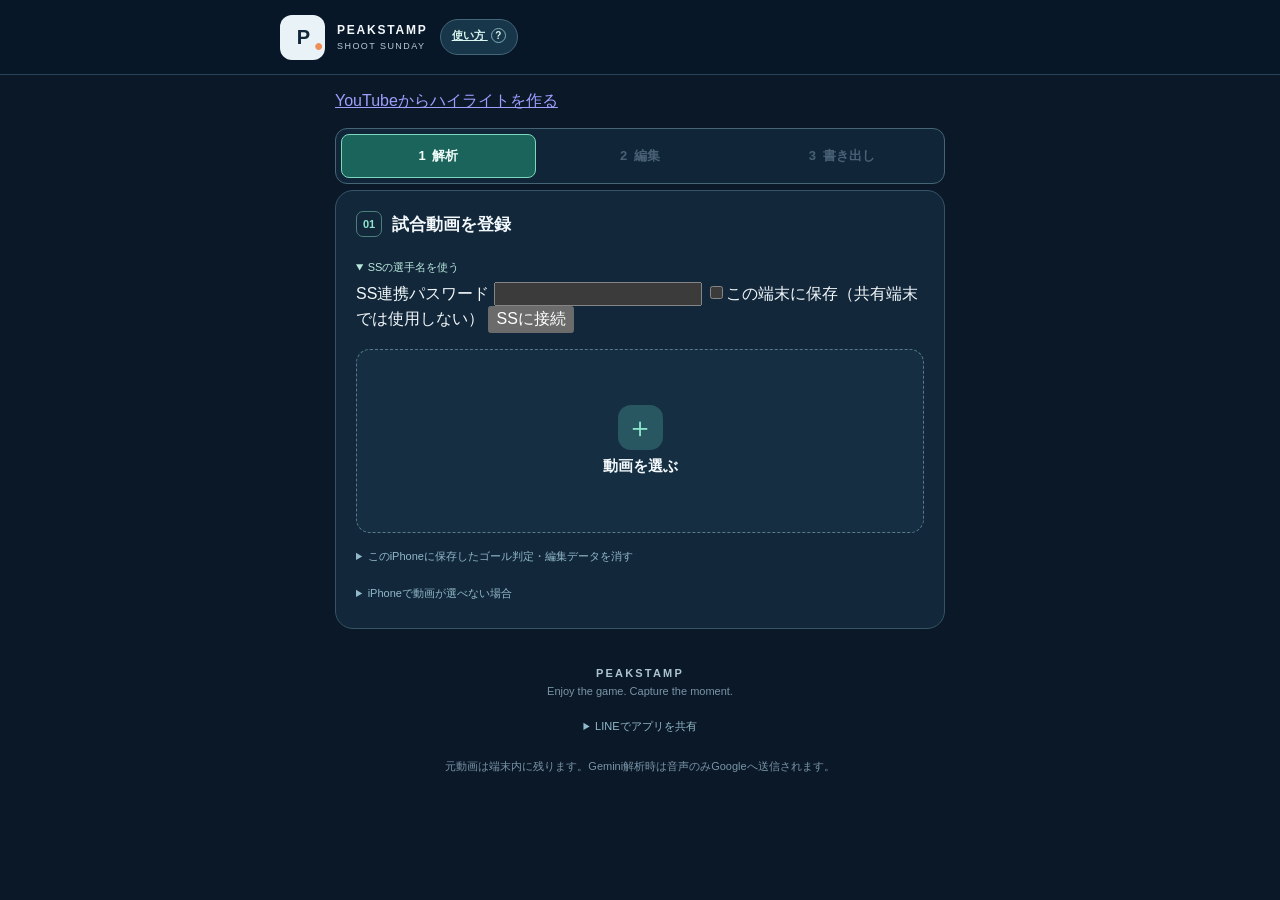
<file: index.html>
<!doctype html>
<html lang="ja">
<head>
  <meta charset="utf-8" />
  <meta name="viewport" content="width=device-width, initial-scale=1, viewport-fit=cover" />
  <meta name="theme-color" content="#091728" />
  <meta name="description" content="試合動画の盛り上がりを音から検出し、ハイライト動画を端末内で作成します。" />
  <title>PeakStamp | Audio Highlights</title>
  <link rel="stylesheet" href="styles.css?v=per-video-timestamps1" />
  <link rel="stylesheet" href="minimal-ui.css?v=youtube-unified1" />
</head>
<body>
  <header class="topbar">
    <div class="brandmark">P<span>•</span></div>
    <div class="brandtext"><strong>PEAKSTAMP</strong><span>SHOOT SUNDAY</span></div>
    <div class="local-pill"><span class="green-dot"></span>動画は端末内</div>
    <a class="header-help" href="./guide.html" target="_blank" rel="noopener noreferrer" aria-label="使い方を別タブで開く">使い方 <span aria-hidden="true">?</span></a><button id="openGuide" type="button" hidden aria-hidden="true" tabindex="-1">簡易ガイド</button>
  </header>
  <main class="page">
    <section class="hero">
      <h1>あの瞬間を、<br/><em>音で見つける。</em></h1>
      <p>試合動画を選ぶだけ。AIで見どころを探して、好きなシーンを1本に。</p>
      <p><a class="plain-link" href="./guide.html" target="_blank" rel="noopener noreferrer">詳しい使い方・困ったときはこちら ↗</a></p>
    </section>
    <p><a href="?youtube=1">YouTubeからハイライトを作る</a></p>
    <nav id="journeyNav" class="journey-nav workflow-nav" aria-label="PeakStampの作業ステップ">
      <button type="button" data-journey-step="0" class="current" aria-current="step">1 <span>解析</span></button>
      <button type="button" data-journey-step="1" disabled>2 <span>編集</span></button>
      <button type="button" data-journey-step="2" disabled>3 <span>書き出し</span></button>
    </nav>
    <p id="workflowStageNotice" class="workflow-stage-notice" role="status" aria-live="polite">動画を選び、AIで見どころを検出します。</p>
    <section class="panel choose-panel" id="choosePanel">
      <div class="panel-label"><span class="number">01</span><h2>試合動画を登録</h2></div>
      <details id="ssAnalysisNames" class="compact-details" hidden open>
        <summary id="ssAnalysisLabel">SSの選手名を使う</summary>
        <label for="ssAnalysisToken">SS連携パスワード</label>
        <input id="ssAnalysisToken" type="password" autocomplete="current-password" autocapitalize="off" spellcheck="false">
        <label><input id="ssAnalysisRemember" type="checkbox">この端末に保存（共有端末では使用しない）</label>
        <button id="ssAnalysisConnect" type="button">SSに接続</button>
        <select id="ssAnalysisEvent" aria-label="SSイベント" hidden><option value="">イベントを選択</option></select>
        <p id="ssAnalysisStatus" role="status"></p>
      </details>
      <label class="upload" id="uploadZone">
        <input id="fileInput" type="file" multiple accept="video/*,.mov,.mp4,.m4v" />
        <span class="upload-icon" aria-hidden="true">＋</span>
        <strong>動画を選ぶ</strong>
        <span>1本につき試合番号を指定</span>
        <small>元動画は送信されません</small>
      </label>
      <div class="compact-details" id="testVideoCachePanel" hidden>
        <button id="testVideoSave" type="button" class="whisper-run">テスト動画を端末に保存</button>
        <button id="testVideoRestore" type="button" class="whisper-run">前回のテスト動画を復元</button>
        <button id="testVideoClear" type="button" class="whisper-run">テスト動画の保存を削除</button>
        <p id="testVideoCacheStatus" class="fine-print" role="status" aria-live="polite">TEST専用。動画はサーバーに送信されません。</p>
      </div>
      <details class="compact-details">
        <summary>このiPhoneに保存したゴール判定・編集データを消す</summary>
        <p class="fine-print">動画ごとにゴールのキープ／不採用・得点／アシスト確認・切り取り・画角の保存情報だけを削除できます。別の動画やGemini解析結果は残ります。</p>
        <a href="./reset-goals.html?v=reset59&returnTab=1" class="plain-link" target="_blank" rel="noopener noreferrer" aria-label="保存されたゴール情報の管理を別タブで開く">保存された動画を確認して削除する →</a>
      </details>
      <details class="compact-details"><summary>iPhoneで動画が選べない場合</summary><p class="photo-picker-tip">長い動画は1本ずつ選択。失敗するときは写真アプリから「未編集のオリジナルを書き出す」でiPhone内に保存して選択してください。</p></details>
      <div class="file-details" id="fileDetails" hidden>
        <div class="file-logo">▶</div>
        <div class="file-info"><strong id="fileName"></strong><span id="fileSize"></span></div>
        <button id="changeFile" class="plain-link" type="button">変更</button>
        <button id="addFiles" class="plain-link" type="button">＋追加</button>
      </div>
      <p id="fileImportTiming" class="file-import-timing" role="status" aria-live="polite" hidden></p>
      <p id="fileImportHelp" class="file-import-help" hidden>「ファイル選択」には写真を探す・選ぶ時間や、iCloudからの取得・iOS側の変換があればその時間も含まれます。iCloud取得だけを個別に計測することはできません。</p>
      <div class="source-board" id="sourceBoard" hidden>
        <div class="source-board-header"><strong>試合番号を確認 · <span id="sourceCount">0</span>本</strong><button id="sortFilesByName" class="source-sort-btn" type="button">ファイル名順に並べ直す</button></div>
        <h3 class="timestamp-heading">タイムスタンプを自分でつける</h3>
        <div id="sourceList" class="source-list"></div>
        <p class="fine-print">途中で撮影が途切れた場合は、続きの動画を追加して「前の動画と同じ試合」を押してください。同じ試合のゴールをまとめて扱い、動画ごとの時刻は保持します。</p>
      </div>
      <div id="videoWrapper" hidden>
        <h3 id="timestampVideoName" class="timestamp-heading" tabindex="-1"></h3>
        <video id="preview" controls playsinline preload="none" hidden></video>
        <button id="acceptHighlight" class="preview-load-button" type="button" hidden disabled>採用</button>
        <output id="acceptHighlightStatus" class="fine-print" role="status"></output>
      </div>
      <p id="loadError" class="error" role="alert" hidden></p>
    </section>

    <section class="panel gemini-primary-panel" id="geminiPrimaryPanel" aria-label="Geminiで音声を解析" hidden>
      <div class="panel-label"><span class="number">02</span><h2>AIでシーンを検出</h2></div>
      <p class="gemini-brief">ゴール・見どころ・選手名をまとめて検出。動画で確認してからキープします。</p>

      <label id="geminiSourceLabel" for="geminiMainSource">解析する動画</label>
      <select id="geminiMainSource" disabled aria-label="Geminiで解析する動画"></select>
      <p id="geminiMainFileHelp" class="fine-print">上からMOV/MP4を選択してください。</p>
      <label for="geminiMainAccess">アクセスコード</label>
      <input id="geminiMainAccess" type="password" autocomplete="off" autocapitalize="off"
             spellcheck="false" placeholder="アクセスコードを入力" />
      <label class="gemini-consent"><input id="geminiRememberDevice" type="checkbox" />この端末にコードを保存（共有端末では使用しない）</label>
      <details class="compact-details gemini-diagnostics">
        <summary>接続できないとき・詳細設定</summary>
        <button id="geminiMainCheck" class="whisper-run gemini-check-button" type="button">接続テスト（課金なし）</button>
        <button id="geminiMainDiagnostic" class="whisper-run gemini-check-button" type="button">音声診断（API料金が発生する場合あり）</button>
      </details>
      <label class="gemini-consent"><input id="geminiMainConsent" type="checkbox" />
        <span>試合中の会話・声を含む音声データがGoogleへ送信されることを了承します。</span>
      </label>
      <div id="geminiStayNotice" class="gemini-stay-notice" role="note" hidden>
        <span class="gemini-stay-icon" aria-hidden="true">!</span>
        <div>
          <strong id="geminiStayTitle">解析中はこの画面を開いたままにしてください</strong>
          <p id="geminiStayDescription">LINEなど他のアプリへ切り替えたり、画面をロックすると解析が止まる場合があります。</p>
        </div>
      </div>
      <fieldset class="gemini-batch-mode" aria-label="解析範囲"><legend>解析する範囲</legend><label><input type="radio" name="geminiBatchMode" value="pending" checked> 未解析動画のみ</label><label><input type="radio" name="geminiBatchMode" value="all"> 全動画を再解析</label></fieldset>
      <details class="compact-details"><summary>詳細設定・初期化</summary><p class="fine-print">このiPhoneの全解析キャッシュとゴール確認情報を削除。元動画とSS登録済みデータは保持します。</p><button id="geminiResetAllCache" type="button" class="whisper-run">全キャッシュとゴール情報を削除</button></details>
      <button id="geminiMainBatch" class="main-button gemini-batch-run" type="button" disabled hidden>選んだ動画をまとめて解析 →</button>
      <button id="geminiMainRun" class="main-button gemini-main-run" type="button" disabled>Geminiで音声解析する →</button>
      <div id="geminiBatchProgress" class="gemini-batch-progress" role="progressbar" aria-label="動画一括解析の進捗" aria-valuemin="0" aria-valuemax="100" aria-valuenow="0" hidden>
        <div class="gemini-batch-head"><strong id="geminiBatchLabel">まとめて解析する動画を準備中</strong><output id="geminiBatchPercent">0%</output></div>
        <div class="gemini-batch-track"><div id="geminiBatchBar"></div></div>
        <small id="geminiBatchDetail">動画を1本ずつ自動処理します</small>
        <p id="geminiBatchEta" class="gemini-time-remaining" aria-live="off">推定残り時間：計測中</p>
      </div>
      <button id="geminiMainForce" class="whisper-run" type="button" hidden>Geminiで再解析（追加料金が発生する場合があります）</button>
      <div id="geminiProgress" class="gemini-progress" role="progressbar" aria-label="Gemini音声解析の進捗" aria-valuemin="0" aria-valuemax="100" aria-valuenow="0" hidden>
        <div class="gemini-progress-top"><strong id="geminiProgressLabel">解析の準備中…</strong><output id="geminiProgressPercent">0%</output></div>
        <div class="gemini-progress-track"><div id="geminiProgressBar"></div></div>
        <small id="geminiProgressDetail">区間完了数に基づく進捗です</small>
        <p id="geminiCurrentEta" class="gemini-time-remaining" aria-live="off">推定残り時間：計測中</p>
      </div>
      <button id="geminiMainCancel" class="cancel-button" type="button" hidden>解析を中止</button>
      <p id="geminiMainStatus" role="status" aria-live="polite" class="gemini-main-status"></p>
      <details id="geminiAdvancedTools" class="workflow-advanced-settings">
        <summary>詳細設定・再解析・接続診断</summary>
        <p class="fine-print">通常の解析には不要です。再解析・接続テスト・診断ログ・予備の音量解析を利用する場合だけ開いてください。</p>
      </details>
      <div class="gemini-diagnostic-export">
        <button id="geminiMainResultCopy" class="whisper-run" type="button" hidden>診断用の解析結果をコピー</button>
        <p id="geminiMainCopyStatus" class="fine-print" role="status" aria-live="polite"></p>
        <textarea id="geminiMainCopyFallback" readonly rows="7" hidden aria-label="診断用解析結果JSON"></textarea>
        <p class="fine-print">音声・動画・APIアクセスコードは含みません。認識された発話やファイル名を含むため共有前に確認してください。</p>
      </div>
      <details class="compact-details gemini-diagnostics">
        <summary>解析方法と注意事項</summary>
        <p class="fine-print">元動画は端末内に残ります。約70秒ごとに音声だけをGoogleへ送信。成功した区間は再利用できます。API利用料や通信料が発生することがあります。Safariを離れると解析が中断される場合があります。</p>
      </details>
    </section>

    <nav id="editorQuickNav" class="editor-quick-nav" aria-label="編集画面内の移動">
      <button type="button" data-editor-jump="goalStatsPanel">⚽ ゴール一覧</button>
      <button type="button" data-editor-jump="resultsPanel">🎞 ハイライト</button>
    </nav>
    <!-- Goal review first: placed directly below analysis, before
         experimental tools and all regular highlight editing. -->
    <section class="panel goal-stats-panel" id="goalStatsPanel" aria-label="PeakStamp内でゴールとアシストを確定" hidden>
      <div class="panel-label"><span class="number">⚽</span><h2>ゴールを編集</h2></div>
      <details id="goalReviewFirstGuide" class="goal-first-guide" hidden>
        <summary>初回ガイド：ゴールの確認方法</summary>
        <ol>
          <li>▶ 再生し、画角（2本指）と切り取り秒数を調整。</li>
          <li>AIが読み取った得点者・アシストを<strong>映像で確認</strong>し、「得点情報を確定」。</li>
          <li>最後に動画のキープ／不採用を押すと次のゴールへ。</li>
        </ol>
      </details>
      <p id="goalStatsSummary" class="goal-review-summary" aria-live="polite"></p>
      <details class="goal-review-library" aria-label="すべてのゴールシーン">
        <summary>ゴール一覧</summary>
        <div class="goal-review-library-head"><strong>⚽ ゴール一覧</strong><small>タップで再編集</small></div>
        <div class="goal-review-library-tabs" role="group" aria-label="ゴール一覧の絞り込み">
          <button id="goalQueuePending" type="button" data-goal-filter="pending" aria-pressed="false">未確認 <span id="goalQueuePendingCount">0</span></button>
          <button id="goalQueueKept" type="button" data-goal-filter="kept" aria-pressed="false">キープ済み <span id="goalQueueKeptCount">0</span></button>
          <button id="goalQueueAll" type="button" data-goal-filter="all" class="is-active" aria-pressed="true">すべて <span id="goalQueueAllCount">0</span></button>
        </div>
        <div class="goal-review-queue-fold">
          <div id="goalStatsList" class="goal-review-list"></div>
          <p id="goalQueueEmpty" class="goal-review-library-empty" hidden></p>
        </div>
      </details>
      <div id="goalStatsStep" class="goal-review-step" aria-live="polite"></div>
      <div id="goalStatsDone" class="goal-review-completed" hidden role="status">
        <strong id="goalStatsDoneText">すべてのゴール動画を判定しました。</strong>
        <p>キープ済みも上の一覧から再編集できます。</p>
        <div class="goal-review-completed-actions">
          <button id="goalStatsDoneToRegular" type="button" class="whisper-run" hidden>ハイライトを確認 →</button>
          <button id="goalStatsDoneAdd" type="button" hidden>ゴールを手動追加</button>
        </div>
      </div>
      <div id="goalStatsViewer" class="goal-review-viewer" hidden>
        <strong id="goalStatsPlayingLabel"></strong>
        <video id="goalStatsPreview" controls playsinline preload="metadata" hidden aria-label="ゴール候補を確認する共通動画プレーヤー"></video>
        <p id="goalStatsVideoStatus" class="fine-print" role="status" aria-live="polite"></p>
      </div>
      <div id="goalStatsEditor" class="goal-review-editor"></div>

      <div id="ssProductionLink" hidden class="goal-review-external-sync" style="margin:15px 0;padding:12px;border:1px solid #508e83;border-radius:11px">
        <strong>⚽ Shoot Sundayアプリとの照合</strong>
        <p class="fine-print">正式な試合・選手を確認して登録します。</p>
        <a href="./sposched-review.html?v=composite-tatsuo1&returnTab=1" target="_blank" rel="noopener noreferrer" class="whisper-run" style="display:inline-block;text-decoration:none">ゴールをSSに登録</a>
      </div>
      <section class="goal-review-external-sync" aria-label="SS登録確認" style="margin:12px 0;padding:12px;border:1px solid #508e83;border-radius:11px">
        <strong id="ssInlineHeading">⚽ SS登録</strong>
        <p id="ssInlineSummary" class="fine-print" role="status">ゴール確認後、ここで登録内容を確認できます。</p>
        <p id="ssExternalScoreNotice" class="fine-print" hidden>対外試合の相手チームの得点は、SS側で記録してください。</p>
        <p id="ssInlineStatus" class="fine-print" role="status" aria-live="polite"></p>
        <button id="ssInlinePreview" type="button" class="main-button">登録内容を確認</button>
        <div id="ssInlineMatches" class="fine-print" hidden></div>
        <button id="ssInlineInspect" type="button" class="whisper-run">登録結果を確認</button>
        <button id="ssInlineHistory" type="button" class="whisper-run">登録履歴を確認（書き込みなし）</button>
        <div hidden aria-hidden="true"><a href="./sposched-review.html?v=composite-tatsuo1&returnTab=1" target="_blank" rel="noopener noreferrer" tabindex="-1">旧画面（非表示の互換リンク）</a></div>
      </section>
      <details class="goal-review-export">
        <summary>確定データを共有・保存</summary>
        <p class="fine-print">確定したゴール・アシストを保存できます。</p>
        <button id="goalStatsExport" class="main-button" type="button" disabled>iPhone：確定JSONを共有・保存</button>
        <button id="goalStatsCopy" class="whisper-run" type="button" disabled>確定JSONをコピー</button>
        <button id="goalStatsShow" class="whisper-run" type="button" disabled>JSONを表示</button>
        <div id="goalStatsJsonArea" hidden>
          <label for="goalStatsJson">確認済みゴール情報のJSON（長押しでコピー可能）</label>
          <textarea id="goalStatsJson" rows="8" readonly spellcheck="false"></textarea>
        </div>
      </details>
      <p id="goalStatsStatus" role="status" aria-live="polite" class="gemini-main-status"></p>
      <button id="workflowToExport" class="workflow-next-btn" type="button">書き出しへ進む →</button>
    </section>

    <details class="panel gemini-callout-panel" id="geminiCalloutPanel" hidden>
      <summary>🧪 実験：試合開始・「○○さんゴール」を文字で拾う</summary>
      <p class="fine-print">既存のゴール・シュート候補検出とは別の音声解析です。撮影者が「1対2」「1と2」「1番と2番」「青と赤」などの対戦宣言や「山田さんゴール！」と話したかを、発言時刻と原文で確認します。SSアプリへの登録は行いません。</p>
      <div class="callout-input-row">
        <label>調べる動画
          <select id="calloutSource" aria-label="実況文字起こしの対象動画"></select>
        </label>
        <label>解析する範囲
          <select id="calloutScope">
            <option value="first">動画の冒頭70秒（まず試す）</option>
            <option value="whole">動画全体（最大10分・追加料金）</option>
          </select>
        </label>
      </div>
      <p class="fine-print">上のGeminiアクセスコードと「音声をGoogleへ送信する」同意を利用します。別途Gemini APIリクエストが発生し、API利用料がかかる場合があります。元動画は送らず音声だけを送信します。</p>
      <button id="calloutRun" class="main-button" type="button" disabled>実況を文字で拾う（API料金あり）</button>
      <button id="calloutRerun" class="whisper-run" type="button" hidden>再解析する（追加料金）</button>
      <button id="calloutStop" class="cancel-button" type="button" hidden>実況テストを中止</button>
      <p id="calloutProgress" role="status" class="fine-print" hidden></p>
      <p id="calloutStatus" role="status" class="gemini-main-status"></p>
      <div id="calloutResultArea" hidden>
        <strong id="calloutCount">検出 0件</strong>
        <p class="fine-print">音声の書き起こしは誤る場合があります。「1対2」は得点結果とは限りません。実際の音声を聞いて評価してください。</p>
        <video id="calloutPreview" controls playsinline preload="none" hidden aria-label="文字起こし位置を確認する元動画"></video>
        <div id="calloutList" class="callout-list"></div>
        <label for="calloutMissed">聞き逃し・未検出の発言（任意メモ）</label>
        <textarea id="calloutMissed" rows="3" maxlength="3000" placeholder="例：04:35 山田さんゴール、Geminiは検出できず"></textarea>
        <div class="callout-export-options">
          <button id="calloutExport" class="main-button" type="button" disabled>iPhone：共有してファイル保存</button>
          <button id="calloutCopy" class="whisper-run" type="button" disabled>JSONをコピー（ChatGPTに貼り付け）</button>
          <button id="calloutShow" class="whisper-run" type="button" disabled>JSONの中身を表示</button>
          <button id="calloutDownload" class="whisper-run" type="button" disabled>PC：JSONをダウンロード</button>
        </div>
        <div id="calloutJsonArea" class="callout-json-area" hidden>
          <label for="calloutRawJson">JSONテキスト（長押しで「すべてを選択」→「コピー」できます）</label>
          <textarea id="calloutRawJson" rows="8" readonly spellcheck="false" aria-label="実況解析結果のJSONテキスト"></textarea>
        </div>
        <p class="fine-print">iPhoneでは「共有してファイル保存」→共有メニューの「ファイルに保存」を選んでください。保存できない場合は「JSONをコピー」が使えます。動画・音声そのものは含みません。</p>
      </div>
    </details>

    <details class="legacy-audio-details">
      <summary>予備：無料の音量解析を使う（Geminiを使わない場合）</summary>
    <section class="panel settings-panel" id="settingsPanel">
      <div class="panel-label"><span class="number">予備</span><h2>従来の音量解析</h2></div>
      <div class="setting-head"><span>検出感度</span><span class="sub-label">音量変化のしきい値</span></div>
      <div class="segmented" role="group" aria-label="検出感度">
        <button data-sensitivity="sensitive" type="button">多めに拾う</button>
        <button class="active" data-sensitivity="normal" type="button" aria-pressed="true">標準</button>
        <button data-sensitivity="strict" type="button">厳選</button>
      </div>
      <div class="controls">
        <label>歓声の何秒前から？ <strong><output id="leadValue">4秒</output></strong>
          <input id="leadInput" type="range" min="0" max="15" step="1" value="4" />
        </label>
        <label>最大検出件数 <strong><output id="maxValue">8件</output></strong>
          <input id="maxInput" type="range" min="3" max="15" step="1" value="8" />
        </label>
      </div>
      <button class="main-button" id="analyzeButton" disabled type="button"><span class="icon-wave">⌁</span> 音声を解析する <span aria-hidden="true">→</span></button>
      <button class="cancel-button" id="cancelButton" hidden type="button">解析を中止</button>
      <div class="progress-area" id="progressArea" hidden aria-live="polite">
        <div class="progress-label"><span id="progressLabel">解析準備中…</span><span id="progressPercent">0%</span></div>
        <div class="progress-track"><div id="progressBar"></div></div>
      </div>
      <p id="analysisError" class="error" role="alert" hidden></p>
      <p class="fine-print">AI・サーバー・ログイン不要。音量変化に加え、音の持続性・音域・背景ノイズの特徴で候補を選定します。会話や工事音が混じる場合は「厳選」、見どころを見逃した場合は「多めに拾う」を試してください。音の意味やゴールそのものは認識しません。</p>
    </section>

    </details>

    <section class="panel results-panel" id="resultsPanel" hidden>
      <div class="panel-label"><span class="number">03</span><h2>ハイライト</h2></div>
      <div id="standardReviewArea">
      <div class="result-summary"><strong id="resultCount">0</strong><span>件の優先候補があります</span></div>

      <p id="multiWaveNotice" class="fine-print" hidden>波形は全動画をつなげた表示です。オレンジ線は各動画の検出位置を示します。</p>
      <div class="waveform-wrap"><p id="analysisCoverage" role="status"></p>
      <canvas id="waveCanvas" height="110" aria-label="音声の音量グラフ"></canvas><div class="wave-label"><span>00:00</span><span id="waveEnd">00:00</span></div></div>
      <div id="emptyResults" class="empty-results" hidden>指定した感度では見どころを検出できませんでした。「多めに拾う」に切り替えて再解析するか、音声が入っているかご確認ください。</div>
      <p class="list-help">▶ 再生 → 調整 → キープ</p>
      <div class="selected-overview">
        <strong>採用するシーン：<span id="selectedCount">0</span>件</strong>
        <div id="selectedSummary" class="selected-summary" hidden></div>
      </div>
      <div class="edit-transfer-actions">
        <button id="exportEditData" type="button" class="main-button" disabled>HS向け編集データを書き出す（JSON）</button>
        <p class="fine-print">キープ済みシーンの確定した開始・終了秒数を保存します。動画ファイル自体は含まれません。</p>
        <p id="exportEditStatus" role="status" aria-live="polite"></p>
      </div>
      <div class="review-tabs" role="group" aria-label="シーンの表示切り替え">
        <button id="tabAll" type="button" class="review-tab active" data-review-tab="all" aria-pressed="true">未判断 <span id="tabAllCount">0</span></button>
        <button id="tabKept" type="button" class="review-tab" data-review-tab="kept" aria-pressed="false">キープ済み <span id="tabKeptCount">0</span></button>
        <button id="tabOther" type="button" class="review-tab" data-review-tab="other" aria-pressed="false">その他の候補 <span id="tabOtherCount">0</span></button>
        <button id="tabReviewed" type="button" class="review-tab" data-review-tab="reviewed" aria-pressed="false">すべて <span id="tabReviewedCount">0</span></button>
      </div>
      <p class="fine-print">未判断にはゴールと「ナイシュー・ナイスキー・惜しい」系を優先表示します。他の反応は「その他の候補」、判定済みを含む全候補は「すべて」で確認できます。編集済みの場面は残ります。</p>
      <p id="reviewProgress" class="review-progress" role="status" aria-live="polite"></p>
      <p id="reviewEmpty" class="empty-results" hidden>キープしたシーンはまだありません。「未判断」タブから選んでください。</p>
      <div id="highlightList" class="highlight-list"></div>
      <details id="missingGoalFallback" class="missing-goal-fallback">
        <summary>ゴール一覧にもハイライトにも見つからない場合</summary>
        <p>該当するシーンがハイライトにある場合は、そのカードの「＋ このシーンをゴールとして追加」を使ってください。<strong>どちらにも見つからない場合だけ</strong>、元動画とゴール時刻を指定して追加できます。</p>
      <div class="goal-review-manual-add">
        <div id="goalStatsManualWrap" hidden>
          <label for="goalStatsManualSource">手動追加先の動画</label>
          <select id="goalStatsManualSource"></select>
        </div>
        <button id="goalStatsAdd" class="whisper-run" type="button">＋ 見逃したゴールを手動追加</button>
      </div>
      </details>
      </div>
      <details class="extra-analysis-tools">
        <summary>その他の実験ツール（詳細を開く）</summary>
        <p class="fine-print">以前のAI再評価・映像探索・Whisperなどを使う場合に開いてください。</p>
      <section id="aiRerankPanel" class="whisper-experiment" aria-label="AIハイライト再評価の実験">
        <div class="whisper-experiment-head"><strong>β AI広域探索 — 新しいシーンを発見</strong><span>任意・無料</span></div>
        <p>従来の上位5件の並べ替えではなく、音声データから最大20件の候補を探索。通常より高感度な音響検出と短い間隔のピーク検出を使い、従来の候補外の場面も探します。</p>
        <button id="aiRerankButton" class="whisper-run" type="button" disabled>最大20件の見どころを広域探索</button>
        <small id="aiRerankHelp" class="whisper-disclaimer">先に音声を解析して候補を作成してください。初回は追加モデルの取得が必要です。iPhoneでは時間がかかる場合があります。</small>
        <p id="aiRerankStatus" class="whisper-status" role="status" aria-live="polite"></p>
        <div id="aiRerankResults" class="whisper-output" hidden></div>
        <small class="whisper-disclaimer">新しく探した候補は通常のシーン一覧に自動追加しません。上位5件に加え、その他の候補も展開して再生・評価できます。Whisperは最大10件、声の検査は最大20件を対象にします。モデル取得以外で元動画・音声は送信せず、評価はこの端末内に保存されます。映像自体をAIで認識する機能ではありません。</small>
      </section>
      <details class="legacy-gemini-details">
        <summary>旧Gemini手動比較（必要な場合だけ開く）</summary>
      <section id="cloudAudioPanel" class="whisper-experiment" aria-label="クラウド音声AI比較実験">
        <div class="whisper-experiment-head"><strong>β クラウド音声AI比較 — Gemini</strong><span>音声だけ・任意</span></div>
        <p>550MBの動画をアップロードせず、<strong>音声だけをM4Aに取り出し</strong>、Geminiで歓声・「ナイシュー」などの反応時刻を解析。AIの結果とPeakStampの候補を比較する初回実験です。</p>
        <label for="cloudAudioSourcePicker">実験する動画（1回1本）</label>
        <select id="cloudAudioSourcePicker" disabled></select>
        <label for="cloudAudioMode">音声取り出し方法</label>
        <select id="cloudAudioMode">
          <option value="fast" selected>高速：音声のみコピー（音質を維持・推奨）</option>
          <option value="small">軽量：48kbps AACで圧縮（処理に時間がかかる場合あり）</option>
        </select>
        <button id="cloudAudioExtract" type="button" class="whisper-run" disabled>① 音声だけ取り出す</button>
        <p id="cloudAudioStatus" class="whisper-status" role="status" aria-live="polite"></p>
        <div id="cloudAudioReady" class="whisper-output" hidden>
          <strong id="cloudAudioFileInfo"></strong>
          <audio id="cloudAudioPlayback" controls preload="none" style="width:100%;margin:8px 0"></audio>
          <button id="cloudAudioShare" type="button" class="whisper-run">↑ iPhoneの「ファイルに保存」で音声を保存</button>
          <button id="cloudAudioDownload" type="button" class="whisper-run">↓ M4A音声をダウンロード</button>
          <a id="cloudAudioFallback" download class="save-fallback" hidden>保存されない場合はこちらを長押し</a>
        </div>
        <div class="cloud-audio-steps">
          <p><strong>② Geminiで音声解析</strong>（初回はAPIキー不要）</p>
          <button id="cloudAudioCopyPrompt" type="button" class="whisper-run" disabled>Geminiへの解析指示を表示・コピー</button>
          <div id="cloudAudioPromptArea" class="cloud-audio-prompt-area" hidden>
            <label for="cloudAudioPromptText">Geminiへ貼り付ける解析指示（コピーできない場合もここから取得できます）</label>
            <textarea id="cloudAudioPromptText" rows="8" readonly spellcheck="false" aria-label="Geminiへの解析指示"></textarea>
            <button id="cloudAudioSelectPrompt" type="button" class="whisper-run">↑ 指示文を全選択する</button>
            <p id="cloudAudioCopyStatus" class="whisper-status" role="status" aria-live="polite"></p>
            <small class="whisper-disclaimer">iPhoneで自動コピーできない場合は「指示文を全選択する」を押し、表示されたテキストを長押しして「コピー」を選んでください。指示文は常にこの欄に残ります。</small>
          </div>
          <a class="whisper-run cloud-audio-open" href="https://aistudio.google.com/prompts/new_chat" target="_blank" rel="noopener noreferrer">Google AI Studioを開く ↗</a>
          <a class="cloud-audio-open-alt" href="https://gemini.google.com/app" target="_blank" rel="noopener noreferrer">AI StudioがiPhoneで使えない場合：Geminiを開く ↗</a>
          <small class="whisper-disclaimer">Google AI StudioでGemini 2.5 Flashなどの音声対応モデルを選び、保存したM4A音声をアップロードして、コピーした指示を貼り付けて実行。GeminiのJSON回答をコピーします。</small>
          <label for="cloudAudioPaste">③ Geminiが返したJSONをここに貼り付け</label>
          <textarea id="cloudAudioPaste" rows="5" placeholder='{"events":[{"reaction_time_seconds":123.4, ...}]}'></textarea>
          <button id="cloudAudioCompare" type="button" class="whisper-run" disabled>PeakStampの候補と比較する</button>
          <small class="whisper-disclaimer">確認画面は1つの動画プレーヤーを使い回し、候補を切り替えます。「前の候補／次の候補」「−5秒／＋5秒」で確認できます。選択した評価とGemini回答は端末内に自動保存します。</small>
          <p id="cloudAudioCompareStatus" class="whisper-status" role="status" aria-live="polite"></p>
          <div id="cloudAudioResults" class="whisper-output" hidden></div>
        </div>
        <small class="whisper-disclaimer">PeakStamp自身は音声も動画も送信しません。音声M4AをGoogle AI Studioへアップロードする場合のみ、音声データがGoogleへ送信されます。会話などが含まれる場合はアップロード前にご確認ください。現在は手動の比較実験で、API自動連携や課金はありません。音だけではシュート・ゴールの発生を確定できません。</small>
      </section>
      </details>
      <section id="videoExplorePanel" class="whisper-experiment" aria-label="映像探索ベータ（カメラ追尾対応）">
        <div class="whisper-experiment-head"><strong>β 映像探索 — カメラ追尾対応</strong><span>無料・端末内</span></div>
        <p>手持ちスマホの左右追尾に対応するため、低解像度のフレームからカメラの移動を推定・補正して、映像に変化のある場面を探します。<strong>ボール・ゴール・シュートそのものを認識するAIではなく、試験的な候補探索です。</strong></p>
        <label for="videoSourcePicker">映像解析する動画（1回1本）</label>
        <select id="videoSourcePicker" disabled aria-label="映像探索の対象動画"></select>
        <label for="videoExploreMode">解析モード</label>
        <select id="videoExploreMode">
          <option value="standard" selected>標準：最大150フレーム（iPhone推奨）</option>
          <option value="detail">詳細：最大280フレーム（時間がかかります）</option>
        </select>
        <button id="videoExploreButton" class="whisper-run" type="button" disabled>この動画を映像で探索</button>
        <button id="videoExploreCancel" class="video-explore-cancel" type="button" hidden>探索を停止</button>
        <small id="videoExploreHelp" class="whisper-disclaimer">先に音声を解析し、動画を選択してください。</small>
        <p id="videoExploreStatus" class="whisper-status" role="status" aria-live="polite"></p>
        <div id="videoExploreResults" class="whisper-output" hidden></div>
        <small class="whisper-disclaimer">新たなAIモデル・有料API・サーバー処理は使用しません。元動画は送信せず、Safari内で解析。初回検証ではまず短い動画と標準モードを試してください。iPhoneでの速度、手持ちブレへの耐性、シュート検出率は未検証です。通常のキープ／不採用／書き出しには反映しません。</small>
      </section>
      <section id="whisperExperiment" class="whisper-experiment" aria-label="AI文字起こしの実験">
        <div class="whisper-experiment-head"><strong>β AI文字起こし（実験）</strong><span>任意・無料</span></div>
        <p>音声ピークの前後約16秒だけをiPhone内で日本語文字起こし。まず1シーンずつ精度を確認できます。候補の判定や動画編集には自動反映しません。</p>
        <label for="whisperTarget">試すシーン</label>
        <select id="whisperTarget" disabled aria-label="文字起こしするシーン"></select>
        <button id="whisperButton" class="whisper-run" type="button" disabled>このシーンをWhisperで文字起こしする</button>
        <p id="whisperStatus" class="whisper-status" role="status" aria-live="polite"></p>
        <div id="whisperOutput" class="whisper-output" hidden></div>
        <small class="whisper-disclaimer">初回のみAIモデル（大きなデータ）をダウンロードします。Wi-Fi推奨。動画・音声は送信しません。認識結果は誤認識の可能性があり、歓声のみは検出できない場合があります。iPhone Safariでの動作は検証中です。</small>
      </section>

      </details>
      <div class="comment-section" hidden aria-hidden="true">
        <div class="comment-heading"><strong id="commentHeading">YouTubeコメント用</strong><span>そのまま貼り付け</span></div>
        <p id="commentHelp" class="fine-print" hidden>各動画の元の時刻を表示します。動画ごとに「この動画の時刻をコピー」も使えます。</p>
        <textarea id="commentText" rows="7" spellcheck="false" aria-label="YouTubeコメント用テキスト"></textarea>
        <button class="main-button copy-button" id="copyButton" type="button">▢　コメントをコピー <span aria-hidden="true">↗</span></button>
        <p id="copyStatus" class="copy-status" role="status" aria-live="polite"></p>
      </div>
    </section>

    <details id="advancedTools" class="panel workflow-experiments" hidden aria-hidden="true">
      <summary>旧実験ツール（非表示）</summary>
      <p class="fine-print">実況テスト、映像探索、旧式の解析などは必要なときだけ利用してください。通常のゴール／ハイライト編集では開く必要はありません。</p>
    </details>
    <section class="panel montage-panel" id="montagePanel" hidden>
      <div class="panel-label"><span class="number">03</span><h2>動画を書き出す</h2></div>
      <button id="workflowBackToEdit" class="workflow-back-btn" type="button">← 編集に戻る</button>
      <div class="export-steps">
        <strong>仕上げは3ステップ</strong>
        <p><b>① タイトル</b> 最初の数秒に文字を入れます。タイトルだけ、または画像・動画を使ったイントロも選べます。</p>
        <p><b>② 書き出す</b> MP4を作成したら完成動画を再生して確認。</p>
        <p><b>③ 保存・共有</b> iPhoneに保存し、HS向けJSONを幹事に共有してください。</p>
      </div>

      <fieldset class="intro-presentation-picker">
        <legend>タイトルの見せ方</legend>
        <label><input type="radio" name="introPresentation" value="overlay" checked />
          <span><strong>最初のシーンに重ねる</strong><small>おすすめ · 試合音声をそのまま使用</small></span>
        </label>
        <label><input type="radio" name="introPresentation" value="card" />
          <span><strong>5秒イントロを入れる</strong><small>画像・動画も設定可能</small></span>
        </label>
      </fieldset>
      <label class="montage-label" for="montageTitle">タイトル文字</label>
      <div class="montage-presets" role="group" aria-label="タイトルのテンプレート">
        <button type="button" class="active" data-montage-title="GOALS!">GOALS!</button>
        <button type="button" data-montage-title="HIGHLIGHTS!">HIGHLIGHTS!</button>
        <button type="button" data-montage-title="BEST PLAYS!">BEST PLAYS!</button>
      </div>
      <input class="montage-title-input" id="montageTitle" maxlength="32" value="GOALS!" aria-label="冒頭に表示する文字" />
      <div class="montage-typography">
        <label class="montage-label" for="titleFont">タイトルのフォント</label>
        <select id="titleFont">
          <option value="impact">インパクト（太字）</option>
          <option value="modern">モダン（ゴシック）</option>
          <option value="serif">セリフ体（クラシック）</option>
          <option value="mono">モノスペース</option>
        </select>
        <label class="montage-label" for="titleSize">文字サイズ <strong id="titleSizeValue">100%</strong></label>
        <input id="titleSize" type="range" min="60" max="150" value="100" step="5" />
      </div>

      <section class="intro-customizer" aria-label="イントロ素材を編集">
        <div class="intro-section-heading"><strong>イントロをカスタマイズ</strong><span id="introDurationLabel">シーン先行再生・3秒</span></div>
        <div id="introCardBackgroundSettings" hidden>
        <fieldset class="intro-background-modes">
          <legend>背景を選択</legend>
          <label><input type="radio" name="introBackgroundMode" value="default" checked /> デフォルト</label>
          <label><input type="radio" name="introBackgroundMode" value="image" /> 静止画</label>
          <label><input type="radio" name="introBackgroundMode" value="video" /> 動画</label>
        </fieldset>
        <label id="introImagePicker" class="intro-file-picker" hidden>背景画像を選択（JPG / PNG / WebP）
          <input type="file" id="introImageFile" accept="image/jpeg,image/png,image/webp" />
        </label>
        <label id="introVideoPicker" class="intro-file-picker" hidden>背景動画を選択（MP4 / MOV）
          <input type="file" id="introVideoFile" accept="video/*,.mp4,.mov,.m4v" />
        </label>
        <p id="introBackgroundName" class="intro-asset-name">デフォルトの背景を使用</p>
        </div>
        <div class="intro-overlay-input">
          <label for="introOverlayFile">文字・ロゴの透過PNG</label>
          <input type="file" id="introOverlayFile" accept="image/png" />
          <button id="introOverlayClear" type="button" class="intro-small-button" hidden>PNGを削除</button>
          <p id="introOverlayName" class="intro-asset-name">未設定：下のタイトル文字を使用</p>
        </div>
        <div class="intro-preview-header">
          <strong>イントロプレビュー</strong>
          <button type="button" id="introPlay" class="intro-small-button">▶ 5秒再生</button>
        </div>
        <div class="intro-preview-frame" id="introPreviewFrame">
          <canvas id="introCanvas" width="640" height="360" aria-label="背景と文字タイトルまたは透過PNGの配置プレビュー"></canvas>
          <video id="introVideoPreview" muted playsinline preload="metadata" hidden></video>
          <video id="introFirstScenePreview" muted playsinline preload="metadata" hidden></video>
        </div>
        <p class="intro-help" id="introPreviewHelp">最初のシーンにタイトルを重ねます。ドラッグで位置を変更できます。プレビューはミュートですが、完成MP4では試合音声も再生されます。</p>
        <p class="intro-error" id="introError" role="alert" hidden></p>
        <div id="introPlacementControls" class="intro-placement-controls">
          <span id="introPositionLabel">文字を指でドラッグして位置を調整</span>
          <button type="button" id="introCenterPosition" class="intro-small-button">中央に戻す</button>
        </div>
        <div id="introOverlayControls" hidden>
          <label class="montage-label" for="introOverlayScale">PNGのサイズ <strong id="introScaleValue">60%</strong></label>
          <input class="montage-slider" id="introOverlayScale" type="range" min="20" max="100" step="5" value="60" />
        </div>
        <p class="intro-help">PNGを使うと文字タイトルの代わりに表示されます。</p>
      </section>

      <p class="fine-print">新規候補の切り抜きはピークの4秒前〜2秒後（初期6秒）。共通タイムラインで開始・終了を直接調整できます。</p>
      <div class="montage-summary"><span id="montageSelected">0シーンを結合</span><span id="montageLength">完成：約00:05</span></div>

      <fieldset class="quality-picker">
        <legend>出力画質</legend>
        <label><input type="radio" name="exportQuality" value="high" checked /><span><strong>高画質 1080p / 30fps</strong><small>おすすめ・高ビットレート（書き出しに時間がかかります）</small></span></label>
        <label><input type="radio" name="exportQuality" value="standard" /><span><strong>標準 720p / 30fps</strong><small>画質と容量のバランスを重視</small></span></label>
        <label><input type="radio" name="exportQuality" value="compact" /><span><strong>省容量 540p / 30fps</strong><small>容量不足時におすすめ・画質は低下します</small></span></label>
      </fieldset>
      <div class="storage-estimate" aria-live="polite">
        <div><strong>完成動画の推定サイズ</strong><strong id="montageSizeEstimate">—</strong></div>
        <p>動画の推定ファイルサイズです。Safariの作業用メモリや端末の実際の空き容量は含みません。</p>
      </div>
      <details class="storage-tips">
        <summary>iPhoneの容量が足りないときは？</summary>
        <p>まず「省容量 540p」を選び、シーン数や切り取り時間を減らしてください。元動画は削除されません。十分な空き容量を確保できない場合は、PCなど空き容量の多い端末での編集をおすすめします。</p>
        <p>iPhoneの空き容量は「設定 → 一般 → iPhoneストレージ」で確認できます。ファイルに保存する前に完成動画を確認し、不要な古い動画を整理する場合もバックアップを確認してください。</p>
        <p>クラウドを保存先に選んでも、一時的に端末内の空き容量が必要になることがあります。</p>
      </details>
      <button class="main-button montage-export" type="button" id="montageExport" disabled>▶ ハイライト動画を作成する</button>
      <button class="cancel-button" type="button" id="montageCancel" hidden>書き出しを中止</button>
      <p id="montageWakeHelp" hidden>書き出しが終わるまで、この画面を開いたままにしてください</p>
      <div class="progress-area" id="montageProgress" hidden aria-live="polite">
        <div class="progress-label"><span id="montageStatus"></span><span id="montagePercent">0%</span></div>
        <div class="progress-track"><div id="montageBar"></div></div>
      </div>
      <p id="montageError" class="error" role="alert" hidden></p>
      <video id="montagePreview" controls playsinline hidden aria-label="完成したハイライト動画"></video>
      <button id="montageShare" class="main-button montage-share" type="button" hidden>↑ iPhoneに保存・共有</button>
      <a id="montageDownload" class="main-button montage-download" hidden download="PeakStamp.mp4">↓ MP4をダウンロード</a>
      <a id="montageOpen" class="save-fallback" target="_blank" rel="noopener" hidden>動画を別タブで開く（保存できない場合）</a>
      <p id="montageSaveHelp" class="save-help" hidden>iPhoneでは「iPhoneに保存・共有」から共有メニューを開き、「ビデオを保存」または「ファイルに保存」を選択してください。うまくいかない場合は「動画を別タブで開く」を試してください。</p>
      <p id="montageSaveStatus" class="save-status" role="status" aria-live="polite"></p>
      <section id="hsJsonReminder" class="hs-json-reminder" hidden>
        <strong>最後に：HS用JSONを幹事へ</strong>
        <p>Instagramリール制作に必要な、キープ済みシーンの開始・終了時刻と編集情報です。完成動画とあわせて共有してください。</p>
        <button id="hsJsonShareFinal" class="main-button" type="button">HS用データを送る</button>
        <p id="hsJsonReminderStatus" role="status" aria-live="polite"></p>
      </section>
      <p class="fine-print">動画・音声は端末内で処理し、PeakStampのサーバーには送信しません。最初は30秒ほどの素材で試してください。iPhoneのOS・動画形式によってはMP4の書き出しに対応しない場合があります。長時間の処理中はSafariを閉じないでください。</p>
    </section>
    <footer><strong>PEAKSTAMP</strong><span>Enjoy the game. Capture the moment.</span>
            <details class="compact-details share-details">
        <summary>LINEでアプリを共有</summary>
        <div class="line-share-row">
          <button id="lineShareCopy" type="button" class="line-share-copy">共有リンクをコピー ↗</button>
          <span id="lineShareStatus" role="status" aria-live="polite" class="line-share-status"></span>
          <input id="lineShareFallback" class="line-share-fallback" type="text" readonly aria-label="LINEで送るURL" hidden />
        </div>
      </details>
      <p>元動画は端末内に残ります。Gemini解析時は音声のみGoogleへ送信されます。</p>
    </footer>
  </main>
  <aside id="undoReview" class="review-undo-toast" hidden aria-live="polite">
    <span id="undoReviewText">シーンを不採用にしました</span>
    <button id="undoReviewButton" type="button">元に戻す</button>
  </aside>
  <div id="firstRunOverlay" class="first-run-overlay" role="dialog" aria-modal="true" aria-labelledby="guideTitle" aria-describedby="guideDescription" hidden>
    <div class="first-run-card">
      <div class="first-run-top"><span>PEAKSTAMP GUIDE</span><span id="guideCounter">1 / 3</span></div>
      <div class="first-run-art" aria-hidden="true"><span>▣</span><span>✦</span><span>▶</span></div>
      <h2 id="guideTitle">動画を選ぶ</h2>
      <p id="guideDescription">試合動画を選んでください。</p>
      <div class="first-run-dots" aria-label="ガイドのステップ">
        <button type="button" data-guide-step="0" class="active" aria-label="ガイド1: 動画を選ぶ">1</button>
        <button type="button" data-guide-step="1" aria-label="ガイド2: Gemini解析">2</button>
        <button type="button" data-guide-step="2" aria-label="ガイド3: 編集・保存">3</button>
      </div>
      <button id="guideNext" type="button" class="main-button first-run-next">次へ →</button>
      <button id="guideSkip" type="button" class="first-run-skip">スキップ</button>
    </div>
  </div>
  <div id="journeyDialog" class="journey-dialog" role="dialog" aria-modal="true" aria-labelledby="journeyDialogTitle" aria-describedby="journeyDialogBody" hidden>
    <div class="journey-dialog-card">
      <button id="journeyDialogDismiss" type="button" class="journey-dialog-dismiss" aria-label="閉じる">×</button>
      <h2 id="journeyDialogTitle"></h2>
      <p id="journeyDialogBody"></p>
      <div class="journey-dialog-actions">
        <button id="journeyDialogPrimary" class="main-button" type="button"></button>
        <button id="journeyDialogSecondary" class="whisper-run" type="button" hidden></button>
        <button id="journeyDialogRegister" type="button" class="whisper-run" hidden>ゴールをSSに登録</button>
      </div>
    </div>
  </div>
  <!-- Secondary settings stay in this document: iPhone Safari must not lose
       browser-owned MOV File objects when coming back from another page. -->
  <div id="settingsOverlay" class="settings-inline-overlay" role="dialog"
       aria-modal="true" aria-labelledby="settingsOverlayTitle" hidden>
    <div class="settings-inline-sheet">
      <header class="settings-inline-head">
        <strong id="settingsOverlayTitle">詳細設定</strong>
        <button id="settingsOverlayClose" class="settings-inline-close" type="button">← 編集中の動画に戻る</button>
      </header>
      <iframe id="settingsOverlayFrame" title="詳細設定" loading="eager"></iframe>
    </div>
  </div>
  <script type="module" src="app.mjs?v=per-video-timestamps1"></script>
<dialog id="matchReview" aria-labelledby="matchReviewTitle" style="max-width:94vw;color:inherit;background:#112c3b;border:1px solid #59828a;border-radius:14px"><form><h2 id="matchReviewTitle">試合を確認</h2><fieldset style="border:0;padding:0"></fieldset><output role="status"></output><button class="main-button" type="submit">確定して次へ</button></form></dialog>
<style>#matchReview strong{display:block;margin-top:.8em}#matchReview input{width:40%;padding:.65em}#matchReview button{margin-top:1em}#matchReview::backdrop{background:#071321cc}</style></body>
</html>
</file>
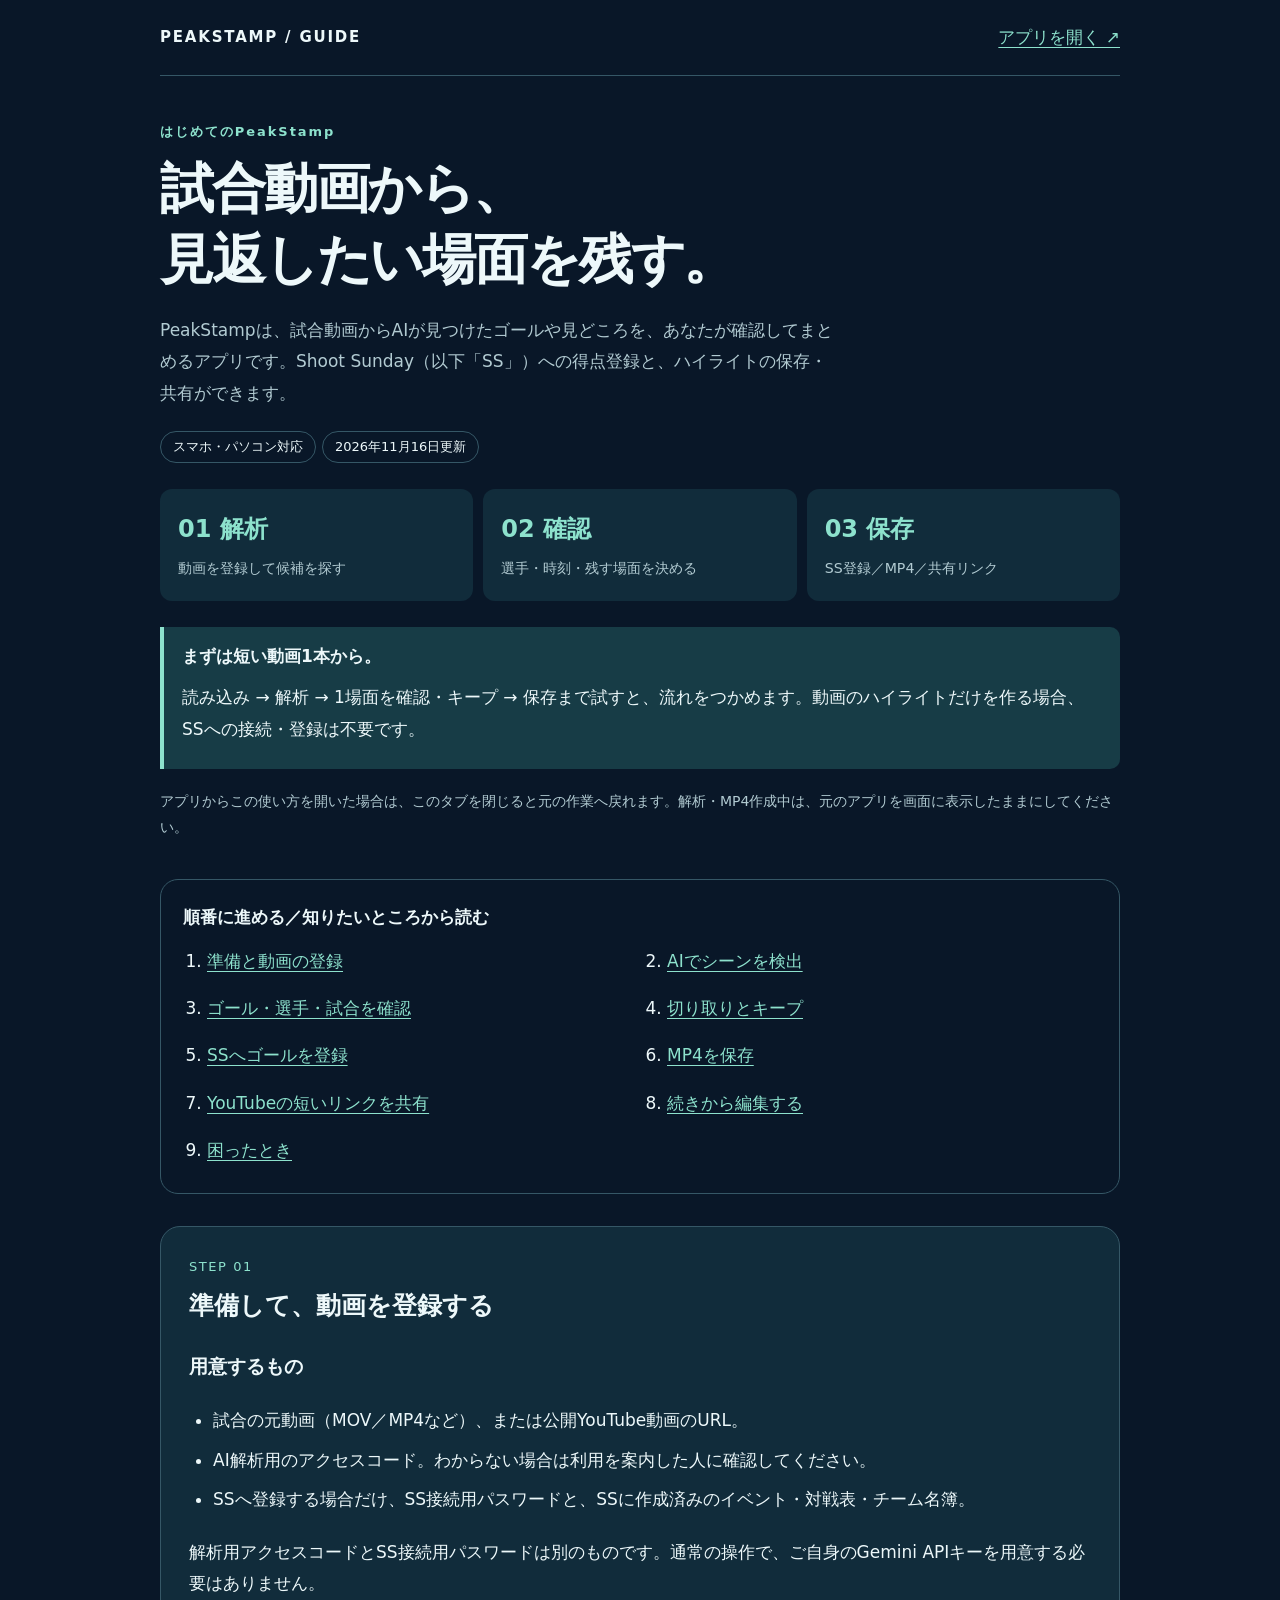
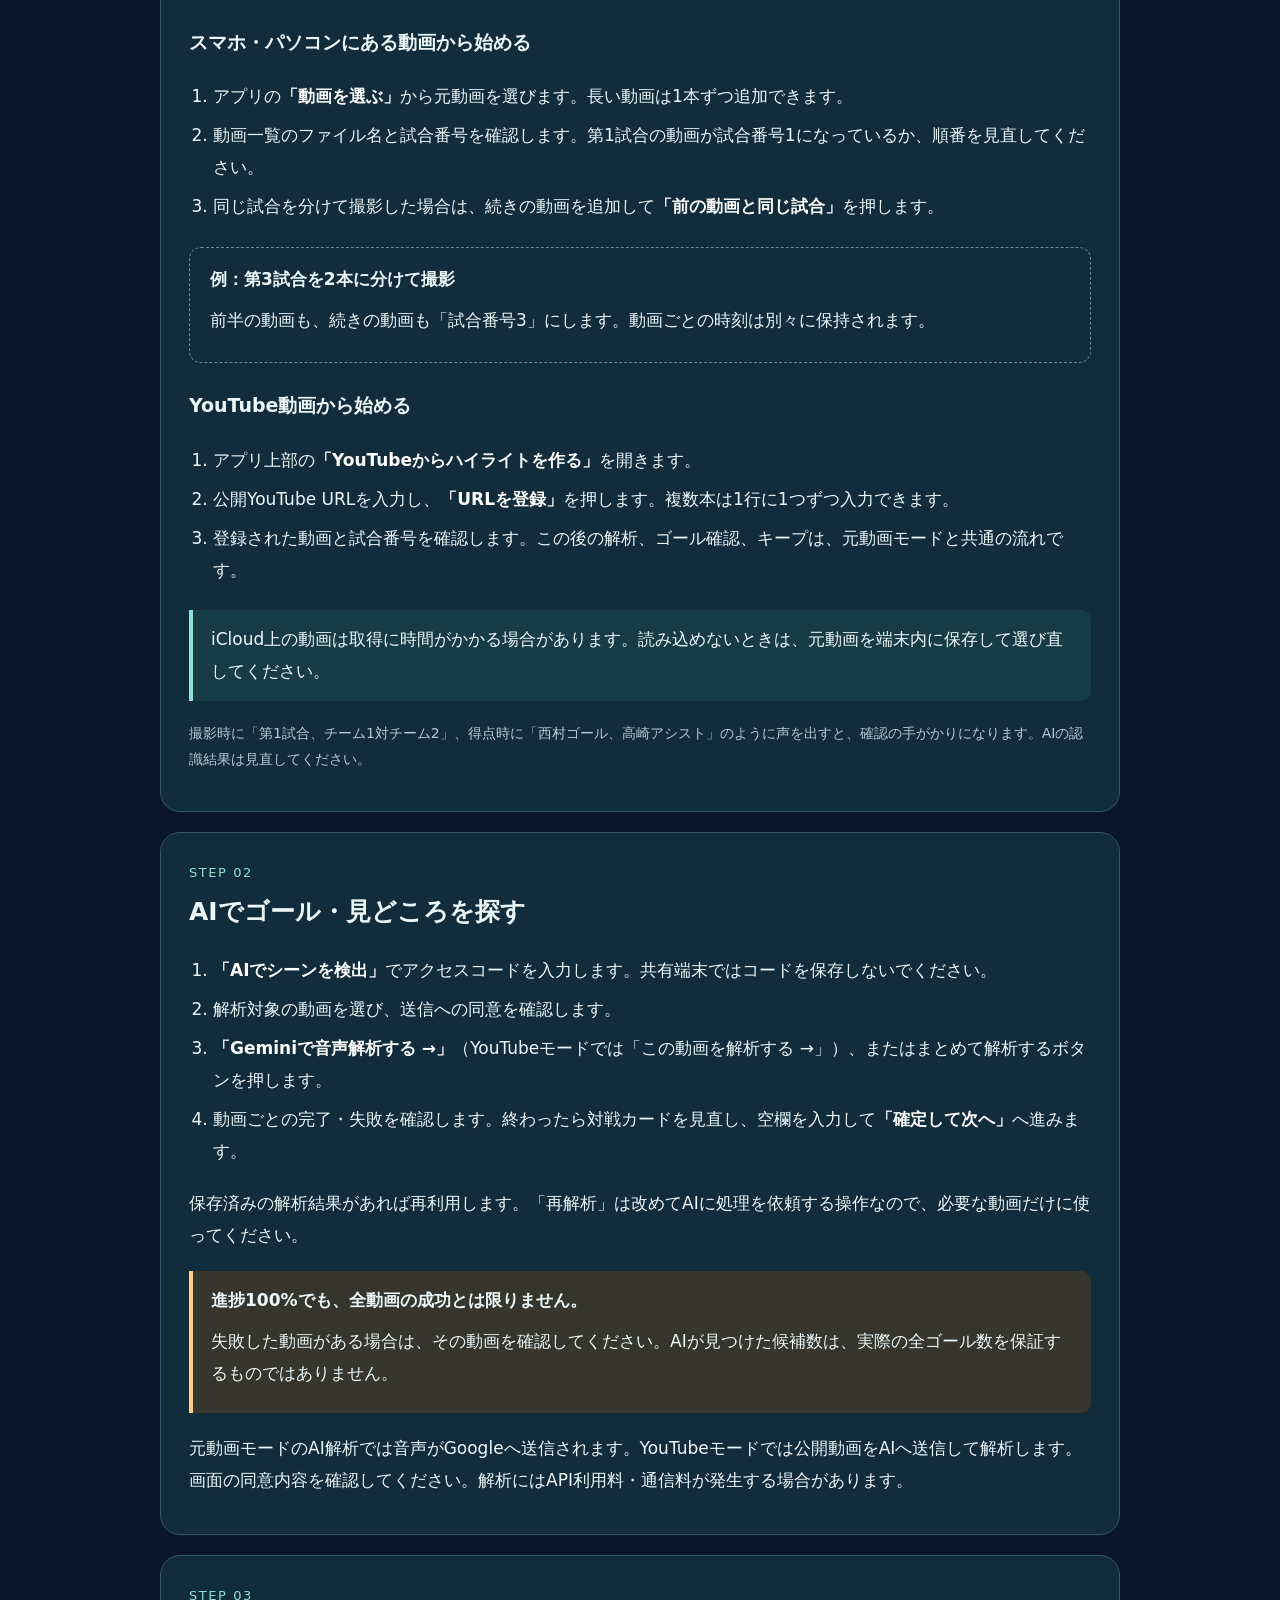
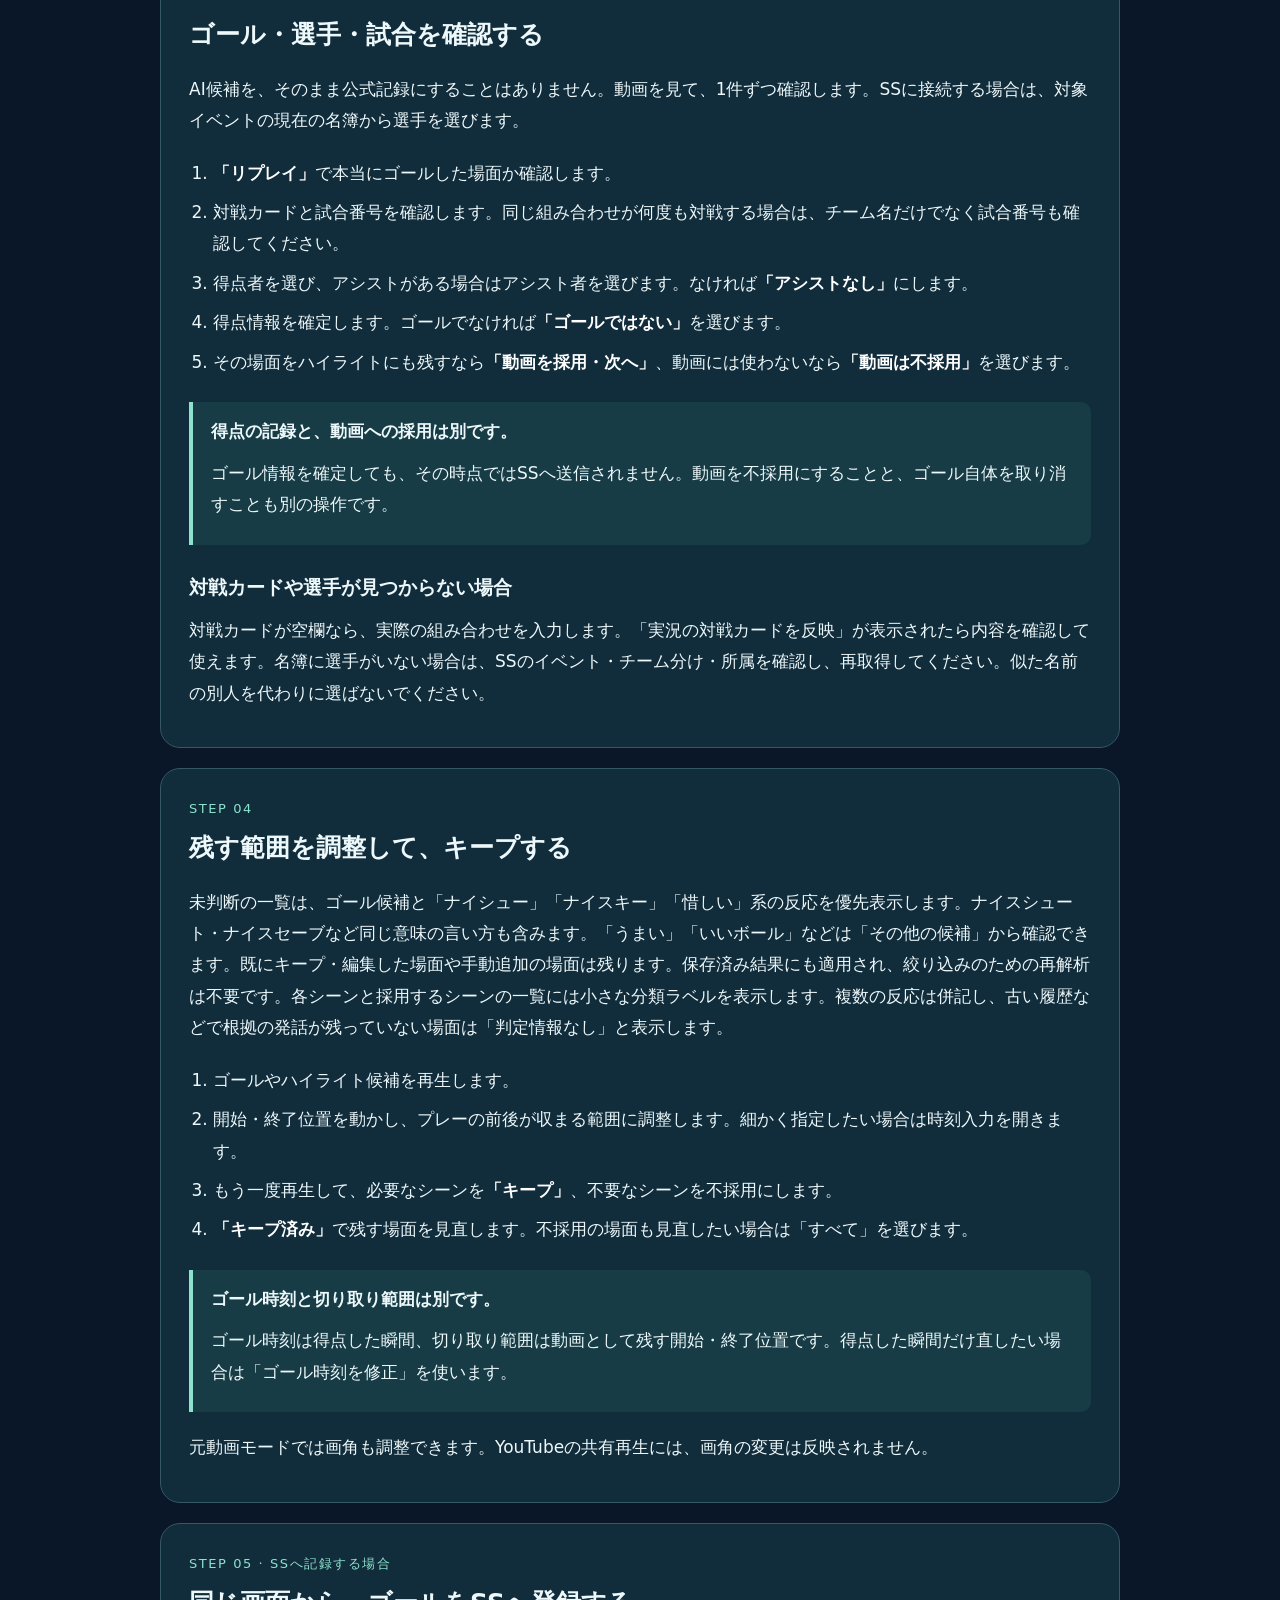
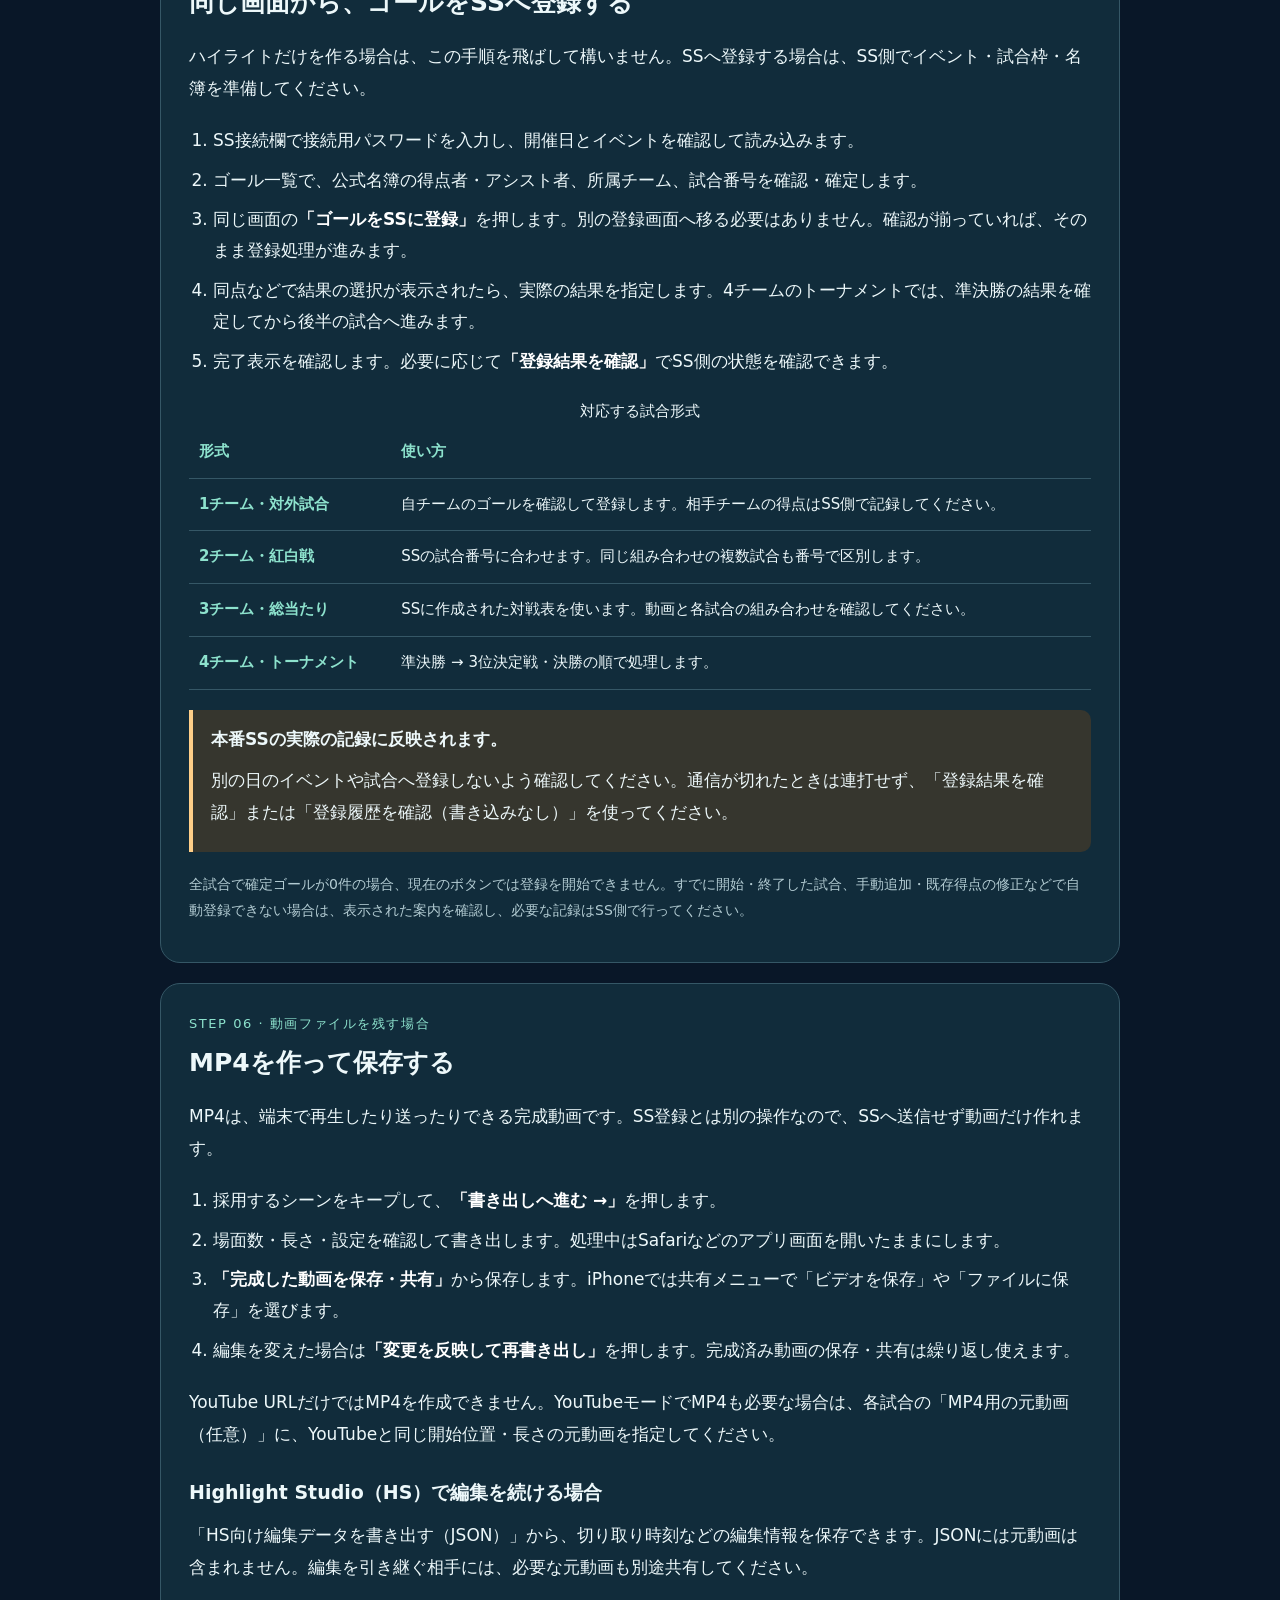
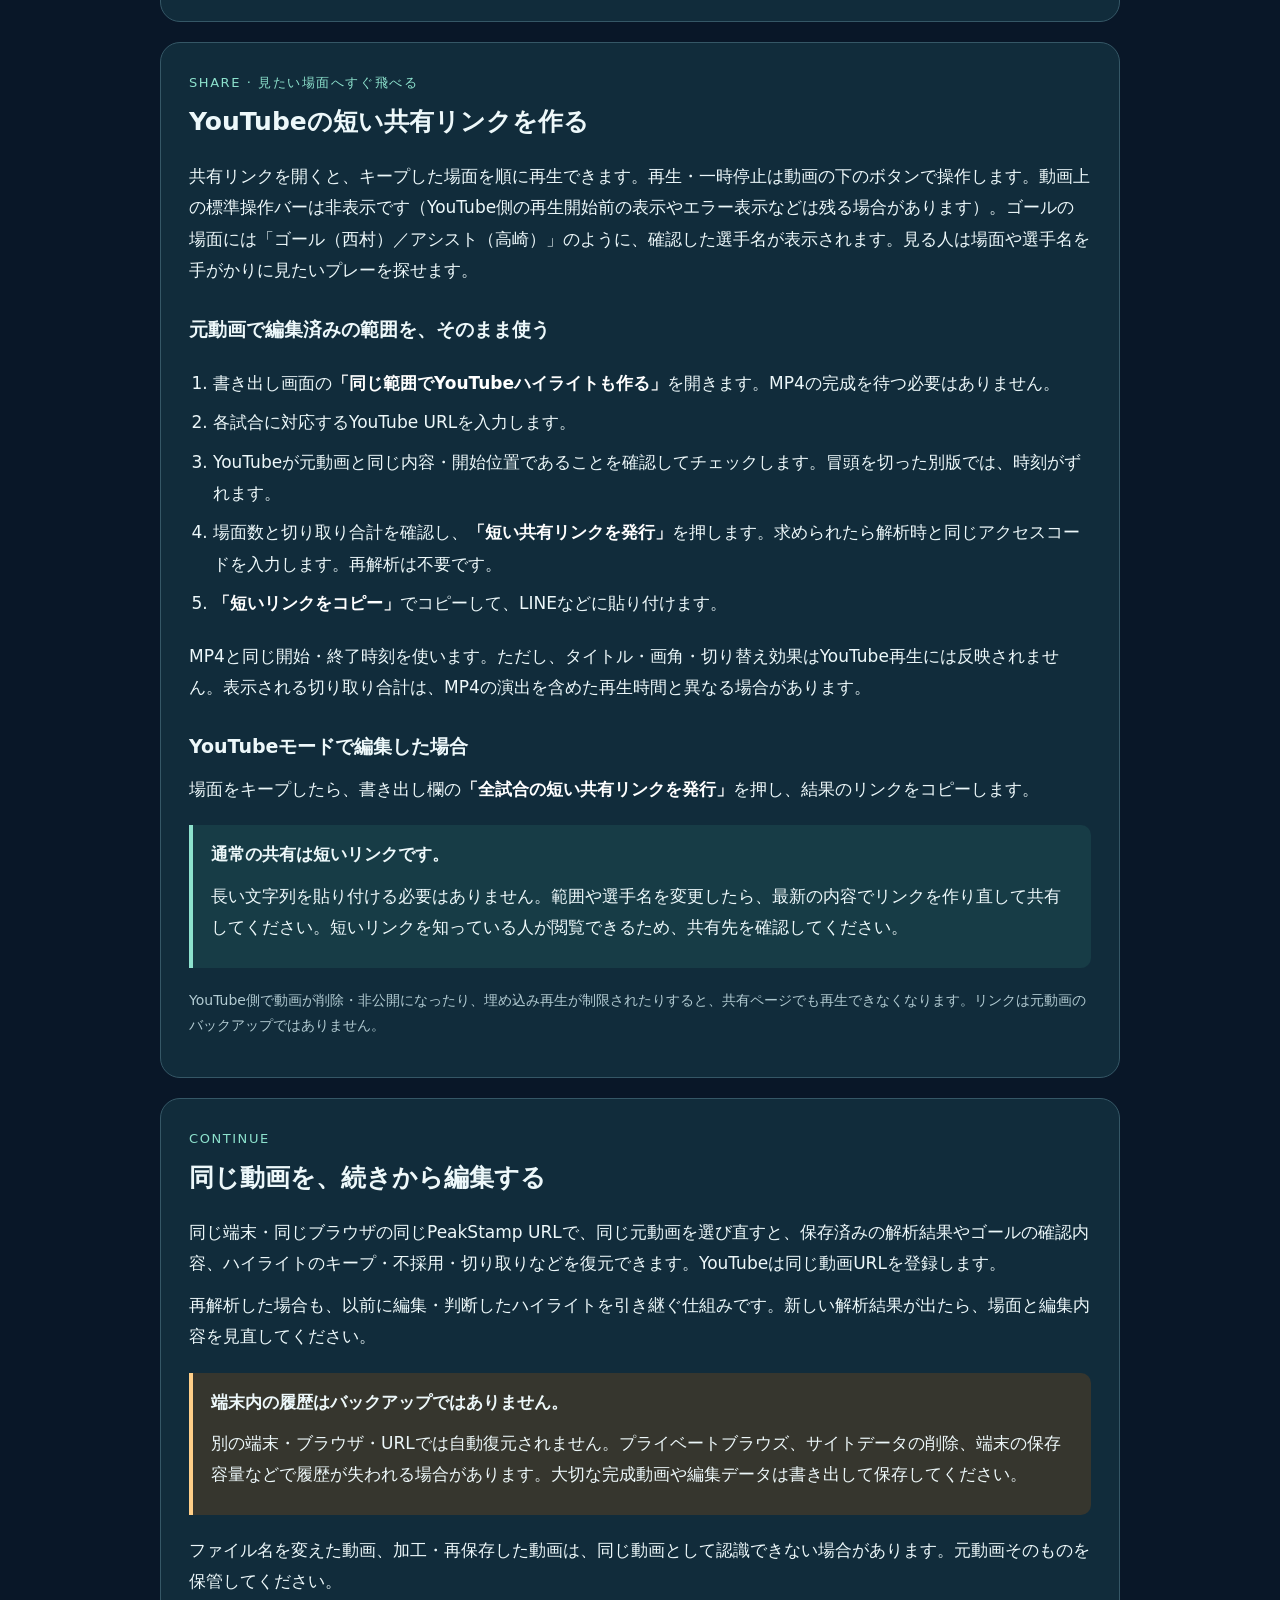
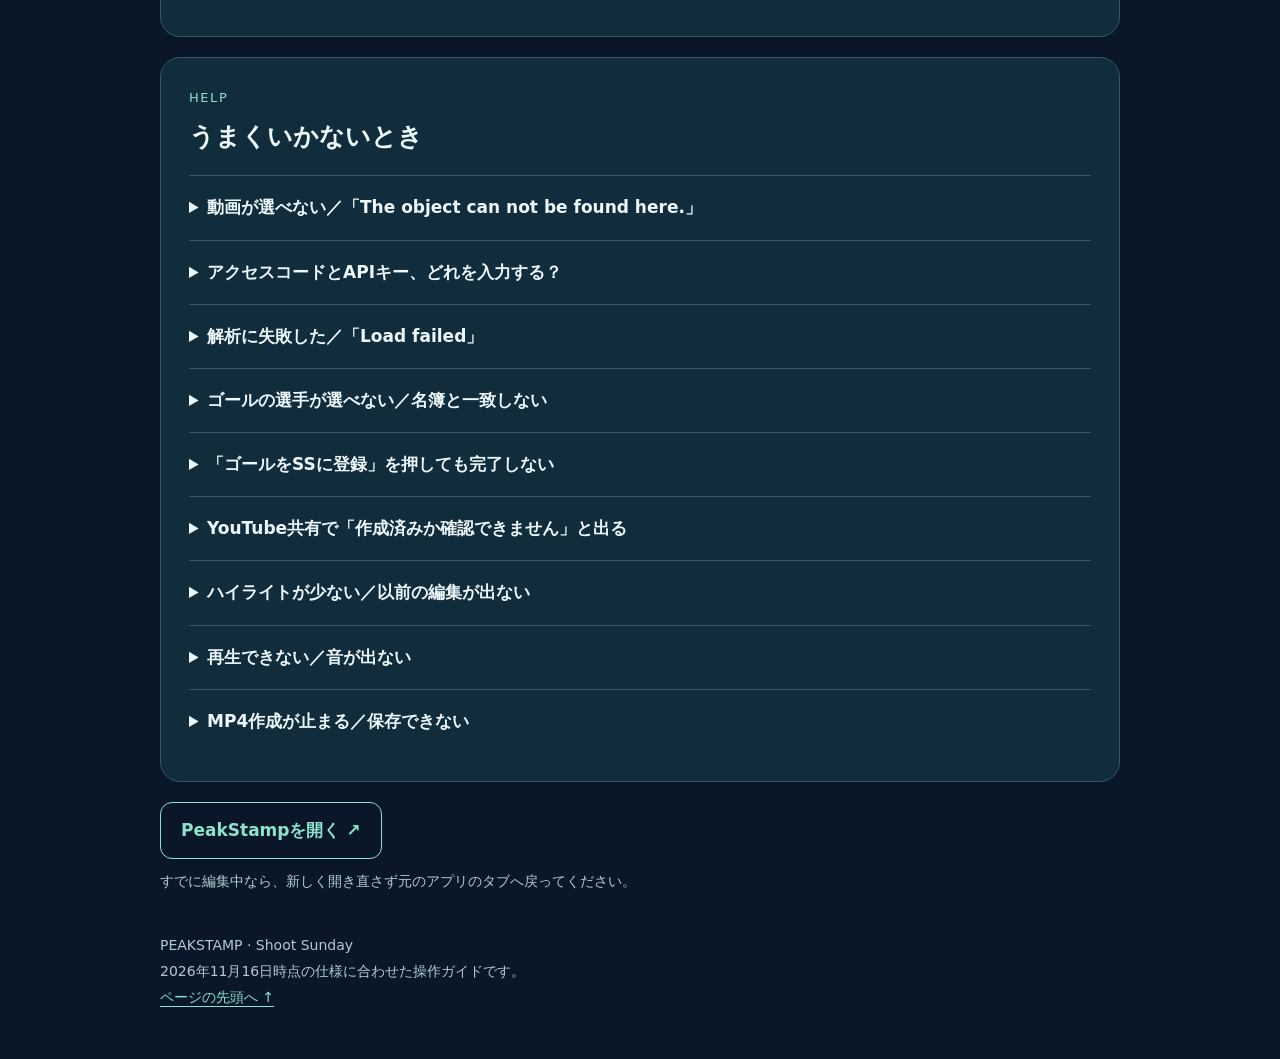
<file: guide.html>
<!doctype html>
<html lang="ja">
<head>
<meta charset="utf-8"><meta name="viewport" content="width=device-width,initial-scale=1,viewport-fit=cover">
<meta name="theme-color" content="#091728"><meta name="description" content="はじめてのPeakStamp。動画・YouTube URLの登録からAI解析、ゴール確認、SS登録、MP4保存、短い共有リンク、編集履歴まで順番に説明します。">
<title>使い方 | PeakStamp</title>
<style>
:root{color-scheme:dark;--bg:#091728;--panel:#112c3b;--line:#355766;--text:#edf8fa;--muted:#b2cbd2;--mint:#8de2cd;--gold:#ffcf88}*{box-sizing:border-box}html{scroll-behavior:smooth;scroll-padding-top:24px}body{margin:0;background:var(--bg);color:var(--text);font:17px/1.85 system-ui,-apple-system,"Noto Sans JP",sans-serif}a{color:var(--mint);text-underline-offset:4px}a:focus-visible,summary:focus-visible{outline:3px solid var(--gold);outline-offset:5px}header,main,footer{width:min(960px,100% - 40px);margin:auto}header{display:flex;justify-content:space-between;align-items:center;gap:20px;padding:22px 0;border-bottom:1px solid var(--line)}.brand{font-size:15px;font-weight:800;letter-spacing:.12em}.eyebrow{color:var(--mint);font-size:13px;font-weight:750;letter-spacing:.15em}.hero{padding:44px 0 28px}h1{font-size:clamp(32px,6vw,54px);line-height:1.3;letter-spacing:-.04em;margin:10px 0 20px}h2{font-size:25px;line-height:1.5;margin:0 0 20px}h3{font-size:19px;margin:25px 0 8px}p{margin:10px 0}.intro{color:var(--muted);max-width:680px}.tag{display:inline-block;font-size:13px;padding:3px 12px;border:1px solid var(--line);border-radius:99px;margin:12px 6px 0 0}.route{display:grid;grid-template-columns:repeat(3,1fr);gap:10px;margin:26px 0}.route div{padding:18px;background:var(--panel);border-radius:12px}.route b{display:block;color:var(--mint);font-size:24px}.route small{color:var(--muted)}nav{padding:22px;border:1px solid var(--line);border-radius:18px;margin:0 0 32px}nav ol{display:grid;grid-template-columns:1fr 1fr;gap:8px 30px;margin:8px 0 0;padding-left:24px}section.step{padding:28px;margin:20px 0;border:1px solid var(--line);border-radius:20px;background:var(--panel)}.num{display:block;color:var(--mint);font-size:13px;letter-spacing:.12em;margin-bottom:8px}.note{padding:14px 18px;border-left:4px solid var(--mint);background:#173c46;border-radius:0 10px 10px 0;margin:20px 0}.warn{border-left-color:var(--gold);background:#36362e}.button-name{font-weight:750;color:#fff}li{padding:4px 0}ol,ul{padding-left:24px}.example{border:1px dashed #648b96;border-radius:12px;padding:16px 20px;margin:20px 0}.example small{display:block;color:var(--muted)}.example .row{display:flex;justify-content:space-between;gap:12px;padding:8px 0;border-bottom:1px solid var(--line)}.example .row:last-child{border:0}.status{color:var(--mint)}.table-wrap{overflow-x:auto}table{width:100%;border-collapse:collapse;font-size:15px}th,td{text-align:left;padding:12px 10px;border-bottom:1px solid var(--line);vertical-align:top}th{color:var(--mint)}details{border-top:1px solid var(--line);padding:18px 0}summary{font-weight:750;cursor:pointer;line-height:1.6}details p{color:var(--muted)}.cta{display:inline-block;border:1px solid var(--mint);padding:12px 20px;border-radius:12px;text-decoration:none;font-weight:750}.small{font-size:14px;color:var(--muted)}footer{padding:28px 0 48px;color:var(--muted);font-size:14px}@media(max-width:600px){header,main,footer{width:calc(100% - 28px)}header{font-size:14px}.hero{padding-top:30px}nav ol{grid-template-columns:1fr}.route{gap:6px}.route div{padding:12px 9px}.route b{font-size:19px}.route small{font-size:12px}section.step{padding:22px 18px}h2{font-size:23px}body{font-size:16px}}@media(prefers-reduced-motion:reduce){html{scroll-behavior:auto}}@media print{body{background:white;color:#172b36;font-size:11pt}header,main,footer{width:100%}a{color:#174e59}section.step,.route div,.note{background:white;color:#172b36;break-inside:avoid}nav,.cta{display:none}.muted,.small,.intro,details p{color:#43515a}h1{font-size:30pt}.button-name{color:#172b36}}
figure{margin:22px 0}figure img{display:block;width:min(100%,390px);height:auto;margin:auto;border:1px solid var(--line);border-radius:14px}figcaption{text-align:center;font-size:13px;color:var(--muted);margin-top:8px}</style>
</head>
<body>
<header><span class="brand">PEAKSTAMP / GUIDE</span><a href="./" target="_blank" rel="noopener">アプリを開く ↗</a></header>
<main>
<div class="hero">
<div class="eyebrow">はじめてのPeakStamp</div>
<h1>試合動画から、<br>見返したい場面を残す。</h1>
<p class="intro">PeakStampは、試合動画からAIが見つけたゴールや見どころを、あなたが確認してまとめるアプリです。Shoot Sunday（以下「SS」）への得点登録と、ハイライトの保存・共有ができます。</p>
<span class="tag">スマホ・パソコン対応</span><span class="tag">2026年11月16日更新</span>
<div class="route" aria-label="操作の流れ"><div><b>01 解析</b><small>動画を登録して候補を探す</small></div><div><b>02 確認</b><small>選手・時刻・残す場面を決める</small></div><div><b>03 保存</b><small>SS登録／MP4／共有リンク</small></div></div>
<div class="note"><strong>まずは短い動画1本から。</strong><p>読み込み → 解析 → 1場面を確認・キープ → 保存まで試すと、流れをつかめます。動画のハイライトだけを作る場合、SSへの接続・登録は不要です。</p></div>
<p class="small">アプリからこの使い方を開いた場合は、このタブを閉じると元の作業へ戻れます。解析・MP4作成中は、元のアプリを画面に表示したままにしてください。</p>
</div>
<nav aria-label="使い方の目次"><strong>順番に進める／知りたいところから読む</strong><ol>
<li><a href="#prepare">準備と動画の登録</a></li><li><a href="#analyze">AIでシーンを検出</a></li><li><a href="#goals">ゴール・選手・試合を確認</a></li><li><a href="#clips">切り取りとキープ</a></li><li><a href="#ss">SSへゴールを登録</a></li><li><a href="#export">MP4を保存</a></li><li><a href="#youtube">YouTubeの短いリンクを共有</a></li><li><a href="#history">続きから編集する</a></li><li><a href="#trouble">困ったとき</a></li></ol></nav>
<section class="step" id="prepare"><span class="num">STEP 01</span><h2>準備して、動画を登録する</h2>
<h3>用意するもの</h3><ul><li>試合の元動画（MOV／MP4など）、または公開YouTube動画のURL。</li><li>AI解析用のアクセスコード。わからない場合は利用を案内した人に確認してください。</li><li>SSへ登録する場合だけ、SS接続用パスワードと、SSに作成済みのイベント・対戦表・チーム名簿。</li></ul>
<p>解析用アクセスコードとSS接続用パスワードは別のものです。通常の操作で、ご自身のGemini APIキーを用意する必要はありません。</p>
<h3>スマホ・パソコンにある動画から始める</h3><ol><li>アプリの<span class="button-name">「動画を選ぶ」</span>から元動画を選びます。長い動画は1本ずつ追加できます。</li><li>動画一覧のファイル名と試合番号を確認します。第1試合の動画が試合番号1になっているか、順番を見直してください。</li><li>同じ試合を分けて撮影した場合は、続きの動画を追加して<span class="button-name">「前の動画と同じ試合」</span>を押します。</li></ol>
<div class="example"><strong>例：第3試合を2本に分けて撮影</strong><p>前半の動画も、続きの動画も「試合番号3」にします。動画ごとの時刻は別々に保持されます。</p></div>
<h3>YouTube動画から始める</h3><ol><li>アプリ上部の<span class="button-name">「YouTubeからハイライトを作る」</span>を開きます。</li><li>公開YouTube URLを入力し、<span class="button-name">「URLを登録」</span>を押します。複数本は1行に1つずつ入力できます。</li><li>登録された動画と試合番号を確認します。この後の解析、ゴール確認、キープは、元動画モードと共通の流れです。</li></ol>
<div class="note">iCloud上の動画は取得に時間がかかる場合があります。読み込めないときは、元動画を端末内に保存して選び直してください。</div>
<p class="small">撮影時に「第1試合、チーム1対チーム2」、得点時に「西村ゴール、高崎アシスト」のように声を出すと、確認の手がかりになります。AIの認識結果は見直してください。</p>
</section>
<section class="step" id="analyze"><span class="num">STEP 02</span><h2>AIでゴール・見どころを探す</h2>
<ol><li><span class="button-name">「AIでシーンを検出」</span>でアクセスコードを入力します。共有端末ではコードを保存しないでください。</li><li>解析対象の動画を選び、送信への同意を確認します。</li><li><span class="button-name">「Geminiで音声解析する →」</span>（YouTubeモードでは「この動画を解析する →」）、またはまとめて解析するボタンを押します。</li><li>動画ごとの完了・失敗を確認します。終わったら対戦カードを見直し、空欄を入力して<span class="button-name">「確定して次へ」</span>へ進みます。</li></ol>
<p>保存済みの解析結果があれば再利用します。「再解析」は改めてAIに処理を依頼する操作なので、必要な動画だけに使ってください。</p>
<div class="note warn"><strong>進捗100%でも、全動画の成功とは限りません。</strong><p>失敗した動画がある場合は、その動画を確認してください。AIが見つけた候補数は、実際の全ゴール数を保証するものではありません。</p></div>
<p>元動画モードのAI解析では音声がGoogleへ送信されます。YouTubeモードでは公開動画をAIへ送信して解析します。画面の同意内容を確認してください。解析にはAPI利用料・通信料が発生する場合があります。</p>
</section>
<section class="step" id="goals"><span class="num">STEP 03</span><h2>ゴール・選手・試合を確認する</h2>
<p>AI候補を、そのまま公式記録にすることはありません。動画を見て、1件ずつ確認します。SSに接続する場合は、対象イベントの現在の名簿から選手を選びます。</p>
<ol><li><span class="button-name">「リプレイ」</span>で本当にゴールした場面か確認します。</li><li>対戦カードと試合番号を確認します。同じ組み合わせが何度も対戦する場合は、チーム名だけでなく試合番号も確認してください。</li><li>得点者を選び、アシストがある場合はアシスト者を選びます。なければ<span class="button-name">「アシストなし」</span>にします。</li><li>得点情報を確定します。ゴールでなければ<span class="button-name">「ゴールではない」</span>を選びます。</li><li>その場面をハイライトにも残すなら<span class="button-name">「動画を採用・次へ」</span>、動画には使わないなら<span class="button-name">「動画は不採用」</span>を選びます。</li></ol>
<div class="note"><strong>得点の記録と、動画への採用は別です。</strong><p>ゴール情報を確定しても、その時点ではSSへ送信されません。動画を不採用にすることと、ゴール自体を取り消すことも別の操作です。</p></div>
<h3>対戦カードや選手が見つからない場合</h3><p>対戦カードが空欄なら、実際の組み合わせを入力します。「実況の対戦カードを反映」が表示されたら内容を確認して使えます。名簿に選手がいない場合は、SSのイベント・チーム分け・所属を確認し、再取得してください。似た名前の別人を代わりに選ばないでください。</p>
</section>
<section class="step" id="clips"><span class="num">STEP 04</span><h2>残す範囲を調整して、キープする</h2>
<p>未判断の一覧は、ゴール候補と「ナイシュー」「ナイスキー」「惜しい」系の反応を優先表示します。ナイスシュート・ナイスセーブなど同じ意味の言い方も含みます。「うまい」「いいボール」などは「その他の候補」から確認できます。既にキープ・編集した場面や手動追加の場面は残ります。保存済み結果にも適用され、絞り込みのための再解析は不要です。各シーンと採用するシーンの一覧には小さな分類ラベルを表示します。複数の反応は併記し、古い履歴などで根拠の発話が残っていない場面は「判定情報なし」と表示します。</p>
<ol><li>ゴールやハイライト候補を再生します。</li><li>開始・終了位置を動かし、プレーの前後が収まる範囲に調整します。細かく指定したい場合は時刻入力を開きます。</li><li>もう一度再生して、必要なシーンを<span class="button-name">「キープ」</span>、不要なシーンを不採用にします。</li><li><span class="button-name">「キープ済み」</span>で残す場面を見直します。不採用の場面も見直したい場合は「すべて」を選びます。</li></ol>
<div class="note"><strong>ゴール時刻と切り取り範囲は別です。</strong><p>ゴール時刻は得点した瞬間、切り取り範囲は動画として残す開始・終了位置です。得点した瞬間だけ直したい場合は「ゴール時刻を修正」を使います。</p></div>
<p>元動画モードでは画角も調整できます。YouTubeの共有再生には、画角の変更は反映されません。</p>
</section>
<section class="step" id="ss"><span class="num">STEP 05 · SSへ記録する場合</span><h2>同じ画面から、ゴールをSSへ登録する</h2>
<p>ハイライトだけを作る場合は、この手順を飛ばして構いません。SSへ登録する場合は、SS側でイベント・試合枠・名簿を準備してください。</p>
<ol><li>SS接続欄で接続用パスワードを入力し、開催日とイベントを確認して読み込みます。</li><li>ゴール一覧で、公式名簿の得点者・アシスト者、所属チーム、試合番号を確認・確定します。</li><li>同じ画面の<span class="button-name">「ゴールをSSに登録」</span>を押します。別の登録画面へ移る必要はありません。確認が揃っていれば、そのまま登録処理が進みます。</li><li>同点などで結果の選択が表示されたら、実際の結果を指定します。4チームのトーナメントでは、準決勝の結果を確定してから後半の試合へ進みます。</li><li>完了表示を確認します。必要に応じて<span class="button-name">「登録結果を確認」</span>でSS側の状態を確認できます。</li></ol>
<div class="table-wrap"><table><caption>対応する試合形式</caption><thead><tr><th scope="col">形式</th><th scope="col">使い方</th></tr></thead><tbody><tr><th scope="row">1チーム・対外試合</th><td>自チームのゴールを確認して登録します。相手チームの得点はSS側で記録してください。</td></tr><tr><th scope="row">2チーム・紅白戦</th><td>SSの試合番号に合わせます。同じ組み合わせの複数試合も番号で区別します。</td></tr><tr><th scope="row">3チーム・総当たり</th><td>SSに作成された対戦表を使います。動画と各試合の組み合わせを確認してください。</td></tr><tr><th scope="row">4チーム・トーナメント</th><td>準決勝 → 3位決定戦・決勝の順で処理します。</td></tr></tbody></table></div>
<div class="note warn"><strong>本番SSの実際の記録に反映されます。</strong><p>別の日のイベントや試合へ登録しないよう確認してください。通信が切れたときは連打せず、「登録結果を確認」または「登録履歴を確認（書き込みなし）」を使ってください。</p></div>
<p class="small">全試合で確定ゴールが0件の場合、現在のボタンでは登録を開始できません。すでに開始・終了した試合、手動追加・既存得点の修正などで自動登録できない場合は、表示された案内を確認し、必要な記録はSS側で行ってください。</p>
</section>
<section class="step" id="export"><span class="num">STEP 06 · 動画ファイルを残す場合</span><h2>MP4を作って保存する</h2>
<p>MP4は、端末で再生したり送ったりできる完成動画です。SS登録とは別の操作なので、SSへ送信せず動画だけ作れます。</p>
<ol><li>採用するシーンをキープして、<span class="button-name">「書き出しへ進む →」</span>を押します。</li><li>場面数・長さ・設定を確認して書き出します。処理中はSafariなどのアプリ画面を開いたままにします。</li><li><span class="button-name">「完成した動画を保存・共有」</span>から保存します。iPhoneでは共有メニューで「ビデオを保存」や「ファイルに保存」を選びます。</li><li>編集を変えた場合は<span class="button-name">「変更を反映して再書き出し」</span>を押します。完成済み動画の保存・共有は繰り返し使えます。</li></ol>
<p>YouTube URLだけではMP4を作成できません。YouTubeモードでMP4も必要な場合は、各試合の「MP4用の元動画（任意）」に、YouTubeと同じ開始位置・長さの元動画を指定してください。</p>
<h3>Highlight Studio（HS）で編集を続ける場合</h3><p>「HS向け編集データを書き出す（JSON）」から、切り取り時刻などの編集情報を保存できます。JSONには元動画は含まれません。編集を引き継ぐ相手には、必要な元動画も別途共有してください。</p>
</section>
<section class="step" id="youtube"><span class="num">SHARE · 見たい場面へすぐ飛べる</span><h2>YouTubeの短い共有リンクを作る</h2>
<p>共有リンクを開くと、キープした場面を順に再生できます。再生・一時停止は動画の下のボタンで操作します。動画上の標準操作バーは非表示です（YouTube側の再生開始前の表示やエラー表示などは残る場合があります）。ゴールの場面には「ゴール（西村）／アシスト（高崎）」のように、確認した選手名が表示されます。見る人は場面や選手名を手がかりに見たいプレーを探せます。</p>
<h3>元動画で編集済みの範囲を、そのまま使う</h3><ol><li>書き出し画面の<span class="button-name">「同じ範囲でYouTubeハイライトも作る」</span>を開きます。MP4の完成を待つ必要はありません。</li><li>各試合に対応するYouTube URLを入力します。</li><li>YouTubeが元動画と同じ内容・開始位置であることを確認してチェックします。冒頭を切った別版では、時刻がずれます。</li><li>場面数と切り取り合計を確認し、<span class="button-name">「短い共有リンクを発行」</span>を押します。求められたら解析時と同じアクセスコードを入力します。再解析は不要です。</li><li><span class="button-name">「短いリンクをコピー」</span>でコピーして、LINEなどに貼り付けます。</li></ol>
<p>MP4と同じ開始・終了時刻を使います。ただし、タイトル・画角・切り替え効果はYouTube再生には反映されません。表示される切り取り合計は、MP4の演出を含めた再生時間と異なる場合があります。</p>
<h3>YouTubeモードで編集した場合</h3><p>場面をキープしたら、書き出し欄の<span class="button-name">「全試合の短い共有リンクを発行」</span>を押し、結果のリンクをコピーします。</p>
<div class="note"><strong>通常の共有は短いリンクです。</strong><p>長い文字列を貼り付ける必要はありません。範囲や選手名を変更したら、最新の内容でリンクを作り直して共有してください。短いリンクを知っている人が閲覧できるため、共有先を確認してください。</p></div>
<p class="small">YouTube側で動画が削除・非公開になったり、埋め込み再生が制限されたりすると、共有ページでも再生できなくなります。リンクは元動画のバックアップではありません。</p>
</section>
<section class="step" id="history"><span class="num">CONTINUE</span><h2>同じ動画を、続きから編集する</h2>
<p>同じ端末・同じブラウザの同じPeakStamp URLで、同じ元動画を選び直すと、保存済みの解析結果やゴールの確認内容、ハイライトのキープ・不採用・切り取りなどを復元できます。YouTubeは同じ動画URLを登録します。</p>
<p>再解析した場合も、以前に編集・判断したハイライトを引き継ぐ仕組みです。新しい解析結果が出たら、場面と編集内容を見直してください。</p>
<div class="note warn"><strong>端末内の履歴はバックアップではありません。</strong><p>別の端末・ブラウザ・URLでは自動復元されません。プライベートブラウズ、サイトデータの削除、端末の保存容量などで履歴が失われる場合があります。大切な完成動画や編集データは書き出して保存してください。</p></div>
<p>ファイル名を変えた動画、加工・再保存した動画は、同じ動画として認識できない場合があります。元動画そのものを保管してください。</p>
</section>
<section class="step" id="trouble"><span class="num">HELP</span><h2>うまくいかないとき</h2>
<details><summary>動画が選べない／「The object can not be found here.」</summary><p>元動画を端末内に保存してから、同じファイルを選び直してください。長い動画は1本ずつ試します。加工し直した別ファイルでは、以前の編集履歴と一致しない場合があります。</p></details>
<details><summary>アクセスコードとAPIキー、どれを入力する？</summary><p>通常はAI解析欄にアクセスコードを入力します。YouTube共有で求められるコードも解析時と同じです。SS接続には別のSS接続用パスワードを使います。通常の利用でGemini APIキーの入力は不要です。</p></details>
<details><summary>解析に失敗した／「Load failed」</summary><p>コードと通信状態を確認し、「接続できないとき・詳細設定」の「接続テスト（課金なし）」を使います。成功済みの結果は残して、失敗した動画を確認してください。「音声診断」や「再解析」は料金が発生する場合があります。</p></details>
<details><summary>ゴールの選手が選べない／名簿と一致しない</summary><p>正しいSSイベントを選んでいるか、SS側の現在のチーム分け・選手登録・対象試合の組み合わせを確認して、名簿を再取得します。名前が似た別人や別チームの選手を代わりに選ばないでください。</p></details>
<details><summary>「ゴールをSSに登録」を押しても完了しない</summary><p>ボタン付近のメッセージを確認します。未確定のゴール、選手・試合の不一致、同点の結果選択が残っていれば対応してください。通信後の結果が不明なら、「登録結果を確認」「登録履歴を確認（書き込みなし）」で照合し、むやみに送信し直さないでください。</p></details>
<details><summary>YouTube共有で「作成済みか確認できません」と出る</summary><p>保存結果が不明な状態です。「結果を確認」で既存の保存結果を照合してください。同じデータを再送するために履歴を消したり、別タブで何度も発行したりしないでください。解決しない場合は、そのメッセージを添えて管理者に連絡してください。</p></details>
<details><summary>ハイライトが少ない／以前の編集が出ない</summary><p>全動画の解析が完了しているか、「キープ済み」と「すべて」の表示を確認します。履歴については、以前と同じブラウザ・PeakStamp URL・元ファイルかを確認してください。TESTと本番の保存内容は自動では移りません。</p></details>
<details><summary>再生できない／音が出ない</summary><p>読み込みを待ち、リプレイを押してください。端末とプレーヤーの音量も確認します。元動画が利用できなければ同じファイルを選び直します。YouTubeの場合は元のYouTubeページでも再生できるか確認してください。</p></details>
<details><summary>MP4作成が止まる／保存できない</summary><p>アプリを表示したまま、短いシーン・少ない件数で試してください。端末や動画形式によってMP4作成に対応しない場合があります。完成後は「動画を別タブで開く」が表示されていれば利用できます。YouTube共有が使える動画なら、短い共有リンクも選べます。</p></details>
</section>
<p><a class="cta" href="./" target="_blank" rel="noopener">PeakStampを開く ↗</a></p><p class="small">すでに編集中なら、新しく開き直さず元のアプリのタブへ戻ってください。</p>
</main><footer>PEAKSTAMP · Shoot Sunday<br>2026年11月16日時点の仕様に合わせた操作ガイドです。<br><a href="#">ページの先頭へ ↑</a></footer>
</body></html>
</file>
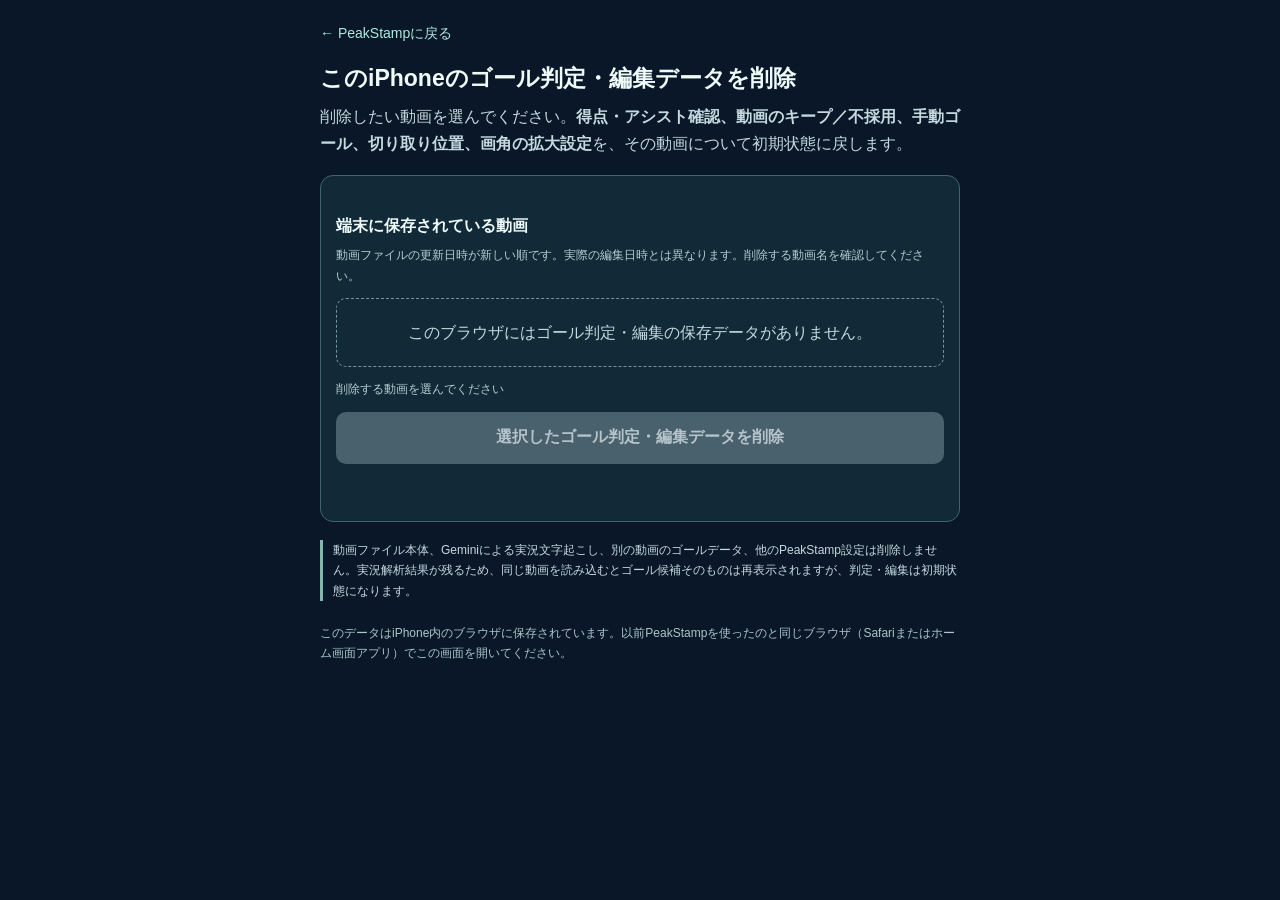
<file: reset-goals.html>
<!doctype html>
<html lang="ja">
<head>
  <meta charset="utf-8">
  <meta name="viewport" content="width=device-width, initial-scale=1, viewport-fit=cover">
  <meta name="theme-color" content="#091728">
  <title>ゴール判定・編集データの削除 | PeakStamp</title>
  <style>
    :root{color-scheme:dark;font-family:-apple-system,BlinkMacSystemFont,"Segoe UI",sans-serif;color:#effbf9;background:#091728}
    *{box-sizing:border-box} body{margin:0;padding:24px 15px 48px}
    main{max-width:640px;margin:auto}
    .back{color:#aeeadd;text-decoration:none;display:inline-block;margin-bottom:20px;font-size:14px}
    h1{font-size:23px;line-height:1.35;margin:0 0 9px}
    h2{font-size:16px;margin:25px 0 8px}
    p{line-height:1.7;margin:8px 0 12px;color:#c4dade}
    .small{font-size:12px;color:#b6cdd0}
    .panel{background:#122938;border:1px solid #3d6570;border-radius:13px;padding:15px;margin:18px 0}
    .session{display:flex;align-items:flex-start;gap:12px;border:1px solid #416775;border-radius:10px;padding:13px 11px;margin:9px 0;background:#173443;cursor:pointer;overflow-wrap:anywhere}
    .session input{width:21px;height:21px;flex:none;accent-color:#63dbb2;margin:3px 0}
    .session strong{display:block;font-size:15px;line-height:1.5;color:#fff}
    .session .meta{display:block;color:#b9d3d5;font-size:12px;margin-top:5px}
    .session:has(input:checked){background:#1d4d43;border-color:#75e4bb}
    .empty{border:1px dashed #7196a0;border-radius:10px;padding:20px 12px;text-align:center}
    .delete{width:100%;border:0;border-radius:10px;min-height:52px;padding:12px;background:#bb4b4b;color:#fff;font-size:16px;font-weight:800;cursor:pointer}
    .delete:disabled{background:#49616d;color:#b6c3ca;cursor:default}
    .status{min-height:22px;color:#d6ffe9;font-weight:750}
    .note{font-size:12px;border-left:3px solid #86b5ae;padding-left:10px}
    .footer{margin-top:22px;color:#aac7c9;font-size:12px}
  </style>
</head>
<body>
<main>
  <a class="back" href="./?v=reset59">← PeakStampに戻る</a>
  <h1>このiPhoneのゴール判定・編集データを削除</h1>
  <p>削除したい動画を選んでください。<strong>得点・アシスト確認、動画のキープ／不採用、手動ゴール、切り取り位置、画角の拡大設定</strong>を、その動画について初期状態に戻します。</p>
  <div class="panel">
    <h2>端末に保存されている動画</h2>
    <p class="small">動画ファイルの更新日時が新しい順です。実際の編集日時とは異なります。削除する動画名を確認してください。</p>
    <div id="sessions" role="group" aria-label="削除する動画を選択"></div>
    <p id="selection" class="small" aria-live="polite"></p>
    <button id="erase" class="delete" type="button" disabled>選択したゴール判定・編集データを削除</button>
    <p id="message" class="status" role="status" aria-live="polite"></p>
  </div>
  <p class="note">動画ファイル本体、Geminiによる実況文字起こし、別の動画のゴールデータ、他のPeakStamp設定は削除しません。実況解析結果が残るため、同じ動画を読み込むとゴール候補そのものは再表示されますが、判定・編集は初期状態になります。</p>
  <p class="footer">このデータはiPhone内のブラウザに保存されています。以前PeakStampを使ったのと同じブラウザ（Safariまたはホーム画面アプリ）でこの画面を開いてください。</p>
</main>
<script type="module">
import {savedGoalSessions,deleteGoalSessions} from './goal-data-reset.mjs?v=reset59';
const sessions=document.getElementById('sessions'),selection=document.getElementById('selection');
const erase=document.getElementById('erase'),message=document.getElementById('message');
let current=[];
const selected=()=>[...sessions.querySelectorAll('input:checked')].map(el=>el.value);
const updateSelection=()=>{
 const count=selected().length;
 selection.textContent=count?'削除対象：'+count+'件':'削除する動画を選んでください';
 erase.disabled=!count;
};
const formatDate=ms=>{
 if(!(ms>0))return '更新日不明';
 try{return '元動画の更新日：'+new Intl.DateTimeFormat('ja-JP',{year:'numeric',month:'numeric',day:'numeric',hour:'2-digit',minute:'2-digit'}).format(new Date(ms))}catch{return '更新日不明'}
};
function render(){
 sessions.replaceChildren();
 message.textContent='';
 try{current=savedGoalSessions(window.localStorage)}
 catch{current=[];message.textContent='保存データを読み取れません。このブラウザのサイトデータ設定を確認してください。'}
 if(!current.length){
  const p=document.createElement('p');p.className='empty';
  p.textContent='このブラウザにはゴール判定・編集の保存データがありません。';
  sessions.append(p);updateSelection();return;
 }
 for(const [i,row] of current.entries()){
  const label=document.createElement('label');label.className='session';
  const check=document.createElement('input');check.type='checkbox';check.value=row.key;
  check.addEventListener('change',updateSelection);
  const copy=document.createElement('span');
  const name=document.createElement('strong');name.textContent=row.name;
  const meta=document.createElement('span');meta.className='meta';
  meta.textContent=formatDate(row.lastModified)+'　／　ゴール '+row.total+'件　／　キープ '+row.kept+'件・不採用 '+row.rejected+'件　／　編集 '+row.edited+'件';
  copy.append(name,meta);label.append(check,copy);
  if(i===0)label.setAttribute('aria-label','更新日が最も新しい動画：'+row.name);
  sessions.append(label);
 }
 updateSelection();
}
erase.addEventListener('click',()=>{
 const keys=selected();
 if(!keys.length)return;
 const matches=current.filter(row=>keys.includes(row.key));
 const names=matches.map(row=>'・'+row.name).join('\n');
 const question='以下の動画のゴール判定・編集データを削除します。元に戻せません。\n\n'+names+
  '\n\n実況解析結果と動画ファイルは削除しません。実行しますか？';
 if(!window.confirm(question))return;
 try{
  const count=deleteGoalSessions(window.localStorage,keys);
  render();
  message.textContent=count+'件の動画について、ゴール判定・編集データを削除しました。PeakStampに戻って動画を読み込み直してください。';
 }catch(error){message.textContent='削除できませんでした：'+(error?.message||String(error))}
});
render();
</script>

<script>
 // A separate tab cannot transfer the browser-owned MOV File objects.
 // When this page came from an active PeakStamp editor, closing/swapping
 // tabs (not navigating back to a fresh PeakStamp URL) preserves the upload.
 if(new URLSearchParams(location.search).has('returnTab')){
  const back=document.querySelector('a[href^="./?v="]');
  if(back)back.hidden=true;
  const note=document.createElement('p');
  note.style.cssText='padding:12px;border:1px solid #548d83;border-radius:10px;background:#183d40;color:#e6fbf4;font-size:14px';
  note.textContent=new URLSearchParams(location.search).has('embedded')
   ?'元動画を保持したまま開いています。終わったら画面上部の「編集中の動画に戻る」を押してください。'
   :'動画データを保持するため、この画面は別タブで開きました。Safariのタブ一覧から元のPeakStampタブに切り替えて戻ってください。';
  (back||document.body.firstElementChild)?.insertAdjacentElement('afterend',note);
 }
</script>
</body></html>
</file>
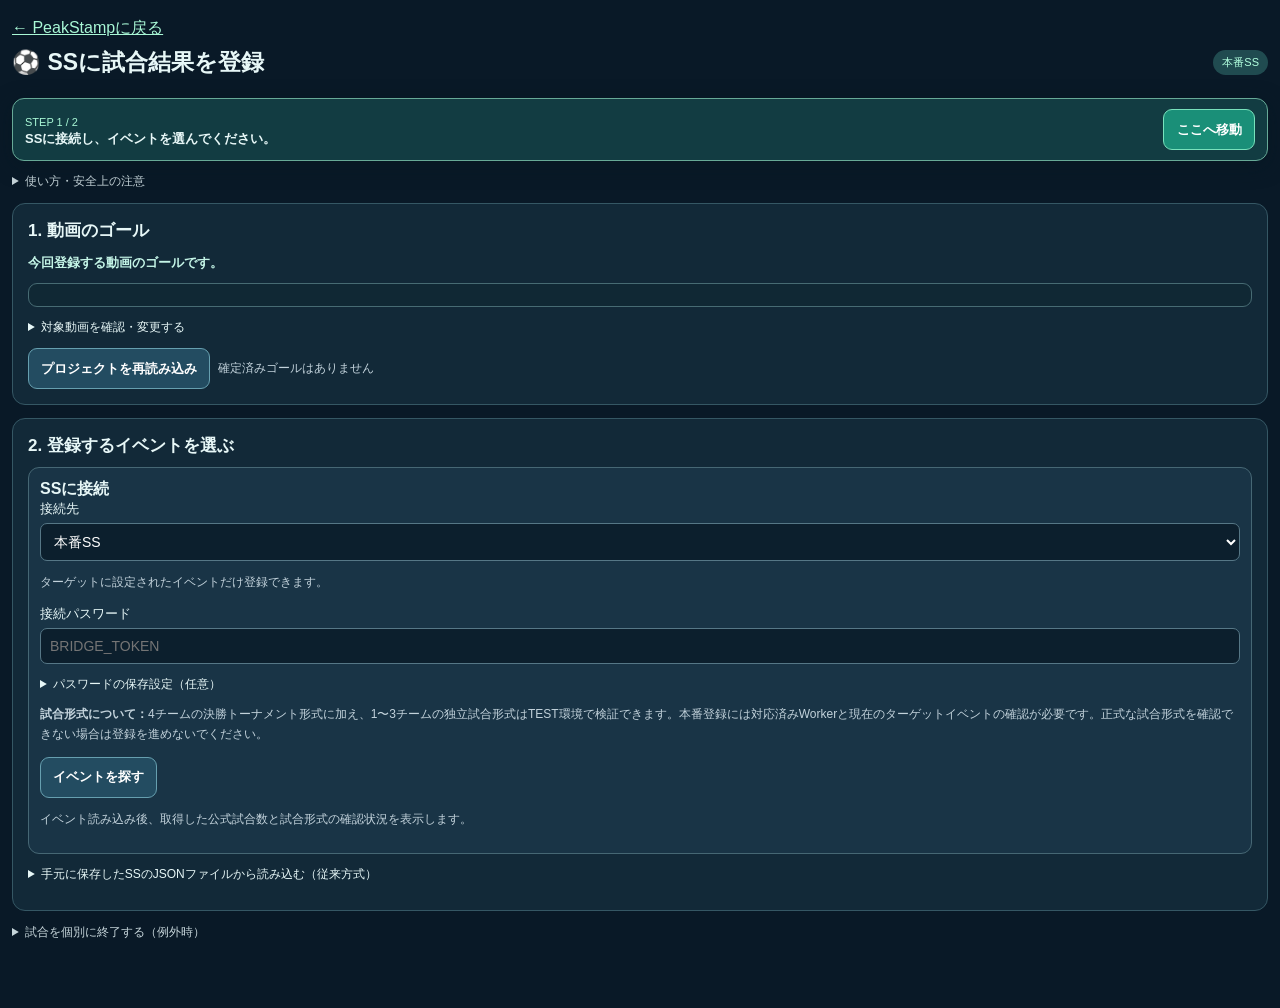
<file: sposched-review.html>
<!doctype html>
<html lang="ja">
<head>
<meta charset="utf-8"><meta name="viewport" content="width=device-width,initial-scale=1,viewport-fit=cover">
<meta name="theme-color" content="#081725">
<title>PeakStamp × Shoot Sunday | 試合・ゴール照合</title>
<style>
:root{font-family:-apple-system,BlinkMacSystemFont,"Segoe UI",sans-serif;background:#091927;color:#e7f7f7;color-scheme:dark}
*{box-sizing:border-box}body{margin:0;padding:18px 12px 55px}main{max-width:830px;margin:auto}
h1{font-size:23px;margin:8px 0}h2{font-size:17px;margin:0 0 10px}h3{font-size:15px}
p{font-size:13px;line-height:1.65;color:#bbd1d5}label{font-size:13px}
.panel{border:1px solid #355764;border-radius:13px;padding:15px;margin:13px 0;background:#122938}
.top{display:flex;justify-content:space-between;align-items:center;gap:8px;flex-wrap:wrap}
.step{background:#204b50;color:#b1ffde;padding:5px 9px;font-size:11px;border-radius:15px}
.small{font-size:12px;color:#c2d2db}.warning{border-left:3px solid #f4be72;padding:9px 12px;background:#3b3025}
button{cursor:pointer;border:1px solid #669faf;background:#234c61;color:#fff;padding:10px 12px;border-radius:9px;font-weight:700;min-height:41px}
button:disabled{cursor:default;opacity:.45}button.primary{background:#1a8f78;border-color:#78e2bc;color:#fff}
button.danger{background:#73423f;border-color:#d49483}
#stagingSendArea{border-color:#e1b36e;background:#2b2b35}
#stagingSendArea button:disabled{opacity:.4}
.batch-goal{display:flex;align-items:center;gap:9px;padding:8px 0;border-bottom:1px solid #45515f}
.batch-goal span{flex:1;font-size:13px}
#batchReviewText{white-space:pre-wrap;word-break:break-word;background:#112839;padding:12px;border-radius:8px;border:1px solid #597584;font-size:12px;max-height:320px;overflow:auto}
#batchProgress{white-space:pre-wrap;word-break:break-word;font-size:12px;line-height:1.7}
.batch-confirm{border-top:1px solid #597584;padding-top:11px;margin-top:12px}

.staging-badge{background:#ac6630;color:#fff;padding:4px 8px;border-radius:8px;display:inline-block;font-weight:700}
#stagingPlan{white-space:pre-wrap;word-break:break-word;background:#112839;padding:12px;border-radius:8px;border:1px solid #597584;font-size:12px}
textarea,input,select{background:#0c1f2d;color:#fff;border:1px solid #567786;border-radius:7px;padding:9px;font-size:14px;max-width:100%}
textarea{width:100%;min-height:110px;font-family:ui-monospace,monospace;font-size:11px}
select{width:100%}input[type=number]{width:90px}input[type=checkbox]{width:18px;height:18px;accent-color:#70dcb8}
.input-row{display:grid;grid-template-columns:1fr 1fr;gap:10px} .fields{display:grid;grid-template-columns:repeat(3,minmax(0,1fr));gap:8px}
.field{display:flex;flex-direction:column;gap:5px;min-width:0}
.line{display:flex;align-items:center;gap:8px;flex-wrap:wrap}
.grid-item{border:1px solid #466774;border-radius:11px;padding:11px;margin:9px 0;background:#193446}
.details{font-size:11px;opacity:.83;line-height:1.5}
.pill{font-size:11px;border-radius:12px;padding:3px 8px;background:#38565d;color:#fff}
.positive{color:#a9f8d6}.muted{color:#b9d2da}
.select-source{display:block;margin:9px 0;padding:8px;background:#0e2430;border-radius:8px}
.error{color:#ffd1b7}a{color:#a9f8d6}summary{cursor:pointer;font-size:12px}
details{margin:12px 0}.status{font-weight:700;color:#c7f5dc}
.quick-goal{padding:10px 12px;border:1px solid #476775;border-radius:10px;background:#193446;margin:8px 0}
#manualEntryPanel{padding:14px;background:#102e35;border:1px solid #5da78f;border-radius:13px;margin:12px 0}
#manualEntryPanel h3{margin:2px 0 9px}
#manualEntryAdd{width:100%;min-height:51px;font-size:15px;margin-top:12px}
.manual-entry-goal{padding:12px;margin:10px 0;border:1px solid #4b7480;border-radius:11px;background:#193b45}
.manual-entry-head{display:flex;align-items:center;justify-content:space-between;gap:8px;margin-bottom:10px}
.manual-entry-head strong{font-size:15px}
.manual-entry-head button{min-height:36px;font-size:12px;background:#305361}
.manual-entry-fields{display:grid;grid-template-columns:1fr 1fr;gap:10px}
.manual-entry-fields .wide{grid-column:1/-1}
.manual-entry-fields select{min-height:46px;font-size:16px}
.manual-entry-score{padding:10px 12px;border-bottom:1px solid #41616c}
.manual-entry-score strong{display:block;font-size:15px;color:#e2f9ed}
.manual-entry-score .small{margin:4px 0}
.manual-entry-score select{min-height:43px}
#manualEntryReview{margin-top:12px;min-height:49px;width:100%;font-size:15px}
@media(max-width:420px){.manual-entry-fields{grid-template-columns:1fr}}
.quick-goal-top{display:flex;align-items:center;justify-content:space-between;gap:12px;flex-wrap:wrap}
.quick-goal-top strong{font-size:14px}.quick-goal .quick-meta{font-size:12px;color:#cadde2;margin:6px 0}
.quick-ready{color:#a4f4cc}.quick-held{color:#ffcd9a}
.quick-summary{font-weight:700;margin:10px 0 4px}
.quick-main{width:100%;font-size:15px;margin-top:9px}
.quick-goal button{font-size:12px;min-height:30px;padding:5px 10px}
.quick-goal-top strong{font-size:15px;line-height:1.4}
.quick-ai-evidence{padding:8px 10px;margin:9px 0;border:1px solid #4b6d76;background:#0e2a39;border-radius:9px}
.quick-ai-raw{font-size:13px;line-height:1.5;color:#e1f3ee;font-weight:600;overflow-wrap:anywhere}
.quick-ai-candidates{font-size:12px;line-height:1.55;margin-top:3px;color:#b9d4dd;overflow-wrap:anywhere}
.quick-compare{display:grid;grid-template-columns:minmax(0,1fr) minmax(0,1fr);gap:8px;margin:9px 0}
.quick-compare-cell{min-width:0;border:1px solid #476b77;background:#0e2a39;border-radius:9px;padding:9px}
.quick-compare-cell.proposed{border-color:#64aa94;background:#123c3a}
.quick-compare-label{display:block;color:#b8d1d8;font-size:11px;margin-bottom:5px}
.quick-compare-value{display:block;font-size:13px;line-height:1.5;overflow-wrap:anywhere}
.quick-compare-detail{font-size:11px;line-height:1.45;color:#b8d1d8;margin-top:5px;overflow-wrap:anywhere}

.quick-fields{display:grid;grid-template-columns:repeat(2,minmax(0,1fr));gap:8px;margin:9px 0 5px}
.quick-field{display:flex;flex-direction:column;min-width:0;gap:4px;font-size:11px;color:#c5e0e5}
.quick-field select{width:100%;min-width:0;font-size:14px;min-height:42px;padding:8px 7px;background:#0a2131;color:#e7f7f7;border:1px solid #638391;border-radius:8px}
.quick-held-note{font-size:12px;color:#ffcd9a;margin:5px 0}
.quick-exception{margin-top:6px;background:transparent;color:#b7d6da;border-color:#516e7c}
@media(max-width:420px){.quick-fields{grid-template-columns:repeat(2,minmax(0,1fr))}}

#quickReviewText{white-space:pre-wrap;word-break:break-word;background:#102938;border-radius:9px;padding:11px;font-size:12px}
#quickConfirmPanel{margin:12px 0;padding:12px;border:1px solid #a57f5c;border-radius:12px}
#quickConfirmPanel[hidden],#quickPanel[hidden],#reviewArea[hidden]{display:none!important}
#legacyDayWrap[hidden]{display:none!important}
#goalRows:empty:after{content:'ゴールはまだありません。テストSSのイベントを読み込んだら、上の「＋ 新規ゴールを手動追加」で登録できます。';color:#9dabbc}
#planJson{min-height:160px}
@media(max-width:620px){.input-row,.fields{grid-template-columns:1fr}body{padding:12px 9px 40px}}
.registered-goals{background:#102834;border:1px solid #476b73;border-radius:9px;padding:11px;margin:10px 0;font-size:12px}
.registered-goals strong{display:block;margin-bottom:6px;color:#d6f3e8}
.registered-goal-line{border-top:1px solid #365966;padding:7px 0;line-height:1.6}
.registered-goal-line:last-child{padding-bottom:0}
.registered-match{color:#ffdaad;font-weight:750}
.duplicate-actions{padding:11px;border:1px solid #bb896b;border-radius:9px;margin:8px 0;background:#392b29}
.duplicate-actions[hidden]{display:none!important}
.duplicate-actions button{flex:1;min-width:210px;text-align:center}
.duplicate-actions .secondary-action{background:#264b47;border-color:#82bca9}
.decision-status{font-size:12px;color:#b5f9d8}
@media(max-width:620px){.duplicate-actions button{min-width:0;width:100%}}
.flow-guide{position:sticky;top:0;z-index:20;display:flex;gap:11px;align-items:center;justify-content:space-between;border:1px solid #67aa97;background:#123c42;padding:10px 12px;border-radius:12px;margin:12px 0;box-shadow:0 5px 20px #061822aa}
.flow-guide strong{display:block;font-size:13px;line-height:1.35}.flow-guide .hint-step{font-size:11px;color:#a9f8d6}
.flow-guide button{min-width:92px;background:#1a8f78;border-color:#78e2bc}
.panel{scroll-margin-top:110px}.grid-item{scroll-margin-top:125px}
#ssResultPanel{margin-top:18px;border:1px solid #78e2bc;border-radius:12px;padding:15px;background:#15382f}
#ssResultTime{font-size:20px;font-weight:750;margin:9px 0}
#ssResultLink{display:inline-block;max-width:100%;box-sizing:border-box;margin:7px 0;padding:12px 14px;border-radius:9px;background:#1a8f78;color:white;font-weight:700;text-decoration:none;overflow-wrap:anywhere}
#ssResultUrlInput{width:100%;box-sizing:border-box}
.detail-return{position:fixed;z-index:30;left:0;right:0;bottom:0;padding:10px max(12px,env(safe-area-inset-right)) calc(10px + env(safe-area-inset-bottom)) max(12px,env(safe-area-inset-left));background:#0d2632;border-top:1px solid #68a998;box-shadow:0 -8px 25px #061823c0}
.detail-return button{display:block;max-width:830px;width:100%;margin:auto;background:#1a8f78;border-color:#78e2bc;min-height:48px;font-size:15px}
body.detail-open{padding-bottom:115px}
.step-help{font-size:13px;font-weight:600;color:#c4f5e7;margin:9px 0}
.help summary{font-size:12px;color:#c6d5da}.finish-preview-card{margin-top:12px;padding:12px;background:#0e303b;border:1px solid #74ae9a;border-radius:10px}
#finishSummary{font-size:15px;line-height:1.7;white-space:pre-wrap}
#finishCurrent .quick-main{font-size:16px;min-height:50px}
#autoPanel{padding:12px;border:1px solid #68a995;border-radius:12px;background:#102e37;margin:14px 0}
#autoGoalDetails{display:block;margin:12px 0 24px}
html,body{max-width:100%;overflow-x:clip}
main,.panel,.grid-item,.quick-goal,.quick-field,.flow-guide{min-width:0;max-width:100%}
.quick-field select,#quickGoals select{display:block;max-width:100%;width:100%;min-width:0}
.flow-guide>div{min-width:0;flex:1;overflow-wrap:anywhere}
#ssFixtureWarning{margin:12px 0;padding:14px;border-radius:10px}
#ssFixtureWarning strong{display:block;font-size:16px}
#ssFixtureWarning p{color:#ffdfa9;overflow-wrap:anywhere}
#ssFixtureWarning button{margin:6px 6px 0 0}
@media(max-width:480px){#ssFixtureWarning button{display:block;width:100%}}
#quickSummary{padding:12px 14px;border-left:4px solid #7be0bb;background:#173843;border-radius:8px;margin:12px 0;font-weight:650}
#autoRegisterHeading{scroll-margin-top:120px}
.quick-goal{scroll-margin-top:120px}
.quick-goal.needs-fix{border-color:#d4a76b;background:#233b43}
.quick-goal .quick-held-note{font-weight:650;color:#fbd9a0}
.quick-goal .match-proposal{font-size:13px;margin:8px 0;color:#bbf1dc}
.quick-goal .confirm-candidate{min-height:44px;margin-top:8px}
@media(max-width:480px){#autoGoalDetails .quick-field select{min-height:44px}}
#autoRun,#autoResume{min-height:52px}#autoProgress progress{height:16px;width:100%;accent-color:#36bb9a}
#autoStage{font-size:13px;margin:9px 0;line-height:1.5}
#autoConflict{border:1px solid #d49c56;padding:12px;border-radius:10px;background:#312e2b;margin:12px 0}
#autoConflict p{color:#f6ddb9}#autoConflict select{min-height:44px}
#autoOutline{font-size:13px;line-height:1.7;color:#d5e7e7}
#autoOutline .fixture-status{border-bottom:1px solid #476472;padding:5px 1px}
#autoOutline .fixture-status:last-child{border:0}
.quick-goal .quick-trace{margin:8px 0 2px}
.quick-goal .quick-trace summary{color:#bfd2d8;font-size:11px}
.quick-goal .quick-trace p{margin:5px 0;font-size:11px}
.quick-goal .quick-goal-top strong{flex:1;min-width:0}
.quick-goal .quick-goal-top .quick-ready,.quick-goal .quick-goal-top .quick-held{max-width:125px;font-size:11px;text-align:right}
#productionPanel #productionCheck,#productionPanel #productionStart{display:block;width:100%;min-height:48px}
#productionPanel #productionPlan{white-space:pre-wrap;overflow-wrap:anywhere;font-size:13px;line-height:1.6}
#productionAudit pre{white-space:pre-wrap;overflow-wrap:anywhere;font-size:11px;color:#b8d1d8}
@media(max-width:480px){.quick-compare{gap:6px}.quick-compare-cell{padding:8px 7px}.quick-goal{padding:10px}.quick-goal-top{align-items:flex-start;flex-wrap:nowrap}.quick-compare-value{font-size:13px}}
[hidden]{display:none!important}
@media(max-width:480px){.flow-guide{gap:6px}.flow-guide strong{font-size:12px}.flow-guide button{min-width:77px;font-size:12px;padding:8px}}
</style>
</head>
<body><main>
<a href="./?v=external65">← PeakStampに戻る</a>
<header class="top"><h1>⚽ SSに試合結果を登録</h1><span id="ssModeBadge" class="step">本番SS</span></header>
<div id="flowGuide" class="flow-guide" role="status" aria-live="polite">
 <div><span id="flowStepLabel" class="hint-step">STEP 1 / 2</span>
 <strong id="flowGuideText">SSに接続し、イベントを選んでください。</strong></div>
 <button id="flowJump" type="button">ここへ移動</button>
</div>
<details class="help"><summary>使い方・安全上の注意</summary>
 <p>①イベントを選択 → ②ゴールを確認 → ③登録。送信は最後の「登録」ボタンを押したときだけ行います。不明な試合や選手は人が選択して修正します。通信エラー時は重複防止のため自動再送しません。</p>
</details>
<section class="panel">
 <h2>1. 動画のゴール</h2>
 <p class="step-help">今回登録する動画のゴールです。</p>
 <div id="projectSummary" class="registered-goals" role="status"></div>
 <details id="sourceAdvanced">
  <summary>対象動画を確認・変更する</summary>
  <p class="small">古い保存データは動画のファイル更新日で仮グループ化します。撮影日とは限らないので、同じ開催日の動画か確認し、1回だけプロジェクトとして保存してください。</p>
  <label class="field" id="legacyDayWrap" hidden>過去データの日付グループ（推定）
   <select id="legacyDaySelect"></select>
  </label>
  <div id="sources"></div>
  <button id="saveProjectSelection" type="button">選択した動画をこのプロジェクトに保存</button>
 </details>
 <div class="line"><button id="refreshSources">プロジェクトを再読み込み</button><span id="sourceStatus" class="small"></span></div>
</section>
<section class="panel">
 <h2>2. 登録するイベントを選ぶ</h2>
 <div class="grid-item" id="ssDirectPanel">
  <strong>SSに接続</strong>
  <label class="field">接続先
   <select id="ssEnvironment" aria-label="SpoSched接続先">
    <option value="production">本番SS</option>
    <option value="staging">テストSS</option>
   </select>
  </label>
  <p id="ssEnvironmentNote" class="small">ターゲットに設定されたイベントだけ登録できます。</p>
  <label class="field">接続パスワード
    <input id="ssBridgeToken" type="password" name="ss-bridge-password" autocomplete="current-password" autocapitalize="off" spellcheck="false" placeholder="BRIDGE_TOKEN">
  </label>
  <details id="ssSessionOptions"><summary>パスワードの保存設定（任意）</summary>
    <div class="line"><label class="small"><input id="ssRememberTab" type="checkbox"> このタブで4時間記憶</label><button id="ssForgetToken" type="button">保存を削除</button></div>
    <p id="ssRememberNote" class="small">このタブだけで一時保存します。共有端末では使用しないでください。</p>
   </details>
  <p class="small" id="ssFixtureModeGuide" role="note"><strong>試合形式について：</strong>4チームの決勝トーナメント形式に加え、1〜3チームの独立試合形式はTEST環境で検証できます。本番登録には対応済みWorkerと現在のターゲットイベントの確認が必要です。正式な試合形式を確認できない場合は登録を進めないでください。</p>
  <div class="line"><button id="ssLoadEvents" type="button">イベントを探す</button><span id="ssDirectStatus" class="small" role="status" aria-live="polite"></span></div>
  <label class="field" id="ssSelectWrap" hidden>開催日・イベント
    <select id="ssEventSelect" aria-label="SSイベント選択"></select>
  </label>
  <button id="ssLoadSnapshot" type="button" class="primary quick-main" hidden>このイベントを読み込む</button>
  <p id="ssFixtureModeStatus" class="small" role="status" aria-live="polite">イベント読み込み後、取得した公式試合数と試合形式の確認状況を表示します。</p>
  <div id="ssFixturePreview" class="registered-goals" hidden aria-label="読み込んだ公式試合一覧"></div>
 </div>
 <details><summary>手元に保存したSSのJSONファイルから読み込む（従来方式）</summary>
 <p class="small">SS連携が使えないときは、保存済みのJSONを読み込むこともできます。</p>
 <label class="field">JSONファイルを選択 <input type="file" accept=".json,application/json" id="snapshotFile"></label>
 <details><summary>またはJSONを貼り付ける</summary><textarea id="snapshotText" placeholder='{"event_id":"...","matches":[{"seq":1,...}],"roster":{"チーム1":["選手A"]}}'></textarea></details>
 <div class="line"><button id="loadSnapshot" class="primary">試合・名簿を読み込む</button><span id="snapshotStatus" class="status"></span></div>
 </details>
</section>
<details class="panel" id="aliasAdminPanel" hidden>
 <summary>呼び名の登録一覧（TEST）</summary>
 <p class="small">SS公式データを読み取り専用で表示します。修正・削除はAPI確認後に追加します。</p>
 <div class="line"><button id="aliasAdminLoad" type="button">一覧を更新</button></div>
 <div class="line"><button id="aliasDryRun" type="button">生の認識名で再照合</button></div>
 <p id="aliasDryRunStatus" class="small" role="status" aria-live="polite"></p>
 <div id="aliasDryRunResults"></div>
 <label class="field">呼び名・選手名で検索
  <input id="aliasAdminQuery" type="search" placeholder="呼び名または選手名">
 </label>
 <p id="aliasAdminStatus" class="small" role="status" aria-live="polite"></p>
 <div id="aliasAdminList"></div>
</details>
<section class="panel" id="recoveryPanel" hidden>
 <h2>⚠ 前回の送信結果を確認してください（テストSSのみ）</h2>
 <p>書き込みが完了しても通信が切れた可能性があります。<strong>このイベントの次の書き込みは、安全を確認するまで禁止しています。</strong> 自動再送は行いません。</p>
 <button id="recoveryReload" class="primary" type="button">最新のSS試合・ゴール明細を取得（読み取りだけ）</button>
 <p id="recoveryStatus" class="small" role="status" aria-live="polite"></p>
 <div id="recoveryDetails"></div>
</section>
<section class="panel" id="quickPanel" hidden>
 <div class="top"><h2>3. ゴールを確認</h2><span id="quickEnvironmentBadge" class="step">本番・未送信</span></div>
 <div id="ssFixtureWarning" class="warning" hidden role="alert">
  <strong>このイベントには選択できるSS試合がありません</strong>
  <p id="ssFixtureWarningText"></p>
  <button id="ssChooseEvent" type="button">← SSイベントを選び直す</button>
  <button id="ssReloadFixtures" type="button">試合を再取得（読み取りのみ）</button>
 </div>
 <p id="quickTestHelp" class="step-help">AI提案とSS登録予定を確認してください。<strong>別チームの得点者・アシスト者はWorkerがその試合の助っ人として登録してから、ゴールとアシストを記録</strong>します。3位決定戦・決勝は準決勝の正式結果が確定してから登録します。得点チームが不明な場合だけ選択してください。</p>
 <p id="quickProductionHelp" class="step-help" hidden>AI候補と登録予定を確認してください。修正が必要な場合は「修正する」を押してください。<strong>まだSSには送信されません。</strong></p>
 <p id="quickSummary" class="quick-summary" role="status" aria-live="polite"></p>
 <section id="manualEntryPanel" aria-label="動画なしのゴール手動入力" hidden>
  <h3>動画なしでゴールを入力（TEST）</h3>
  <p>①試合と得点者を選択 → ②必要な分だけ追加 → ③自動計算されたスコアを最後に確認して登録。ゴールごとの承認チェックやスコアの手入力は不要です。</p>
  <p id="manualEntryEvent" class="small"></p>
  <div id="manualEntryRows" aria-label="追加したゴールの一覧"></div>
  <button id="manualEntryAdd" class="primary" type="button">＋ 1ゴール追加する</button>
  <p id="manualEntryState" class="small" role="status" aria-live="polite"></p>
  <h3>試合ごとのスコア（自動集計）</h3>
  <div id="manualEntryPreview" aria-label="ゴールから計算した試合結果"></div>
  <button id="manualEntryReview" class="primary" type="button">スコアを確認して最終登録へ ↓</button>
 </section>
 <div id="ssFixtureOverview" class="grid-item" aria-label="SS公式の試合一覧"></div>
 <button id="quickResetBulkReview" type="button" hidden>試合作り直し後のゴールをまとめて試合番号確認（書き込みなし）</button>
 <p id="quickResetBulkStatus" class="small" role="status" aria-live="polite"></p>
 <div id="autoGoalDetails">
  <div id="officialRegisteredGoals" class="registered-goals" hidden aria-live="polite"></div>
  <div id="quickGoals"></div>
  <details id="registeredManualHistory" hidden><summary>このブラウザの過去の送信履歴（参考・SS登録件数ではありません）</summary><div id="registeredManualGoals" class="registered-goals" aria-live="polite"></div></details>
  <p id="quickStatus" class="small" role="status" aria-live="polite"></p>
  <button id="quickEdit" type="button">詳細編集・手動追加・既存ゴール修正</button>
 </div>
 
<h2 id="autoRegisterHeading">4. 確認済みのゴールと4試合をTESTへ登録</h2>
 <p id="autoRegisterHelp" class="step-help">通常は下の<strong>「一覧の内容で4試合を登録（TEST）」</strong>だけを使います。従来方式は予備操作にまとめました。同じイベントで両方押さないでください。</p>
 <div id="autoPanel">
  <div id="autoOutline" aria-label="試合の登録予定"></div>
  <p id="autoBeforeRun" class="small" role="status"></p>
  <div id="workerBatchArea" class="grid-item" hidden>
   <p class="small"><strong>通常はこちら（Worker方式）</strong>：対象試合を順番に登録し、進捗と処理時間の内訳を表示します。通信が切れた場合は進捗を再取得できます。</p>
   <p id="workerBatchReadiness" class="small" role="status"></p>
   <button id="workerBatchJumpToGoal" type="button" hidden>未確認のゴール候補へ戻る</button>
   <button id="workerBatchRun" class="primary quick-main" type="button">一覧の内容で4試合を登録（TEST）</button>
    <button id="workerBatchRecreate" class="primary quick-main" type="button" hidden>再作成された新しい4試合を高速登録（TEST）</button>
    <p id="workerBatchRecreateHint" class="small" hidden>前回ジョブは旧試合IDとして履歴に保管し、新しい試合のIDで一括登録します。旧試合には再送しません。</p>
   <button id="workerBatchPause" type="button" hidden>このジョブを一時停止</button>
   <button id="workerBatchResume" type="button" hidden>確認済みの続きから再開（TEST）</button>
   <button id="workerBatchRefresh" type="button" hidden>ジョブの進捗を再取得（書き込みなし）</button>
   <button id="workerBatchReconnect" type="button" hidden>旧ジョブIDを安全に再接続（書き込みなし）</button>
   <button id="workerGateAudit" type="button" hidden>現在の4試合の送信記録を確認（書き込みなし）</button>
   <p id="workerGateAuditStatus" class="small" role="status" aria-live="polite"></p>
   <p id="workerBatchStatus" class="small" role="status" aria-live="polite"></p>
   <details id="workerTimingDetails" hidden>
    <summary>登録速度の内訳（Worker診断）</summary>
    <p id="workerTimingSummary" class="small"></p>
    <p id="workerTimingSlowest" class="small"></p>
    <p class="small">事前確認・署名付きプレビュー・登録＋再取得を操作ごとに計測しています。同点時の選択待ち時間は別集計です。</p>
   </details>
   <button id="workerBatchRecover" type="button" hidden>⚠ 前回の送信記録を照合（書き込みなし）</button>
   <div id="workerBatchDecision" hidden>
    <p id="workerBatchQuestion" role="status"></p>
    <label class="field">結果を指定
     <select id="workerBatchWinner"><option value="">勝者を選択</option>
      <option value="left">左チームの勝利</option>
      <option value="right">右チームの勝利</option>
      <option value="draw">引き分け（3位決定戦・決勝のみ）</option>
     </select>
    </label>
    <button id="workerBatchSubmitDecision" class="primary" type="button">結果を確定して続行（TEST）</button>
   </div>
  </div>
  <details id="legacyBatchDetails" class="help">
   <summary>予備操作：従来方式で4試合を登録</summary>
   <p class="small">Worker方式を使わない場合の予備操作です。通常は上のボタンを利用し、同じイベントで両方実行しないでください。</p>
   <button id="autoRun" class="primary quick-main" type="button">従来方式で残り4試合を登録（TEST）</button>
  </details>
  <div id="autoProgress" hidden aria-live="polite">
   <p id="autoStage" role="status">準備中</p>
   <progress id="autoProgressBar" max="4" value="0"></progress>
   <p id="autoCount" class="small">0 / 4試合完了</p>
  </div>
  <div id="autoConflict" hidden>
   <p id="autoIssue" role="alert"></p>
   <label id="autoWinnerWrap" class="field" hidden>この試合の結果
    <select id="autoWinner"><option value="">結果を選んでください</option>
     <option value="left">左チームの勝利</option><option value="right">右チームの勝利</option>
     <option value="draw" hidden disabled>引き分け（3位決定戦・決勝のみ）</option>
    </select>
   </label>
   <button id="autoResume" class="primary quick-main" type="button">修正して続行</button>
   <button id="autoFix" type="button">対象ゴールを修正する</button>
   <button id="autoReload" class="primary" type="button" hidden>SSを再取得（書き込みなし）</button>
   <button id="autoRecover" class="primary" type="button" hidden>⚠ 前回の送信記録を照合（書き込みなし）</button>
  </div>
  <div id="ssResultPanel" hidden>
   <strong id="ssResultHeading">✓ 試合の登録・確認が完了しました</strong>
   <p id="ssResultTime" role="status"></p>
   <p class="small">最初の登録ボタン押下から全処理完了まで計測。同点時の勝者選択で待った時間も含みます。</p>
   <a id="ssResultLink" target="_blank" rel="noopener noreferrer" hidden>SSアプリで登録結果を確認する（TEST）</a>
   <p id="ssResultLinkNote" class="small"></p>
   <details id="ssResultLinkSettings">
    <summary>このイベントのSSアプリURLを登録・変更する</summary>
    <label class="field">SS TESTのイベント画面URL
     <input id="ssResultUrlInput" type="url" inputmode="url" placeholder="https://testsundayfront.web.app/app/shoot/activity/?event=...">
    </label>
    <button id="ssResultUrlSave" type="button">このイベントのリンクを保存</button>
    <p id="ssResultUrlStatus" class="small" role="status"></p>
   </details>
  </div>
 </div>
 <details id="quickIndividualTestTools" class="help"><summary>個別ゴール登録（従来方式）</summary>
  <button id="quickPreview" class="primary quick-main" type="button">登録内容を確認</button>
  <div id="quickConfirmPanel" class="finish-preview-card" hidden>
   <strong id="quickConfirmTitle"></strong>
   <div id="quickReviewText"></div>
   <button id="quickExecute" class="primary quick-main" type="button">この内容でゴールを登録</button>
   <button id="quickCancel" type="button">← 修正に戻る</button>
  </div>
 </details>
</section>
<section id="productionPanel" class="panel" hidden>
 <h2>4. SSに登録</h2>
 <p class="step-help">① 内容を確認してから、② で本番SSに登録します。</p>
 <button id="productionCheck" type="button">① 登録内容を確認（送信なし）</button>
 <pre id="productionPlan" class="small" hidden></pre>
 <details id="productionAudit" hidden><summary>イベント・試合IDを確認</summary><pre id="productionAuditIds"></pre></details>
 <button id="productionStart" type="button" class="primary quick-main" disabled>② 4試合を本番登録</button>
 <button id="productionResume" type="button" hidden>停止位置を確認して本番登録を再開</button>
 <button id="productionAppend" type="button" class="primary quick-main" hidden>後半2試合を本番登録</button>
 <button id="productionRefresh" type="button" hidden>登録の進捗を確認（再送なし）</button>
 <p id="productionStatus" class="small" role="status" aria-live="polite"></p>
 <div id="productionDecision" hidden>
  <p id="productionDecisionText" role="status"></p>
  <label class="field">同点時の結果
   <select id="productionWinner"><option value="">選択してください</option>
    <option value="left">左チームの勝利</option><option value="right">右チームの勝利</option>
    <option value="draw">引き分け（3位決定戦・決勝のみ）</option>
   </select>
  </label>
  <button id="productionDecisionSend" type="button" class="primary">結果を確定して続ける</button>
 </div>
</section>
<details id="individualFinishTools" class="help"><summary>試合を個別に終了する（例外時）</summary>
<section class="panel" id="finishPanel" hidden>
 <div class="top"><h2>4. 試合を終了する</h2><span class="step">TEST ONLY</span></div>
 <p class="step-help">試合を選び、表示された結果が正しければ終了ボタンを押してください。</p>
 <label class="field">試合を選ぶ<select id="finishMatch"></select></label>
 <label id="finishWinnerWrap" class="field" hidden>同点の場合の勝者（PKなど）
  <select id="finishWinner">
   <option value="">勝者を選んでください</option>
   <option value="left">左チームの勝利</option>
   <option value="right">右チームの勝利</option>
   <option value="draw">引き分け（順位決定が不要な試合のみ）</option>
  </select>
 </label>
 <div id="finishCurrent" class="finish-preview-card">
  <p id="finishSummary" role="status" aria-live="polite"></p>
  <button id="finishExecute" class="primary quick-main" type="button" disabled>この結果で試合を終了</button>
 </div>
 <p id="finishStatus" role="status" aria-live="polite"></p>
 <details class="help"><summary>全試合の状況・通信エラー時の確認</summary>
  <div id="finishMatches"></div>
  <button id="finishRecover" type="button">通信エラー後の結果照合（再送なし）</button>
  <p class="small">得点の抜け・重複があれば、先にゴール登録を修正してください。終了済みの結果はここでは変更できません。</p>
 </details>
</section>
</details>
<section class="panel" id="reviewArea" hidden>
 <h2>詳細編集</h2>
 <p class="step-help">必要な箇所だけ直してください。変更内容は一覧に戻っても保持されます。</p>
 <button id="quickBack" class="primary" type="button">← ゴール一覧に戻る</button>
 <p id="eventTitle" class="status"></p>
 <p>実況の対戦カードと当日の選手名簿から試合・得点者・アシストを初期選択します。<strong>動画にゴールがなくても、手動で新規追加できます。</strong> 選手と試合を確認して登録してください。</p>
 <div id="manualAddWrap" class="grid-item" hidden>
  <strong>動画がない場合の新規ゴール登録</strong>
  <p>テストSSの試合を選んで、得点者・アシストを手入力できます。入力後、各ゴールの「このゴールを登録」で送信できます。通常の試合一括登録には含まれません。</p>
  <button id="manualAddGoal" class="primary" type="button">＋ 新規ゴールを手動追加</button>
  <p id="manualAddStatus" class="small" role="status" aria-live="polite"></p>
  <p id="manualEventScope" class="small" role="status"></p>
 </div>
 <nav id="goalJump" class="line" aria-label="照合するゴールを切り替え"></nav>
 <div id="goalRows"></div>
 <details class="help" id="legacyScoreEdit">
  <summary>例外時のスコア修正（従来方式・通常は不要）</summary>
  <p>独立試合のWorker一括登録では、登録するゴールからスコアが自動で計算されます。この例外用入力欄は通常のゴール一括登録には使用しません。</p>
  <div id="matchRows"></div>
 </details>
 <div class="line"><button class="primary" id="buildPlan">確認した登録内容を作成</button><span id="reviewStatus" class="small"></span></div>
 <button id="quickBackBottom" class="primary quick-main" type="button">← ゴール一覧に戻る</button>
</section>
<section class="panel" id="exportArea" hidden>
 <h2>4. Shoot Sunday登録前の最終データ</h2>
 <p><strong>まだ送信していません。</strong>新規得点登録・既存得点の修正候補・試合結果の変更をJSONとして確認できます。<code>record_goal</code> と <code>patch_goal</code> は、テスト用SSに直接読み込んだ場合だけ、下の専用画面から1件ずつ確認して送信できます。本番SSには送信しません。</p>
 <textarea id="planJson" readonly></textarea>
 <div class="line"><button class="primary" id="copyPlan">JSONをコピー</button><span class="small" id="copyStatus"></span></div>
 <p class="small">このJSONは記録・確認用です。テストへの反映は下の専用操作から1件ずつ行います。ChatGPTのMCP接続は不要です。</p>
</section>
<section class="panel" id="stagingSendArea" hidden>
 <h2>5. <span class="staging-badge">TEST ONLY</span> SSテスト環境への登録</h2>
 <p>得点者と試合を確認したゴールだけ、テストSSへ書き込みます。<strong>本番SSへの書き込みは無効です。</strong> 試合結果の更新とオウンゴール修正は対象外です。</p>
 <div id="batchArea" class="grid-item">
  <h3>複数ゴールをまとめて確認・登録</h3>
  <p>登録するゴールを選んで一括プレビューしてください。<strong>実際のAPI書き込みは、承認後に1件ずつ順番に実行・照合します。</strong></p>
  <div id="batchGoals"></div>
  <div class="line"><button id="batchPreview" class="primary" type="button">選んだゴールを一括プレビュー（送信なし）</button></div>
  <p id="batchStatus" class="small" role="status" aria-live="polite"></p>
  <div id="batchConfirmPanel" class="batch-confirm" hidden>
   <pre id="batchReviewText"></pre>
   <label class="line"><input type="checkbox" id="batchApprove"><strong id="batchApproveLabel">内容を確認した</strong></label>
   <button id="batchExecute" class="danger" type="button" disabled>承認したゴールをテストSSへ一括登録</button>
   <p class="small">途中でエラー・通信切断が起きた場合はその場で停止します。自動で再試行しません。SSの最新データを取得してから再開してください。</p>
  </div>
  <p id="batchProgress" class="small" role="status" aria-live="polite"></p>
 </div>
 <details><summary>従来の1件ずつ登録・修正する操作を使う</summary>
 <p>1ゴールずつプレビューしてテスト登録する従来の方法も使えます。</p>
 <label class="field">テスト反映する操作（1件だけ）
  <select id="stagingOperation" aria-label="反映するゴール"></select>
 </label>
 <div class="line"><button id="stagingPreview" class="primary" type="button">選んだ1件をテスト環境でプレビュー</button></div>
 <p id="stagingStatus" class="small" role="status" aria-live="polite"></p>
 <div id="stagingConfirmPanel" hidden>
  <pre id="stagingPlan"></pre>
  <label class="line"><input type="checkbox" id="stagingApprove"><strong>本番ではなく、テスト団体にこの1件を記録する内容を確認した</strong></label>
  <button id="stagingExecute" type="button" class="danger" disabled>テストSSへこの1件だけ書き込む</button>
  <p class="small">プレビューは2分で期限切れになります。送信エラー時は二重登録防止のため再送信せず、SSの最新データを確認してください。</p>
 </div>
 </details>
</section>
</main>
<div id="detailReturnBar" class="detail-return" hidden>
 <button id="quickBackFixed" type="button">← ゴール一覧に戻る</button>
</div>
<script type="module">
import {verifyCompletedIndependentSnapshot,hasRecreatedIndependentFixtures} from './sposched-independent-completion.mjs';
import {prepareIndependentWorkerBatch} from './sposched-independent-worker-batch.mjs';
import {startIndependentTestBatch} from './sposched-independent-test-transport.mjs';
import {jobControlPayload} from './sposched-job-control.mjs?v=pause1';
import {auditCurrentTestFixtureGates} from './sposched-gate-audit.mjs?v=gate-audit1';
import {matchStorageKey,validMatchNumber} from './match-label.mjs?v=multi-part1';
import {GOAL_STORE_PREFIX,confirmedGoalExport} from './goal-stats.mjs?v=matchrecover2';
import {readCurrentGoalProject,saveCurrentGoalProject,defaultGoalCollection,approximateLegacyDayGroups,projectFileKey} from './goal-project.mjs?v=project1';
import {installSimpleResults} from './sposched-simple-results.mjs?v=2';
import {installMinimalGoalFix,makeMinimalGoalOperation} from './sposched-simple-goal-fix.mjs?v=1';
import {onConfirmedGoalPlayerSelection} from './sposched-goal-alias-learning.mjs';
import {aliasIntentsForCommittedGoal} from './sposched-goal-commit-alias.mjs';
import {aliasesAfterVerifiedBatch} from './sposched-batch-simple-alias.mjs';
import {batchAliasAttemptKey} from './sposched-batch-alias-ledger.mjs';
import {submittedAliasRows} from './sposched-batch-alias-source.mjs';
import {normalizeAliasList,aliasListView} from './sposched-alias-admin.mjs';
import {matchOfficialAlias} from './sposched-alias-auto-match.mjs';
import {saveConfirmedGoalSelection,restoreConfirmedGoalSelections} from './sposched-goal-selection-draft.mjs';
import {normalizeTeam,normalizeSpoSnapshot as normalizeBaseSnapshot,prepareGoalRows,preserveReviewRows,selectPlayerCandidates,fixturePlayerOptions,existingGoalsForMatch,matchingExistingGoals,buildReviewPayload} from './sposched-review-core.mjs?v=review-validation2';
import {toStagingAction,writeableReviewOperations,assertCurrentNumberedFixture} from './sposched-staging-client.mjs?v=ss-live-map1';
import {selectBatchOperations,previewReviewedBatch,executeReviewedBatch,executeReviewedBatchOnce} from './sposched-staging-batch.mjs?v=ss-batch-roster2';
import {makeManualGoal,restoreManualGoals,storeManualGoals,markManualCompleted,unsentManualGoals,applyManualRowEdits,prepareManualGoalRegistration} from './sposched-manual-goals.mjs?v=ss-manual1';
import {summarizeManualFixtureEntry,manualTieKey,manualFinishWinner} from './sposched-manual-entry.mjs';
import {pendingAttempts,beginAttempt,clearAttempt,inspectAttempt,recoveryDecisionPolicy,retiredMatchRecoveryPolicy,archiveRetiredAttempt} from './sposched-write-journal.mjs?v=ss-recovery3';
import {quickGoalDecisions,prepareQuickGoalBatch,editQuickGoalField,quickAIObservation,goalCandidatesByMatchNumber} from './sposched-quick-review.mjs?v=manual-origin1';
import {validateResetGoalRebinding} from './sposched-reset-fixture-review.mjs?v=reset-bulk1';
import {finishAction,assertFinished,unfinishedGoalCount} from './sposched-finish.mjs?v=finish2';
import {analyzeAutoFixture,assertFourMatchBracket,unassignedGoalDecisions} from './sposched-auto-tournament.mjs?v=auto2';
import {usesIndependentFixtures,isSixTeamPlacement,describeOfficialFixtures,drawOptionForFixture,fixtureSummaryLabel} from './sposched-fixture-layout.mjs';
import {resolveAutoGoalRead} from './sposched-auto-goal-read.mjs?v=parallel1';
import {prepareWorkerTournament,workerBatchStorageKey,hasRecreatedBracket,workerBatchRecreatePendingKey,verifyCompletedWorkerSnapshot} from './sposched-worker-batch.mjs?v=worker-helper-wait-side1';
import {prepareWorkerIndependent,verifyIndependentWorkerCompletion,assertIndependentWorkerHealth,assertRetiredIndependentWorkerHealth,isRetiredIndependentJob,hasDifferentIndependentGeneration,describeCompletedWorkerMismatch,assertRetiredWorkerReconnectable} from './sposched-worker-independent.mjs';
import {installProductionUI} from './sposched-production-ui.mjs?v=production-ui1';
const SS_NO_FIXTURES_MESSAGE='SS側で試合が作成されていません。SS側の「スコア入力」から「試合作成」ボタンを押してください。';
import {assertCurrentConnection} from './sposched-connection-scope.mjs?v=ss-scope1';
import {workerTimeKey,storeWorkerTiming,readWorkerTiming,completionSeconds,elapsedSeconds,savedSSAppLink,validatedSSAppLink,resultLinkKey} from './sposched-completion.mjs?v=complete1';
import {clearBridgeSession,restoreBridgeSession,rememberBridgeSession} from './sposched-bridge-session.mjs?v=bridge-tab1';
import {ANALYSIS_EVENT_KEY} from './sposched-analysis-names.mjs';
const $=id=>document.getElementById(id);
let officialAliasEntries=[];
let autoAliasEntries=[];
function applyAutoAliases(){
 if(!snapshot||!(loadedFromStagingDirect||loadedFromProductionDirect)||!autoAliasEntries.length)return;
 for(const row of rows){
  if(row.goal?.manual||row.goal?.ssIdentity)continue;
  for(const [field,raw] of [['scorer',row.goal?.scorer],['assist',row.goal?.assist]]){
   if(row[field]||!raw)continue;
   const name=matchOfficialAlias(raw,autoAliasEntries,snapshot,row.seq);
   if(name){row[field]=name;if(field==='scorer')row.team=snapshot.playerTeam.get(name)||'';}
  }
 }
}

function renderAliasAdmin(){
 const target=$('aliasAdminList');target.replaceChildren();
 const entries=aliasListView(officialAliasEntries,$('aliasAdminQuery').value);
 $('aliasAdminStatus').textContent=entries.length+'件表示（読み取り専用）';
 for(const entry of entries){
  const item=document.createElement('p');
  item.className='small';
  item.textContent=entry.alias+' → '+(entry.name||entry.member_id)+
   (entry.shared?'（同じ呼び名の別メンバーあり）':'');
  target.append(item);
 }
}
$('aliasAdminQuery').addEventListener('input',renderAliasAdmin);
$('aliasAdminLoad').addEventListener('click',async()=>{
 if(!snapshot||!loadedFromStagingDirect||$('ssEnvironment').value!=='staging'){
  $('aliasAdminStatus').textContent='SS TESTイベントを読み込んでください';return;
 }
 $('aliasAdminStatus').textContent='SS公式一覧を取得中…';
 officialAliasEntries=[];$('aliasAdminList').replaceChildren();
 try{
  const response=await fetchSS('/staging/alias/list');
  officialAliasEntries=normalizeAliasList(response);
  renderAliasAdmin();
 }catch(e){
  $('aliasAdminStatus').textContent='一覧を確認できません：'+e.message;
 }
});

$('aliasDryRun').addEventListener('click',async()=>{
 const status=$('aliasDryRunStatus'),target=$('aliasDryRunResults');
 target.replaceChildren();
 if(!snapshot||!loadedFromStagingDirect||$('ssEnvironment').value!=='staging'){
  status.textContent='TESTイベントを読み込んでください';return;
 }
 const originalSnapshot=snapshot,eventId=snapshot.eventId;
 status.textContent='公式の呼び名を確認中…';
 try{
  const response=await fetchSS('/staging/alias/list');
  if(snapshot!==originalSnapshot||snapshot.eventId!==eventId||!loadedFromStagingDirect)
   throw Error('イベントが変更されました。もう一度実行してください');
  const aliases=normalizeAliasList(response);
  // Never read or modify the manually corrected scorer/assist values.
  // Use only immutable raw Gemini names and the currently loaded SS roster.
  const source=chosenGoals().filter(g=>!g.manual);
  const prepared=prepareGoalRows({goals:source},originalSnapshot);
  let checked=0,matched=0;
  for(const row of prepared){
   for(const [role,raw] of [['得点',row.goal?.rawScorer??row.goal?.scorer],['アシスト',row.goal?.rawAssist??row.goal?.assist]]){
    if(!raw||!String(raw).trim())continue;
    checked++;
    const name=matchOfficialAlias(raw,aliases,originalSnapshot,row.seq);
    if(name)matched++;
    const line=document.createElement('p');line.className='small';
    line.textContent='第'+(row.seq||'?')+'試合 '+role+'「'+raw+'」→ '+(name||'未確定');
    target.append(line);
   }
  }
  status.textContent=checked+'件照合・'+matched+'件一致（読み取り専用／保存なし）';
  if(!checked)status.textContent='元の解析名が見つかりません。動画の解析データを読み込んでください。';
 }catch(e){status.textContent='再照合できません：'+e.message;}
});

const node=(tag,text='',cls='')=>{const el=document.createElement(tag);el.textContent=text;if(cls)el.className=cls;return el};
const mkInput=(type)=>{const el=document.createElement('input');el.type=type;return el};
let snapshot=null,rows=[],scores=[],goalExports=[],reviewedEventId='',manualGoals=[];
const manualTieWinners=new Map(); // key includes SS event, official UUID and auto-counted score
let loadedFromStagingDirect=false,lastPayload=null,approvedAction=null,previewToken='',previewOperationKey='';
let loadedFromProductionDirect=false;
let ssConnectionRevision=0;
let batchPrepared=null,batchBusy=false,recoveryBusy=false;
let quickPrepared=null,quickSending=false;
let autoTiming=null;
function runTimingLabel(){
 if(!autoTiming)return '';
 const seconds=((performance.now()-autoTiming.start)/1000).toFixed(1);
 return '（今回の区間'+seconds+'秒・取得'+autoTiming.gets+'回・確認/登録'+autoTiming.posts+'回。全体計測は完了時に確定）';
}
const pendingForEvent=()=>snapshot?.eventId&&loadedFromStagingDirect&&$('ssEnvironment').value==='staging'
 ?pendingAttempts(localStorage,snapshot.eventId):[];
const renderPendingPanel=()=>{
 $('recoveryDetails').replaceChildren();
 try{
  const pending=pendingForEvent();
  $('recoveryPanel').hidden=!pending.length;
  $('workerBatchRecover').hidden=!pending.length;
  $('autoRecover').hidden=!pending.length||$('autoConflict').hidden;
  if(pending.length){
   const item=pending[0];
   $('recoveryStatus').textContent='送信結果不明：'+item.action+' / 試合ID '+item.match_id+
    '。まず「最新のSS試合・ゴール明細を取得」を押してください。';
  }
 }catch(e){
  $('recoveryPanel').hidden=false;
  $('workerBatchRecover').hidden=false;
  $('autoRecover').hidden=$('autoConflict').hidden;
  $('recoveryStatus').textContent='⚠ '+e.message+'。安全のためSSへの書き込みを禁止しました。';
  $('recoveryReload').disabled=true;
 }
};
const resetBatchPreview=()=>{
 batchPrepared=null;
 $('batchConfirmPanel').hidden=true;
 $('batchApprove').checked=false;$('batchExecute').disabled=true;
 $('batchReviewText').textContent='';
};
const setBatchBusy=busy=>{
 batchBusy=busy;
 for(const id of ['ssEnvironment','ssBridgeToken','ssRememberTab','ssForgetToken','ssLoadEvents','ssEventSelect',
  'ssLoadSnapshot','refreshSources','buildPlan','stagingPreview','stagingExecute',
  'batchPreview','batchApprove','batchExecute','quickPreview','quickExecute','quickCancel','quickEdit','autoRun','autoResume','autoFix','autoReload','autoRecover','workerBatchRecover','workerBatchRecreate','workerBatchReconnect','autoWinner','ssChooseEvent','ssReloadFixtures','quickBack','quickBackBottom','quickBackFixed','flowJump','finishMatch','finishWinner','finishRecover','finishExecute','snapshotFile','snapshotText','loadSnapshot']){
  $(id).disabled=busy||
   (id==='batchExecute'&&(!batchPrepared||!$('batchApprove').checked))||
   (id==='batchPreview'&&!lastPayload)||
   (id==='stagingPreview'&&!lastPayload)||
   (id==='stagingExecute'&&(!approvedAction||!previewToken||!$('stagingApprove').checked));
 }
 syncFinishWinner();
 $('sources').inert=busy;$('reviewArea').inert=busy;
 $('quickGoals').inert=busy;
 simpleResults.setBusy(busy);
 $('batchGoals').inert=busy;
};
const saveManual=()=>{
 if(!snapshot?.eventId||!loadedFromStagingDirect||$('ssEnvironment').value!=='staging')return;
 try{storeManualGoals(localStorage,'staging',snapshot.eventId,manualGoals)}
 catch(e){$('manualAddStatus').textContent='手動ゴールの保存に失敗：'+e.message}
};
const persistManualRow=row=>{
 if(!row?.goal?.manual)return;
 const g=manualGoals.find(x=>x.id===row.goal.id);
 if(!g)return;
 g.review={seq:row.seq,scorer:row.scorer,assist:row.assist,
  assistMode:row.assistMode,team:row.team,guest:row.guest,include:row.include};
 saveManual();
};
const goalKeyOfOperation=operation=>{
 const ref=operation?.fromPeakStamp;
 return ref?.source&&ref?.goalId!=null?String(ref.source)+'::'+String(ref.goalId):'';
};
const resetTestPreview=()=>{
 approvedAction=null;previewToken='';previewOperationKey='';
 $('stagingConfirmPanel').hidden=true;$('stagingApprove').checked=false;$('stagingExecute').disabled=true;
};
const touch=()=>{
 resetFinish();
 $('finishPanel').hidden=!(snapshot&&loadedFromStagingDirect&&$('ssEnvironment').value==='staging');
 quickPrepared=null;$('quickConfirmPanel').hidden=true;
 $('exportArea').hidden=true;$('planJson').value='';$('reviewStatus').textContent='';
 $('stagingSendArea').hidden=true;lastPayload=null;resetTestPreview();resetBatchPreview();
};
const select=(choices,value,placeholder='選択してください')=>{
 const el=document.createElement('select');
 const blank=node('option',placeholder);blank.value='';el.append(blank);
 for(const {value:v,label} of choices){const o=node('option',label);o.value=String(v);el.append(o)}
 el.value=String(value??'');return el;
};
const field=(title,control)=>{const el=node('label','','field');el.append(node('span',title),control);return el};
const checks=()=>{
 const selected=[...document.querySelectorAll('#sources input:checked')].map(x=>x.value);
 let sourceObjects=[];
 for(const key of selected){
  try{
   const data=JSON.parse(localStorage.getItem(key)||'null');
   if(data?.source?.name){
    const source={file:{...data.source}};
    const savedNumber=localStorage.getItem(matchStorageKey(source));
    if(validMatchNumber(savedNumber))source.matchNumber=Number(savedNumber);
    sourceObjects.push(source);
   }
  }catch{}
 }
 return sourceObjects;
};
let legacyDay='';
const updateProjectSummary=()=>{
 const chosen=checks();
 let count=0;
 for(const input of document.querySelectorAll('#sources input:checked')){
  count+=Number(input.dataset.count)||0;
 }
 const project=readCurrentGoalProject(localStorage);
 const heading=project?'現在のPeakStampプロジェクト':'過去の動画データ（開催日未確認）';
 $('projectSummary').replaceChildren();
 $('projectSummary').append(node('strong',heading));
 $('projectSummary').append(node('p',
  chosen.length+'本の動画から、確定済みゴール '+count+'件をまとめて表示します。',
  'quick-summary'));
 $('projectSummary').append(node('p','対象動画：'+chosen.map(s=>s.file.name).join('、'),'small'));
 $('projectSummary').append(node('p','SSイベントを切り替えても、対象動画は自動では切り替わりません。','small'));
 if(project){
  $('projectSummary').append(node('p','このプロジェクトに登録した動画：'+
   project.files.length+'本。動画自体やAPIキーは保存していません。','details'));
 }else{
  $('projectSummary').append(node('p','ファイル更新日を使った仮グループです。撮影日とは限りません。内容を確認してからテストSSへ送信してください。','details'));
 }
 $('sourceStatus').textContent=chosen.length+'本 / ゴール '+count+'件'+
  (project?'（プロジェクト全動画を自動選択）':'（日付から仮集計）');
};
function sourcesLoad(){
 $('sources').replaceChildren();goalExports=[];
 const saved=[];
 try{
  for(let i=0;i<localStorage.length;i++){
   const k=localStorage.key(i);if(!k?.startsWith(GOAL_STORE_PREFIX))continue;
   let data;
   try{data=JSON.parse(localStorage.getItem(k)||'null')}catch{continue}
   if(!data?.source?.name||!Array.isArray(data.items))continue;
   const count=data.items.filter(g=>g.status==='confirmed').length;
   if(count)saved.push({key:k,source:data.source,count});
  }
 }catch(e){$('sourceStatus').textContent='保存データにアクセスできません: '+e.message;return}
 const project=readCurrentGoalProject(localStorage);
 const collection=defaultGoalCollection(saved,project);
 const groups=approximateLegacyDayGroups(saved);
 const dayOptions=$('legacyDaySelect');dayOptions.replaceChildren();
 for(const group of groups){
  const option=node('option',group.day+' · '+group.items.length+'本 · '+group.confirmedGoals+'ゴール');
  option.value=group.day;dayOptions.append(option);
 }
 $('legacyDayWrap').hidden=!!project||groups.length<2;
 if(!project){
  const chosenDay=groups.find(g=>g.day===legacyDay)||groups[0];
  legacyDay=chosenDay?.day||'';
  dayOptions.value=legacyDay;
 }
 const selected=project?collection.items:
  groups.find(g=>g.day===legacyDay)?.items||[];
 const selectedKeys=new Set(selected.map(x=>x.key));
 const order=new Map(project?.files?.map((file,i)=>[projectFileKey(file),i])||[]);
 saved.sort((a,b)=>{
  if(project){
   const ax=order.get(projectFileKey(a.source)),bx=order.get(projectFileKey(b.source));
   if(ax!==undefined&&bx!==undefined)return ax-bx;
   if(ax!==undefined)return -1;
   if(bx!==undefined)return 1;
  }
  return Number(b.source.lastModified)-Number(a.source.lastModified);
 });
 for(const item of saved){
  const label=node('label','','select-source'),checkbox=mkInput('checkbox');
  checkbox.value=item.key;checkbox.checked=selectedKeys.has(item.key);
  checkbox.dataset.count=String(item.count);
  checkbox.addEventListener('change',()=>{
   touch();updateProjectSummary();
   if(snapshot)rebuild({preserveEdits:true});
  });
  label.append(checkbox,node('span',' '+item.source.name+' · 確定ゴール '+item.count+'件'));
  $('sources').append(label);
 }
 if(!saved.length && !project)
  $('sourceStatus').textContent='確定済みゴールはありません';
 else updateProjectSummary();
}
$('legacyDaySelect').addEventListener('change',()=>{
 legacyDay=$('legacyDaySelect').value;
 // Recalculate from the selected day, without joining unrelated old weeks.
 sourcesLoad();
 if(snapshot)rebuild({preserveEdits:true});
});
$('saveProjectSelection').addEventListener('click',()=>{
 const files=checks();
 if(!files.length){
  $('sourceStatus').textContent='少なくとも1本の動画を選択してください';return;
 }
 try{
  saveCurrentGoalProject(localStorage,files,{newProject:true});
  legacyDay='';sourcesLoad();
  if(snapshot)rebuild({preserveEdits:true});
  $('sourceStatus').textContent='この'+files.length+'本をプロジェクトとして保存しました。次回から自動集約します。';
  $('sourceAdvanced').open=false;
 }catch(e){$('sourceStatus').textContent='プロジェクトを保存できません：'+e.message}
});
function chosenGoals(){
 const files=checks();
 const video=files.length?confirmedGoalExport(files,localStorage).goals:[];
 // Match sequence wins, then the project's imported video order and clip time.
 // Timestamps within separate files are not a single global clock.
 const bySource=new Map(files.map((x,i)=>[projectFileKey(x.file),i]));
 video.sort((a,b)=>
  (Number(a.matchSeq)||999)-(Number(b.matchSeq)||999)||
  (bySource.get(projectFileKey(a.source))??999)-(bySource.get(projectFileKey(b.source))??999)||
  Number(a.goalTimeSeconds||0)-Number(b.goalTimeSeconds||0));
 return [...video,...unsentManualGoals(manualGoals)];
}
function renderRegisteredManualGoals(){
 const panel=$('registeredManualGoals'),history=$('registeredManualHistory');
 if(!panel||!history)return;
 panel.replaceChildren();
 const sent=loadedFromStagingDirect&&$('ssEnvironment').value==='staging'
  ?manualGoals.filter(goal=>goal.sent===true):[];
 history.hidden=!sent.length;
 if(!sent.length)return;
 panel.append(node('strong','過去の送信履歴 '+sent.length+'件（SS現在のゴール数ではありません）'));
 panel.append(node('p','再送信防止のため編集・登録対象には含めません。SS側の現在の登録状態は、試合・ゴール明細を再取得して確認してください。','small'));
 for(const goal of sent){
  const review=goal.review||{};
  const line=node('div','','registered-goal-line');
  const match=review.seq?'試合 #'+review.seq:'試合番号未保存';
  line.textContent='登録済み履歴｜'+match+'｜得点者：'+(review.scorer||'未保存')+
   '｜得点チーム：'+(review.team||'未保存')+
   (review.assist?'｜アシスト：'+review.assist:'');
  panel.append(line);
 }
}
function rebuild({preserveEdits=false,completedKeys=[]}={}){
 $('aliasAdminPanel').hidden=!(snapshot&&loadedFromStagingDirect&&
  $('ssEnvironment').value==='staging');
 officialAliasEntries=[];
 $('aliasAdminList').replaceChildren();
 $('aliasAdminStatus').textContent='';

 const prior=rows;
 const sameEvent=preserveEdits&&snapshot?.eventId===reviewedEventId;
 const wasEditing=!$('reviewArea').hidden;
 touch();
 const source=chosenGoals();
 if(!snapshot){reviewedEventId='';$('reviewArea').hidden=true;return}
 // A later official SS reload may change fixture IDs without changing event ID.
 // Never leave an old green Worker completion card visible across that drift.
 const completion=$('ssResultPanel');
 if(!completion.hidden&&completion.dataset.runId.startsWith('worker:')&&
    !workerCompletionVerified(workerLatestState,snapshot))hideCompletionPanel();
 const prepared=prepareGoalRows({goals:source},snapshot);
 const restored=loadedFromStagingDirect&&$('ssEnvironment').value==='staging'
  ?restoreConfirmedGoalSelections(localStorage,snapshot,prepared):prepared;
 rows=preserveReviewRows(applyManualRowEdits(restored,manualGoals,snapshot),prior,{
  sameEvent,completedKeys,snapshot
 });
 applyAutoAliases();
 reviewedEventId=snapshot.eventId;
 scores=snapshot.matches.map(m=>({
  seq:m.seq,leftScore:m.leftScore,rightScore:m.rightScore,
  winner:m.leftScore===m.rightScore?'draw':'',
  include:false,confirmed:false
 }));
 // Video-first quick view is TEST-only. Production remains a fully usable
 // read-only goal review. Keep exception/detail view open across local edits
 // and same-event refreshes (e.g., manually added test goal).
 const quickMode=(loadedFromStagingDirect&&$('ssEnvironment').value==='staging')||
  (loadedFromProductionDirect&&$('ssEnvironment').value==='production');
 $('reviewArea').hidden=quickMode&&!(preserveEdits&&wasEditing);
 renderPendingPanel();
 $('manualAddWrap').hidden=!(loadedFromStagingDirect&&$('ssEnvironment').value==='staging'&&snapshot.matches.length);
 const verifiedRoster=snapshot.rosterSource==='official-current-event-teams';
 $('manualAddGoal').disabled=!verifiedRoster;
 $('manualAddStatus').textContent=verifiedRoster
  ?'✓ SS公式の最新チーム編成を取得しました。試合ごとの該当チームの選手だけ選択できます。'
  :'⚠ 最新のSSチーム分けを検証できていません。古い名簿での手動ゴール登録は禁止です。TEST Workerの最新版を確認してください。';
 // Make the selected TEST event and actual match teams visible beside the
 // manual goal button. A previous event can otherwise look like a stale roster.
 const fixtureTeams=[...new Set(snapshot.matches.flatMap(m=>[m.leftTeam,m.rightTeam])
  .filter(Boolean))];
 $('manualEventScope').textContent='登録先のSSイベント：'+(snapshot.eventName||'名称未設定')+
  '（'+(selectedSSDate()||'日付未取得')+'）／'+snapshot.matches.length+
  '試合／対戦チーム：'+(fixtureTeams.join('・')||'未確定')+
  '／イベントID：'+snapshot.eventId;
 $('eventTitle').textContent=(snapshot.eventName||'イベント')+
  ' / イベントID: '+snapshot.eventId+' / 試合 '+snapshot.matches.length+
  '件 / 対象ゴール '+rows.length+'件 / 名簿 '+snapshot.players.length+'名 / '+
  (verifiedRoster?'SS最新チーム分け確認済み':'チーム分け未検証');
 renderGoals();renderScores();renderQuick();renderRegisteredManualGoals();renderFinish();productionUI.render();updateFlowGuide();
}
function renderGoals(){
 $('goalRows').replaceChildren();
 $('goalJump').replaceChildren();
 const options=[...snapshot.players].map(name=>({value:name,label:name+'　'+(snapshot.playerTeam.get(name)||'')}));
 for(const [i,row] of rows.entries()){
  const g=row.goal,article=node('article','','grid-item');
  const matched=snapshot.matches.find(m=>m.seq===Number(row.seq));
  const scorerOptions=g.manual?fixturePlayerOptions(snapshot,row.seq)
   .map(name=>({value:name,label:name+'　'+(snapshot.playerTeam.get(name)||'')})):options;
  const assistTeam=g.manual?(row.team||snapshot.playerTeam.get(row.scorer)||''):'';
  const assistOptions=g.manual?fixturePlayerOptions(snapshot,row.seq,assistTeam)
   .map(name=>({value:name,label:name+'　'+(snapshot.playerTeam.get(name)||'')})):options;
  article.id='review-goal-'+(i+1);
  const jump=node('button','ゴール '+(i+1)+(row.include?'':'（除外）'));
  jump.type='button';
  jump.addEventListener('click',()=>article.scrollIntoView({behavior:'smooth',block:'start'}));
  $('goalJump').append(jump);
  const standaloneManual=g.manual&&g.source?.name==='SS手動入力';
  const h=node('h3','#'+(i+1)+'　'+(standaloneManual?'SS手動登録（動画なし）':(g.source?.name||'')+' '+String(g.goalTimeSeconds??'')+'秒'));
  const quote=node('p',standaloneManual?'動画なしの新規ゴールです。選手名簿から正しい得点者とアシストを指定してください。':
   (g.manual?'動画で手動追加したゴール：':'実況「'+(g.quote||'—')+'」　AI: ')+
   '得点 '+(g.scorer||'不明')+' ／ アシスト '+(g.assist||'不明'),'details');
  if(standaloneManual){
   const remove=node('button','この未送信の手動ゴールを削除','secondary-action');
   remove.type='button';
   remove.addEventListener('click',()=>{
    manualGoals=manualGoals.filter(item=>item.id!==g.id);
    saveManual();rebuild({preserveEdits:true});
    $('manualAddStatus').textContent='未送信の手動ゴールを削除しました。SSの登録済みゴールは変更されません。';
   });
   article.append(remove);
  }
  const guess=node('div','','registered-goals');
  const guessMatch=row.matchGuess;
  guess.append(node('strong',g.manual
   ?'手動登録：試合番号・得点者・アシストを選択して確認'
   :row.seq?'🎙️ 試合 #'+row.seq+' を初期選択（要確認）':
   '🎙️ 試合番号は未選択（要確認）'));
  guess.append(node('p',guessMatch?.evidence?
   '音声の対戦宣言「'+guessMatch.evidence+'」 → '+guessMatch.source:
   guessMatch?.source||'試合番号を選択してください','details'));
  if(guessMatch?.ambiguous)guess.append(node('p',
   '同じチームの対戦が複数あります：試合 #'+guessMatch.candidates.join('、#')+'。試合順を確認して選択してください。','error'));
  if(guessMatch?.conflict)guess.append(node('p',
   '⚠ PSで指定した試合番号と音声で聞いた対戦組み合わせが異なります。','error'));
  guess.append(node('p','得点者：'+(row.scorer?
   '「'+g.scorer+'」→ '+row.scorer+'（推定）':'未選択。候補から選んでください')+
   ' ／ アシスト：'+(row.assist?
   '「'+g.assist+'」→ '+row.assist+'（推定）':'未選択、またはアシストなし'),'details'));
  const include=mkInput('checkbox');include.checked=row.include;include.addEventListener('change',()=>{row.include=include.checked;touch();persistManualRow(row);updateDuplicate();renderQuick()});
  const bar=node('div','','line');bar.append(include,node('span','このゴールをShoot Sundayへ登録・修正する（要確認）'));
  article.append(h,quote,guess);
  if(!g.manual||describeOfficialFixtures(snapshot).automaticFourMatch)article.append(bar);
  const wrap=node('div','','fields');
  const matchSelect=select(snapshot.matches.map(m=>({value:m.seq,label:matchSlotLabel(m)})),row.seq);
  matchSelect.addEventListener('change',()=>{
   row.seq=Number(matchSelect.value)||null;row.updateGoalId='';
   if(g.manual){
    const available=fixturePlayerOptions(snapshot,row.seq);
    if(row.scorer&&!available.includes(row.scorer)){row.scorer='';row.team='';}
    if(row.assist&&!available.includes(row.assist))row.assist='';
    const current=snapshot.matches.find(m=>m.seq===row.seq);
    if(row.team&&!([current?.leftTeam,current?.rightTeam]
     .some(t=>normalizeTeam(t)===normalizeTeam(row.team))))row.team='';
   }
   invalidate('match');
   if(g.manual)renderGoals();
  });
  const scorerSelect=select(scorerOptions,row.scorer,
   g.manual?'先に試合を選び得点者を選択':'得点者を選択（AI: '+(g.scorer||'—')+'）');
  scorerSelect.addEventListener('change',()=>{
   row.scorer=scorerSelect.value;
   if(g.manual){
    const team=snapshot.playerTeam.get(row.scorer)||'';
    const current=snapshot.matches.find(m=>m.seq===Number(row.seq));
    row.team=current&&[current.leftTeam,current.rightTeam]
     .some(t=>normalizeTeam(t)===normalizeTeam(team))?team:'';
    if(row.assist&&normalizeTeam(snapshot.playerTeam.get(row.assist))!==normalizeTeam(row.team))
     row.assist='';
   }
   invalidate('scorer');
   // Nickname persistence is deferred until verified goal registration.
   if(g.manual)renderGoals();
  });
  const assistMode=select([{value:'named',label:'あり（選手を選択）'},{value:'none',label:'なし'},{value:'unknown',label:'不明（要確認）'}],row.assistMode);
  const assistSelect=select(assistOptions,row.assist,
   g.manual?'同じ得点チームのアシスト者を選択':'アシスト者を選択（AI: '+(g.assist||'—')+'）');
  assistSelect.disabled=row.assistMode!=='named';
  assistMode.addEventListener('change',()=>{
   row.assistMode=assistMode.value;updateGuestFields();invalidate('assist');
   if(g.manual)renderGoals();
  });
  assistSelect.addEventListener('change',()=>{
   row.assist=assistSelect.value;invalidate('assist');
   // Nickname persistence is deferred until verified goal registration.
  });
  const teamChoices=g.manual?(matched?[matched.leftTeam,matched.rightTeam].filter(Boolean):[])
   :snapshot.matches.flatMap(m=>[m.leftTeam,m.rightTeam]).filter(Boolean);
  const teamSelect=select([...new Set(teamChoices)]
   .map(t=>({value:t,label:t})),row.team,'得点チームを選択');
  teamSelect.addEventListener('change',()=>{
   row.team=teamSelect.value;
   if(g.manual){
    if(row.scorer&&normalizeTeam(snapshot.playerTeam.get(row.scorer))!==normalizeTeam(row.team))
     row.scorer='';
    if(row.assist&&normalizeTeam(snapshot.playerTeam.get(row.assist))!==normalizeTeam(row.team))
     row.assist='';
   }
   invalidate('team');
   if(g.manual)renderGoals();
  });
  wrap.append(confirmedFixtureLabel(row)||field('試合番号',matchSelect),field('得点者',scorerSelect),field('アシスト',assistMode),
   field('アシスト者',assistSelect),field('得点チーム',teamSelect));
  article.append(wrap);
  const guestBar=node('label','','line'),guestSwitch=mkInput('checkbox');
  guestSwitch.checked=row.guest===true;
  guestBar.append(guestSwitch,node('span','外部選手（ゲスト）を手入力する'));
  const guestScorer=mkInput('text'),guestAssist=mkInput('text');
  guestScorer.placeholder='例：DILFの選手名（確認できた正式な名前）';
  guestAssist.placeholder='アシストした外部選手名';
  guestScorer.value=row.guest?row.scorer:'';
  guestAssist.value=row.guest?row.assist:'';
  guestScorer.addEventListener('input',()=>{row.scorer=guestScorer.value.trim();invalidate('scorer')});
  guestAssist.addEventListener('input',()=>{row.assist=guestAssist.value.trim();invalidate('assist')});
  const guestFields=node('div','','fields');
  guestFields.append(field('外部の得点者名（必須）',guestScorer),
    field('外部のアシスト者（ある場合）',guestAssist));
  const updateGuestFields=()=>{
   guestFields.hidden=!row.guest;
   scorerSelect.disabled=row.guest;
   assistSelect.disabled=row.guest||row.assistMode!=='named';
   guestAssist.disabled=row.assistMode!=='named';
  };
  guestSwitch.addEventListener('change',()=>{
   row.guest=guestSwitch.checked;row.scorer='';row.assist='';
   scorerSelect.value='';assistSelect.value='';
   guestScorer.value='';guestAssist.value='';
   if(row.guest){
    const match=snapshot.matches.find(m=>m.seq===Number(row.seq));
    const knownTeam=team=>Object.entries(snapshot.roster).some(([key,players])=>
     normalizeTeam(key)===normalizeTeam(team)&&Array.isArray(players)&&players.length>0);
    const outside=match?[match.leftTeam,match.rightTeam].filter(t=>t&&!knownTeam(t)):[];
    if(outside.length===1){row.team=outside[0];teamSelect.value=row.team}
   }
   updateGuestFields();invalidate();
  });
  const guestNotice=node('p','※ 外部選手のゴールは、実際に確認できた選手名だけを入力してください。氏名が不明ならゴール登録はせず、試合スコアだけ入力できます。','details');
  article.append(guestBar,guestFields,guestNotice);updateGuestFields();
  const hints=node('p','名前の候補：得点者 '+(row.scorerHints.map(x=>x.name).join(' / ')||'なし')+
   '｜アシスト '+(row.assistHints.map(x=>x.name).join(' / ')||'なし'),'details');
  article.append(hints);
  const registered=node('div','','registered-goals');
  const updateFields=node('div','','registered-goals');
  const updateLabel=node('strong','登録済みゴールを修正する場合（プレビューのみ）');
  const updateSelect=select([],row.updateGoalId,'修正対象の既存ゴールを選択');
  const updateButton=node('button','↺ この登録済みゴールを修正対象に指定','secondary-action');
  updateButton.type='button';
  const updateStatus=node('p','','decision-status');
  updateFields.append(updateLabel,updateSelect,updateButton,updateStatus);
  const refreshUpdateChoices=()=>{
   // Editing the scorer of goal #2 must not clear the selected existing
   // goal before the user explicitly clicks "修正対象に指定".
   const existing=existingGoalsForMatch(row,snapshot);
   const saved=row.updateGoalId||updateSelect.value;
   updateSelect.replaceChildren();
   const blank=node('option','修正対象を選択する');blank.value='';updateSelect.append(blank);
   for(const [i,g] of existing.entries()){
    const option=node('option','#'+(i+1)+'　得点 '+(g.scorer||'不明')+
      ' / アシスト '+(g.assist||'なし')+' / '+(g.scoredAt||g.id));
    option.value=g.id;updateSelect.append(option);
   }
   updateSelect.value=existing.some(g=>g.id===saved)?saved:'';
   updateFields.hidden=!existing.length;
  };
  const warn=node('p','','error'),duplicateWrap=node('div','','duplicate-actions');
  const instruction=node('p','同じ選手・試合のゴールがShoot Sundayに登録されています。PSの映像と照合し、どちらかを選んでください。');
  const sameButton=node('button','✓ 登録済みなので新規登録しない','secondary-action');
  const anotherButton=node('button','＋ 別ゴールとして新しく登録する');
  sameButton.type='button';anotherButton.type='button';
  const actions=node('div','','line'),decision=node('p','','decision-status');
  actions.append(sameButton,anotherButton);
  duplicateWrap.append(instruction,actions,decision);
  const confirm=mkInput('checkbox');confirm.checked=row.confirmed;
  const updateDuplicate=()=>{
   registered.replaceChildren();
   refreshUpdateChoices();
   const match=snapshot.matches.find(m=>m.seq===Number(row.seq));
   const stored=existingGoalsForMatch(row,snapshot),same=matchingExistingGoals(row,snapshot);
   if(match){
    registered.append(node('strong','SSの現在の登録：'+stored.length+'ゴール（試合 #'+match.seq+'　'+(match.leftTeam||'未確定')+' vs '+(match.rightTeam||'未確定')+'）'));
    if(stored.length)stored.forEach((g,j)=>{
     const line=node('div','','registered-goal-line');
     const equal=same.some(other=>other.id===g.id);
     line.textContent=(equal?'⚠ 同じ得点者・アシスト　':'')+
      (j+1)+'. 得点 '+(g.scorer||'不明')+' / アシスト '+(g.assist||'なし')+
      ' / チーム '+(g.team||'不明');
     if(equal)line.classList.add('registered-match');
     registered.append(line);
    });
    else registered.append(node('p','この試合はゴール登録なし','details'));
   }else registered.append(node('p','試合を選ぶと、登録済みゴールを表示します。','details'));
   duplicateWrap.hidden=!same.length || Boolean(row.updateGoalId);
   if(!same.length && !row.updateGoalId){row.duplicateApproved=false;warn.textContent=''}
   else if(!row.include)warn.textContent='✓ 新規登録の対象から外しました。既存の登録は変更されません。';
   else if(row.updateGoalId)warn.textContent='登録済みゴールの得点者・アシスト修正を準備中です（未送信）。';
   else if(row.duplicateApproved)warn.textContent='別のゴールとして新規登録する設定です。試合スコアも確認してください。';
   else warn.textContent='⚠ Shoot Sundayに同じ得点者・アシストのゴールがあります。同じゴールなら追加しないでください。';
  };
  const invalidate=(field='')=>{
   row.quickEdited=true;
   row.quickReviewedAll=false;
   if(field==='match')row.quickReviewedFields={match:true};
   else if(['scorer','assist','team'].includes(field))
    row.quickReviewedFields={...(row.quickReviewedFields||{}),[field]:true};
   // Keep the explicitly chosen existing goal when scorer/assist is edited.
   // Selecting a different match is the only change that clears its goal ID.
   row.duplicateApproved=false;row.confirmed=false;confirm.checked=false;
   decision.textContent='';touch();persistManualRow(row);
   if(loadedFromStagingDirect&&$('ssEnvironment').value==='staging')
    saveConfirmedGoalSelection(localStorage,snapshot,row);
   updateDuplicate();renderQuick();
   const selectedMatch=snapshot.matches.find(m=>m.seq===Number(row.seq));
   const who=row.scorer||'未選択',to=row.assist||'未選択';
   guess.replaceChildren();
   guess.append(node('strong','手動選択：'+(selectedMatch?
    '試合 #'+selectedMatch.seq+' '+selectedMatch.leftTeam+' vs '+selectedMatch.rightTeam:
    '試合未選択')));
   guess.append(node('p','得点者 '+who+' ／ アシスト '+to,'details'));
  };
  sameButton.addEventListener('click',()=>{
   row.include=false;include.checked=false;
   row.updateGoalId='';row.duplicateApproved=false;row.confirmed=false;confirm.checked=false;
   decision.textContent='登録対象から除外しました。元の記録は変更されません。';
   touch();persistManualRow(row);updateDuplicate();renderQuick();
  });
  anotherButton.addEventListener('click',()=>{
   row.include=true;include.checked=true;row.updateGoalId='';row.duplicateApproved=true;
   row.confirmed=false;confirm.checked=false;
   decision.textContent='別のゴールとして追加する設定です。下で選手・試合を確認してください。';
   touch();persistManualRow(row);updateDuplicate();renderQuick();
  });
  updateButton.addEventListener('click',()=>{
   const selected=existingGoalsForMatch(row,snapshot).find(g=>g.id===updateSelect.value);
   if(!selected){updateStatus.textContent='対象の登録済みゴールを選択してください。';return;}
   if(!/^([0-9a-f]{8}-)([0-9a-f]{4}-){3}[0-9a-f]{12}$/i.test(selected.id)){
    updateStatus.textContent='SSのgoal_idが不正です。情報を再取得してください。';return;
   }
   row.updateGoalId=selected.id;row.include=true;include.checked=true;
   row.duplicateApproved=false;row.confirmed=false;confirm.checked=false;
   updateStatus.textContent='修正対象を指定しました。得点者・アシストを確認し、下のチェックを入れてください。';
   touch();persistManualRow(row);updateDuplicate();
  });
  confirm.addEventListener('change',()=>{
   row.confirmed=confirm.checked;touch();persistManualRow(row);
   // Manual TEST drafts become eligible for the independent Worker ONLY
   // after this explicit confirmation; update the button without a reload.
   if(g.manual)renderQuick();
  });
  // Exception-only single approval for a video goal whose AI identity
  // was uncertain. Never turns a manual/PATCH/duplicate into auto-eligible.
  const reviewQuick=node('button','試合・得点者・アシストを確認して一括候補に含める');
  reviewQuick.type='button';
  const reviewQuickNote=node('p','','decision-status');
  reviewQuick.addEventListener('click',()=>{
   row.quickReviewedAll=true;
   touch();renderQuick();
   const outcome=quickGoalDecisions(snapshot,rows).find(x=>x.key===row.key);
   reviewQuickNote.textContent=outcome?.state==='ready'
    ?'✓ 確認済み。一括登録の候補一覧に反映しました。'
    :'まだ送信候補にできません：'+(outcome?.reason||'必要な情報を確認してください');
  });
  if(!g.manual){
   article.append(reviewQuick,reviewQuickNote);
  }
  const footer=node('label','','line');
  footer.append(confirm,node('strong','このゴールの試合・選手を確認した'));
  const directManual=g.manual&&loadedFromStagingDirect&&$('ssEnvironment').value==='staging';
  footer.hidden=directManual;
  article.append(registered,updateFields,footer,warn,duplicateWrap);
  if(directManual){
   const send=node('button','このゴールを登録（TEST）','primary quick-main');
   send.type='button';send.dataset.manualRegister=row.key;
   send.disabled=!row.include;
   send.addEventListener('click',()=>registerManualGoal(row));
   article.append(send,node('p','入力内容で1件登録します。試合は終了しません。','small'));
  }
  // Manual independent goals are reviewed as a single fixture/score plan.
  // The detailed legacy form stays available, but has no per-goal approval.
  if(g.manual&&!describeOfficialFixtures(snapshot).automaticFourMatch)
   article.append(registered,updateFields,warn,duplicateWrap);
  else article.append(registered,updateFields,footer,warn,duplicateWrap);
  $('goalRows').append(article);updateDuplicate();
 }
}
function renderScores(){
 $('matchRows').replaceChildren();
 for(const m of snapshot.matches){
  const x=scores.find(y=>y.seq===m.seq),box=node('div','','grid-item');
  if(m.inferredRightTeam)box.append(node('p','⚠ 相手チーム「'+m.rightTeam+'」はイベント名からの暫定補完です。スポスケ側では対戦相手がまだ未設定です。結果登録前に確認してください。','error'));
  const include=mkInput('checkbox');include.checked=x.include;
  const left=mkInput('number');left.min=0;left.step=1;left.value=x.leftScore??'';
  const right=mkInput('number');right.min=0;right.step=1;right.value=x.rightScore??'';
  const winner=select([{value:'draw',label:'引き分け'},{value:m.leftTeam,label:m.leftTeam+'（じゃんけん勝）'},{value:m.rightTeam,label:m.rightTeam+'（じゃんけん勝）'}],x.winner,'同点の場合の勝敗');
  const confirm=mkInput('checkbox');
  const sync=()=>{x.confirmed=false;confirm.checked=false;touch()};
  include.addEventListener('change',()=>{x.include=include.checked;sync()});
  left.addEventListener('input',()=>{x.leftScore=left.value;sync()});
  right.addEventListener('input',()=>{x.rightScore=right.value;sync()});
  winner.addEventListener('change',()=>{x.winner=winner.value;sync()});
  confirm.addEventListener('change',()=>{x.confirmed=confirm.checked;touch()});
  box.append(node('strong','#'+m.seq+' '+m.leftTeam+' vs '+m.rightTeam),node('p','現行スコア: '+(m.leftScore??'—')+' - '+(m.rightScore??'—'),'details'));
  const row=node('div','','line');row.append(include,node('span','スコアも登録・更新'),node('span',m.leftTeam),left,node('span','−'),right,node('span',m.rightTeam));
  const check=node('label','','line');check.append(confirm,node('span','このスコアを確認した'));
  box.append(row,field('同点の場合',winner),check);$('matchRows').append(box);
 }
}
const SS_GATEWAYS = Object.freeze({
 production:'https://shoot-sunday-sync.yomax1979.workers.dev',
 staging:'https://shoot-sunday-sync-staging.yomax1979.workers.dev'
});
const selectedGateway=()=>SS_GATEWAYS[$('ssEnvironment').value];
const SS_EVENT_ID = /^[0-9a-f]{8}-[0-9a-f-]{27,}$/i;
const statusSS = (message) => { $('ssDirectStatus').textContent = message; };
// A temporary password is held only with explicit consent. Browser tab
// storage is script-accessible, so never use localStorage or URL query strings.
function tabStorage(){try{return sessionStorage}catch{return null}}
function restoreBridgeInThisTab(){
 const store=tabStorage(),env=$('ssEnvironment').value;
 const cached=store?restoreBridgeSession(store,env):'';
 $('ssBridgeToken').value=cached||'';
 $('ssRememberTab').checked=Boolean(cached);
 $('ssRememberNote').textContent=cached
  ?'このタブのSS連携パスワードを再利用しています（最大4時間）。いつでも「記憶を削除」できます。'
  :'任意：同じタブの再読み込みで4時間だけ入力を省略します。共有端末ではオフにしてください。';
 return Boolean(cached);
}
function rememberBridgeAfterSuccess(env,token){
 if(!$('ssRememberTab').checked||!tabStorage())return;
 if(!rememberBridgeSession(tabStorage(),env,token))
  $('ssRememberNote').textContent='端末での一時保存ができません。今回のページでは引き続き使用できます。';
}
function rejectRememberedBridge(env){
 const store=tabStorage();if(store)clearBridgeSession(store,env);
 $('ssRememberTab').checked=false;
 $('ssRememberNote').textContent='認証できなかったため一時記憶を削除しました。パスワードを確認してください。';
}
async function fetchSS(path) {
 if(autoTiming)autoTiming.gets++;
 const token = $('ssBridgeToken').value.trim();
 if(!token) throw Error('BRIDGE_TOKENを入力してください。');
 const env=$('ssEnvironment').value;
 const gateway=SS_GATEWAYS[env];
 if(!gateway)throw Error('SSの接続先が不正です');
 const requestScope={environment:env,token,revision:ssConnectionRevision};
 const r = await fetch(gateway + path, {
  method:'GET',
  headers:{'X-SS-Bridge-Token':token},
  mode:'cors',
  cache:'no-store'
 });
 const data = await r.json();
 assertCurrentConnection(requestScope,{environment:$('ssEnvironment').value,
  token:$('ssBridgeToken').value.trim(),revision:ssConnectionRevision});
 if(!r.ok){
  if(r.status===401||r.status===403)rejectRememberedBridge(env);
  throw Object.assign(Error(data?.error?.message||'SS API HTTP '+r.status),{httpStatus:r.status,code:data?.error?.code||'upstream_error'});
 }
 rememberBridgeAfterSuccess(env,token);
 return data;
}
// GET-only capability check; do not create a local job marker before this passes.
async function assertIndependentStagingWorkerReady({recreation=false}={}){
 let response;
 try{
  response=await fetch(SS_GATEWAYS.staging+'/health',{
   method:'GET',mode:'cors',cache:'no-store',signal:AbortSignal.timeout(12000)
  });
 }catch{
  throw Error('TEST Workerの配信版を確認できません。新規登録は開始していません');
 }
 if(!response.ok)throw Error('TEST Workerの状態確認に失敗しました（HTTP '+response.status+'）。登録は開始していません');
 let health;
 try{health=await response.json()}catch{throw Error('TEST Workerの状態情報が不正です。登録は開始していません')}
 assertIndependentWorkerHealth(health);
 if(recreation)assertRetiredIndependentWorkerHealth(health);
}
async function postStaging(path,payload) {
 if(autoTiming)autoTiming.posts++;
 if($('ssEnvironment').value!=='staging'||!loadedFromStagingDirect)
  throw Error('テスト環境のSS APIを直接読み込んでください');
 const token=$('ssBridgeToken').value.trim();
 if(!token)throw Error('テスト用BRIDGE_TOKENを入力してください');
 const response=await fetch(SS_GATEWAYS.staging+path,{
  method:'POST',mode:'cors',cache:'no-store',
  headers:{'X-SS-Bridge-Token':token,'Content-Type':'application/json'},
  body:JSON.stringify(payload)
 });
 const data=await response.json();
 if(!response.ok){
  if(response.status===401||response.status===403)rejectRememberedBridge('staging');
  throw Object.assign(Error(data?.error?.message||'テストSS API HTTP '+response.status),{code:data?.error?.code,httpStatus:response.status});
 }
 rememberBridgeAfterSuccess('staging',token);
 return data;
}

// Use official numbered fixture slots, not the temporary team pairing.
const matchSlotLabel=m=>m
 ?'#'+m.seq+' '+(m.title&&m.title!=='#'+m.seq?m.title+' / ':'')+
  ((m.status==='waiting'||!m.leftTeam||!m.rightTeam)
   ?'対戦チーム未確定':m.leftTeam+' vs '+m.rightTeam)
 :'試合未選択';
const quickOpenRows=new Set();
const quickSelect=(row,field,label,options,current,needsReview=false,aiHint='')=>{
 const wrap=node('label','','quick-field');
 wrap.append(node('span',label));
 if(field==='match'&&!options.length){
  wrap.append(node('p',SS_NO_FIXTURES_MESSAGE,'quick-held-note'));
  return wrap;
 }
 const menu=document.createElement('select');
 menu.setAttribute('aria-label','#'+(rows.indexOf(row)+1)+' '+label);
 const shortAI=typeof aiHint==='string'?aiHint.trim().slice(0,16):'';
 const empty=node('option',needsReview
  ?shortAI?'確認して選択（AI: '+shortAI+'）':'確認して選択'
  :'選択してください');
 empty.value='';menu.append(empty);
 for(const choice of options){
  const opt=node('option',choice.label);opt.value=String(choice.value);
  menu.append(opt);
 }
 const validCandidate=field==='match'&&current!=null&&
   options.some(opt=>String(opt.value)===String(current));
 menu.value=validCandidate?String(current):needsReview?'':String(current??'');
 const confirmField=value=>{
  try{
   editQuickGoalField(snapshot,row,field,value);
   touch();
   renderGoals(); // keep exceptional detail editor in sync with inline edits
   renderQuick();
  }catch(e){$('quickStatus').textContent='修正できません：'+e.message;}
 };
 menu.addEventListener('change',()=>{if(menu.value)confirmField(menu.value)});
 wrap.append(menu);
 // The proposed numbered fixture must never disappear merely because the
 // video inference needs a human check. Display it, but do not auto-approve.
 if(validCandidate&&needsReview){
  wrap.append(node('p','動画からの候補：試合 #'+current+
    '（まだ確定していません）','match-proposal'));
  const verify=node('button','この試合 #'+current+' で確定','confirm-candidate');
  verify.type='button';
  verify.addEventListener('click',()=>confirmField(String(current)));
  wrap.append(verify);
 }else if(field==='match'&&needsReview&&!validCandidate){
  const candidates=(row.matchGuess?.candidates||[]).filter(n=>
    options.some(opt=>String(opt.value)===String(n)));
  wrap.append(node('p',candidates.length?
   '候補：'+candidates.map(n=>'#'+n).join(' / ')+'。正しい試合を選んでください。':
   '試合番号が未設定です。動画の試合番号を選んでください。','match-proposal'));
 }
 return wrap;
};
function confirmedFixtureLabel(row){
 const guess=row.matchGuess;
 const official=snapshot.matches.find(m=>m.seq===row.seq);
 if(row.goal?.manual || !official || row.fixtureIdentityChanged || guess?.confidence!=='high' ||
    guess.conflict || guess.ambiguous || guess.candidates?.length!==1 || guess.candidates[0]!==row.seq)return null;
 return node('strong','第'+official.seq+'試合｜'+official.leftTeam+' 対 '+official.rightTeam);
}
const quickPlayers=(team='')=>{
 const all=snapshot.players.map(name=>({
  value:name,label:name+'　'+(snapshot.playerTeam.get(name)||'')
 }));
 if(!team)return all;
 // Relevant team first; never hide a member because the roster is incomplete.
 return all.sort((a,b)=>
  Number(normalizeTeam(snapshot.playerTeam.get(b.value)||'')===normalizeTeam(team))-
  Number(normalizeTeam(snapshot.playerTeam.get(a.value)||'')===normalizeTeam(team)));
};
$('quickResetBulkReview').addEventListener('click',async()=>{
 if(!snapshot||!loadedFromStagingDirect||$('ssEnvironment').value!=='staging'||
    batchBusy||autoBusy||workerBatchPolling)return;
 const eventId=snapshot.eventId,button=$('quickResetBulkReview');
 const label=$('quickResetBulkStatus');
 button.disabled=true;
 label.textContent='SSの新しい4試合IDを二度取得し、変更がないか照合中…';
 try{
  const first=normalizeSpoSnapshot(await fetchSS('/snapshot?event_id='+encodeURIComponent(eventId)));
  const second=normalizeSpoSnapshot(await fetchSS('/snapshot?event_id='+encodeURIComponent(eventId)));
  if(snapshot?.eventId!==eventId||$('ssEnvironment').value!=='staging')
   throw Error('確認中にTESTイベントが変更されました');
  const checked=validateResetGoalRebinding(snapshot,first,rows);
  validateResetGoalRebinding(first,second,rows);
  if(!window.confirm('SSの新しい4試合IDが2回の再取得で一致しました。'+
    checked.count+'件の動画ゴールの試合番号をまとめて再確認します。'+
    '得点者・アシストは変更せず、TESTへも登録しません。続行しますか？')){
   label.textContent='確認をキャンセルしました。TESTへの登録は行っていません。';
   return;
  }
  for(const index of checked.indices){
   const row=rows[index];
   editQuickGoalField(second,row,'match',String(row.seq));
  }
  snapshot=second;
  rebuild({preserveEdits:true});
  $('quickResetBulkStatus').textContent=checked.count+
   '件の新しい試合番号・IDを確認済み（書き込みなし）。'+
   '得点者・アシストを確認してから、別のTEST登録ボタンで開始してください。';
 }catch(e){
  label.textContent='一括確認できません：'+e.message+
   '。試合・得点を再取得するか個別に確認してください。送信はしていません。';
 }finally{button.disabled=false}
});
function renderOfficialRegisteredGoals(){
 const panel=$('officialRegisteredGoals');
 if(!panel)return;
 panel.replaceChildren();
 if(!snapshot||!Array.isArray(snapshot.matches)){panel.hidden=true;return}
 const matches=snapshot.matches;
 panel.hidden=!matches.length;
 if(!matches.length)return;
 const total=matches.reduce((sum,m)=>sum+(Array.isArray(m.existingGoals)?m.existingGoals.length:0),0);
 panel.append(node('strong','Shoot Sundayの現在の登録済みゴール '+total+'件（SSから取得）'));
 panel.append(node('p','これはSSの現在の登録内容です。下の新規ゴールとは別で、再送信しません。','small'));
 for(const match of matches){
  const header=node('div','試合 #'+match.seq+'　'+(match.leftTeam||'')+' vs '+(match.rightTeam||''),'registered-match');
  panel.append(header);
  if(!match.existingGoals?.length)panel.append(node('p','登録済みゴールなし','small'));
  for(const [i,goal] of (match.existingGoals||[]).entries()){
   const line=node('div','','registered-goal-line');
   line.textContent=(i+1)+'. 得点 '+(goal.scorer||'不明')+
    ' / アシスト '+(goal.assist||'なし')+' / チーム '+(goal.team||'不明');
   panel.append(line);
  }
 }
}
/** The normal video-free TEST entry screen uses existing official-roster
 * selections and existing Durable Object Worker; it issues no writes.
 * No per-goal confirmation or independent score mutation is available here.
 */
function renderManualEntry(){
 const panel=$('manualEntryPanel');
 const active=!!snapshot&&loadedFromStagingDirect&&
  $('ssEnvironment').value==='staging'&&
  !describeOfficialFixtures(snapshot).automaticFourMatch;
 panel.hidden=!active;
 if(!active)return;
 const rosterReady=snapshot.rosterSource==='official-current-event-teams';
 const locked=!!(batchBusy||autoBusy||workerBatchPolling||
  snapshot.matches.some(m=>m.status!=='scheduled'||m.existingGoals.length>0||
    m.leftScore!==0||m.rightScore!==0));
 const eventName=snapshot.eventName||'イベント名未設定';
 $('manualEntryEvent').textContent='登録先：'+eventName+' ／ '+
  snapshot.matches.length+'試合 ／ '+snapshot.eventId;
 const draftRows=rows.filter(r=>r.goal?.manual===true&&r.goal.sent!==true&&r.include!==false);
 const list=$('manualEntryRows');list.replaceChildren();
 for(const [i,row] of draftRows.entries()){
  const box=node('article','','manual-entry-goal');
  box.dataset.goalId=row.goal.id;box.id='manual-entry-'+(i+1);
  const head=node('div','','manual-entry-head');
  head.append(node('strong','ゴール '+(i+1)));
  const remove=node('button','削除');remove.type='button';
  remove.disabled=locked;
  remove.addEventListener('click',()=>{
   if(batchBusy||autoBusy||workerBatchPolling)return;
   manualGoals=manualGoals.filter(g=>g.id!==row.goal.id);
   saveManual();rebuild({preserveEdits:true});
  });
  head.append(remove);box.append(head);
  const fields=node('div','','manual-entry-fields');
  const matchSelect=select(snapshot.matches.map(m=>({
   value:m.seq,label:'#'+m.seq+' '+m.leftTeam+' vs '+m.rightTeam
  })),row.seq,'試合を選ぶ');
  matchSelect.setAttribute('aria-label','ゴール'+(i+1)+'の試合');
  const scorerNames=fixturePlayerOptions(snapshot,row.seq);
  const scorerSelect=select(scorerNames.map(name=>({
   value:name,label:name+'（'+snapshot.playerTeam.get(name)+'）'
  })),row.scorer,'得点者を選ぶ');
  scorerSelect.setAttribute('aria-label','ゴール'+(i+1)+'の得点者');
  const assistMode=select([{value:'none',label:'なし'},{value:'named',label:'あり'}],
   row.assistMode,'アシストを選ぶ');
  assistMode.setAttribute('aria-label','ゴール'+(i+1)+'のアシスト有無');
  const assistNames=row.team?fixturePlayerOptions(snapshot,row.seq,row.team)
   .filter(name=>name!==row.scorer):[];
  const assistSelect=select(assistNames.map(name=>({value:name,label:name})),
   row.assist,'アシスト者を選ぶ');
  assistSelect.setAttribute('aria-label','ゴール'+(i+1)+'のアシスト者');
  assistSelect.disabled=row.assistMode!=='named';
  const commit=()=>{
   row.confirmed=false;row.duplicateApproved=false;
   touch();persistManualRow(row);renderGoals();renderQuick();
  };
  matchSelect.addEventListener('change',()=>{
   row.seq=Number(matchSelect.value)||null;
   row.scorer='';row.assist='';row.team='';commit();
  });
  scorerSelect.addEventListener('change',()=>{
   row.scorer=scorerSelect.value;row.assist='';
   const team=snapshot.playerTeam.get(row.scorer)||'';
   const m=snapshot.matches.find(m=>m.seq===Number(row.seq));
   row.team=m&&[m.leftTeam,m.rightTeam].some(t=>normalizeTeam(t)===normalizeTeam(team))
    ?team:'';
   commit();
  });
  assistMode.addEventListener('change',()=>{
   row.assistMode=assistMode.value;row.assist='';commit();
  });
  assistSelect.addEventListener('change',()=>{row.assist=assistSelect.value;commit()});
  fields.append(field('試合',matchSelect),field('得点者',scorerSelect),
   field('アシスト',assistMode));
  if(row.assistMode==='named')fields.append(field('アシスト者',assistSelect));
  box.append(fields);
  if(row.team)box.append(node('p','得点チーム：'+row.team+
   '（SSの最新名簿から自動設定）','small'));
  list.append(box);
 }
 $('manualEntryAdd').textContent=draftRows.length
  ?'＋ 次のゴールを追加する（'+(draftRows.length+1)+'点目）'
  :'＋ 1ゴール追加する';
 $('manualEntryAdd').disabled=!rosterReady||locked||draftRows.length>=20;
 const summary=summarizeManualFixtureEntry(snapshot,rows,quickGoalDecisions(snapshot,rows));
 const errorCount=summary.issues.length;
 const messages=[];
 if(!rosterReady)messages.push('⚠ 最新のSS名簿を確認できません。イベントを再読み込みしてください。');
 if(locked)messages.push('⚠ 処理中または終了済みの試合です。新しいTESTイベントを選択してください。');
 if(errorCount)messages.push('未入力・要修正 '+errorCount+'件：'+
  summary.issues.map(x=>'ゴール'+(x.index+1)+' '+x.reason).join(' ／ '));
 if(!messages.length)messages.push('✓ '+summary.acceptedCount+
  'ゴールを集計しています。下のスコアが最終登録の対象です。');
 $('manualEntryState').textContent=messages.join(' ');
 const preview=$('manualEntryPreview');preview.replaceChildren();
 for(const m of summary.fixtures){
  const box=node('div','','manual-entry-score');
  box.append(node('strong','#'+m.seq+'　'+m.leftTeam+' '+m.left+
   ' – '+m.right+' '+m.rightTeam));
  box.append(node('p',m.goals.length
   ?m.goals.map(g=>g.scorer+'（'+g.team+'）'+
     (g.assist?'／アシスト '+g.assist:'')).join('、')
   :'登録予定ゴールなし（0–0）','small'));
  if(m.left===m.right){
   const key=manualTieKey(snapshot.eventId,m);
   const tie=select([
    {value:'draw',label:'引き分け'},
    {value:'left',label:m.leftTeam+'の勝利（PKなど）'},
    {value:'right',label:m.rightTeam+'の勝利（PKなど）'}
   ],manualTieWinners.get(key)||'draw','同点時の結果');
   tie.setAttribute('aria-label','試合#'+m.seq+'の同点時の結果');
   tie.addEventListener('change',()=>{
    manualTieWinners.set(key,tie.value);
    renderAutoSummary();
   });
   box.append(field('同点時の結果（ここで一度だけ指定）',tie));
  }else box.append(node('p','得点差から勝敗を自動判定','small'));
  preview.append(box);
 }
 $('manualEntryReview').disabled=!rosterReady||locked||errorCount>0;
}
$('manualEntryAdd').addEventListener('click',()=>{
 // Reuse the previously audited on-click SS snapshot re-fetch, current roster
 // lock and local-draft persistence. Never introduce a second write pathway.
 $('manualEntryAdd').disabled=true;
 $('manualEntryState').textContent='SSの最新チーム・名簿を確認して次のゴールを追加中…（書き込みなし）';
 $('manualAddGoal').click();
});
$('manualEntryReview').addEventListener('click',()=>{
 const summary=summarizeManualFixtureEntry(snapshot,rows,quickGoalDecisions(snapshot,rows));
 if(!summary.ready||!snapshot||$('manualEntryReview').disabled)return;
 $('autoRegisterHeading').scrollIntoView({behavior:'smooth',block:'start'});
});

function renderQuick(){
 resetFinish();
 const staging=!!snapshot&&loadedFromStagingDirect&&$('ssEnvironment').value==='staging';
 const production=!!snapshot&&loadedFromProductionDirect&&$('ssEnvironment').value==='production';
 const active=staging||production;
 $('quickPanel').hidden=!active;
 if(!active){simpleResults.render();return;}
 const officialLayout=describeOfficialFixtures(snapshot);
 const officialRoot=$('ssFixtureOverview');officialRoot.replaceChildren();
 officialRoot.append(node('strong',fixtureSummaryLabel(officialLayout)));
 officialRoot.append(node('p','対戦確定済み '+officialLayout.ready+
  '試合｜対戦待ち '+officialLayout.waiting+'試合｜終了済み '+officialLayout.finished+'試合','small'));
 const officialDetails=node('details');
 officialDetails.append(node('summary','SS公式の試合番号と対戦を確認（'+officialLayout.count+'試合）'));
 for(const m of officialLayout.matches){
  const state=m.status==='finished'?'✓ 終了済み':
   m.status==='waiting'||!m.matchId||!m.leftTeam||!m.rightTeam?'⏳ 対戦確定待ち':
   '登録先あり';
  officialDetails.append(node('p',matchSlotLabel(m)+'：'+state,'small'));
 }
 officialRoot.append(officialDetails);
 if(staging){
  $('autoRegisterHeading').textContent=officialLayout.automaticFourMatch
   ?'4. 確認済みのゴールと4試合をTESTへ登録':'4. ゴールと自動計算スコアを最終確認して一括登録';
  $('autoRegisterHelp').textContent=officialLayout.automaticFourMatch
   ?'4試合トーナメントはWorkerで一括登録します。ほかの操作は予備操作です。'
   :'上で全ゴールと試合結果を確認したら、下のTEST登録ボタンを一度だけ押します。Workerがゴールを登録し、そのスコアで試合を終了します。';
  $('quickTestHelp').textContent=officialLayout.automaticFourMatch
   ?'AI候補と登録予定を確認してください。3位決定戦・決勝は準決勝終了後に正式な対戦相手を再取得します。'
   :'SSから取得した試合番号・対戦チームを確認してください。同じ対戦カードが複数回ある場合、試合番号を必ず確認してください。';
  const fixtureMode=officialLayout.automaticFourMatch?'knockout':'individual';
  for(const id of ['quickIndividualTestTools','individualFinishTools']){
   const details=$(id);
   if(details.dataset.eventId!==snapshot.eventId||details.dataset.fixtureMode!==fixtureMode){
    details.open=false; // fallback controls remain collapsed by default
    details.dataset.eventId=snapshot.eventId;details.dataset.fixtureMode=fixtureMode;
   }
  }
  $('quickIndividualTestTools').querySelector('summary').textContent=officialLayout.automaticFourMatch
   ?'個別ゴール登録（従来方式）':'例外時：個別ゴール登録（通常はWorker一括登録）';
 }
 // Reuse the exact TEST AI/roster review. Production write controls remain separate.
 $('quickEnvironmentBadge').textContent=staging?'テストSS':'本番・未送信';
 $('quickTestHelp').hidden=!staging;
 $('quickProductionHelp').hidden=!production;
 $('autoRegisterHeading').hidden=!staging;
 $('autoRegisterHelp').hidden=!staging;
 $('quickIndividualTestTools').hidden=!staging;
 $('quickEdit').textContent=staging?
  (officialLayout.automaticFourMatch?'詳細編集・手動追加・既存ゴール修正':
   '詳細設定・既存ゴールの修正（通常は不要）'):'詳しく修正する';
 const items=quickGoalDecisions(snapshot,rows);
 const resetCount=rows.filter(r=>r.fixtureIdentityChanged===true).length;
 $('quickResetBulkReview').hidden=!staging||resetCount===0||snapshot.matches.length!==4;
 $('quickResetBulkReview').textContent='試合作り直し後の'+resetCount+'件をまとめて試合番号確認（書き込みなし）';
 const ready=items.filter(x=>x.state==='ready').length;
 const attention=items.filter(x=>x.state==='attention').length;
 const duplicates=items.filter(x=>x.state==='duplicate').length;
 const waiting=items.filter(x=>x.state==='waiting').length;
 const manual=items.filter(x=>x.state==='manual-ss');
 const manualPending=manual.filter(x=>!x.registeredInSS).length;
 const deferredAssists=items.filter(x=>x.state==='ready'&&x.deferredAssist);
 const manualDrafts=items.filter(x=>x.state==='manual').length;
 const manualStatus=staging&&!officialLayout.automaticFourMatch
  ?summarizeManualFixtureEntry(snapshot,rows,items):null;
 const manualReady=manualStatus?manualDrafts-manualStatus.issues.length:0;
 const other=items.length-ready-attention-duplicates-waiting-manual.length-manualDrafts;
 $('quickSummary').textContent='要確認 '+(attention+duplicates+(manualStatus?.issues.length||0))+
   '件　｜　'+(production?'確認済み ':'登録可能 ')+(ready+manualReady)+
   '件　｜　対戦待ち '+waiting+'件'+
   (manualPending?'　｜　SSで手動登録 '+manualPending+'件':'')+
   (manualDrafts?'　｜　動画なしの手動ゴール '+manualDrafts+'件':'')+
   (deferredAssists.length?'　｜　アシスト追記 '+deferredAssists.length+'件':'')+
   (other?'　｜　対象外 '+other+'件':'');
 renderOfficialRegisteredGoals();
 const container=$('quickGoals');container.replaceChildren();
 const noFixtures=snapshot.matches.length===0;
 $('ssFixtureWarning').hidden=!noFixtures;
 if(noFixtures){
  const selected=$('ssEventSelect').selectedOptions[0]?.textContent||'選択したイベント';
  $('ssFixtureWarningText').textContent='「'+selected+
   '」について、SSから番号付き試合を0件取得しました。'+rows.length+'件の動画ゴールだけでは公式の試合番号・対戦チーム・IDは作れません。'+
   SS_NO_FIXTURES_MESSAGE+' 作成後に「試合を再取得（読み取りのみ）」を押してください。書き込みは停止しています。';
 }
 // Fixes are first; already reviewed goals follow. Video counts are reference
 // information only and appear after the actual items, not before them.
 const rank={attention:0,'manual-ss':1,manual:1,patch:1,duplicate:1,waiting:2,ready:3,skipped:4};
 const displayItems=items.slice().sort((a,b)=>
  (rank[a.state]??2)-(rank[b.state]??2)||a.index-b.index);
 for(const item of displayItems){
  const row=rows[item.index];
  // Manual goals are now edited and reviewed above, not repeated as
  // confusing AI-vs-SS cards in the older video workflow.
  if(staging&&!officialLayout.automaticFourMatch&&row.goal?.manual&&row.goal.source?.name==='SS手動入力')continue;
  const el=node('div','','quick-goal'),top=node('div','','quick-goal-top');
  el.id='quick-goal-'+(item.index+1);
  if(['attention','duplicate','manual-ss'].includes(item.state))el.classList.add('needs-fix');
  const match=snapshot.matches.find(m=>m.seq===Number(item.seq));
  const shortTitle=match?.title?.replace(/^\s*\d+\s*試合目\s*/,'').trim()||'';
  const matchName=match?((shortTitle||'試合')+'（第'+match.seq+'試合）'):'試合未選択';
  top.append(node('strong','ゴール'+(item.index+1)+' ・ '+matchName));
  const label=item.state==='ready'?(item.deferredAssist?'アシスト要追記':item.helperPlan?'助っ人を登録':'登録予定'):
    item.state==='duplicate'?'重複・除外':
    item.state==='waiting'?'対戦待ち':
    item.state==='manual-ss'?(item.registeredInSS?'SS登録済み':'SSで手動登録'):
    item.state==='attention'?'要修正':
    item.state==='manual'?'手動入力・スコアへ反映':'登録対象外';
  top.append(node('span',label,['ready','waiting'].includes(item.state)?'quick-ready':'quick-held'));
  el.append(top);
  const sourceInfo=(match?matchSlotLabel(match):'試合番号：未設定（要選択）')+
   ' / '+(item.team||snapshot.playerTeam.get(item.scorer)||'得点チーム未確定')+
   ' / '+(item.source||'動画なし')+(item.time==null?'':' '+item.time+'秒');
  // Original PeakStamp AI wording is displayed even if the official SS
  // player selection has subsequently been corrected. This is display-only.
  const heard=quickAIObservation(row);
  // Compare the untouched AI transcript with the precise SpoSched roster
  // selection before the single batch-approval click. No silent UI rewrites.
  const compare=node('div','','quick-compare');
  const aiCell=node('div','','quick-compare-cell');
  aiCell.append(node('span',heard.label,'quick-compare-label'),
   node('strong',heard.assistRaw+' → '+heard.scorerRaw,'quick-compare-value'));
  const officialCell=node('div','','quick-compare-cell proposed');
  officialCell.append(node('span',item.state==='manual-ss'?'SSで手動登録':'登録予定','quick-compare-label'),
   node('strong',item.assist+' → '+(item.scorer||'得点者未確定'),'quick-compare-value'));
  officialCell.append(node('div',item.team||snapshot.playerTeam.get(item.scorer)||'チーム未確定','quick-compare-detail'));
  compare.append(aiCell,officialCell);el.append(compare);
  if(item.state==='attention'){
   const assistCandidates=heard.noAssist?'なし（AI判定）':
    heard.assistCandidates.length?heard.assistCandidates.join(' / '):'一致候補なし';
   const scorerCandidates=heard.scorerCandidates.length?
    heard.scorerCandidates.join(' / '):'一致候補なし';
   el.append(node('p','名簿の候補：アシスト '+assistCandidates+
    ' ／ 得点者 '+scorerCandidates,'quick-ai-candidates'));
  }
  const inlineEligible=['attention','ready','waiting','manual-ss'].includes(item.state);
  const expanded=item.state==='attention'||quickOpenRows.has(item.key);
  if(item.state==='attention')el.append(node('p','確認して修正してください：'+item.reason,'quick-held-note'));
  else if(item.state==='duplicate')el.append(node('p','重複の可能性があるため登録しません。','quick-held-note'));
  else if(item.state==='manual-ss'&&!item.registeredInSS)
   el.append(node('p','このゴールはSSアプリで手動登録してください。','quick-held-note'));
  else if(item.deferredAssist)el.append(node('p','得点は自動登録、アシストはSSで追記してください。','quick-held-note'));
  else if(item.helperPlan)el.append(node('p',item.state==='waiting'?
    '対戦確定後に助っ人を追加し、得点を登録します。':'助っ人を追加してから得点を登録します。','quick-ready'));
  const trace=node('details','','quick-trace');
  trace.append(node('summary','動画・判定の詳細'),node('p',sourceInfo));
  if(row.scorerGuess?.source)trace.append(node('p','照合方法：'+row.scorerGuess.source));
  if(item.reason&&item.state!=='attention')trace.append(node('p',item.reason));
  if(item.helperPlan)trace.append(node('p','助っ人：'+item.helperPlan.helpers.map(h=>
     h.name+'（'+h.from+' → '+h.team+'）').join('、')));
  el.append(trace);
  if(item.state==='manual-ss'&&!item.registeredInSS){
   const linkUrl=savedSSAppLink(localStorage,'staging',snapshot.eventId,selectedSSDate());
   if(linkUrl){
    const link=document.createElement('a');link.href=linkUrl;
    link.target='_blank';link.rel='noopener noreferrer';
    link.textContent='SSでこのイベントを開いて登録する';el.append(link);
   }
   const refresh=node('button','SSで手動登録後に最新情報を再取得','quick-exception');
   refresh.type='button';refresh.addEventListener('click',()=>{if(!batchBusy)$('ssLoadSnapshot').click()});
   el.append(refresh);
  }
  if(row.fixtureIdentityChanged===true){
   const recheck=node('button','この試合番号・新しい試合IDを確認する','quick-exception');
   recheck.type='button';
   recheck.addEventListener('click',()=>{
    try{
     editQuickGoalField(snapshot,row,'match',String(row.seq));
     touch();renderGoals();renderQuick();
    }catch(e){$('quickStatus').textContent='試合番号の確認に失敗：'+e.message}
   });
   el.append(recheck);
  }
  if(expanded&&inlineEligible){
   const fields=node('div','','quick-fields');
   const m=snapshot.matches.find(x=>x.seq===Number(row.seq));
   const matchUncertain=!row.quickReviewedFields?.match&&!row.quickReviewedAll&&
    (row.matchGuess?.ambiguous||row.matchGuess?.conflict||
     (row.matchGuess?.confidence!=='high'&&snapshot.matches.length>1));
   const confirmedFixture=confirmedFixtureLabel(row);
   if(confirmedFixture)fields.append(confirmedFixture);
   else if(snapshot.matches.length>1||!m)fields.append(quickSelect(row,'match','試合',
    snapshot.matches.map(v=>({value:v.seq,label:matchSlotLabel(v)})),
    row.seq,Boolean(matchUncertain||!m)));
   const scorerUncertain=(!row.quickReviewedAll&&!row.quickReviewedFields?.scorer&&
    row.scorerGuess?.confidence!=='high')||!row.scorer;
   fields.append(quickSelect(row,'scorer','得点者',
    quickPlayers(row.team),row.scorer,Boolean(scorerUncertain),row.goal?.scorer));
   const modeSelect=quickSelect(row,'assistMode','アシスト',
    [{value:'none',label:'なし'},{value:'named',label:'あり（選手を選ぶ）'},
     {value:'unknown',label:'未確認'}],
    row.assistMode,row.assistMode==='unknown');
   fields.append(modeSelect);
   if(row.assistMode==='named'){
    const assistUncertain=!row.quickReviewedAll&&!row.quickReviewedFields?.assist&&
      row.assistGuess?.confidence!=='high';
    fields.append(quickSelect(row,'assist','アシストした選手',
     quickPlayers(row.team),row.assist,Boolean(assistUncertain||!row.assist),
      row.goal?.assist));
   }
   if(m){
    const possible=m.status==='waiting'&&[3,4].includes(Number(m.seq))?
     Object.keys(snapshot.roster||{}):[m.leftTeam,m.rightTeam].filter(Boolean);
    const teamNeedsSelection=!row.team||!possible.some(t=>normalizeTeam(t)===normalizeTeam(row.team));
    if(teamNeedsSelection||quickOpenRows.has(item.key))
     fields.append(quickSelect(row,'team','得点チーム',
      possible.map(t=>({value:t,label:t})),row.team,teamNeedsSelection));
   }
   if(staging&&row.goal?.source?.name&&row.goal?.id){
    fields.append(aliasSkipControl(row,'scorer'));
    if(row.assistMode==='named')fields.append(aliasSkipControl(row,'assist'));
   }
   el.append(fields);
  }
  // Exclusion reason is visible in expandable details.
  if(item.state==='waiting'&&row.include&&!item.helperPlan)
   el.append(node('p',snapshot.matches.length===4&&[3,4].includes(Number(row.seq))
     ?'対戦が確定したら自動登録します。'
     :'対戦確定まで登録を保留します。','quick-ready'));
  if(inlineEligible){
   if(['ready','waiting','manual-ss'].includes(item.state)){
    const edit=node('button',expanded?'簡易編集を閉じる':
     item.state==='manual-ss'?'AIの選手判定を修正する':'修正する','quick-exception');
    edit.type='button';
    edit.addEventListener('click',()=>{
     if(quickOpenRows.has(item.key))quickOpenRows.delete(item.key);
     else quickOpenRows.add(item.key);
     renderQuick();
    });
    el.append(edit);
   }else{
    const detail=node('button','詳細な修正が必要な場合','quick-exception');
    detail.type='button';
    detail.addEventListener('click',()=>openDetail(item.index+1));
    el.append(detail);
   }
  }else{
   const detail=node('button','詳細を見る','quick-exception');detail.type='button';
   detail.addEventListener('click',()=>openDetail(item.index+1));
   el.append(detail);
  }
  container.append(el);
 }
 renderManualEntry();
 const groups=goalCandidatesByMatchNumber(snapshot,rows);
 if(groups.length){
  const reference=node('details','','registered-goals');
  reference.append(node('summary','試合別の候補件数（参考）'));
  for(const g of groups)reference.append(node('p',
   matchSlotLabel(snapshot.matches.find(m=>m.seq===g.seq))+'：'+g.goals+'件'+
   (g.teamReady?'':'（対戦確定まで送信保留）'),'details'));
  container.append(reference);
 }
 renderAutoSummary();
 $('quickPreview').disabled=batchBusy||ready===0;
 if(production){
  $('quickStatus').textContent=attention||duplicates?'「要確認」のゴールを修正してください。':'';
 }else if(!quickPrepared){
  $('quickStatus').textContent=attention||duplicates
   ?'要確認 '+(attention+duplicates)+'件を直すと登録に進めます。'
   :(ready||waiting)?'確認できたら下の「まとめてTESTへ登録」を押してください。'
   :manualPending?'助っ人疑いのゴールはSSで直接登録し、最新情報を再取得してください。'
   :manualDrafts?'手動ゴールの入力欄で試合・選手を選び、自動集計されたスコアを確認して一括登録してください。'
    :'登録可能なゴールは現在ありません。対戦待ちは準決勝の終了後に確認します。';
 }
}
function openDetail(rowNumber=null){
 if(batchBusy)return;
 $('reviewArea').hidden=false;
 $('detailReturnBar').hidden=false;
 document.body.classList.add('detail-open');
 // Show the requested row and keep an exit button fixed above the iPhone safe area.
 const target=rowNumber?$('review-goal-'+rowNumber):null;
 (target||$('reviewArea')).scrollIntoView({behavior:'smooth',block:'start'});
}
function closeDetail(){
 if(batchBusy)return;
 $('reviewArea').hidden=true;
 $('detailReturnBar').hidden=true;
 document.body.classList.remove('detail-open');
 $('quickPanel').scrollIntoView({behavior:'smooth',block:'start'});
}
$('quickEdit').addEventListener('click',()=>openDetail());
$('ssChooseEvent').addEventListener('click',()=>{
 $('ssEventSelect').scrollIntoView({behavior:'smooth',block:'center'});
 $('ssEventSelect').focus({preventScroll:true});
});
$('ssReloadFixtures').addEventListener('click',()=>{
 if(batchBusy)return;
 $('ssLoadSnapshot').click(); // only authenticated GET, never writes
});
for(const id of ['quickBack','quickBackBottom','quickBackFixed'])
 $(id).addEventListener('click',closeDetail);
$('quickCancel').addEventListener('click',()=>{
 quickPrepared=null;$('quickConfirmPanel').hidden=true;
 $('quickStatus').textContent='確認を取り消しました。送信していません。';
});
$('quickPreview').addEventListener('click',async()=>{
 if(batchBusy||!snapshot||!loadedFromStagingDirect||$('ssEnvironment').value!=='staging')return;
 quickPrepared=null;$('quickConfirmPanel').hidden=true;
 setBatchBusy(true);
 try{
  if(pendingForEvent().length)throw Error('前回の送信結果が未確認です。復旧欄で照合してください');
  const {payload,selected,held}=prepareQuickGoalBatch(snapshot,rows);
  if(!payload||!selected.length)throw Error('送信可能な新規ゴールがありません。保留・重複候補を確認してください');
  const chosen=selectBatchOperations(payload,payload.operations.map((_,index)=>index));
  $('quickStatus').textContent='TESTの最新試合・選手IDを照合中…（書き込みなし）';
  const entries=await previewReviewedBatch({
   selected:chosen,resolveAction:resolveReviewedAction,
   previewAction:action=>postStaging('/staging/preview',action)
  });
  quickPrepared={entries,heldCount:held.length,eventId:snapshot.eventId};
  $('quickConfirmTitle').textContent='TESTに'+entries.length+'ゴールを登録';
  $('quickReviewText').textContent=entries.map((item,i)=>
   (i+1)+'. '+(item.plan.title||item.action.match_id)+'｜'+
   (item.plan.after?.scorer||'—')+'（アシスト：'+(item.plan.after?.assist||'なし')+'）'+
   (item.plan.warning?'\n⚠ '+item.plan.warning:'')
  ).join('\n');
  $('quickConfirmPanel').hidden=false;
  $('quickStatus').textContent='準備完了：'+entries.length+'件を登録'+(held.length?'（'+held.length+'件は保留）':'')+'。';
  $('quickConfirmPanel').scrollIntoView({behavior:'smooth',block:'start'});
 }catch(e){
  $('quickStatus').textContent='確認できません：'+e.message+'（ゴールの書き込みなし）';
 }finally{setBatchBusy(false)}
});
$('quickExecute').addEventListener('click',()=>{
 if(batchBusy||!quickPrepared||!snapshot||quickPrepared.eventId!==snapshot.eventId||
    !loadedFromStagingDirect||$('ssEnvironment').value!=='staging')return;
 // Explicit single human approval. Existing sequential writer keeps all
 // per-operation signed previews, SQLite protection and no-retry journal.
 batchPrepared=quickPrepared.entries;quickPrepared=null;
 $('quickConfirmPanel').hidden=true;
 $('batchApprove').checked=true;$('batchExecute').disabled=false;
 quickSending=true;
 $('quickStatus').textContent='TESTへの順次登録を開始。送信エラー時は再送しません。';
 $('batchExecute').click();
});


// Persist a per-goal, per-role opt-out across SS review reloads.
function aliasSkipKey(row,role){
 const event=snapshot?.eventId||'';
 const source=row?.goal?.source?.name||'',id=row?.goal?.id||'';
 return event&&source&&id&&['scorer','assist'].includes(role)
  ?'peakstamp:ss-alias-skip:v1:'+event+':'+source+':'+id+':'+role:'';
}
function aliasLearningSkipped(row,role){
 const key=aliasSkipKey(row,role);
 try{return !!key&&localStorage.getItem(key)==='1'}catch{return false}
}
function aliasSkipControl(row,role){
 const button=node('button',aliasLearningSkipped(row,role)?'✓ 学習しない（解除）':'学習しない','quick-exception');
 button.type='button';
 button.addEventListener('click',()=>{
  const key=aliasSkipKey(row,role);if(!key)return;
  if(aliasLearningSkipped(row,role))localStorage.removeItem(key);
  else localStorage.setItem(key,'1');
  renderQuick();
 });
 return button;
}
async function learnSelectedAlias(row,role,officialName,{aliasOnly=false,team=''}={}){
 if(!aliasOnly&&aliasLearningSkipped(row,role))return {saved:false,reason:'学習しない設定'};
 // Scoring selection and nickname-only confirmation both require a human.
 // Alias-only actions never mutate a reviewed score or guessed match pairing.
 if(!snapshot||!row||row.guest||row.goal?.manual||!officialName||
    !(loadedFromStagingDirect||loadedFromProductionDirect))
  return {saved:false,reason:'SSイベントを読み込んでください'};
 const environment=$('ssEnvironment').value;
 const selectedSnapshot=snapshot,eventId=snapshot.eventId;
 const selectedTeam=aliasOnly?team:row.team;
 const confirmedRow=aliasOnly?{...row,team:selectedTeam,[role]:officialName}:row;
 const stillSameChoice=()=>(loadedFromStagingDirect||loadedFromProductionDirect)&&
  $('ssEnvironment').value===environment&&snapshot===selectedSnapshot&&
  snapshot?.eventId===eventId&&rows.includes(row)&&
  (aliasOnly?Boolean(selectedTeam&&snapshot.playerTeam?.get(officialName)===selectedTeam):
    row[role]===officialName&&row.team===selectedTeam)&&
  !row.guest&&!row.goal?.manual;
 const notice=message=>{
  if(aliasOnly||!stillSameChoice())return;
  const index=rows.indexOf(row),card=index<0?null:$('quick-goal-'+(index+1));
  if(!card)return;
  let status=card.querySelector('.alias-learn-status');
  if(!status){status=node('p','','small alias-learn-status');card.append(status)}
  status.textContent=message;
 };
 try{
  const result=await onConfirmedGoalPlayerSelection({
   row:confirmedRow,snapshot:selectedSnapshot,field:role,officialName,source:'local-video',
   resolveAlias:async({query})=>{
    if(!stillSameChoice())throw Error('選手選択が変更されました');
    return fetchSS('/'+environment+'/alias/resolve?query='+encodeURIComponent(query));
   },
   writeAlias:async({alias,person,user_id})=>{
    if(!stillSameChoice())return {ok:false,error:'選手選択が変更されました'};
    const payload={event_id:eventId,member_id:user_id,name:person,team:selectedTeam,alias,source:'local-video',confirmed:true};
    if(environment==='staging')return postStaging('/staging/alias/confirm',payload);
    const fresh=normalizeSpoSnapshot(await fetchSS('/snapshot?event_id='+encodeURIComponent(eventId)));
    if(!stillSameChoice()||fresh.eventId!==eventId||fresh.rosterSource!=='official-current-event-teams'||
       fresh.memberIds?.get(person)!==user_id||fresh.playerTeam?.get(person)!==selectedTeam)
     throw Error('本番の正式選手・イベントが変更されました');
    const marker='peakstamp:production:alias-attempt:'+eventId+':'+user_id+':'+alias;
    if(localStorage.getItem(marker))throw Error('保存結果を確認してください。再送しません');
    localStorage.setItem(marker,'attempted');
    const response=await fetch(SS_GATEWAYS.production+'/production/alias/confirm',{
     method:'POST',headers:{'Content-Type':'application/json','X-SS-Bridge-Token':$('ssBridgeToken').value.trim()},
     body:JSON.stringify(payload),signal:AbortSignal.timeout(20000)});
    const result=await response.json();
    if(!response.ok)throw Error('呼び名の登録結果を確認できません。再送しません');
    return result;
   }
  });
  if(result.saved)notice('✓ 呼び名を覚えました');
  else if(result.uncertain)notice('別名の保存を確認できません（得点登録には影響しません）');
  return result;
 }catch{
  return {saved:false,reason:'SS別名の保存結果を確認できません。再送せずSSで確認してください'};
 }
}
const minimalGoalFix=installMinimalGoalFix({
 document,
 getState:()=>({snapshot,rows,
  testMode:loadedFromStagingDirect&&$('ssEnvironment').value==='staging'&&
   !batchBusy&&!autoBusy&&!workerBatchPolling}),
 onPreview:async operation=>{
  if(pendingForEvent().length)
   throw Error('未確認のSS送信があります。SS最新データとの照合を先に行ってください');
  if($('ssEnvironment').value!=='staging'||!loadedFromStagingDirect||!snapshot)
   throw Error('SS TESTイベントを読み込み直してください');
  const current=snapshot,seq=operation.args.seq;
  const fresh=normalizeSpoSnapshot(await fetchSS(
   '/snapshot?event_id='+encodeURIComponent(current.eventId)));
  assertCurrentNumberedFixture(current,fresh,seq);
  const oldMatch=current.matches.find(m=>m.seq===seq);
  const newMatch=fresh.matches.find(m=>m.seq===seq);
  if(!newMatch||oldMatch.status!=='finished'||newMatch.status!=='finished'||
    oldMatch.leftScore!==newMatch.leftScore||oldMatch.rightScore!==newMatch.rightScore||
    oldMatch.winner!==newMatch.winner)
   throw Error('SS試合の結果が更新されています。イベントを再取得してください');
  const matching=current.matches.find(m=>m.seq===seq);
  const targetId=operation.args.goal_id||'';
  const oldGoal=targetId?matching.existingGoals.find(g=>g.id===targetId):null;
  if(targetId&&!oldGoal)throw Error('修正対象のゴールが変わりました');
  // A replacement official goal ledger must NOT get an old approved PATCH.
  if(targetId){
   const latest=newMatch.existingGoals.find(g=>g.id===targetId);
   if(!latest||JSON.stringify(latest)!==JSON.stringify(oldGoal))
    throw Error('SSゴール明細が更新されました。最新データを再取得してください');
  }
  const official=await fetchSS('/match?match_id='+encodeURIComponent(newMatch.matchId));
  const action=toStagingAction(fresh,operation,official);
  const signed=await postStaging('/staging/preview',action);
  if(signed.environment!=='STAGING ONLY'||signed.plan?.match_id!==action.match_id||
     !signed.preview_token||!signed.plan)
   throw Error('TESTの安全な登録プレビューを確認できません');
  return {action,operation,preview_token:signed.preview_token,plan:signed.plan,
   expectedEventId:fresh.eventId};
 },
 onExecute:async approved=>{
  if($('ssEnvironment').value!=='staging'||!loadedFromStagingDirect||
     !snapshot||snapshot.eventId!==approved.expectedEventId)
   throw Error('TESTイベントが変更されました');
  if(pendingForEvent().length)
   throw Error('未確認の送信記録があります。新しい書き込みはできません');
  const op=approved.operation,action=approved.action;
  // Bind to the immutable source goal ID, never scorer/team text.
  const sourceGoalId=String(op.fromPeakStamp?.goalId||'');
  const sourceName=String(op.fromPeakStamp?.source||'');
  const aliasCandidates=op.action==='record_goal'&&sourceGoalId&&sourceName
   ?rows.filter(row=>!row.goal?.manual&&!row.guest&&
     String(row.goal?.id||'')===sourceGoalId&&
     String(row.goal?.source?.name||'')===sourceName&&
     Number(row.seq)===Number(op.args.seq)&&
     row.scorer===op.args.scorer&&
     row.team===op.args.team&&
     String(row.assistMode==='named'?row.assist:'')===String(op.args.assist||'')):[];
  const aliasSource=aliasCandidates.length===1?aliasCandidates[0]:null;
  const aliasIntents=aliasSource?aliasIntentsForCommittedGoal({
   row:aliasSource,snapshot,goalVerified:true}):[];
  // The Worker signed this specific operation & match state at preview.
  const goalKey=goalKeyOfOperation(op),before=await fetchSS(
   '/match?match_id='+encodeURIComponent(action.match_id));
  beginAttempt(localStorage,snapshot.eventId,goalKey,action,before);
  const result=await postStaging('/staging/execute',{
   ...action,preview_token:approved.preview_token,confirm:'TEST-ONLY WRITE'
  });
  if(result?.write_sent!==true||result?.readback?.verified!==true)
   throw Error('書き込み結果を照合できません。自動再送しません');
  clearAttempt(localStorage,snapshot.eventId,goalKey);
  const reloaded=normalizeSpoSnapshot(await fetchSS(
   '/snapshot?event_id='+encodeURIComponent(snapshot.eventId)));
  const item=reloaded.matches.find(m=>m.seq===Number(op.args.seq));
  if(!item||item.status!=='finished')
   throw Error('得点登録後の試合終了状態を確認できません');
  // Goal success is final independently of alias persistence.
  // Never retry an uncertain alias write; show a separate warning.
  let aliasWarning='';
  if(aliasSource&&aliasIntents.length){
   for(const intent of aliasIntents){
    if(aliasLearningSkipped(aliasSource,intent.field))continue;
    try{
     const outcome=await learnSelectedAlias(aliasSource,intent.field,intent.person);
     if(!outcome.saved&&outcome.reason!=='SSに登録済みの呼び名です')
      aliasWarning='ゴール登録済み。呼び名の保存は未確認です';
    }catch{
     aliasWarning='ゴール登録済み。呼び名の保存は未確認です';
    }
   }
  }
  snapshot=reloaded;
  rebuild({preserveEdits:true,completedKeys:op.action==='record_goal'?[goalKey]:[]});
  $('simpleSaveHelp').textContent=aliasWarning||'✓ ゴールを保存しました（SS公式データ照合済み）';
  statusSS('✓ 1ゴールの登録・照合が完了しました');
 }
});
function simpleSaveTarget(){
 if(!snapshot||localStorage.getItem(workerBatchStorageKey(snapshot.eventId)))return null;
 return snapshot.matches.some(m=>m.status==='finished')?$('autoRun'):$('workerBatchRun');
}
const simpleResults=installSimpleResults({document,
 getState:()=>{const production=!!snapshot&&loadedFromProductionDirect&&$('ssEnvironment').value==='production';
  const active=!!snapshot&&describeOfficialFixtures(snapshot).automaticFourMatch&&(production||document.body.dataset.simpleResults==='true'&&loadedFromStagingDirect&&$('ssEnvironment').value==='staging');
  const target=active?simpleSaveTarget():null;
  return {active,production,snapshot,rows,decisions:active?quickGoalDecisions(snapshot,rows):[],winnerFor:autoWinnerFor,
   busy:batchBusy||autoBusy||workerBatchPolling,canSave:!!target&&!target.disabled,
   blockReason:target===$('autoRun')?$('autoBeforeRun').textContent:$('workerBatchReadiness').textContent};},
 onEdit:(index,field,value)=>{
  if(batchBusy||autoBusy||workerBatchPolling)return;

  try{
   if(field==='simpleAssist'){field=value==='__none__'?'assistMode':'assist';if(value==='__none__')value='none';}
   editQuickGoalField(snapshot,rows[index],field,value);
   if(loadedFromStagingDirect&&$('ssEnvironment').value==='staging')
    saveConfirmedGoalSelection(localStorage,snapshot,rows[index]);
   touch();if(loadedFromProductionDirect)productionUI.render();renderGoals();renderQuick();

  }catch(e){$('simpleSaveHelp').textContent=e.message;}
 },
 onInclude:(index,include)=>{
  if(batchBusy||autoBusy||workerBatchPolling)return;
  rows[index].include=include;
  if(loadedFromStagingDirect&&$('ssEnvironment').value==='staging')
   saveConfirmedGoalSelection(localStorage,snapshot,rows[index]);
  touch();if(loadedFromProductionDirect)productionUI.render();renderGoals();renderQuick();
 },
 onWinner:(m,p,winner)=>{
  if(batchBusy||autoBusy||workerBatchPolling)return;
  autoWinnerChoices.set(m.seq,{winner,eventId:snapshot.eventId,matchId:m.matchId,left:p.left,right:p.right});if(loadedFromProductionDirect)productionUI.render();renderQuick();
 },
 onDetail:openDetail,
 onFix:args=>{if(loadedFromProductionDirect){openDetail((args.rowIndex??0)+1);return;}if(!batchBusy&&!autoBusy&&!workerBatchPolling)minimalGoalFix.open(args);},
 onAlias:async({index,role,officialName})=>{
  if(batchBusy||autoBusy||workerBatchPolling)
   return {saved:false,reason:'別の登録処理中です'};
  const row=rows[index],team=snapshot?.playerTeam?.get(officialName);
  if(!row||!team||!snapshot.memberIds?.has(officialName)||
     row.goal?.manual||row.guest)
   return {saved:false,reason:'SS当日の正式名簿から選び直してください'};
  // Explicit alias-only confirmation: no score or fixture mutation.
  return learnSelectedAlias(row,role,officialName,{aliasOnly:true,team});
 },
 onSave:()=>{if(batchBusy||autoBusy||workerBatchPolling)return;const target=simpleSaveTarget();if(target&&!target.disabled)target.click();}
});
const autoWinnerChoices=new Map();
function autoWinnerFor(seq){
 const saved=autoWinnerChoices.get(seq);
 const match=snapshot?.matches?.find(m=>m.seq===Number(seq));
 if(!saved||!match||saved.eventId!==snapshot.eventId||saved.matchId!==match.matchId)return '';
 const projected=analyzeAutoFixture(snapshot,rows,quickGoalDecisions(snapshot,rows),seq,'');
 return projected.state==='winner-needed'&&projected.left===saved.left&&
  projected.right===saved.right?saved.winner:'';
}
let autoBusy=false,autoProblemSeq=null,autoUnsafeStop=false,autoMustReload=false;
let workerBatchPolling=false,workerRestoredEvent='',workerLatestState=null;
let workerCompletionProof=null;
// Separate event + request scoped marker: manual TEST drafts are acknowledged
// only AFTER a completed Worker job and fresh official fixture readback.
const workerManualGoalPendingKey=(eventId,requestId)=>
 'peakstamp:test:worker-manual-goals:'+eventId+':'+requestId;
function completeVerifiedManualWorkerGoals(state){
 if(!workerCompletionVerified(state,snapshot)||
    state.layout_mode!=='independent-fixtures-v1')return false;
 const key=workerManualGoalPendingKey(state.event_id,state.request_id);
 const raw=localStorage.getItem(key);
 if(!raw)return false;
 const ids=JSON.parse(raw);
 if(!Array.isArray(ids)||ids.length<1||ids.length>20||
    ids.some(id=>!/^([0-9a-f]{8}-)([0-9a-f]{4}-){3}[0-9a-f]{12}$/i.test(id))||
    new Set(ids).size!==ids.length)throw Error('手動ゴールの保存済みIDが不正です。自動で消しません');
 const inEvent=new Map(manualGoals.map(g=>[g.id,g]));
 if(ids.some(id=>!inEvent.has(id)))throw Error('手動ゴールの下書きを確認できません。登録を繰り返さないでください');
 const completed=markManualCompleted(manualGoals,ids.map(id=>'SS手動入力::'+id));
 storeManualGoals(localStorage,'staging',state.event_id,completed);
 manualGoals=completed;
 localStorage.removeItem(key);
 return true;
}
function workerFixtureFingerprint(current){
 if(!Array.isArray(current?.matches))return '';
 return JSON.stringify(current.matches.map(m=>[m.seq,m.matchId,m.status]).sort((a,b)=>a[0]-b[0]));
}
function workerCompletionVerified(state,current){
 if(!workerCompletionProof||!state||!current||
    workerCompletionProof.eventId!==current.eventId||
    workerCompletionProof.eventId!==state.event_id||
    workerCompletionProof.requestId!==state.request_id||
    workerCompletionProof.fixtureFingerprint!==workerFixtureFingerprint(current)||
    localStorage.getItem(workerBatchStorageKey(current.eventId))!==state.request_id)
  return false;
 try{
  if(state.layout_mode==='independent-fixtures-v1')
   verifyIndependentWorkerCompletion(state,current,current);
  else verifyCompletedWorkerSnapshot(state,current,current);
  return true;
 }catch{return false}
}

let legacyStartedAt=null,legacyStartedEventId='';
function hideCompletionPanel(){
 workerCompletionProof=null;
 $('ssResultPanel').hidden=true;
 $('ssResultPanel').dataset.eventId='';
 $('ssResultPanel').dataset.runId='';
}
function hasVerifiedCurrentCompletion(){
 const panel=$('ssResultPanel');
 if(panel.hidden||panel.dataset.eventId!==snapshot?.eventId||
    panel.dataset.runId!=='worker:'+workerLatestState?.request_id)return false;
 return workerCompletionVerified(workerLatestState,snapshot);
}
function selectedSSDate(){
 const label=$('ssEventSelect').selectedOptions?.[0]?.textContent||'';
 return /^\d{4}-\d{2}-\d{2}/.exec(label)?.[0]||'';
}
function refreshSSResultLink(){
 const id=$('ssResultPanel').dataset.eventId;
 if(!id||!snapshot||id!==snapshot.eventId)return;
 const link=savedSSAppLink(localStorage,'staging',id,selectedSSDate());
 $('ssResultUrlInput').value=link;
 $('ssResultLink').hidden=!link;
 if(link)$('ssResultLink').href=link;
 else $('ssResultLink').removeAttribute('href');
 $('ssResultLinkNote').textContent=link
  ?'別タブでSSアプリを開き、登録されたゴールと'+(snapshot?.matches?.length||'対象')+'試合の結果を確認できます。'
  :'このイベントのSSアプリURLは未登録です。下の欄へ正しいURLを貼り付けて保存してください。';
}
function showCompletionPanel(eventId,seconds,runId){
 if(!snapshot||snapshot.eventId!==eventId||$('ssEnvironment').value!=='staging')return;
 if(runId.startsWith('worker:')&&!workerCompletionVerified(workerLatestState,snapshot))return;
 const panel=$('ssResultPanel');
 if(!panel.hidden&&panel.dataset.eventId===eventId&&panel.dataset.runId===runId)return;
 panel.querySelector('strong').textContent='✓ '+snapshot.matches.length+'試合の登録・確認が完了しました';
 panel.dataset.eventId=eventId;
 panel.dataset.runId=runId;
 panel.hidden=false;
 $('ssResultHeading').textContent='✓ '+(snapshot.matches?.length||'対象')+'試合の登録・確認が完了しました';
 $('ssResultTime').textContent=seconds===null
  ?'開始時刻が保存されていないため、全体の秒数は測定できません（次回から計測）'
  :'ボタン押下 → 全処理完了：'+seconds.toFixed(1)+'秒';
 $('ssResultUrlStatus').textContent='';
 refreshSSResultLink();
}
$('ssResultUrlSave').addEventListener('click',()=>{
 const id=$('ssResultPanel').dataset.eventId;
 if(!snapshot||id!==snapshot.eventId||$('ssEnvironment').value!=='staging')return;
 try{
  const url=validatedSSAppLink($('ssResultUrlInput').value,'staging');
  localStorage.setItem(resultLinkKey('staging',id),url);
  refreshSSResultLink();
  $('ssResultUrlStatus').textContent='このTESTイベントのURLを保存しました。';
 }catch(e){$('ssResultUrlStatus').textContent=e.message}
});
function autoStep(message,completed=0,partial=0){
 $('autoProgress').hidden=false;
 $('autoStage').textContent=message;
 $('autoProgressBar').value=Math.min(4,completed+Math.max(0,Math.min(0.95,partial)));
 $('autoCount').textContent=completed+' / 4試合完了';
}
function showAutoConflict(message,seq=null,{tie=false,unsafe=false}={}){
 autoProblemSeq=seq;autoUnsafeStop=unsafe;
 $('autoConflict').hidden=false;
 $('autoIssue').textContent=message;
 $('autoWinnerWrap').hidden=!tie;
 $('autoWinner').value='';
 if(tie && snapshot){
  const m=snapshot.matches.find(x=>x.seq===Number(seq));
  const opts=$('autoWinner').options;
  if(opts.length>2){opts[1].textContent=(m?.leftTeam||'左')+'の勝利';
    opts[2].textContent=(m?.rightTeam||'右')+'の勝利';}
  if(opts.length>3){
   const allow=Number(seq)===3||Number(seq)===4;
   opts[3].hidden=!allow;opts[3].disabled=!allow;
  }
 }
 $('autoResume').hidden=unsafe;
 $('autoFix').hidden=tie||unsafe;
 $('autoReload').hidden=!unsafe;
 try{$('autoRecover').hidden=!pendingForEvent().length;}catch{$('autoRecover').hidden=false;}
 $('autoConflict').scrollIntoView({behavior:'smooth',block:'center'});
}
function normalizeSpoSnapshot(data){
 return {...normalizeBaseSnapshot(data),environment:$('ssEnvironment').value,officialFormat:data?.event?.match_format||data?.match_format||''};
}
function isIndependentTest(){
 return $('ssEnvironment').value==='staging'&&loadedFromStagingDirect&&
 usesIndependentFixtures(snapshot);
}
function renderIndependentTestSummary(root){
 const marker=localStorage.getItem(workerBatchStorageKey(snapshot.eventId));
 $('workerBatchArea').hidden=false;
 $('autoRun').disabled=true;
 const prior=workerLatestState?.event_id===snapshot.eventId?workerLatestState:null;
 const recreated=Boolean(marker&&prior?.request_id===marker&&
  hasRecreatedIndependentFixtures(prior,snapshot));
 const pendingRecreation=Boolean(localStorage.getItem(workerBatchRecreatePendingKey(snapshot.eventId)));
 $('workerBatchRecreate').hidden=!recreated||pendingRecreation||pendingForEvent().length>0;
 $('workerBatchRecreate').disabled=batchBusy||autoBusy||workerBatchPolling;
 $('workerBatchRecreate').textContent='再作成された'+snapshot.matches.length+'試合を登録（TEST）';
 $('workerBatchRecreateHint').hidden=!recreated;
 $('workerGateAudit').hidden=true;
 $('workerBatchRefresh').hidden=!marker;
 $('autoRegisterHeading').textContent='4. 確認済みのゴールと独立試合をTESTへ登録';
 $('workerBatchRun').textContent='一覧の内容で'+snapshot.matches.length+'試合を登録（TEST）';
 $('autoRegisterHelp').textContent='独立試合を正式な試合番号順に登録します。同点の場合は結果を選択します。';
 for(const m of snapshot.matches)root.append(node('div','#'+m.seq+' '+(m.title||'試合')+'：'+m.status,'fixture-status'));
 let issue='';
 try{prepareIndependentWorkerBatch({snapshot,rows,decisions:quickGoalDecisions(snapshot,rows),requestId:'11111111-1111-4111-8111-111111111111'});}
 catch(e){issue=e.message;}
 const unresolved=pendingForEvent().length>0;
 const completedCurrent=hasVerifiedCurrentCompletion();
 const officiallyFinished=snapshot.matches.length>0&&snapshot.matches.every(m=>m.status==='finished');
 const firstIssue=issue.match(/^ゴール(\d+)：/);
 const jump=$('workerBatchJumpToGoal');
 jump.hidden=completedCurrent||!issue||!firstIssue;
 if(firstIssue){jump.dataset.goalIndex=String(Number(firstIssue[1])-1);jump.textContent='ゴール'+firstIssue[1]+'の確認箇所へ移動（送信なし）';}
 $('workerBatchRun').disabled=!!marker||!!issue||unresolved||batchBusy||autoBusy||workerBatchPolling;
 $('workerBatchRecreate').disabled=!!issue||unresolved||batchBusy||autoBusy||workerBatchPolling;
 $('workerBatchReadiness').textContent=unresolved?'未照合の送信記録があります。再送せず照合してください。':
  completedCurrent?'✓ 現在の'+snapshot.matches.length+'試合は登録・照合済みです。再登録は不要です。':
  officiallyFinished?'SSでは全試合終了済みです。再登録は不要です。保存済みジョブとの照合は未完了です。':
  issue?'登録前に修正が必要：'+issue:
  marker?'保存済みジョブの進捗を確認してください。':
  '登録可能なゴール '+quickGoalDecisions(snapshot,rows).filter(d=>d.state==='ready').length+'件。TESTへ登録できます。';
 $('autoBeforeRun').textContent='得点と試合終了を順番に登録し、SSから結果を再取得します。';
 if(marker&&workerRestoredEvent!==snapshot.eventId){workerRestoredEvent=snapshot.eventId;Promise.resolve().then(()=>refreshWorkerBatch({passive:true}));}
}
function clearOtherWorkerEvent(){
 if(workerLatestState?.event_id===snapshot?.eventId)return;
 workerLatestState=null;
 $('workerBatchStatus').textContent='';
 for(const id of ['workerTimingDetails','workerBatchDecision','workerBatchPause','workerBatchResume'])$(id).hidden=true;
}
function renderAutoSummary(){
 const active=!!snapshot&&loadedFromStagingDirect&&$('ssEnvironment').value==='staging';
 $('autoPanel').hidden=!active;
 if(!active){simpleResults.render();return;}
 clearOtherWorkerEvent();
 // The legacy four-knockout writer remains a separate mode.
 const official=describeOfficialFixtures(snapshot);
 if(!official.automaticFourMatch){
  simpleResults.render();
  const hasFixtures=official.count>0;
  $('autoPanel').hidden=!hasFixtures;
  $('legacyBatchDetails').hidden=true;
  $('autoProgress').hidden=true;
  $('autoConflict').hidden=true;
  $('workerBatchArea').hidden=!hasFixtures;
  $('workerBatchReconnect').hidden=true;
  $('workerBatchRecreate').hidden=true;
  $('workerBatchRecreateHint').hidden=true;
  $('workerGateAudit').hidden=true;
  $('workerBatchJumpToGoal').hidden=true;
  $('autoRun').disabled=true;
  $('autoRun').textContent=hasFixtures?'この形式はWorkerで個別の試合を登録します':'試合枠がないため登録できません';
  $('workerBatchRun').textContent='このゴール・スコアで'+official.count+'試合をTEST登録（最終確認）';
  $('workerBatchArea').querySelector('p.small').textContent=
   'WorkerがSS公式の試合IDを毎回照合し、確認済みのゴール（動画なし・手動追加も可）と試合終了を安全に登録します。通信が切れた場合は進捗を再取得します。';
  const root=$('autoOutline');root.replaceChildren();
  root.append(node('strong','SS公式の'+official.count+'試合を登録'));
  const manualReview=summarizeManualFixtureEntry(snapshot,rows,quickGoalDecisions(snapshot,rows));
  for(const m of official.matches){
   const projected=manualReview.fixtures.find(f=>f.seq===m.seq);
   root.append(node('div','#'+m.seq+' '+(m.title||'試合')+'：'+
    (m.status==='finished'?'終了済み':m.status==='waiting'?'対戦待ち':
     m.status==='scheduled'?'登録予定'+(projected?' → '+projected.left+
      '–'+projected.right+'（ゴール'+projected.goals.length+'件）':''):
     '状態未確認 ('+(m.status||'不明')+')'),
    'fixture-status'));
   if(projected?.goals.length)
    root.append(node('p',projected.goals.map(g=>
     g.scorer+'（'+g.team+'）'+(g.assist?'／アシスト '+g.assist:'／アシストなし'))
     .join('、'),'small'));
  }
  let error='';
  try{
   prepareWorkerIndependent({snapshot,rows,decisions:quickGoalDecisions(snapshot,rows),
    requestId:'11111111-1111-4111-8111-111111111111',
    winnerFor:f=>manualFinishWinner(snapshot.eventId,f,manualTieWinners)});
  }catch(e){error=e.message||'登録内容を確認してください'}
  const currentId=snapshot.eventId;
  const previous=localStorage.getItem(workerBatchStorageKey(currentId));
  const unresolved=pendingForEvent().length>0;
  const observedJob=workerLatestState?.event_id===currentId?workerLatestState:null;
  const oldJob=observedJob?.request_id===previous?observedJob:null;
  const retired=Boolean(previous&&oldJob&&isRetiredIndependentJob(oldJob,snapshot));
  const different=Boolean(observedJob&&hasDifferentIndependentGeneration(observedJob,snapshot));
  const diagnostic=observedJob&&describeCompletedWorkerMismatch(observedJob,snapshot,previous);
  const reattach=Boolean(previous&&observedJob&&
    observedJob.request_id!==previous&&
    observedJob.status==='completed'&&isRetiredIndependentJob(observedJob,snapshot)&&
    !unresolved&&!localStorage.getItem(workerBatchRecreatePendingKey(currentId)));
  $('workerBatchReconnect').hidden=!reattach;
  $('workerBatchReconnect').disabled=batchBusy||autoBusy||workerBatchPolling;
  $('workerBatchRecreate').hidden=!retired||unresolved;
  $('workerBatchRecreate').disabled=Boolean(error||batchBusy||autoBusy||workerBatchPolling);
  $('workerBatchRecreate').textContent='旧'+(oldJob?.fixture_count||4)+'試合を履歴に保存して新'+official.count+'試合をTEST登録';
  $('workerBatchRecreateHint').hidden=!retired;
  // Old sent manual goals are preserved as historical evidence, never
  // silently replayed just because the same event has NEW match UUIDs.
  // The operator must intentionally enter new goals after a reset.
  const oldManual=manualGoals.filter(g=>g.sent===true).length;
  const newManual=manualGoals.filter(g=>g.sent!==true).length;
  $('workerBatchRecreateHint').textContent='旧Worker登録は再送せず履歴に保存します。新'+official.count+
   '試合の公式ID・0-0・旧試合削除をWorkerが再確認してから新規登録します。'+
   (oldManual?
    ' 前回登録済みの手動ゴール'+oldManual+'件は履歴に残りますが、自動再登録しません。'+
    '今回は新規入力した'+newManual+'件のみが対象です。必要な得点は上の「＋1ゴール追加する」で入力してください。':'');
  $('workerBatchRefresh').hidden=!previous;
  $('workerBatchRecover').hidden=!unresolved;
  $('autoBeforeRun').textContent=unresolved?'⚠ 前回の送信結果を照合してください':
   error?'⚠ '+error:'✓ ゴールを確認後、下のボタンで'+official.count+'試合を順番に登録できます。';
  $('workerBatchReadiness').textContent=retired
   ?'前回の'+(oldJob.fixture_count||4)+'試合は完了済みです。現在は別の'+official.count+
    '試合です。旧記録を残し、新しい公式試合IDを再照合してから登録できます。':
   different?(diagnostic?.detail||'旧ジョブと現在の公式試合が異なります。')+
     (oldJob?' 旧ジョブの全ID・新試合の初期状態を確認できる場合のみ切り替え可能です。':
      ' この端末からの再登録は許可しません。') :
   previous?'このイベントにはWorker登録記録があります。先に進捗を再取得してください。':
   error?'開始できません：'+error:'登録準備ができました。';
  $('workerBatchRun').disabled=Boolean(error||previous||unresolved||
   batchBusy||autoBusy||workerBatchPolling);
  if(previous&&workerRestoredEvent!==currentId){
   workerRestoredEvent=currentId;
   Promise.resolve().then(()=>refreshWorkerBatch({passive:true}));
  }
  return;
 }
 $('legacyBatchDetails').hidden=false;
 $('workerBatchRun').textContent='一覧の内容で4試合を登録（TEST）';
 $('workerBatchArea').querySelector('p.small').textContent=
  '通常はこちら（Worker方式）：4試合を順番に登録し、進捗と処理時間の内訳を表示します。通信が切れた場合は進捗を再取得できます。';
 const root=$('autoOutline');root.replaceChildren();
 if(isIndependentTest()){renderIndependentTestSummary(root);return;}
 try{
  if(snapshot.matches.length===0){
   root.textContent='SSから選択できる試合が取得できていません。';
   $('autoBeforeRun').textContent='試合番号・試合IDがないためTESTへは登録できません。上のイベントを確認してください。';
   $('autoRun').disabled=true;
   $('autoRun').textContent='試合枠がないため登録できません';
   return;
  }
  assertFourMatchBracket(snapshot);
  let unfinished=0;
  for(const seq of [1,2,3,4]){
   const m=snapshot.matches.find(x=>x.seq===seq);
   const p=analyzeAutoFixture(snapshot,rows,quickGoalDecisions(snapshot,rows),seq,autoWinnerFor(seq));
   const score=['ready','winner-needed'].includes(p.state)?
    '（登録後 '+p.left+' - '+p.right+'）':'';
   const manualBlockers=p.state==='blocked'&&p.blockers?.length&&
    p.blockers.every(d=>d.state==='manual-ss');
   const line=p.state==='finished'?'✓ 終了':
    p.state==='waiting'?'⏳ 対戦待ち':
    p.state==='blocked'?(manualBlockers?
     p.blockers.every(d=>d.registeredInSS)?'✓ SS手動登録済み・残りを一括登録':'⚠ SSで手動登録が必要'
     :'⚠ 修正が必要'):
    p.state==='winner-needed'?'⚠ 勝者未指定'+score:
    '登録予定 '+p.ready.length+'ゴール'+score;
   if(p.state!=='finished')unfinished++;
   root.append(node('div','#'+seq+' '+(m.title||'試合')+'：'+line,'fixture-status'));
  }
  const decisions=quickGoalDecisions(snapshot,rows);
  const manualPending=decisions.filter(d=>d.state==='manual-ss'&&!d.registeredInSS);
  const manualDone=decisions.filter(d=>d.state==='manual-ss'&&d.registeredInSS).length;
  const assistAfter=decisions.filter(d=>d.state==='ready'&&d.deferredAssist).length;
  const helperEnrollment=decisions.filter(d=>d.helperPlan).length;
  const unassigned=unassignedGoalDecisions(snapshot,rows,decisions);
  const needsFix=decisions.filter(d=>d.state==='attention'||d.state==='duplicate'||
    d.state==='manual'||d.state==='patch');
  if(unassigned.length){
   $('autoBeforeRun').textContent='⚠ 試合番号が未設定のゴールが'+unassigned.length+
     '件あります。上のゴール候補から試合を選んでください。';
  }else if(needsFix.length){
   $('autoBeforeRun').textContent='⚠ 要確認のゴールが'+needsFix.length+
     '件あります。上のカードで修正してください。';
  }else if(manualPending.length){
   $('autoBeforeRun').textContent='⚠ 助っ人候補 '+manualPending.length+'件は自動登録から除外しています。先にSSで試合単位の助っ人とゴールを直接登録し、最新データを再取得してください。未登録のまま試合は終了しません。';
  }else $('autoBeforeRun').textContent=unfinished?
    'ゴール内容を確認したら、下のボタンで順番に登録します。'+(manualDone?'（SS手動登録済み '+manualDone+'件は除外）':'')+
     (assistAfter?'（アシスト '+assistAfter+'件はゴール登録後にSSで追記）':''):
    'すべて終了しています。';
  const previousWorkerJob=localStorage.getItem(workerBatchStorageKey(snapshot.eventId));
  const unresolved=pendingForEvent().length>0;
  $('workerBatchArea').hidden=false;
  $('workerGateAudit').hidden=snapshot.matches.length!==4;
  if($('workerGateAuditStatus').dataset.eventId!==snapshot.eventId){
   $('workerGateAuditStatus').dataset.eventId=snapshot.eventId;
   $('workerGateAuditStatus').textContent='';
  }
  $('workerBatchRecover').hidden=!unresolved;
  const prior=workerLatestState?.event_id===snapshot.eventId?workerLatestState:null;
  const oldGeneration=Boolean(previousWorkerJob&&prior?.request_id===previousWorkerJob&&
   hasRecreatedBracket(prior,snapshot)&&['completed','blocked','needs_decision'].includes(prior.status));
  const pendingRecreation=Boolean(localStorage.getItem(workerBatchRecreatePendingKey(snapshot.eventId)));
  $('workerBatchRecreate').hidden=!oldGeneration||unresolved||pendingRecreation;
  $('workerBatchRecreate').disabled=batchBusy||autoBusy||workerBatchPolling;
  $('workerBatchRecreateHint').hidden=!oldGeneration;
  if(unresolved){
   $('autoBeforeRun').textContent='⚠ 前回のTEST送信結果が未確認です。先に「送信記録を照合（書き込みなし）」で状態を確認してください。';
   $('workerBatchStatus').textContent='前回の未照合記録があります。新しい登録は開始していません。';
  }
 $('workerBatchRefresh').hidden=!previousWorkerJob;
 // Client validation is read-only; signed Worker still revalidates official
 // TEST tenant, fixture identity and idempotent write gate.
 let batchReadinessError='';
 try{
  prepareWorkerTournament({
   snapshot,rows,decisions,requestId:'11111111-1111-4111-8111-111111111111',
   winnerFor:seq=>autoWinnerFor(seq)
  });
 }catch(e){batchReadinessError=e.message||'登録内容の確認が必要です'}
 const pendingReview=decisions.filter(d=>
  ['attention','waiting','duplicate','manual','patch','manual-ss'].includes(d.state));
 const firstPending=pendingReview.find(d=>
  d.state==='attention'||d.state==='waiting'||d.state==='manual-ss')||pendingReview[0];
 const completedCurrent=hasVerifiedCurrentCompletion();
 $('workerBatchJumpToGoal').hidden=completedCurrent||!batchReadinessError||!firstPending;
 $('workerBatchJumpToGoal').dataset.goalIndex=firstPending?.index??'';
 $('workerBatchReadiness').textContent=unresolved
  ?'⚠ 前回の未照合記録があります。先に書き込みなしで復旧してください。'
  :completedCurrent?'✓ 現在の4試合は登録・照合済みです。再登録は不要です。'
  :previousWorkerJob?'このイベントのWorker登録記録があります。「進捗を再取得」で確認してください。'
  :batchReadinessError?'⚠ まだ登録できません：'+batchReadinessError+
    '。該当するゴール候補を確認してください。'
  :unfinished===0?'4試合はすでに終了しています。'
  :'✓ 登録前の確認が済みました。内容が正しければTEST登録ボタンを押してください。'+
   (manualDone?'（SS手動登録済みの助っ人 '+manualDone+'件は除外）':'');
 $('workerBatchRun').disabled=unresolved||Boolean(previousWorkerJob)||batchBusy||
  autoBusy||workerBatchPolling||unfinished===0||Boolean(batchReadinessError);
 if(previousWorkerJob&&workerRestoredEvent!==snapshot.eventId){
  workerRestoredEvent=snapshot.eventId;
  // Restoring a saved job must only observe; legacy /status can advance work.
  Promise.resolve().then(()=>refreshWorkerBatch({passive:true}));
 }
 $('autoRun').disabled=unresolved||Boolean(previousWorkerJob)||batchBusy||autoBusy||autoMustReload||
    unassigned.length>0||needsFix.length>0||manualPending.length>0||assistAfter>0||helperEnrollment>0||unfinished===0;
  $('autoRun').textContent=unresolved?'まず前回の送信記録を照合してください':autoMustReload?'SSの再取得が必要':
   unassigned.length||needsFix.length?'まず上のゴールを修正してください':
   unfinished?'残り'+unfinished+'試合をまとめて登録':'すべて終了済み';
 }catch(e){
  root.textContent=e.message;
  $('autoRun').disabled=true;
  $('workerBatchRun').disabled=true;
  $('workerBatchReadiness').textContent='⚠ '+e.message;
 }
 simpleResults.render();
}
// The before-image belongs to the exact reviewed goal; no extra /match GET
// is needed just to fill the crash-recovery journal before its single POST.
const autoGoalBefore=new WeakMap();
async function resolveAutoGoal(operation){
 const verified=await resolveAutoGoalRead({
  snapshot,operation,
  readSnapshot:id=>fetchSS('/snapshot?event_id='+encodeURIComponent(id)),
  readMatch:id=>fetchSS('/match?match_id='+encodeURIComponent(id)),
  normalizeSnapshot:normalizeSpoSnapshot,
  assertNumbered:assertCurrentNumberedFixture,
  toAction:toStagingAction
 });
 autoGoalBefore.set(operation,verified);
 return verified.action;
}
async function autoRegisterTournament(){
 if(autoBusy||batchBusy||!snapshot||!loadedFromStagingDirect||
    $('ssEnvironment').value!=='staging'||autoMustReload)return;
 let seq=null,completed=0;
 autoBusy=true;autoUnsafeStop=false;
 autoTiming={start:performance.now(),gets:0,posts:0};
 $('autoConflict').hidden=true;
 setBatchBusy(true);
 try{
  const eventId=snapshot.eventId;
  const order=assertFourMatchBracket(snapshot);
  if(pendingForEvent().length)
   throw Error('前回の送信結果が未確認です。先に復旧欄で照合してください');
  const unknown=unassignedGoalDecisions(snapshot,rows,quickGoalDecisions(snapshot,rows));
  if(unknown.length)throw Error('試合番号未設定のゴールが'+unknown.length+
    '件あります。上のゴール候補から正しい試合を選んでください');
  let snapshotFresh=false;
  for(seq of order){
   autoStep('試合 #'+seq+'：最新のSS試合・名簿を照合中…',completed);
   // The preceding finish already fetched the official post-write bracket.
   // Avoid repeating that same GET; signed previews and per-goal ID resolution
   // still revalidate the upstream state before EVERY mutation.
   if(!snapshotFresh){
    const fresh=normalizeSpoSnapshot(await fetchSS('/snapshot?event_id='+encodeURIComponent(eventId)));
    if(fresh.eventId!==eventId)throw Error('SSイベントが変更されました');
    snapshot=fresh;rebuild({preserveEdits:true});
   }
   // Keep the current snapshot across already-finished fixtures when
   // resuming #4; a finished slot cannot be mutated by this flow.
   // Every new goal and result still has fresh server-side validation.
   snapshotFresh=true;
   const plan=analyzeAutoFixture(snapshot,rows,quickGoalDecisions(snapshot,rows),
     seq,autoWinnerFor(seq));
   if(plan.state==='finished'){
    completed++;autoStep('試合 #'+seq+' は終了済みです',completed);continue;
   }
   if(plan.state==='blocked'||plan.state==='winner-needed'||plan.state==='waiting'){
    showAutoConflict(plan.reason||'この試合を処理できません',seq,
      {tie:plan.state==='winner-needed'});
    autoStep('試合 #'+seq+'：入力が必要です。修正後に続行してください '+runTimingLabel(),completed);
    return;
   }
   // Only goals for this official numbered fixture are eligible at this step.
   if(plan.ready.length){
    const matchRows=rows.filter(row=>Number(row.seq)===seq);
    const batch=prepareQuickGoalBatch(snapshot,matchRows);
    if(batch.held.length||batch.selected.length!==plan.ready.length||!batch.payload)
     throw Error('試合 #'+seq+' の候補が変わりました。先に内容を修正してください');
    const selected=selectBatchOperations(batch.payload,
      batch.payload.operations.map((_,i)=>i));
    autoStep('試合 #'+seq+'：正式な試合・選手IDを照合中…',completed);
    autoUnsafeStop=true;
    const done=await executeReviewedBatchOnce({
     selected,resolveAction:resolveAutoGoal,
     previewAction:action=>postStaging('/staging/preview',action),
     beforeExecute:async(item,action)=>{
      const verified=autoGoalBefore.get(item.operation);
      if(!verified||JSON.stringify(verified.action)!==JSON.stringify(action)||
         verified.before?.match_id!==action.match_id)
       throw Error('送信前の正式な試合情報がありません。処理を停止しました');
      beginAttempt(localStorage,eventId,goalKeyOfOperation(item.operation),
       action,verified.before);
      autoGoalBefore.delete(item.operation);
     },
     executeAction:payload=>postStaging('/staging/execute',payload),
     afterExecute:async item=>{
      clearAttempt(localStorage,eventId,goalKeyOfOperation(item.operation));
     },
     onProgress:({phase,current,total})=>autoStep(
       '試合 #'+seq+'：'+(phase==='verified'?'登録・照合済み':
        phase==='checking'?'ID・署名確認中':'登録中')+
       ' '+current+'/'+total+'ゴール',completed,0.1+0.7*current/total)
    });
    const keys=done.map(x=>goalKeyOfOperation(x.operation)).filter(Boolean);
    manualGoals=markManualCompleted(manualGoals,keys);saveManual();
    autoStep('試合 #'+seq+'：得点登録後のスコアを再取得中…',completed);
    const afterGoals=normalizeSpoSnapshot(await fetchSS('/snapshot?event_id='+encodeURIComponent(eventId)));
    if(afterGoals.eventId!==eventId)throw Error('登録後のイベントが変更されました');
    snapshot=afterGoals;rebuild({preserveEdits:true,completedKeys:keys});
    autoUnsafeStop=false;
   }
   // Never finalize a match with a stale team assignment or an unexpected score.
   const m=snapshot.matches.find(x=>x.seq===seq);
   if(m?.matchId!==plan.matchId||m?.leftScore!==plan.left||
      m?.rightScore!==plan.right||m?.status!=='scheduled')
    throw Error('試合 #'+seq+' の得点・スコア・試合IDが予定と一致しません。自動終了は停止しました');
   const afterDecisions=quickGoalDecisions(snapshot,rows);
   const unresolved=afterDecisions.filter(d=>Number(rows[d.index]?.seq)===seq&&
      !['skipped','duplicate'].includes(d.state));
   if(unresolved.length)
    throw Error('試合 #'+seq+' に未登録・要確認のゴールが残っています。終了を停止しました');
   autoStep('試合 #'+seq+'：勝敗を確認して試合終了を登録中…',completed,0.86);
   const base=finishAction(snapshot,snapshot,seq,plan.winner);
   if(base.left_score!==plan.left||base.right_score!==plan.right)
    throw Error('試合 #'+seq+' の結果がプランと一致しません');
   // Independent GET + Durable Object journal status can run concurrently.
   const [currentData,state]=await Promise.all([
    fetchSS('/snapshot?event_id='+encodeURIComponent(eventId)),
    postStaging('/staging/status',{match_id:base.match_id})
   ]);
   const current=normalizeSpoSnapshot(currentData);
   const action=finishAction(snapshot,current,seq,plan.winner);
   if(JSON.stringify(action)!==JSON.stringify(base))
    throw Error('試合 #'+seq+' のスコアか試合情報が変わりました。送信せず中断しました');
   if(state.status==='pending')throw Error('前回の試合終了結果が不明です。再送できません');
   const preview=await postStaging('/staging/preview',action);
   if(preview.environment!=='STAGING ONLY'||!preview.preview_token||preview.plan?.action!=='finish')
    throw Error('TESTの結果確定プレビューに対応していません');
   // No third identical read here: Worker signed preview binds the entire
   // official match fingerprint. At execute, the Worker independently re-GETs
   // the official match + current event bracket and rejects any drift.
   // From here, any exception is an ambiguous response: never auto-retry.
   autoUnsafeStop=true;
   const result=await postStaging('/staging/execute',{
    ...action,preview_token:preview.preview_token,confirm:'TEST-ONLY WRITE'});
   assertFinished(action,result);
   const next=normalizeSpoSnapshot(await fetchSS('/snapshot?event_id='+encodeURIComponent(eventId)));
   if(next.eventId!==eventId)throw Error('結果確定後のイベントが変更されました');
   snapshot=next;rebuild({preserveEdits:true});
   snapshotFresh=true;
   autoUnsafeStop=false;
   completed++;
   autoStep('✓ 試合 #'+seq+' の得点と勝敗を照合しました',completed);
  }
  const total=legacyStartedEventId===eventId
    ?elapsedSeconds(legacyStartedAt,Date.now()):null;
   $('autoStage').textContent='✓ 全4試合の登録・結果確認が完了しました'+
    (total===null?'':('（全体 '+total.toFixed(1)+'秒）'));
   showCompletionPanel(eventId,total,'legacy:'+String(legacyStartedAt));
  $('autoConflict').hidden=true;
 }catch(error){
  // On uncertain outcome (including failed POST/readback), stop with no retry.
  const drift=/スコア.*一致|試合ID.*一致|試合情報が変わり|イベントが変更/.test(error.message||'');
  const uncertain=autoUnsafeStop||error.name==='BatchStopped'||drift||
    Boolean(pendingForEvent().length);
  if(uncertain)autoMustReload=true;
  showAutoConflict('試合 #'+(seq||'?')+' で停止：'+error.message+
    (uncertain?'。送信済みの可能性があります。再送せず最新データを照合してください。':''),seq,
    {unsafe:uncertain});
  autoStep('停止しました。'+(uncertain?'通信結果を照合してください':'修正後に続行できます')+
   ' '+runTimingLabel(),completed);
 }finally{
  autoTiming=null;
  autoUnsafeStop=false;autoBusy=false;setBatchBusy(false);renderAutoSummary();
 }
}
$('workerBatchJumpToGoal').addEventListener('click',()=>{
 const index=Number($('workerBatchJumpToGoal').dataset.goalIndex);
 if(!Number.isInteger(index)||index<0)return;
 $('quick-goal-'+(index+1))?.scrollIntoView({behavior:'smooth',block:'center'});
});
$('autoRun').addEventListener('click',()=>{
 if($('autoRun').disabled)return;
 legacyStartedAt=Date.now();legacyStartedEventId=snapshot?.eventId||'';
 hideCompletionPanel();
 autoRegisterTournament();
});

function showWorkerTiming(state){
 const metrics=state?.metrics;
 const detail=$('workerTimingDetails');
 if(!metrics||!Number.isFinite(metrics.steps)||metrics.steps<=0){
  detail.hidden=true;
  return;
 }
 detail.hidden=false;
 const sec=n=>(Number.isFinite(n)?Math.max(0,n)/1000:0).toFixed(1)+'秒';
 const stages=Number(metrics.preflight_ms||0)+Number(metrics.preview_ms||0)+
  Number(metrics.execute_ms||0);
 const full=metrics.total_elapsed_ms;
 const other=Number.isFinite(full)?Math.max(0,full-stages-Number(metrics.decision_wait_ms||0)):null;
 $('workerTimingSummary').textContent=
  '完了操作 '+metrics.steps+'/'+state.total+
  ' ／事前確認 '+sec(metrics.preflight_ms)+
  ' ／署名プレビュー '+sec(metrics.preview_ms)+
  ' ／登録＋再取得 '+sec(metrics.execute_ms)+
  ' ／勝敗入力待ち '+sec(metrics.decision_wait_ms)+
  (Number.isFinite(full)?' ／入力待ちを除くWorker経過 '+sec(Math.max(0,full-Number(metrics.decision_wait_ms||0))):'')+
  (other===null?'':' ／その他のWorker処理・待機 '+sec(other));
 const slowest=(Array.isArray(metrics.by_step)?metrics.by_step:[])
  .slice().sort((a,b)=>Number(b.total_ms||0)-Number(a.total_ms||0))
  .slice(0,3).map(x=>'#'+x.seq+' '+(x.action==='finish'?'終了':'ゴール')+
   '：'+sec(x.total_ms));
 $('workerTimingSlowest').textContent=slowest.length?
  '時間がかかった操作：'+slowest.join('、'):'';
}
function showWorkerBatchState(state){
 const previousState=workerLatestState;
 workerLatestState=state;
 // Legacy /status can advance a stored running job after a DO restart.
 // Reloads use passive /inspect; an explicit continuation needs a warning.
 $('workerBatchRefresh').textContent=state.status==='running'
  ?'進捗を再取得（中断したTEST処理が再開する場合あり）'
  :'ジョブの進捗を再取得（新規登録なし）';
 for(const [action,id] of [['pause','workerBatchPause'],['resume','workerBatchResume']]){
  try{jobControlPayload(action,state,{environment:$('ssEnvironment').value,eventId:snapshot?.eventId,
   requestId:localStorage.getItem(workerBatchStorageKey(snapshot?.eventId))});$(id).hidden=false;}
  catch{$(id).hidden=true;}
 }
 const stored=localStorage.getItem(workerBatchStorageKey(state.event_id));
 if(stored!==state.request_id&&(hasRecreatedBracket(state,snapshot)||hasRecreatedIndependentFixtures(state,snapshot))){
  localStorage.setItem(workerBatchStorageKey(state.event_id),state.request_id);
  $('workerBatchPause').hidden=true;$('workerBatchResume').hidden=true;
  $('workerTimingDetails').hidden=true;hideCompletionPanel();
  $('workerBatchStatus').textContent='前回Workerジョブは古い試合IDに紐づいています。新しい試合へは再送しません。';
  $('workerBatchDecision').hidden=true;workerBatchPolling=false;setBatchBusy(false);renderAutoSummary();return;
 }
 const diagnosis=describeCompletedWorkerMismatch(state,snapshot,stored);
 if(hasDifferentIndependentGeneration(state,snapshot)){
  $('workerBatchPause').hidden=true;$('workerBatchResume').hidden=true;
  $('workerTimingDetails').hidden=true;
  hideCompletionPanel();
  workerBatchPolling=false;setBatchBusy(false);
  renderAutoSummary();
  const safe=Boolean(stored===state.request_id&&isRetiredIndependentJob(state,snapshot));
  $('workerBatchStatus').textContent='⚠ 新しいSSの試合は未登録・未照合です。'+
   (diagnosis?.detail||'WorkerとSS公式の試合構成が一致しません。')+
   (safe?' 旧ジョブを再送せず、別の新試合用ボタンからWorkerの削除証明を行えます。':
    ' 新規登録・再送は許可しません。必要なら別のTESTイベントで検証してください。');
  $('workerBatchDecision').hidden=true;
  return;
 }
 if(state.layout_mode!=='independent-fixtures-v1'&&stored===state.request_id&&hasRecreatedBracket(state,snapshot)){
  $('workerBatchPause').hidden=true;$('workerBatchResume').hidden=true;
  $('workerTimingDetails').hidden=true;
  hideCompletionPanel();
  $('workerBatchStatus').textContent=
   '前回Workerジョブは古い試合IDに紐づいています。現在の試合は別IDです。'+
   (localStorage.getItem(workerBatchRecreatePendingKey(state.event_id))
    ?'新しいジョブの送信結果が不明です。まず「進捗を再取得」で確認し、再送はしないでください。'
    :(state.layout_mode==='independent-fixtures-v1'?'新しい試合IDを確認しました。「再作成された試合を登録（TEST）」でWorkerが旧試合の削除を再検証します。旧ジョブは再送しません。':'「再作成された新しい4試合を高速登録（TEST）」から正式な試合IDを再照合できます。'));
  $('workerBatchDecision').hidden=true;
  workerBatchPolling=false;
  setBatchBusy(false);
  renderAutoSummary();
  return;
 }
 showWorkerTiming(state);
 const marker=localStorage.getItem(workerBatchStorageKey(state.event_id));
 $('workerBatchRefresh').hidden=!marker;
 $('workerBatchRun').disabled=true;
 const progress='処理 '+state.completed+'/'+state.total+'件（登録と試合終了の合計）';
 $('workerBatchStatus').textContent=
  (state.observation_only===true?'【TEST確認専用・新規登録停止中】 ':'')+(
  state.status==='completed'?(workerCompletionVerified(state,snapshot)
    ?'✓ Workerで全操作の登録・照合が完了しました（SS公式の全試合ID・終了状態を再確認済み）。'+progress
    :'⚠ Workerの操作履歴は完了していますが、現在のSS公式試合ID・終了状態はまだ照合できていません。'+
     (diagnosis?.detail||'SS公式の試合ID・終了状態を再取得して確認できません。')+
     ' 再登録しないでください。'+progress):
  state.status==='paused'?'一時停止しました。送信済みの操作を繰り返さず、確認済みの続きから再開できます。'+progress:
  state.pause_requested?'停止要求を保存しました。進行中の操作を確認してから停止します。'+progress:
  state.status==='needs_decision'?'同点のため試合 #'+state.decision.seq+' の結果を指定してください。'+progress:
  state.status==='blocked'?'⚠ Worker停止：'+(state.blocked_reason||'照合が必要です')+
   '。自動再送しません。'+progress:
  'WorkerがTEST環境で順次処理中です。'+progress);
 if(state.status==='completed'&&workerCompletionVerified(state,snapshot)){
  const start=readWorkerTiming(localStorage,state.event_id,state.request_id);
  const total=start===null?null:completionSeconds(start,state.updated_at,Date.now());
  showCompletionPanel(state.event_id,total,'worker:'+state.request_id);
  $('workerBatchStatus').textContent+=' '+
   (total===null?'合計秒数は次回の登録から計測します。':
    'ボタン押下から全処理完了まで '+total.toFixed(1)+'秒（勝者選択の待ち時間を含む）');
 }
 $('workerBatchDecision').hidden=state.status!=='needs_decision';
 if(state.status==='needs_decision'){
  const d=state.decision;
  $('workerBatchQuestion').textContent=
   '試合 #'+d.seq+'：'+d.left_team+' '+d.left_score+
   ' - '+d.right_score+' '+d.right_team;
  const choices=new Set(d.choices);
  const sameDecision=previousState?.status==='needs_decision' &&
   previousState.event_id===state.event_id &&
   previousState.request_id===state.request_id &&
   previousState.cursor===state.cursor &&
   previousState.decision?.seq===d.seq &&
   previousState.decision?.match_id===d.match_id;
  const chosen=sameDecision?$('workerBatchWinner').value:'';
  for(const option of $('workerBatchWinner').options){
   if(!option.value)continue;
   option.disabled=!choices.has(option.value);option.hidden=!choices.has(option.value);
   if(option.value==='left')option.textContent=d.left_team+'の勝利';
   if(option.value==='right')option.textContent=d.right_team+'の勝利';
  }
  // Preserve the human's choice across status reads for this exact match only.
  // A new job/fixture still clears the selection to avoid an unintended finish.
  $('workerBatchWinner').value=choices.has(chosen)?chosen:'';
 }
 if(state.status==='blocked'||state.status==='completed'||state.status==='paused'){
  workerBatchPolling=false;
  autoMustReload=true;
  setBatchBusy(false);
 }
}
// One attempt per verified job/alias pair. Mark before sending: unknown responses
// must never trigger a blind retry, including after a page reload.
async function learnVerifiedBatchAliases(state){
 if(!state||!workerCompletionVerified(state,snapshot)||
    state.status!=='completed'||!loadedFromStagingDirect||
    $('ssEnvironment').value!=='staging')return;
 const eventId=snapshot.eventId,requestId=state.request_id;
 const submittedKey='peakstamp:batch-alias-submitted:v1:'+eventId+':'+requestId;
 let submitted;
 try{submitted=JSON.parse(localStorage.getItem(submittedKey)||'null')}catch{submitted=null}
 // Old jobs without an immutable submission record cannot safely teach names.
 if(!Array.isArray(submitted)||!submitted.length)return;
 const submittedRows=submittedAliasRows(rows,submitted);
 const intents=aliasesAfterVerifiedBatch({verified:true,rows:submittedRows,snapshot});
 for(const intent of intents){
  if(snapshot?.eventId!==eventId||!loadedFromStagingDirect||
     $('ssEnvironment').value!=='staging')return;
  const key=batchAliasAttemptKey({eventId,requestId,alias:intent.alias,memberId:intent.member_id});
  if(!key||localStorage.getItem(key))continue;
  const row=submittedRows.find(row=>row.include&&!row.guest&&!row.goal?.manual&&
   row[intent.field]===intent.person&&
   (row.goal?.[intent.field==='scorer'?'rawScorer':'rawAssist']??row.goal?.[intent.field])?.trim()===intent.alias);
  if(!row||aliasLearningSkipped(row,intent.field))continue;
  // Persist the attempt immediately before the network-capable operation.
  localStorage.setItem(key,'attempted');
  await learnSelectedAlias(row,intent.field,intent.person);
 }
}
async function refreshWorkerBatch({passive=false}={}){
 if(workerBatchPolling||!snapshot||!loadedFromStagingDirect||
    $('ssEnvironment').value!=='staging')return;
 const saved=localStorage.getItem(workerBatchStorageKey(snapshot.eventId));
 if(!saved)return;
 workerBatchPolling=true;
 hideCompletionPanel(); // Invalidate any previous proof BEFORE a new journal observation.
 $('workerBatchRun').disabled=true;
 $('workerBatchRefresh').hidden=false;
 const eventId=snapshot.eventId;
 let completionVerificationFailed=false;
 try{
  const state=await postStaging(passive?'/staging/batch/inspect':'/staging/batch/status',{event_id:eventId});
  if(snapshot?.eventId!==eventId)return;
  const recreationKey=workerBatchRecreatePendingKey(eventId);
  const rawPending=localStorage.getItem(recreationKey);
  if(rawPending){
   let pending;
   try{pending=JSON.parse(rawPending)}catch{pending=null}
   if(pending?.requestId===state.request_id){
    localStorage.setItem(workerBatchStorageKey(eventId),state.request_id);
    localStorage.removeItem(recreationKey);
   }
  }
  // Completion is shown only after the final official snapshot is available.
  // Status/GET failure must not leave a green success panel behind.
  if(state.status==='completed'&&(!hasRecreatedBracket(state,snapshot)&&!hasDifferentIndependentGeneration(state,snapshot)||
    snapshot.matches.every(match=>match.status==='finished'))){
   hideCompletionPanel();
   $('workerBatchStatus').textContent='Workerの登録は完了しました。SS公式の全試合の終了状態を確認中…';
   const fresh=normalizeSpoSnapshot(await fetchSS('/snapshot?event_id='+encodeURIComponent(eventId)));
   if(snapshot?.eventId!==eventId)return;
   completionVerificationFailed=true;
   if(state.layout_mode==='independent-fixtures-v1')
    verifyCompletedIndependentSnapshot(state,fresh,snapshot);
   else verifyCompletedWorkerSnapshot(state,fresh,snapshot);
   completionVerificationFailed=false;
   snapshot=fresh;
   // An immutable, event-scoped proof is issued ONLY after a fresh official
   // snapshot has been independently checked against this exact Worker job.
   if(state.request_id===localStorage.getItem(workerBatchStorageKey(eventId)))
    workerCompletionProof={eventId,requestId:state.request_id,
     fixtureFingerprint:workerFixtureFingerprint(fresh)};
   // Learn only after the entire batch has passed official readback.
   // Preserve reviewed rows until learning finishes; score writes never depend on it.
   if(workerCompletionVerified(state,fresh)){
    snapshot=fresh;
    try{await learnVerifiedBatchAliases(state)}catch{/* Alias failure never affects goals. */}
    if(snapshot!==fresh||snapshot?.eventId!==eventId)return;
   }
  }
  showWorkerBatchState(state);
  if(state.status==='completed'&&workerCompletionVerified(state,snapshot)){
   if(completeVerifiedManualWorkerGoals(state))rebuild({preserveEdits:true});
  }
  if(state.layout_mode!=='independent-fixtures-v1'&&hasRecreatedBracket(state,snapshot)&&
    localStorage.getItem(workerBatchStorageKey(eventId))===state.request_id){
   workerBatchPolling=false;
   setBatchBusy(false);
   return;
  }
  if(state.status==='running'){
   workerBatchPolling=false;
   if(passive){
    // A page reload must not resume a preparing job via legacy /status.
    setBatchBusy(false);
    $('workerBatchStatus').textContent='前回のWorkerジョブは実行中として保存されています。自動再開しません。「進捗を再取得」で明示的に続行してください。';
   }else{
    setBatchBusy(true);
    window.setTimeout(()=>refreshWorkerBatch(),1500);
   }
  }else if(state.status==='needs_decision'){
   workerBatchPolling=false;setBatchBusy(true);
  }else if(state.status==='completed'){
   rebuild({preserveEdits:true});
  }
 }catch(e){
  workerBatchPolling=false;
  $('workerBatchStatus').textContent=completionVerificationFailed
   ?'保存済みジョブとの照合を完了できません：'+e.message+
    '。再登録・試合の作り直し・送信履歴の削除はせず、SSの現在の記録を確認してください。この照合結果だけでは登録完了と判断できません。'
   :passive&&e.code==='not_found'
   ?'このWorkerでは安全な状態照会を利用できません。自動再開せず、「進捗を再取得」で明示的に確認してください。'
   :'状態確認を完了できません：'+e.message+
    '。開始を再送せず「進捗を再取得」を押してください。';
  if(e.code==='not_found')setBatchBusy(false);
 }
}
// Recovery navigation is GET-only. Journal unlocking still requires an
// explicit decision after inspecting the official SpoSched TEST goal details.
function openPendingRecovery(){
 renderPendingPanel();
 if($('recoveryPanel').hidden)return;
 $('recoveryPanel').scrollIntoView({behavior:'smooth',block:'start'});
 if(!$('recoveryReload').disabled&&!recoveryBusy&&!batchBusy)
  $('recoveryReload').click();
}
$('workerGateAudit').addEventListener('click',async()=>{
 if(!snapshot||!loadedFromStagingDirect||$('ssEnvironment').value!=='staging')return;
 const eventId=snapshot.eventId;
 const button=$('workerGateAudit'),label=$('workerGateAuditStatus');
 button.disabled=true;
 label.textContent='4試合の保存済み送信記録を読み取り中（新規登録なし）…';
 try{
  const result=await auditCurrentTestFixtureGates(snapshot.matches,
   matchId=>postStaging('/staging/status',{match_id:matchId}));
  if(snapshot?.eventId!==eventId)return;
  const states=result.rows.map(x=>'#'+x.seq+': '+x.status).join(' / ');
  label.textContent=result.current_fixtures_clear
   ?'✓ このイベントの現在の4試合は未確定送信なし（確認済 '+result.verified+'、未使用 '+result.idle+'）。'+states+
    '。過去の別試合・別イベントは対象外です。'
   :'⚠ 未確定または要確認の送信記録があります（'+result.uncertain.map(x=>'#'+x.seq+' '+x.status).join('、')+
    '）。再送しないでください。'+states+'。過去の別試合・別イベントは対象外です。';
 }catch(e){
  if(snapshot?.eventId===eventId)
   label.textContent='送信記録をすべて確認できません：'+e.message+
    '。安全確認未完了のため再送せず、再度読み取ってください。';
 }finally{button.disabled=false}
});
$('workerBatchRecover').addEventListener('click',openPendingRecovery);
$('autoRecover').addEventListener('click',openPendingRecovery);
$('workerBatchRefresh').addEventListener('click',()=>{
 // Unknown/stale local state must first use passive inspection, not /status.
 const eventId=snapshot?.eventId;
 const stored=eventId?localStorage.getItem(workerBatchStorageKey(eventId)):null;
 const state=workerLatestState;
 if(!state||state.event_id!==eventId||state.request_id!==stored)
  return refreshWorkerBatch({passive:true});
 if(state.status==='running'&&!window.confirm(
  'このTESTジョブは実行中として保存されています。進捗確認によって中断していた処理が再開する場合があります。再開してよろしいですか？'
 ))return;
 return refreshWorkerBatch();
});
// Local pointer recovery only. Every Worker operation is a passive /inspect.
// No /start, /recreate, /status, /decision or upstream goal/result writes here.
$('workerBatchReconnect').addEventListener('click',async()=>{
 if(workerBatchPolling||batchBusy||autoBusy||!snapshot||
    !loadedFromStagingDirect||$('ssEnvironment').value!=='staging')return;
 const eventId=snapshot.eventId, key=workerBatchStorageKey(eventId);
 const original=localStorage.getItem(key);
 const pendingKey=workerBatchRecreatePendingKey(eventId);
 const button=$('workerBatchReconnect');
 button.disabled=true;
 const snapKey=current=>JSON.stringify((current?.matches||[]).map(m=>[
  m.seq,m.matchId,m.status,m.leftTeam,m.rightTeam,m.leftScore,m.rightScore,
  m.existingGoals?.length||0
 ]).sort((a,b)=>a[0]-b[0]));
 const journalKey=job=>JSON.stringify([
  job.event_id,job.request_id,job.status,job.fixture_count,job.layout_mode,
  job.total,job.completed,job.cursor,job.generation,job.fixture_ids
 ]);
 $('workerBatchStatus').textContent='TEST Workerの旧ジョブとSS公式試合を読み取り専用で再確認中…';
 try{
  if(pendingForEvent().length||localStorage.getItem(pendingKey))
   throw Error('未照合の送信・再作成記録が残っています。端末の記録を変更しません');
  const first=await postStaging('/staging/batch/inspect',{event_id:eventId});
  assertRetiredWorkerReconnectable({state:first,snapshot,storedRequestId:original,
   pendingGoals:pendingForEvent().length>0,pendingRecreation:Boolean(localStorage.getItem(pendingKey))});
  const initial=snapKey(snapshot);
  const fresh=normalizeSpoSnapshot(await fetchSS('/snapshot?event_id='+encodeURIComponent(eventId)));
  if(snapshot?.eventId!==eventId||fresh.eventId!==eventId||
     snapKey(fresh)!==initial)throw Error('SS公式の試合状態が変更されました。端末の記録は変更していません');
  const second=await postStaging('/staging/batch/inspect',{event_id:eventId});
  if(journalKey(first)!==journalKey(second))
   throw Error('Workerのジョブ記録が確認中に変わりました。端末の記録は変更していません');
  assertRetiredWorkerReconnectable({state:second,snapshot:fresh,storedRequestId:original,
   pendingGoals:pendingForEvent().length>0,pendingRecreation:Boolean(localStorage.getItem(pendingKey))});
  if(localStorage.getItem(key)!==original||
     snapshot?.eventId!==eventId||snapKey(snapshot)!==initial||
     pendingForEvent().length||localStorage.getItem(pendingKey))
   throw Error('端末またはイベントの状態が変更されました。再接続は実行していません');
  // Preserve the user's old local record before repointing this event's
  // Worker job marker. No historical Worker journal is changed.
  const backupKey='peakstamp:test:worker-batch:reconnect-backup:'+eventId+':'+original;
  if(!localStorage.getItem(backupKey))
   localStorage.setItem(backupKey,JSON.stringify({
    event_id:eventId,previous_request_id:original,
    observed_worker_request_id:second.request_id,at:Date.now()
   }));
  if(!localStorage.getItem(backupKey))
   throw Error('端末の旧ジョブ記録を保存できません。再接続を中止しました');
  localStorage.setItem(key,second.request_id);
  if(localStorage.getItem(key)!==second.request_id)
   throw Error('端末の再接続を確認できません。新規登録しないでください');
  workerLatestState=second;
  $('workerBatchStatus').textContent=
   '✓ 旧端末ジョブIDを別キーに保存し、Worker完了履歴に再接続しました。SSへの書き込みはありません。'+
   '新しい'+fresh.matches.length+'試合はまだ未登録です。';
  renderAutoSummary();
  // The next control still invokes the Worker 404/clean-fixture gate; this
  // local reattachment NEVER itself approves a new SpoSched mutation.
 }catch(e){
  $('workerBatchStatus').textContent='再接続を停止：'+e.message+
   '。旧履歴を消したり再登録したりしないでください。';
 }finally{
  button.disabled=false;
  renderAutoSummary();
 }
});
$('workerBatchRecreate').addEventListener('click',async()=>{
 if(workerBatchPolling||batchBusy||autoBusy||!snapshot||!loadedFromStagingDirect||
    $('ssEnvironment').value!=='staging'){
  $('workerBatchStatus').textContent='処理中またはTEST接続が未確認です。進捗を確認し、再登録ボタンを連打しないでください。';
  return;
 }
 $('workerBatchStatus').textContent='TESTの旧ジョブと新しい公式試合IDを照合中です。確認画面が出るまでお待ちください…';
 $('workerBatchRecreate').disabled=true;
 const eventId=snapshot.eventId;
 const key=workerBatchStorageKey(eventId);
 const pendingKey=workerBatchRecreatePendingKey(eventId);
 if(localStorage.getItem(pendingKey)){
  await refreshWorkerBatch();
  return;
 }
 const clickedAt=Date.now();
 if(isIndependentTest()){
  try{
   if(pendingForEvent().length)throw Error('未照合のゴール送信記録があります');
   const old=await postStaging('/staging/batch/inspect',{event_id:eventId});
   const oldRequestId=localStorage.getItem(key);
   const fresh=normalizeSpoSnapshot(await fetchSS('/snapshot?event_id='+encodeURIComponent(eventId)));
   if(old.request_id!==oldRequestId||!hasRecreatedIndependentFixtures(old,fresh))
    throw Error('旧ジョブと再作成後の公式試合IDを確認できません');
   await assertIndependentStagingWorkerReady({recreation:true});
   const requestId=crypto.randomUUID();
   const plan=prepareIndependentWorkerBatch({
    snapshot:fresh,rows,decisions:quickGoalDecisions(fresh,rows),requestId
   });
   if(!window.confirm('TESTの新しい'+fresh.matches.length+'試合へ登録します。旧ジョブは保管し再送しません。続けますか？')){renderAutoSummary();return;}
   storeWorkerTiming(localStorage,eventId,requestId,clickedAt);
   localStorage.setItem(pendingKey,JSON.stringify({requestId,previousRequestId:oldRequestId,clickedAt}));
   setBatchBusy(true);
   const started=await postStaging('/staging/batch/recreate',{
    ...plan,confirm:'TEST-ONLY BATCH WRITE',
    confirm_recreation:'TEST-ONLY RECREATE DELETED FIXTURES',
    previous_request_id:oldRequestId
   });
   if(started.environment!=='STAGING ONLY'||started.request_id!==requestId)
    throw Error('送信結果が不明です。再送しないでください');
   localStorage.setItem(key,requestId);
   localStorage.removeItem(pendingKey);
   setBatchBusy(false);
   await refreshWorkerBatch();
  }catch(error){
   setBatchBusy(false);
   // A definitive server rejection means no new generation was created.
   // Network/unknown failures remain pending to prevent duplicate writes.
   if(['invalid_plan','recreation_not_verified','recreation_not_authorized',
       'previous_job_active','previous_job_missing','previous_job_not_completed',
       'recreation_not_supported','new_generation_id_required','archive_full',
       'recreation_unavailable'].includes(error.code)){
    localStorage.removeItem(pendingKey);
   }
   $('workerBatchStatus').textContent='再作成登録の確認：'+error.message+
    '。送信結果が不明なら再送せず進捗を再取得してください。';
   renderAutoSummary();
  }
  renderAutoSummary();
  return;
 }
 try{
  if(pendingForEvent().length)
   throw Error('前回の未確認ゴールがあります。先に安全な照合を完了してください');
  const old=await postStaging('/staging/batch/status',{event_id:eventId});
  const oldRequestId=localStorage.getItem(key);
  if(old.request_id!==oldRequestId||
     !['completed','blocked','needs_decision'].includes(old.status))
   throw Error('旧ジョブの状態が変更されました。進捗を再取得してください');
  const fresh=normalizeSpoSnapshot(await fetchSS('/snapshot?event_id='+encodeURIComponent(eventId)));
  if(fresh.eventId!==eventId)throw Error('現在のTESTイベントIDが一致しません');
  const newLayout=describeOfficialFixtures(fresh);
  const independent=!newLayout.automaticFourMatch;
  if(independent?!isRetiredIndependentJob(old,fresh):!hasRecreatedBracket(old,fresh))
   throw Error('新旧の公式試合ID・状態を安全に照合できません。再送はしていません');
  // Keep the first click separate from any follow-up status polling.
  // The Worker independently confirms deleted old fixtures, old HTTP 404,
  // and 0-0 clean new semifinals before running even one write.
  const requestId=crypto.randomUUID();
  const plan=independent
   ?prepareWorkerIndependent({snapshot:fresh,rows,
      decisions:quickGoalDecisions(fresh,rows),requestId,
      winnerFor:f=>manualFinishWinner(fresh.eventId,f,manualTieWinners)})
   :prepareWorkerTournament({snapshot:fresh,rows,
      decisions:quickGoalDecisions(fresh,rows),requestId,
      winnerFor:seq=>autoWinnerFor(seq)});
  if(independent)await assertIndependentStagingWorkerReady({recreation:true});
  const goalCount=plan.operations.filter(op=>op.action==='create').length;
  const manualIds=independent?rows.filter(r=>r.include&&r.goal?.manual===true)
   .map(r=>r.goal.id):[];
  if(!window.confirm('TESTイベント内で試合が再作成されています。旧'+
     (old.fixture_count||4)+'試合のジョブ（'+oldRequestId+
     '）を履歴へ保管し、新しい'+(plan.fixture_count||4)+'試合に'+goalCount+
     'ゴールを登録します。旧試合には再送しません。開始しますか？'))return;
  storeWorkerTiming(localStorage,eventId,requestId,clickedAt);
  if(manualIds.length)localStorage.setItem(
   workerManualGoalPendingKey(eventId,requestId),JSON.stringify(manualIds));
  localStorage.setItem(pendingKey,JSON.stringify({requestId,previousRequestId:oldRequestId,clickedAt}));
  $('workerBatchRecreate').disabled=true;
  $('workerBatchStatus').textContent='旧試合の削除と新しい'+(plan.fixture_count||4)+'試合の公式IDをWorkerで再照合しています…';
  hideCompletionPanel();
  setBatchBusy(true);
  try{
   const started=await postStaging('/staging/batch/recreate',{
    ...plan,confirm_recreation:'TEST-ONLY RECREATE DELETED FIXTURES',
    previous_request_id:oldRequestId
   });
   if(started.environment!=='STAGING ONLY'||started.request_id!==requestId)
    throw Error('新しいTESTジョブIDを確認できません。再送せず進捗を再取得してください');
   localStorage.setItem(key,requestId);
   localStorage.removeItem(pendingKey);
   await refreshWorkerBatch();
  }catch(error){
   // A recognized rejected request did NOT start a new job. Any network
   // error remains ambiguous and keeps the pending marker until status read.
   if(['invalid_plan','recreation_not_verified','recreation_not_authorized',
       'previous_job_active','previous_job_missing','archive_full',
       'recreation_unavailable'].includes(error.code)){
    localStorage.removeItem(pendingKey);
    localStorage.removeItem(workerManualGoalPendingKey(eventId,requestId));
   }
   throw error;
  }
 }catch(error){
  setBatchBusy(false);
  $('workerBatchStatus').textContent='再作成した試合の登録確認：'+error.message+
   '。送信結果が不明な場合は再送しないで「進捗を再取得」を押してください。';
  renderAutoSummary();
 }
});

$('workerBatchRun').addEventListener('click',async()=>{
 if(workerBatchPolling||batchBusy||autoBusy||!snapshot||!loadedFromStagingDirect||
    $('ssEnvironment').value!=='staging')return;
 const clickedAt=Date.now();
  const eventId=snapshot.eventId,key=workerBatchStorageKey(eventId);
 if(localStorage.getItem(key)){
  await refreshWorkerBatch();return;
 }
 try{
  if(pendingForEvent().length){
    renderPendingPanel();
    throw Error('未照合の送信記録があります。下の「送信記録を照合（書き込みなし）」から復旧してください');
   }
  const requestId=crypto.randomUUID();
  const independent=!describeOfficialFixtures(snapshot).automaticFourMatch;
  const isIndependent=independent;
  const operations=isIndependent
   ?prepareWorkerIndependent({snapshot,rows,decisions:quickGoalDecisions(snapshot,rows),requestId,
      winnerFor:f=>manualFinishWinner(snapshot.eventId,f,manualTieWinners)})
   :prepareWorkerTournament({snapshot,rows,decisions:quickGoalDecisions(snapshot,rows),requestId,
     winnerFor:seq=>autoWinnerFor(seq)});
  // The complete AI-vs-SS registration plan is visible above this
  // explicitly labeled TEST button. One intentional click is approval;
  // an extra browser confirmation dialog would only duplicate that approval.
  const goalCount=operations.operations.filter(x=>x.action==='create').length;
  // Batch alias writes are deliberately disabled until the Worker provides
  // per-operation official goal IDs linked to the original video goal IDs.
  // A completed fixture is not proof that an individual goal was committed.
  const manualIds=isIndependent?rows.filter(r=>r.include&&r.goal?.manual===true)
   .map(r=>r.goal.id):[];
  if(isIndependent) await assertIndependentStagingWorkerReady();
  // Store the key BEFORE the network request, so a lost response never
  // enables an accidental second job with a new request ID.
  storeWorkerTiming(localStorage,eventId,requestId,clickedAt);
   if(manualIds.length)localStorage.setItem(
    workerManualGoalPendingKey(eventId,requestId),JSON.stringify(manualIds));
   const submittedSources=operations.operations.filter(op=>op.action==='create'&&
    typeof op.source_goal_key==='string'&&op.source_goal_key)
    .map(op=>op.source_goal_key);
   localStorage.setItem('peakstamp:batch-alias-submitted:v1:'+eventId+':'+requestId,
    JSON.stringify(submittedSources));
   localStorage.setItem(key,requestId);
   hideCompletionPanel();
  $('workerBatchStatus').textContent='TEST一括ジョブを開始中（'+goalCount+'ゴール＋'+(operations.fixture_count||4)+'試合）…';
  $('workerBatchRun').disabled=true;
  $('workerBatchRefresh').hidden=false;
  setBatchBusy(true);
  try{
   await postStaging('/staging/batch/start',operations);
  }catch(error){
   // Validation failures definitely did not run the job. Transport errors
   // are ambiguous and the stored request ID must be retained.
   if(['invalid_plan','invalid_event','unsupported_media_type','batch_gate_unavailable'].includes(error.code)){
    localStorage.removeItem(key);
    localStorage.removeItem(workerManualGoalPendingKey(eventId,requestId));
    localStorage.removeItem(workerTimeKey(eventId));setBatchBusy(false);
   }
   throw error;
  }
  await refreshWorkerBatch();
 }catch(error){
  renderPendingPanel();
  $('workerBatchStatus').textContent='高速一括登録：'+error.message+
   '。通信が不明な場合は再送せず「進捗を再取得」を使ってください。';
  if(!localStorage.getItem(key))$('workerBatchRun').disabled=false;
  simpleResults.render();
 }
});
let workerControlBusy=false;
for(const [action,id] of [['pause','workerBatchPause'],['resume','workerBatchResume']]){
 $(id).addEventListener('click',async()=>{
  if(workerControlBusy)return;
  const state=workerLatestState,eventId=snapshot?.eventId;
  workerControlBusy=true;$('workerBatchPause').disabled=true;$('workerBatchResume').disabled=true;
  try{
   const payload=jobControlPayload(action,state,{environment:$('ssEnvironment').value,eventId,
    requestId:localStorage.getItem(workerBatchStorageKey(eventId))});
   await postStaging('/staging/batch/'+action,payload);
   if(snapshot?.eventId!==eventId||$('ssEnvironment').value!=='staging')return;
   // Do not trust a control response to show completion; always re-read status.
   workerBatchPolling=false;await refreshWorkerBatch();
  }catch(e){
   if(snapshot?.eventId===eventId&&$('ssEnvironment').value==='staging'){
    $('workerBatchPause').hidden=true;$('workerBatchResume').hidden=true;
    $('workerBatchStatus').textContent='停止・再開の結果を確認できません：'+e.message+'。操作を再送せず進捗を再取得してください。';
   }
  }finally{workerControlBusy=false;$('workerBatchPause').disabled=false;$('workerBatchResume').disabled=false;}
 });
}
$('workerBatchSubmitDecision').addEventListener('click',async()=>{
 const state=workerLatestState;
 if(state?.status!=='needs_decision')return;
 const winner=$('workerBatchWinner').value;
 if(!state.decision.choices.includes(winner)){
  $('workerBatchStatus').textContent='この試合の結果を選択してください';return;
 }
 // The selected winner and this explicit submit click approve only this tie.
 $('workerBatchSubmitDecision').disabled=true;
 try{
  await postStaging('/staging/batch/decision',{
   event_id:state.event_id,request_id:state.request_id,
   seq:state.decision.seq,winner,confirm:'TEST-ONLY BATCH DECISION'
  });
  $('workerBatchDecision').hidden=true;
  // A prior status poll can still be marked in-flight after the decision POST.
  // Force the authoritative post-decision read instead of silently skipping it.
  workerBatchPolling=false;
  await refreshWorkerBatch();
 }catch(e){
  $('workerBatchStatus').textContent='結果指定を確認できません：'+e.message+
   '。まずジョブ状態を再取得してください。';
 }finally{$('workerBatchSubmitDecision').disabled=false;}
});

$('autoResume').addEventListener('click',()=>{
 if(autoUnsafeStop)return;
 if(autoProblemSeq!=null && !$('autoWinnerWrap').hidden){
  const winner=$('autoWinner').value;
  if(!(['left','right'].includes(winner)||
    (winner==='draw'&&(autoProblemSeq===3||autoProblemSeq===4)))){
   $('autoIssue').textContent='結果を選んでください';return;
  }
  const current=analyzeAutoFixture(snapshot,rows,quickGoalDecisions(snapshot,rows),autoProblemSeq);
  const selected=snapshot.matches.find(m=>m.seq===autoProblemSeq);
  if(current.state!=='winner-needed'||!selected){
   $('autoIssue').textContent='スコアが変わりました。最新データを再取得して確認してください';return;
  }
  autoWinnerChoices.set(autoProblemSeq,{
   winner,eventId:snapshot.eventId,matchId:selected.matchId,left:current.left,right:current.right
  });
 }
 $('autoConflict').hidden=true;
 autoRegisterTournament();
});
$('autoFix').addEventListener('click',()=>{
 const items=quickGoalDecisions(snapshot,rows);
 const first=items.find(d=>Number(rows[d.index]?.seq)===autoProblemSeq&&
  !['ready','skipped'].includes(d.state))||
  items.find(d=>d.state==='attention'||d.state==='duplicate');
 const el=first?$('quick-goal-'+(first.index+1)):$('autoGoalDetails');
 el?.scrollIntoView({behavior:'smooth',block:'center'});
});
$('autoReload').addEventListener('click',()=>{
 if(autoBusy)return;
 $('ssLoadSnapshot').click(); // authenticated GET only; successful load clears lock
});

async function registerManualGoal(row){
 if(batchBusy||!snapshot||!loadedFromStagingDirect||$('ssEnvironment').value!=='staging')return;
 const eventId=snapshot.eventId,revision=ssConnectionRevision;
 const current=()=>{
  if(snapshot?.eventId!==eventId||ssConnectionRevision!==revision||
     !loadedFromStagingDirect||$('ssEnvironment').value!=='staging')
   throw Error('接続先またはイベントが変わりました。送信を中止しました');
 };
 let verified=false;
 setBatchBusy(true);
 $('manualAddStatus').textContent='試合と選手を照合しています…';
 try{
  if(pendingForEvent().length)throw Error('前回の送信結果が未確認です。復旧欄で照合してください');
  const selected=prepareManualGoalRegistration(snapshot,row);
  if(localStorage.getItem(workerBatchStorageKey(eventId))){
   const job=await postStaging('/staging/batch/inspect',{event_id:eventId});
   current();
   if(job.status!=='completed')throw Error('一括登録ジョブが未完了です。先に進捗を確認してください');
  }
  await executeReviewedBatchOnce({selected,
   resolveAction:async operation=>{current();const action=await resolveReviewedAction(operation);current();return action;},
   previewAction:async action=>{
    current();const signed=await postStaging('/staging/preview',action);current();
    if(signed.plan?.warning)throw Error('追加確認が必要です。従来の詳細登録でプレビューを確認してください');
    return signed;
   },
   beforeExecute:async(item,action)=>{
    current();
    const before=await fetchSS('/match?match_id='+encodeURIComponent(action.match_id));
    current();beginAttempt(localStorage,eventId,goalKeyOfOperation(item.operation),action,before);
   },
   executeAction:payload=>{current();return postStaging('/staging/execute',payload);},
   afterExecute:async item=>{
    verified=true;row.include=false;
    const key=goalKeyOfOperation(item.operation);
    manualGoals=markManualCompleted(manualGoals,[key]);saveManual();
    clearAttempt(localStorage,eventId,key);
   }
  });
  current();
  const fresh=normalizeSpoSnapshot(await fetchSS('/snapshot?event_id='+encodeURIComponent(eventId)));
  current();if(fresh.eventId!==eventId)throw Error('取得したイベントが一致しません');
  snapshot=fresh;
  rebuild({preserveEdits:true,completedKeys:[row.key]});
  $('manualAddStatus').textContent='✓ 1ゴールを登録・照合しました。試合は終了していません。';
 }catch(e){
  $('manualAddStatus').textContent=(verified?'登録・照合は成功しましたが、画面の更新を完了できません：':'登録を停止しました：')+
   e.message+'。再送せず、SSの最新情報を確認してください。';
  renderPendingPanel();
 }finally{setBatchBusy(false);}
}
$('manualAddGoal').addEventListener('click',async()=>{
 if(batchBusy||autoBusy||workerBatchPolling||!snapshot||
    !loadedFromStagingDirect||$('ssEnvironment').value!=='staging')return;
 if(unsentManualGoals(manualGoals).length>=20){
  $('manualAddStatus').textContent='手動ゴールが20件に達しました。先に登録または不要分を削除してください。';return;
 }
 const eventId=snapshot.eventId,revision=ssConnectionRevision;
 const button=$('manualAddGoal');
 button.disabled=true;
 $('manualAddStatus').textContent='SSの現在の試合とチーム名簿を再取得中（書き込みなし）…';
 try{
  // A user might leave an iPhone edit tab open while an organizer changes
  // the teams or replaces the fixture set. Never create a synthetic scoring
  // draft against a merely previously loaded team assignment.
  const fresh=normalizeSpoSnapshot(await fetchSS('/snapshot?event_id='+encodeURIComponent(eventId)));
  if(revision!==ssConnectionRevision||snapshot?.eventId!==eventId||
     $('ssEventSelect').value!==eventId||$('ssEnvironment').value!=='staging')
   throw Object.assign(Error('イベント選択が変更されました。新しいイベントを読み込み直してください'),{code:'stale_connection'});
  if(fresh.eventId!==eventId||fresh.rosterSource!=='official-current-event-teams')
   throw Error('SSの現在のチーム名簿を検証できません。新しいゴールを作成しません');
  const oldRoster=JSON.stringify(snapshot.roster);
  const oldFixtures=workerFixtureFingerprint(snapshot);
  snapshot=fresh;
  rebuild({preserveEdits:true});
  const changed=oldRoster!==JSON.stringify(fresh.roster)||oldFixtures!==workerFixtureFingerprint(fresh);
  const goal=makeManualGoal(crypto.randomUUID());
  const previousManual=[...rows].reverse().find(r=>r.goal?.manual&&r.include&&r.seq);
  goal.review={seq:snapshot.matches.length===1?snapshot.matches[0].seq:
    previousManual?.seq??null,scorer:'',assist:'',assistMode:'none',team:'',
    guest:false,include:true};
  manualGoals.push(goal);saveManual();
  rebuild({preserveEdits:true});
  $('manualAddStatus').textContent=(changed
    ?'⚠ SS側でチーム・試合情報が更新されています。古い選択内容を再確認してください。'
    :'✓ 現在のSS名簿・試合IDを再取得しました。')+
    ' テスト用ゴールを作成しました。試合番号・得点者・アシストを選択してください。';
  const target=$('reviewArea').hidden
   ?$('manualEntry-'+unsentManualGoals(manualGoals).length)
   :$('review-goal-'+rows.length);
  if(target)target.scrollIntoView({behavior:'smooth',block:'start'});
 }catch(e){
  if(revision===ssConnectionRevision&&snapshot?.eventId===eventId){
   // Fail closed on a failed refresh: keep existing local drafts, but never
   // allow them to be submitted as newly verified current-roster goals.
   snapshot={...snapshot,rosterSource:'unverified-refresh-failed'};
   rebuild({preserveEdits:true});
   $('manualAddStatus').textContent='新しいゴールは追加していません。SSの最新名簿を確認できません：'+
    e.message+'。イベントを再読み込みしてください。';
  }
 }finally{
  if(revision===ssConnectionRevision&&snapshot?.eventId===eventId)
   button.disabled=snapshot.rosterSource!=='official-current-event-teams';
 }
});
// Old local journal and old Durable Object must NEVER be replayed against
// a newly created match UUID. Only read-only official API checks occur here.
async function handleMissingOldMatch(entry,eventId,firstSnapshot){
 const oldId=entry.match_id;
 const firstIds=firstSnapshot.matches.map(m=>m.matchId).filter(Boolean);
 async function verifyAgain(){
  const second=normalizeSpoSnapshot(await fetchSS(
   '/snapshot?event_id='+encodeURIComponent(eventId)));
  if(second.eventId!==eventId)throw Error('イベントIDが変わりました');
  let code=null;
  try{
   await fetchSS('/match?match_id='+encodeURIComponent(oldId));
   code=200;
  }catch(e){
   if(e.httpStatus!==404)throw e;
   code=404;
  }
  return {second,code};
 }
 // Confirm the old match is absent TWICE and that the new set of official
 // UUIDs is stable. An ambiguous network failure blocks archival.
 const {second,code}=await verifyAgain();
 let gateStatus='unknown',gateError='';
 try{
  // POST is only a transport for /staging/status. This path contains no write.
  const state=await postStaging('/staging/status',{match_id:oldId});
  if(state.environment!=='STAGING ONLY')throw Error('TEST Workerの状態を確認できません');
  gateStatus=state.status||'unknown';
 }catch(e){gateError=e.message||'Workerの状態を取得できません'}
 const policyFor=(ids,status,code)=>retiredMatchRecoveryPolicy(
  entry,eventId,firstIds,404,status,{
   currentMatchIds:ids,oldMatchHttpStatus:code,
   // A prior server-driven batch is independent from the old browser journal.
   // Do not silently override or lose a known batch job.
   batchJobActive:Boolean(localStorage.getItem(workerBatchStorageKey(eventId)))
  });
 const secondIds=second.matches.map(m=>m.matchId).filter(Boolean);
 const policy=policyFor(secondIds,gateStatus,code);
 snapshot=second;rebuild({preserveEdits:true});
 $('recoveryPanel').hidden=false;
 const details=$('recoveryDetails');
 details.append(node('p','試合の削除・作り直しを検出しました。古い試合への送信結果は不明です。','warning'));
 details.append(node('p','旧試合ID：'+oldId,'details'));
 details.append(node('p','現在の試合ID：'+(secondIds.join('、')||'取得できません'),'details'));
 details.append(node('p','旧試合Worker記録：'+gateStatus+
  (gateError?'（'+gateError+'）':''),'details'));
 details.append(node('p',policy.reason,'details'));
 for(const m of second.matches.filter(m=>m.matchId)){
  details.append(node('p','#'+m.seq+' '+(m.leftTeam||'未確定')+' vs '+
   (m.rightTeam||'未確定')+' ／ '+m.status+
   ' ／ 現行登録ゴール '+(m.existingGoals?.length||0)+'件','details'));
 }
 if(!policy.allowArchive){
  $('recoveryStatus').textContent='旧試合の復旧条件を確認できません。'+policy.reason+
   ' 旧送信を再送しないでください。';
  return;
 }
 const a=mkInput('checkbox'),b=mkInput('checkbox');
 const la=node('label','','line'),lb=node('label','','line');
 la.append(a,node('span','旧match_idは公式TEST APIで2回見つからず、現在の試合IDが異なることを確認しました'));
 lb.append(b,node('span','現在の得点明細を確認しました。旧送信の成否は不明のまま履歴に保管し、新しい試合のゴールを再審査します'));
 details.append(la,lb);
 const button=node('button','旧試合の送信記録を保管して再審査へ');
 button.type='button';button.disabled=true;
 const update=()=>button.disabled=!a.checked||!b.checked;
 a.addEventListener('change',update);b.addEventListener('change',update);
 button.addEventListener('click',async()=>{
  if(button.disabled||!a.checked||!b.checked||recoveryBusy)return;
  if(!window.confirm('旧試合の送信成否は不明です。端末に記録を保管し、新しい試合をすべて再審査します。旧試合への送信は行いません。続けますか？'))return;
  recoveryBusy=true;button.disabled=true;
  try{
   // Repeat both official GETs and the historical match DO status before
   // changing local storage, in case another admin altered the fixture.
   const fresh=await verifyAgain();
   const nowIds=fresh.second.matches.map(m=>m.matchId).filter(Boolean);
   const gate=await postStaging('/staging/status',{match_id:oldId});
   if(gate.environment!=='STAGING ONLY')throw Error('TEST Workerではありません');
   const checked=policyFor(nowIds,gate.status,fresh.code);
   if(!checked.allowArchive)throw Error(checked.reason);
   if(JSON.stringify(nowIds.slice().sort())!==JSON.stringify(secondIds.slice().sort()))
    throw Error('確認後に試合IDが変更されました。復旧をやり直してください');
   archiveRetiredAttempt(localStorage,eventId,entry.goalKey,checked);
   snapshot=fresh.second;autoMustReload=false;
   $('autoConflict').hidden=true;
   rebuild({preserveEdits:true});
   $('recoveryStatus').textContent='旧試合への未確定送信記録を保管しました。新しい試合は必ず得点・アシスト・勝者を再確認してください。書き込みは行っていません。';
   statusSS('再作成されたTEST試合の最新データを確認してください。古い送信は再送していません。');
  }catch(e){
   $('recoveryStatus').textContent='記録は解除していません：'+e.message+'。送信せず再照合してください';
   button.disabled=false;
  }finally{recoveryBusy=false}
 });
 details.append(button);
 $('recoveryStatus').textContent='再作成された試合を検出しました。旧送信結果は不明として保管できます。現行ゴール明細を確認してから2項目を選択してください。';
}

$('recoveryReload').addEventListener('click',async()=>{
 if(recoveryBusy||batchBusy||!snapshot?.eventId||!loadedFromStagingDirect)return;
 let pending;
 try{pending=pendingForEvent()}catch(e){$('recoveryStatus').textContent=e.message;return}
 if(!pending.length){renderPendingPanel();return}
 recoveryBusy=true;$('recoveryReload').disabled=true;
 $('recoveryStatus').textContent='SSの最新のゴール明細を確認中…（書き込みは行いません）';
 try{
  const eventId=snapshot.eventId,entry=pending[0];
  const latest=normalizeSpoSnapshot(await fetchSS('/snapshot?event_id='+encodeURIComponent(eventId)));
  if(latest.eventId!==eventId)throw Error('取得したイベントIDが異なります');
  let match;
  try {
   match=await fetchSS('/match?match_id='+encodeURIComponent(entry.match_id));
  }catch(e){
   if(e.httpStatus!==404)throw e;
   await handleMissingOldMatch(entry,eventId,latest);
   return;
  }
  const evidence=inspectAttempt(entry,match);
  const policy=recoveryDecisionPolicy(evidence);
  snapshot=latest;
  rebuild({preserveEdits:true});
  // Build recovery choices only from an actual read of the official test API.
  $('recoveryPanel').hidden=false;
  const details=$('recoveryDetails');
  const status=evidence.state==='possible_created'
   ?'送信前には存在しなかった一致ゴールが'+evidence.count+'件見つかりました。どれが対象かは人が確認してください。'
   :evidence.state==='possible_applied'
   ?'対象ゴールの得点者・アシストが送信内容と一致しています。'
   :evidence.state==='not_observed'||evidence.state==='not_applied'
   ?'今回の送信が反映された証拠は見つかりませんでした。ただし通信切断の直後は確定できません。'
   :'他の変更や対象ゴールの消失があり、送信結果を自動判定できません。';
  details.append(node('p','照合結果：'+status,'warning'));
  details.append(node('p',policy.reason,'details'));
  if(evidence.goalIds?.length)details.append(node('p','一致した新規ゴールID：'+evidence.goalIds.join('、'),'details'));
  details.append(node('p','試合ID：'+entry.match_id+' / 処理：'+entry.action+' / ゴール識別子：'+entry.goalKey,'details'));
  const decision=mkInput('checkbox');
  const label=node('label','','line');
  label.append(decision,node('span','SSの試合・登録済みゴール明細を自分で確認しました'));
  details.append(label);
  const actions=node('div','','line'),done=node('button','SSに登録済みと確認 → 再送せず終了');
  const retry=node('button','SSに未登録と確認 → 再審査に戻す');
  done.type=retry.type='button';done.disabled=retry.disabled=true;
  const change=()=>{done.disabled=!decision.checked;retry.disabled=!decision.checked||!policy.allowReturnToReview;};decision.addEventListener('change',change);
  const finish=(already)=>{
   if(!decision.checked||(!already&&!policy.allowReturnToReview))return;
   try{
    // Never send here. This only clears a one-attempt lock after explicit
    // operator review; a later write needs a NEW goal review and token.
    clearAttempt(localStorage,eventId,entry.goalKey);
    if(already){
     manualGoals=markManualCompleted(manualGoals,[entry.goalKey]);saveManual();
     const row=rows.find(r=>r.key===entry.goalKey);
     if(row){row.include=false;persistManualRow(row)}
    }
    autoMustReload=false;
    $('autoConflict').hidden=true;
    rebuild({preserveEdits:true,completedKeys:already?[entry.goalKey]:[]});
    $('recoveryStatus').textContent=already
     ?'送信済みとして除外しました。書き込みは行っていません。'
     :'送信ロックを解除しました。得点者・試合を再確認して新しいプレビューから登録してください。';
    statusSS('送信状態を確認しました。最新SSの登録内容と二重登録に注意してください。');
   }catch(e){$('recoveryStatus').textContent='解除できません：'+e.message}
  };
  done.addEventListener('click',()=>finish(true));
  retry.addEventListener('click',()=>finish(false));
  actions.append(done,retry);details.append(actions);
  $('recoveryStatus').textContent='読み取り完了。送信結果を自動確定していません。明細を確認してからいずれかを選んでください。';
 }catch(e){
  $('recoveryStatus').textContent='照合できません：'+e.message+'。再送信しないでください。';
 }finally{recoveryBusy=false;$('recoveryReload').disabled=false}
});
function resetFinish(){
 $('finishStatus').textContent='';
}
function renderFinish(){
 resetFinish();
 const active=!!snapshot&&loadedFromStagingDirect&&$('ssEnvironment').value==='staging';
 $('finishPanel').hidden=!active;if(!active)return;
 const prior=$('finishMatch').value;
 $('finishMatches').replaceChildren();$('finishMatch').replaceChildren();
 for(const m of snapshot.matches){
  const label='#'+m.seq+' '+m.leftTeam+' '+(m.leftScore??'?')+' - '+(m.rightScore??'?')+' '+m.rightTeam;
  $('finishMatches').append(node('p',label+' ／ '+(m.status==='finished'?'終了済み':m.status==='waiting'?'対戦確定待ち':'未終了')));
  // Retain finished matches as read-only reconciliation targets after a lost reply.
  if(m.matchId&&m.leftTeam&&m.rightTeam){
   const selection='#'+m.seq+' '+m.leftTeam+' vs '+m.rightTeam;
   const o=node('option',selection+(m.status==='finished'?'（終了済み・照合のみ）':''));o.value=String(m.seq);$('finishMatch').append(o);
  }
 }
 const priorMatch=snapshot.matches.find(m=>m.seq===Number(prior));
 if(priorMatch?.status==='scheduled')$('finishMatch').value=prior;
 else {
  const next=snapshot.matches.find(m=>m.status==='scheduled'&&m.matchId&&m.leftTeam&&m.rightTeam);
  if(next)$('finishMatch').value=String(next.seq);
  else if([...$('finishMatch').options].some(o=>o.value===prior))$('finishMatch').value=prior;
 }
 $('finishWinner').value='';
 syncFinishWinner();
 updateFlowGuide();
}
function syncFinishWinner(){
 const m=snapshot?.matches?.find(x=>x.seq===Number($('finishMatch').value));
 const valid=!!m&&Number.isInteger(m.leftScore)&&m.leftScore>=0&&
  Number.isInteger(m.rightScore)&&m.rightScore>=0;
 const tied=valid&&m.leftScore===m.rightScore;
 const allowDraw=drawOptionForFixture(describeOfficialFixtures(snapshot),m);
 $('finishWinnerWrap').hidden=!tied;
 const drawOption=$('finishWinner').querySelector('option[value="draw"]');
 if(drawOption){
  drawOption.hidden=!allowDraw;
  drawOption.disabled=!allowDraw;
 }
 if(!tied||!allowDraw&&$('finishWinner').value==='draw')
  $('finishWinner').value='';
 if(!m){$('finishSummary').textContent='試合を選んでください。';$('finishExecute').disabled=true;return;}
 const result=m.status==='finished'?'終了済み（再登録不可）':
  !valid?'SSのスコアを取得できません':
  tied?($('finishWinner').value==='left'?m.leftTeam+'の勝利':
    $('finishWinner').value==='right'?m.rightTeam+'の勝利':
    $('finishWinner').value==='draw'?'引き分け':'勝者を選んでください'):
  m.leftScore>m.rightScore?m.leftTeam+'の勝利':m.rightTeam+'の勝利';
 $('finishSummary').textContent='SS登録済みスコア\n'+
  m.leftTeam+' '+(m.leftScore??'?')+' − '+(m.rightScore??'?')+' '+m.rightTeam+
  '\n'+result;
 $('finishExecute').disabled=batchBusy||recoveryBusy||!loadedFromStagingDirect||
  $('ssEnvironment').value!=='staging'||m.status!=='scheduled'||!m.matchId||
  !m.leftTeam||!m.rightTeam||!valid||
  (tied&&!(['left','right'].includes($('finishWinner').value)||
   (allowDraw&&$('finishWinner').value==='draw')));
}
function updateFlowGuide(){
 const test=!!snapshot&&loadedFromStagingDirect&&$('ssEnvironment').value==='staging';
 let step='STEP 1 / 2',message='SSに接続し、イベントを選んでください。',target='ssDirectPanel';
 if(snapshot&&snapshot.matches.length===0){
  step='試合枠なし';message=SS_NO_FIXTURES_MESSAGE;target='ssFixtureWarning';
 }else if(snapshot&&loadedFromProductionDirect&&$('ssEnvironment').value==='production'){
  const items=quickGoalDecisions(snapshot,rows);
  const uncertain=items.filter(x=>['attention','duplicate'].includes(x.state)).length;
  step='STEP 2 / 2';
  message=uncertain?'要確認 '+uncertain+'件。ゴールを修正してください。':
   'ゴールを確認して、下の登録に進んでください。';
  target='quickPanel';
 }else if(test&&hasVerifiedCurrentCompletion()){
  step='✓ 完了';message=snapshot.matches.length+'試合の登録・照合が完了しました。';target='ssResultPanel';
 }else if(test&&snapshot.matches.length===0){
  step='試合枠なし';
  message=SS_NO_FIXTURES_MESSAGE;
  target='ssFixtureWarning';
 }else if(test){
  const items=quickGoalDecisions(snapshot,rows);
  const ready=items.filter(item=>item.state==='ready').length;
  const needsEdit=items.filter(item=>item.state==='attention'||item.state==='duplicate').length;
  const remaining=snapshot.matches.filter(m=>m.matchId&&m.status!=='finished'&&m.status!=='waiting').length;
  if(ready || needsEdit){
   step='STEP 2 / 2';
   message=needsEdit?'まず要確認のゴール'+needsEdit+'件を修正。':'候補を確認して得点・勝敗を登録。';
   target='quickPanel';
  }else if(remaining){
   step='STEP 2 / 2';message='得点と勝敗をまとめて登録。';target='quickPanel';
  }else if(snapshot.matches.length && snapshot.matches.every(m=>m.status==='finished')){
   step='✓ 完了';message='すべての試合が終了しています。';target='quickPanel';
  }else{
   step='STEP 2 / 2';message='準決勝から順番に一括登録。';target='quickPanel';
  }
 }
 $('flowStepLabel').textContent=step;
 $('flowGuideText').textContent=message;
 $('flowJump').dataset.target=target;
 $('flowJump').textContent=step==='✓ 完了'?'試合を見る':'ここへ移動';
}
$('flowJump').addEventListener('click',()=>{
 const id=$('flowJump').dataset.target||'ssDirectPanel';
 document.getElementById(id)?.scrollIntoView({behavior:'smooth',block:'start'});
});
async function refreshAfterFinish(eventId){
 const fresh=normalizeSpoSnapshot(await fetchSS('/snapshot?event_id='+encodeURIComponent(eventId)));
 if(fresh.eventId!==eventId)throw Error('別のイベントが返りました');
 snapshot=fresh;rebuild({preserveEdits:true});
}
$('finishMatch').addEventListener('change',()=>{resetFinish();$('finishWinner').value='';syncFinishWinner()});
$('finishWinner').addEventListener('change',()=>{resetFinish();syncFinishWinner()});
$('finishExecute').addEventListener('click',async()=>{
 if(batchBusy||recoveryBusy||!snapshot||!loadedFromStagingDirect||
    $('ssEnvironment').value!=='staging'||$('finishExecute').disabled)return;
 const seq=Number($('finishMatch').value),winner=$('finishWinner').value;
 const selectedFixture=snapshot.matches.find(m=>m.seq===seq);
 const finishPolicy={drawAllowed:drawOptionForFixture(describeOfficialFixtures(snapshot),selectedFixture)};
 // One human click authorizes exactly the score/winner shown on screen.
 // Signed preview + latest-state verification still happen BEFORE upstream PUT.
 let sent=false,verified=false;
 setBatchBusy(true);
 try{
  if(pendingForEvent().length)throw Error('前回のゴール送信結果を先に確認してください');
  const shown=finishAction(snapshot,snapshot,seq,winner,finishPolicy);
  let count=unfinishedGoalCount(snapshot,rows,seq,quickGoalDecisions(snapshot,rows));
  if(count)throw Error('未登録・要確認のゴールが'+count+'件あります。先に登録してください');
  const latest=normalizeSpoSnapshot(await fetchSS('/snapshot?event_id='+encodeURIComponent(shown.event_id)));
  const action=finishAction(snapshot,latest,seq,winner,finishPolicy);
  if(JSON.stringify(action)!==JSON.stringify(shown))
   throw Error('SSのスコアか試合情報が変わりました。イベントを再読み込みして確認してください');
  count=unfinishedGoalCount(latest,rows,seq,quickGoalDecisions(latest,rows));
  if(count)throw Error('未登録・要確認のゴールが'+count+'件あります。先に登録してください');
  const state=await postStaging('/staging/status',{match_id:action.match_id});
  if(state.status==='pending')throw Error('前回の送信結果が不明です。「終了結果を照合」で確認してください');
  const preview=await postStaging('/staging/preview',action);
  if(preview.environment!=='STAGING ONLY'||!preview.preview_token||preview.plan?.action!=='finish')
   throw Error('試合終了の安全確認ができません。送信していません');
  // A second, read-only GET fences stale scores and regenerated match UUIDs.
  const again=normalizeSpoSnapshot(await fetchSS('/snapshot?event_id='+encodeURIComponent(action.event_id)));
  const verifiedAction=finishAction(snapshot,again,seq,winner,finishPolicy);
  if(JSON.stringify(verifiedAction)!==JSON.stringify(shown))
   throw Error('確認中にスコアか組み合わせが変わりました。送信せず停止しました');
  sent=true;
  const response=await postStaging('/staging/execute',{
   ...action,preview_token:preview.preview_token,confirm:'TEST-ONLY WRITE'
  });
  assertFinished(action,response);verified=true;
  await refreshAfterFinish(action.event_id);
  $('finishStatus').textContent='✓ 試合 #'+action.seq+' を終了しました。次の試合へ進めます。';
 }catch(e){
  if(e.code==='winner_required'&&e.httpStatus===422)sent=false;
  $('finishStatus').textContent=(verified?'試合終了は確認済みですが一覧の更新に失敗しました。':
   sent?'送信結果を確認してください。再送せず「終了結果を照合」を押してください。':
   '終了していません。')+' '+e.message;
 }finally{setBatchBusy(false)}
});
$('finishRecover').addEventListener('click',async()=>{
 if(batchBusy||recoveryBusy||!snapshot||!loadedFromStagingDirect||$('ssEnvironment').value!=='staging')return;
 const m=snapshot.matches.find(m=>m.seq===Number($('finishMatch').value));if(!m?.matchId)return;
 resetFinish();setBatchBusy(true);
 try{
  const state=await postStaging('/staging/reconcile',{match_id:m.matchId});
  await refreshAfterFinish(snapshot.eventId);
  $('finishStatus').textContent=state.status==='pending'?'送信結果を確定できません。再送せず管理者に確認してください。':'SSの最新状態を取得しました。書き込み・再送はしていません。';
 }catch(e){$('finishStatus').textContent='照合できません：'+e.message+'。再送はしていません。'}finally{setBatchBusy(false)}
});
const productionUI=installProductionUI({
 current:()=>({active:loadedFromProductionDirect&&$('ssEnvironment').value==='production',
  snapshot,rows,winnerFor:autoWinnerFor,decisions:snapshot?quickGoalDecisions(snapshot,rows):[]}),
 read:path=>{
  if($('ssEnvironment').value!=='production'||!loadedFromProductionDirect)
   throw Error('本番の公式データが読み込まれていません');
  return fetchSS(path);
 },
 normalize:normalizeSpoSnapshot,
 onComplete:next=>{snapshot=next;rebuild({preserveEdits:true});}
});
$('ssEnvironment').addEventListener('change',()=>{
 ssConnectionRevision++;
 $('workerBatchPause').hidden=true;$('workerBatchResume').hidden=true;
 hideCompletionPanel();legacyStartedAt=null;legacyStartedEventId='';
 const reused=restoreBridgeInThisTab();
 $('ssSelectWrap').hidden=true;$('ssLoadSnapshot').hidden=true;
 $('ssEventSelect').replaceChildren();
 snapshot=null;reviewedEventId='';manualGoals=[];loadedFromStagingDirect=false;loadedFromProductionDirect=false;$('productionPanel').hidden=true;
 $('quickPanel').hidden=true;
 $('recoveryPanel').hidden=true;
 $('reviewArea').hidden=true;$('detailReturnBar').hidden=true;
 document.body.classList.remove('detail-open');
 touch();updateFlowGuide();
 statusSS($('ssEnvironment').value==='staging'
  ?reused?'テスト環境のパスワードをこのタブから再利用できます。イベントを取得してください。'
   :'テスト環境を選択しました。テスト用パスワードを入力してください。'
  :reused?'本番の認証情報をこのタブで再利用できます。'
   :'本番SSを選択しました。ターゲットイベントを読み込んでください。');
 $('ssModeBadge').textContent=$('ssEnvironment').value==='staging'?'テストSS':'本番SS';
 $('ssEnvironmentNote').textContent=$('ssEnvironment').value==='staging'
  ?'TESTのみ書き込み可能。'
  :'ターゲットに設定されたイベントだけ登録できます。';
});
$('ssBridgeToken').addEventListener('input',()=>{ssConnectionRevision++;});
$('ssRememberTab').addEventListener('change',()=>{
 const store=tabStorage();
 if(!$('ssRememberTab').checked){
  if(store)clearBridgeSession(store,$('ssEnvironment').value);
  $('ssRememberNote').textContent='このタブの一時記憶を解除しました。今開いている画面の入力は維持されます。';
 }else $('ssRememberNote').textContent=
  '次回SSへ正常接続したときから、このタブで最大4時間だけ記憶します。';
});
$('ssForgetToken').addEventListener('click',()=>{
 const store=tabStorage();if(store)clearBridgeSession(store,$('ssEnvironment').value);
 $('ssBridgeToken').value='';$('ssRememberTab').checked=false;
 $('ssRememberNote').textContent='この接続先のパスワードの一時記憶を削除しました。';
 statusSS('SS連携パスワードを消去しました。次回接続時は入力してください。');
});
restoreBridgeInThisTab();
$('ssLoadEvents').addEventListener('click',async()=>{
 $('ssLoadEvents').disabled=true;
 statusSS('イベント一覧を読み込み中…');
 try {
  const data=await fetchSS('/events?limit=100');
  const events=Array.isArray(data.events)?data.events:[];
  const select=$('ssEventSelect');select.replaceChildren();
  const sorted=[...events].sort((a,b)=>String(b.date||'').localeCompare(String(a.date||'')));
  const today=new Date().toLocaleDateString('sv-SE',{timeZone:'Asia/Singapore'});
  for(const e of sorted){
   if(!SS_EVENT_ID.test(String(e.event_id||'')))continue;
   const option=node('option',(e.date||'')+'｜'+(e.name||'イベント')+' ('+(e.status||'')+')');
   option.value=e.event_id;select.append(option);
  }
  const target=sorted.filter(e=>e.status==='target'&&SS_EVENT_ID.test(String(e.event_id||'')));
  const past=sorted.find(e=>e.date&&e.date<=today&&SS_EVENT_ID.test(String(e.event_id||'')));
  if($('ssEnvironment').value==='production'&&target.length===1)
   select.value=target[0].event_id;
  else if(past)select.value=past.event_id;
  const analysisEvent=$('ssEnvironment').value==='staging'?sessionStorage.getItem(ANALYSIS_EVENT_KEY):'';
  if(analysisEvent&&[...select.options].some(o=>o.value===analysisEvent))select.value=analysisEvent;
  $('ssSelectWrap').hidden=!select.options.length;
  $('ssLoadSnapshot').hidden=!select.options.length;
  statusSS(select.options.length+'件取得しました。'+
   ($('ssEnvironment').value==='production'&&target.length===1
    ?'現在のターゲットイベントを選択しました。':'日付を選択してください。'));
 } catch(error){if(error.code!=='stale_connection')statusSS('取得失敗：'+error.message);}
 finally{$('ssLoadEvents').disabled=false;}
});
$('ssEventSelect').addEventListener('change',()=>{
 ssConnectionRevision++;
 hideCompletionPanel();legacyStartedAt=null;legacyStartedEventId='';
 snapshot=null;reviewedEventId='';manualGoals=[];loadedFromStagingDirect=false;loadedFromProductionDirect=false;$('productionPanel').hidden=true;
 $('quickPanel').hidden=true;
 $('recoveryPanel').hidden=true;
 $('reviewArea').hidden=true;$('detailReturnBar').hidden=true;
 document.body.classList.remove('detail-open');
 touch();updateFlowGuide();
 statusSS('イベントが変わりました。「このイベントを読み込む」を押してください。');
});
$('ssLoadSnapshot').addEventListener('click',async()=>{
 const eventId=$('ssEventSelect').value;
 if(!SS_EVENT_ID.test(eventId)){statusSS('イベントを選択してください。');return;}
 const requestRevision=ssConnectionRevision;
 $('ssLoadSnapshot').disabled=true;
 statusSS('SSの試合と登録済み得点を照合用に読み込み中…');
 try{
  const data=await fetchSS('/snapshot?event_id='+encodeURIComponent(eventId));
  if(requestRevision!==ssConnectionRevision||$('ssEventSelect').value!==eventId)
   throw Object.assign(Error('読み込み中に接続先が変わりました'),{code:'stale_connection'});
  if(!Array.isArray(data?.matches))throw Error('SSの試合データを確認できません。再取得してください。');
  // Built-in existing duplicate detector receives exactly this normalised shape.
  snapshot=normalizeSpoSnapshot(data);
  const officialFormat=String(data?.event?.match_format||data?.match_format||'');
  const knownFormats={'1team':'1チーム形式','2teams_1pitch':'2チーム形式','3teams_1pitch':'3チーム形式','4teams_1pitch':'4チーム形式'};
  const formatLabel=isSixTeamPlacement(snapshot)?'6チーム順位決定戦':knownFormats[officialFormat]||'形式未確認';
  const count=snapshot.matches.length;
  const independentMode=usesIndependentFixtures(snapshot);
  // Reuse the four-fixture review UI. Only its format-specific explanation changes.
  $('quickProductionHelp').textContent=independentMode
   ?'AI候補と公式試合の対応を確認してください。得点者・アシスト者・対象試合を修正できます。登録可否は下の登録セクションで確認してください。本番は対応済みWorkerと現在のターゲットイベントの確認が必要です。'
   :'AI候補と登録予定を確認してください。修正が必要な場合は「修正する」を押してください。まだSSには送信されません。';
  const fixturePreview=$('ssFixturePreview');
  fixturePreview.replaceChildren();
  fixturePreview.hidden=count===0;
  if(count){
   fixturePreview.append(node('strong','読み込んだ公式試合（確認のみ）'));
   for(const match of [...snapshot.matches].sort((a,b)=>Number(a.seq)-Number(b.seq))){
    const label=matchSlotLabel(match);
    const item=node('p',label);
    item.dataset.fixtureSeq=String(match.seq);
    fixturePreview.append(item);
   }
  }
  const formatMatchesCount=officialFormat==='4teams_1pitch'&&count===4;
  // Production inspection must validate the deployed contract before enabling writes.
  // Do not allow an unsupported format to inherit an enabled send button.
  const existingProductionStart=$('productionStart');
  if(existingProductionStart){
   existingProductionStart.disabled=true;
   existingProductionStart.dataset.fixtureFormat=officialFormat||'unverified';
   existingProductionStart.dataset.fixtureModeReady=formatMatchesCount?'legacy-four':'unsupported';
  }
  $('ssFixtureModeStatus').textContent='公式試合：'+count+'件｜'+formatLabel+'｜'+
   (formatMatchesCount?'既存の4試合一括登録形式です。':independentMode&&$('ssEnvironment').value==='staging'?'独立試合のTEST登録対象です。登録可否は下のTEST登録セクションで確認してください。':independentMode?'下の登録内容確認でWorkerの対応状況とターゲットイベントを確認します。':'正式な試合形式を確認できません。登録しないでください。');
  loadedFromStagingDirect=$('ssEnvironment').value==='staging';
  loadedFromProductionDirect=$('ssEnvironment').value==='production';
  manualGoals=loadedFromStagingDirect?
   restoreManualGoals(localStorage,'staging',snapshot.eventId):[];
  autoMustReload=false;$('autoConflict').hidden=true;
  autoAliasEntries=[];
  rebuild({preserveEdits:true});
  if(loadedFromStagingDirect||loadedFromProductionDirect){
   sessionStorage.setItem(loadedFromProductionDirect?'peakstamp_ss_analysis_event_production_v1':ANALYSIS_EVENT_KEY,snapshot.eventId);
   const loadedSnapshot=snapshot;
   try{
    const aliasResponse=await fetchSS('/'+$('ssEnvironment').value+'/alias/list');
    if(snapshot===loadedSnapshot&&requestRevision===ssConnectionRevision){
     autoAliasEntries=normalizeAliasList(aliasResponse);
     applyAutoAliases();renderGoals();renderQuick();
    }
   }catch{ /* Alias lookup is optional; never block event loading. */ }
  }
  statusSS(snapshot.matches.length===0?
   SS_NO_FIXTURES_MESSAGE:
   '読み込み完了：試合 '+snapshot.matches.length+'件。ゴールを確認してください。');
 }catch(error){if(error.code!=='stale_connection')statusSS('読み込み失敗：'+error.message);}
 finally{$('ssLoadSnapshot').disabled=false;}
});

$('refreshSources').addEventListener('click',()=>{sourcesLoad();if(snapshot)rebuild({preserveEdits:true})});
$('snapshotFile').addEventListener('change',async e=>{
 const f=e.target.files?.[0];if(!f)return;
 try{$('snapshotText').value=await f.text();$('snapshotStatus').textContent=f.name+' を読み込みました';}
 catch(error){$('snapshotStatus').textContent=error.message}
});
$('loadSnapshot').addEventListener('click',()=>{
 try{
  snapshot=normalizeSpoSnapshot(JSON.parse($('snapshotText').value));
  loadedFromStagingDirect=false;manualGoals=[];loadedFromProductionDirect=false;$('productionPanel').hidden=true;
  $('snapshotStatus').textContent='試合 '+snapshot.matches.length+'件・名簿 '+snapshot.players.length+'人';
  rebuild();
 }catch(error){$('snapshotStatus').textContent='読み込みエラー：'+error.message}
});
$('buildPlan').addEventListener('click',()=>{
 try{
  if(pendingForEvent()?.length)throw Error('前回の送信結果が未確認です。先に「最新のSS試合・ゴール明細を取得」から照合してください');
  const payload=buildReviewPayload(snapshot,rows,scores);
  $('planJson').value=JSON.stringify(payload,null,2);
  $('exportArea').hidden=false;
  lastPayload=payload;resetTestPreview();
  $('stagingSendArea').hidden=true;
  if(loadedFromStagingDirect&&$('ssEnvironment').value==='staging'){
   const operations=writeableReviewOperations(payload);
   $('batchGoals').replaceChildren();
   resetBatchPreview();
   for(const item of operations){
    if(!item.enabled)continue;
    const label=node('label','','batch-goal'),check=mkInput('checkbox');
    check.checked=true;check.value=String(item.index);
    check.addEventListener('change',()=>{
     resetBatchPreview();$('batchStatus').textContent='選択を変更しました。もう一度プレビューしてください。';
    });
    label.append(check,node('span',item.label));$('batchGoals').append(label);
   }
   $('batchProgress').textContent='';
   $('batchStatus').textContent='最大20件を選択できます。試合結果の更新は含まれません。';
   const choices=$('stagingOperation');choices.replaceChildren();
   for(const item of operations){
    const option=node('option',item.label);
    option.value=String(item.index);option.disabled=!item.enabled;choices.append(option);
   }
   const first=operations.find(item=>item.enabled);
   if(first){
    choices.value=String(first.index);
    $('stagingSendArea').hidden=false;
    $('stagingStatus').textContent='テスト環境のみ。新規ゴール・既存ゴール修正を1件ずつプレビューします。';
   }else $('reviewStatus').textContent='試合結果の書き込みは未対応です（JSONの確認のみ）。';
  }
  if(!$('reviewStatus').textContent.includes('未対応'))
   $('reviewStatus').textContent='登録操作 '+payload.operations.length+'件の確認データを作成しました（未送信）';
  $('exportArea').scrollIntoView({behavior:'smooth',block:'start'});
 }catch(error){
  $('exportArea').hidden=true;
  const matchingAndSkipped=rows.length>0 &&
   rows.every(row=>!row.include&&matchingExistingGoals(row,snapshot).length>0);
  const noScoreChanges=scores.every(row=>!row.include);
  $('reviewStatus').textContent=matchingAndSkipped&&noScoreChanges
   ?'✓ 照合完了：選択したゴールはすべてSSの登録済みゴールと同じ得点者・アシスト・チームです。追加・更新する操作はありません（動画との同一性は確認済みとして扱います）。'
   :error.message;
  if(error.rowNumber){
   const target=$('review-goal-'+error.rowNumber);
   document.querySelectorAll('.review-validation-error').forEach(el=>el.remove());
   if(target){
    const message=node('p',error.message,'error review-validation-error');
    message.setAttribute('role','alert');target.prepend(message);
    openDetail(error.rowNumber);
   }
  }
 }
});
async function resolveReviewedAction(operation){
 if(!loadedFromStagingDirect||$('ssEnvironment').value!=='staging'||!snapshot)
  throw Error('SSのテストイベントを直接読み込んでください');
 const seq=Number(operation.args?.seq);
 const m=snapshot.matches.find(item=>item.seq===seq);
 if(!m||!/^[0-9a-f]{8}-(?:[0-9a-f]{4}-){3}[0-9a-f]{12}$/i.test(m.matchId))
  throw Error('試合番号と正式なmatch_idが一致しません。SSを再取得してください');
 // Check the CURRENT event-wide mapping before every signed preview and
 // again before each sequential TEST write. Old same-event UUIDs can remain
 // accessible temporarily after bracket regeneration, so GET /match alone
 // cannot prove that this numbered slot is still the current one.
 const latest=normalizeSpoSnapshot(await fetchSS(
  '/snapshot?event_id='+encodeURIComponent(snapshot.eventId)));
 assertCurrentNumberedFixture(snapshot,latest,seq);
 const official=await fetchSS('/match?match_id='+encodeURIComponent(m.matchId));
 return toStagingAction(snapshot,operation,official);
}
$('batchApprove').addEventListener('change',()=>{
 $('batchExecute').disabled=!$('batchApprove').checked||!batchPrepared||batchBusy;
});
$('batchPreview').addEventListener('click',async()=>{
 if(batchBusy)return;
 resetBatchPreview();$('batchProgress').textContent='';
 if(!lastPayload||!loadedFromStagingDirect||$('ssEnvironment').value!=='staging'){
  $('batchStatus').textContent='テスト環境のSSデータを直接取得して登録案を作成してください';return;
 }
 const indexes=[...$('batchGoals').querySelectorAll('input:checked')].map(x=>Number(x.value));
 let selected;
 try{selected=selectBatchOperations(lastPayload,indexes)}
 catch(e){$('batchStatus').textContent='確認エラー：'+e.message;return}
 setBatchBusy(true);
 $('batchStatus').textContent='登録候補 '+selected.length+'件をSS最新データと照合中（送信なし）…';
 try{
  const entries=await previewReviewedBatch({selected,
   resolveAction:resolveReviewedAction,
   previewAction:action=>postStaging('/staging/preview',action),
   onProgress:({current,total})=>{
    $('batchStatus').textContent='一括プレビュー '+current+'/'+total+'件を確認中（送信なし）';
   }
  });
  batchPrepared=entries;
  $('batchReviewText').textContent=entries.map((e,i)=>(
   (i+1)+'. 試合：'+(e.plan.title||e.action.match_id)+
   '\n操作：'+(e.plan.action==='create'?'新規登録':'登録済みの修正')+
   '\nアシスト → 得点：'+(e.plan.after?.assist||'なし')+
   ' → '+(e.plan.after?.scorer||'—')+
   '\n得点側：'+e.plan.side+
   (e.plan.warning?'\n⚠ '+e.plan.warning:'')
  )).join('\n\n');
  $('batchApproveLabel').textContent='上記'+entries.length+'件をテスト団体へ登録することを確認した';
  $('batchConfirmPanel').hidden=false;
  $('batchStatus').textContent='一括プレビュー完了：'+entries.length+'件。まだSSには送信していません。';
 }catch(e){
  resetBatchPreview();
  $('batchStatus').textContent='一括プレビュー失敗：'+e.message+'（書き込みは0件）';
 }finally{setBatchBusy(false)}
});
$('batchExecute').addEventListener('click',async()=>{
 if(batchBusy||!batchPrepared||!$('batchApprove').checked||
    !loadedFromStagingDirect||$('ssEnvironment').value!=='staging')return;
 const entries=batchPrepared;
 resetBatchPreview();
 setBatchBusy(true);
 $('batchStatus').textContent='テスト環境に送信中。通信エラー時は自動再送しません。';
 const messages=[];
 let verifiedCount=0,verifiedKeys=[];
 try{
  const completed=await executeReviewedBatch({entries,
   resolveAction:resolveReviewedAction,
   previewAction:action=>postStaging('/staging/preview',action),
   beforeExecute:async(item,action)=>{
    const before=await fetchSS('/match?match_id='+encodeURIComponent(action.match_id));
    beginAttempt(localStorage,snapshot.eventId,goalKeyOfOperation(item.operation),action,before);
   },
   executeAction:payload=>postStaging('/staging/execute',payload),
   afterExecute:async(item)=>{
    clearAttempt(localStorage,snapshot.eventId,goalKeyOfOperation(item.operation));
   },
   onProgress:progress=>{
    if(progress.phase==='verified'){
     verifiedCount=progress.completed.length;
     verifiedKeys=progress.completed.map(x=>goalKeyOfOperation(x.operation)).filter(Boolean);
     manualGoals=markManualCompleted(manualGoals,verifiedKeys);saveManual();
     messages.push('✓ '+progress.current+'/'+progress.total+'：照合済み');
     $('batchProgress').textContent=messages.join('\n');
     if(quickSending)$('quickStatus').textContent='登録・照合済み '+progress.current+'/'+progress.total+'件';
    }else if(progress.phase==='sending'){
     $('batchStatus').textContent='SSへ登録中 '+progress.current+'/'+progress.total+'件目（前の'+progress.completed.length+'件は確認済み）';
    }
   }
  });
  $('batchStatus').textContent='登録 '+completed.length+'件成功。SSの最新データを再取得中…';
  const refreshed=await fetchSS('/snapshot?event_id='+encodeURIComponent(snapshot.eventId));
  setBatchBusy(false);
  snapshot=normalizeSpoSnapshot(refreshed);
  const completedKeys=completed.map(x=>goalKeyOfOperation(x.operation)).filter(Boolean);
  manualGoals=markManualCompleted(manualGoals,completedKeys);saveManual();
  rebuild({preserveEdits:true,completedKeys});
  const finished='✓ テストSSへ'+completed.length+'件の一括登録・再取得・照合が完了しました。';
  statusSS(finished);$('reviewStatus').textContent=finished;
  if(quickSending)$('quickStatus').textContent=finished;
  // Do not drop users into the hidden legacy details after a quick registration.
  updateFlowGuide();
  const target=$('flowJump').dataset.target;
  (document.getElementById(target)||$('quickPanel')).scrollIntoView({behavior:'smooth',block:'start'});
 }catch(e){
  const complete=e.completed?.length??verifiedCount;
  if(e.completed?.length){
   verifiedKeys=e.completed.map(x=>goalKeyOfOperation(x.operation)).filter(Boolean);
   manualGoals=markManualCompleted(manualGoals,verifiedKeys);saveManual();
  }
  // A successful POST might have been committed even if its reply was lost.
  // Freeze the old draft and require a full SS refresh. Never retry here.
  lastPayload=null;resetTestPreview();$('stagingConfirmPanel').hidden=true;
  $('batchStatus').textContent='一括登録停止：照合済み'+complete+'件。'+e.message+
   '。失敗した操作は送信済みの可能性もあります。自動再送・残りの処理は行っていません。必ずSSの最新イベントを再取得してください。';
  $('batchProgress').textContent=messages.join('\n');
  statusSS('一括登録は途中停止しました。SSのイベント・試合を再取得してください。');
  renderPendingPanel();
  if(quickSending)$('quickStatus').textContent='登録停止：'+e.message+
   '。自動再送は行いません。復旧欄で確認してください。';
 }finally{quickSending=false;setBatchBusy(false)}
});
$('stagingOperation').addEventListener('change',()=>{
 resetTestPreview();$('stagingStatus').textContent='操作が変更されました。プレビューを作り直してください。';
});
$('stagingApprove').addEventListener('change',()=>{
 $('stagingExecute').disabled=!$('stagingApprove').checked||!previewToken;
});
$('stagingPreview').addEventListener('click',async()=>{
 resetTestPreview();
 if(!loadedFromStagingDirect||$('ssEnvironment').value!=='staging'||!lastPayload){
  $('stagingStatus').textContent='テストAPIから試合を直接取得し、内容を確定してください。';return;
 }
 const index=Number($('stagingOperation').value);
 const operation=lastPayload.operations[index];
 if(!operation||!['record_goal','patch_goal'].includes(operation.action)){
  $('stagingStatus').textContent='試合結果の更新は未対応です。';return;
 }
 $('stagingPreview').disabled=true;
 $('stagingStatus').textContent='テスト環境の最新データと選手IDを確認しています…';
 try{
  const seq=Number(operation.args?.seq);
  const m=snapshot.matches.find(item=>item.seq===seq);
  if(!m||!/^[0-9a-f]{8}-(?:[0-9a-f]{4}-){3}[0-9a-f]{12}$/i.test(m.matchId))
   throw Error('選択した試合の正式なmatch_idがありません');
  const official=await fetchSS('/match?match_id='+encodeURIComponent(m.matchId));
  const request=toStagingAction(snapshot,operation,official);
  const response=await postStaging('/staging/preview',request);
  if(response.environment!=='STAGING ONLY'||!response.preview_token)
   throw Error('テスト環境の確認に失敗しました');
  approvedAction=request;previewToken=response.preview_token;
  previewOperationKey=goalKeyOfOperation(operation);
  const plan=response.plan;
  $('stagingPlan').textContent=
   '環境：TEST ONLY / SpoSchedテスト団体\n'+
   '団体ID：'+response.team_id+'\n試合：'+plan.title+
   '\n操作：'+plan.action+
   '\n変更前：'+JSON.stringify(plan.before)+
   '\n変更後：'+JSON.stringify(plan.after)+
   (plan.warning?'\n⚠ '+plan.warning:'')+
   '\n確認有効期限：'+response.expires_in_seconds+'秒';
  $('stagingConfirmPanel').hidden=false;
  $('stagingStatus').textContent='プレビュー完了。まだ書き込んでいません。内容を確認してください。';
 }catch(e){$('stagingStatus').textContent='確認できません：'+e.message}
 finally{$('stagingPreview').disabled=false;}
});
$('stagingExecute').addEventListener('click',async()=>{
 if(!approvedAction||!previewToken||!$('stagingApprove').checked)return;
 const request=approvedAction,token=previewToken,completedKey=previewOperationKey;
 resetTestPreview();
 $('stagingExecute').disabled=true;$('stagingPreview').disabled=true;
 $('stagingStatus').textContent='テストSSへ1件送信しています…';
 try{
  const before=await fetchSS('/match?match_id='+encodeURIComponent(request.match_id));
  beginAttempt(localStorage,snapshot.eventId,completedKey,request,before);
  const result=await postStaging('/staging/execute',{
   ...request,preview_token:token,confirm:'TEST-ONLY WRITE'
  });
  if(!result?.write_sent||!result?.readback?.verified)
   throw Error('送信済みですが照合が完了していません。再送信せずSSの最新情報を確認してください');
  clearAttempt(localStorage,snapshot.eventId,completedKey);
  manualGoals=markManualCompleted(manualGoals,completedKey?[completedKey]:[]);
  saveManual();
  const updated=await fetchSS('/snapshot?event_id='+encodeURIComponent(snapshot.eventId));
  snapshot=normalizeSpoSnapshot(updated);
  manualGoals=markManualCompleted(manualGoals,completedKey?[completedKey]:[]);
  saveManual();
  rebuild({preserveEdits:true,completedKeys:completedKey?[completedKey]:[]});
  $('reviewStatus').textContent='✓ 1件登録しました。ほかのゴールの編集内容は保持しましたが、最新SSとの再確認が必要です。';
  statusSS('テスト環境に1件反映済み。現在の登録済みゴールを再取得しました。');
  $('reviewArea').scrollIntoView({behavior:'smooth',block:'start'});
 }catch(e){
  $('stagingStatus').textContent='送信または照合に問題があります：'+e.message+
   '。再送信せず、イベントを再取得して登録済みゴールを確認してください。';
  renderPendingPanel();
 }finally{$('stagingPreview').disabled=false;}
});
$('copyPlan').addEventListener('click',async()=>{
 try{
  await navigator.clipboard.writeText($('planJson').value);
  $('copyStatus').textContent='コピーしました（未送信）';
 }catch(error){
  $('copyStatus').textContent='コピーに失敗。下のJSONテキストを長押ししてコピーしてください。';
 }
});
sourcesLoad();
updateFlowGuide();
</script>

<script>
 // A separate tab cannot transfer the browser-owned MOV File objects.
 // When this page came from an active PeakStamp editor, closing/swapping
 // tabs (not navigating back to a fresh PeakStamp URL) preserves the upload.
 if(new URLSearchParams(location.search).has('returnTab')){
  const back=document.querySelector('a[href^="./?v="]');
  if(back)back.hidden=true;
  const note=document.createElement('p');
  note.style.cssText='padding:12px;border:1px solid #548d83;border-radius:10px;background:#183d40;color:#e6fbf4;font-size:14px';
  note.textContent=new URLSearchParams(location.search).has('embedded')
   ?'元動画を保持したまま開いています。終わったら画面上部の「編集中の動画に戻る」を押してください。'
   :'動画データを保持するため、この画面は別タブで開きました。Safariのタブ一覧から元のPeakStampタブに切り替えて戻ってください。';
  (back||document.body.firstElementChild)?.insertAdjacentElement('afterend',note);
 }
</script>
</body></html>
</file>
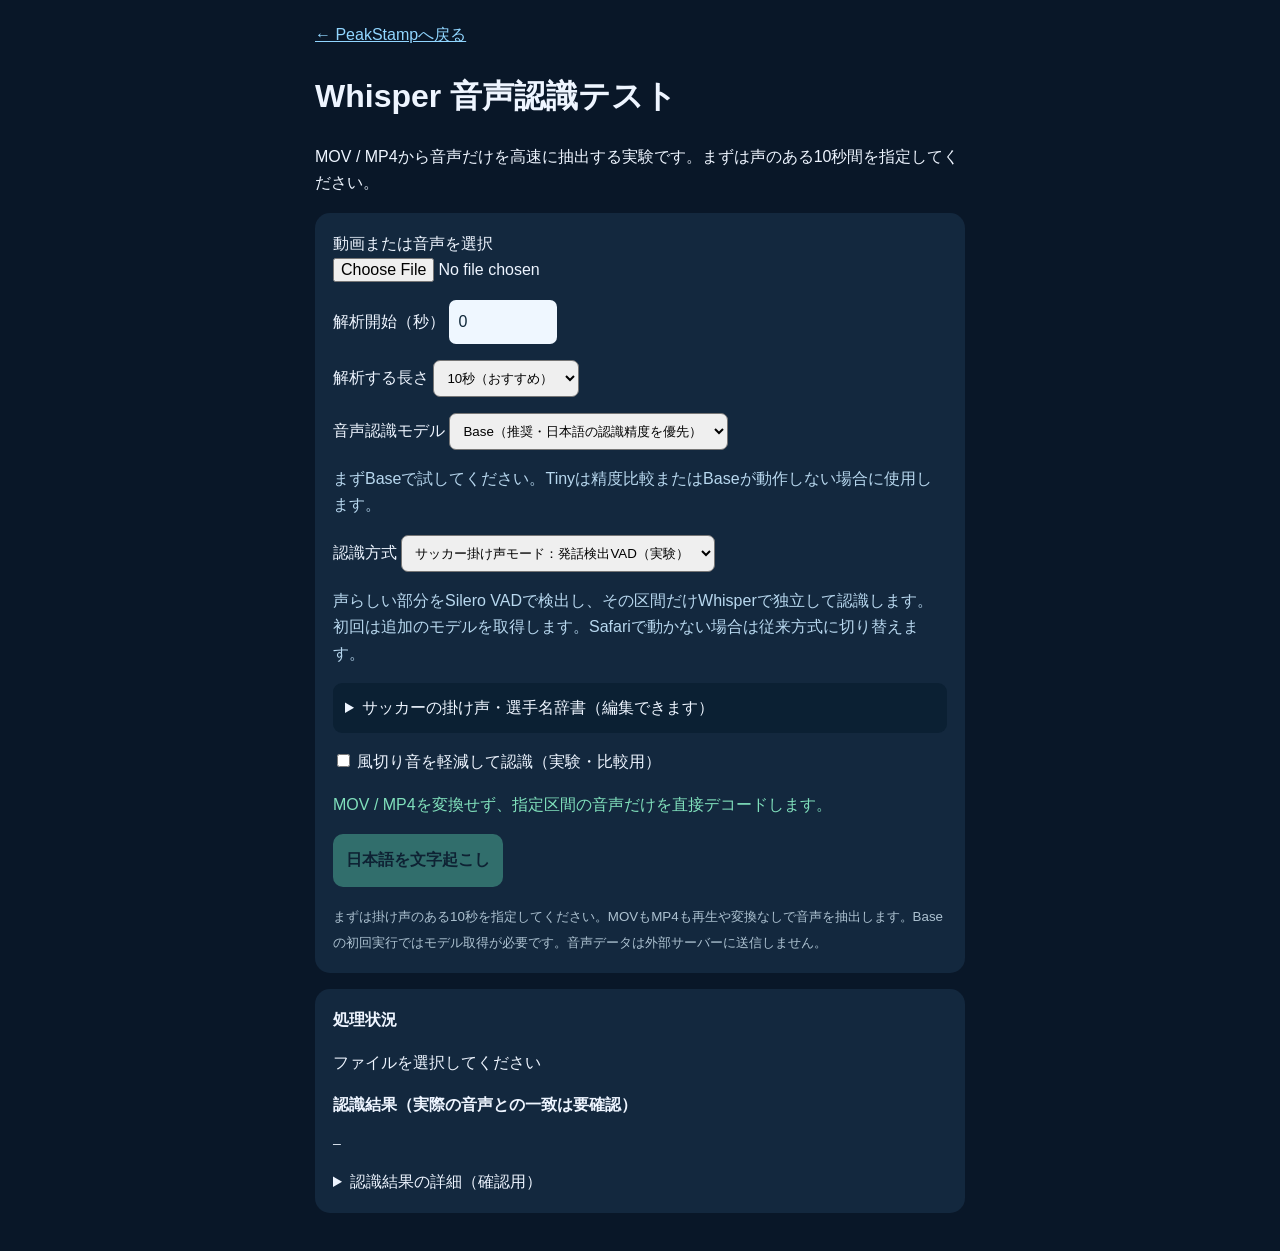
<file: whisper-test.html>
<!doctype html>
<html lang="ja"><head><meta charset="utf-8"><meta name="viewport" content="width=device-width,initial-scale=1,viewport-fit=cover"><title>PeakStamp | Whisper実験</title>
<style>body{font-family:-apple-system,BlinkMacSystemFont,sans-serif;background:#091728;color:#eef5ff;margin:0;padding:22px;line-height:1.65}main{max-width:650px;margin:auto}a{color:#91d6ff}section{background:#13283e;border-radius:15px;padding:18px;margin:16px 0}button,input{font:inherit}button{padding:13px;border:0;border-radius:10px;background:#60d6b1;color:#071a25;font-weight:700}button:disabled{opacity:.4}input{max-width:100%}pre{white-space:pre-wrap;overflow-wrap:anywhere}small{color:#adc2d1}</style></head>
<body><main><a href="./">← PeakStampへ戻る</a><h1>Whisper 音声認識テスト</h1><p>MOV / MP4から音声だけを高速に抽出する実験です。まずは声のある10秒間を指定してください。</p>
<section>
<label>動画または音声を選択<br><input id="file" type="file" accept="video/*,audio/*,.mp4,.mov,.m4a,.wav"></label>
<p><label>解析開始（秒） <input id="start" type="number" min="0" step="1" value="0" style="width:90px;background:#eff7ff;color:#10283a;border:0;border-radius:7px;padding:9px"></label></p>
<p><label>解析する長さ <select id="length" style="padding:9px;border-radius:7px"><option value="10" selected>10秒（おすすめ）</option><option value="15">15秒</option><option value="30">30秒</option></select></label></p>
<p><label>音声認識モデル <select id="model" style="padding:9px;border-radius:7px"><option value="base" selected>Base（推奨・日本語の認識精度を優先）</option><option value="tiny">Tiny（低負荷・精度が低くなりがち）</option></select></label></p>
<p id="modelHint" style="color:#b8d8ef">まずBaseで試してください。Tinyは精度比較またはBaseが動作しない場合に使用します。</p>
<p><label>認識方式 <select id="segMode" style="padding:9px;border-radius:7px;max-width:100%">
<option value="vad" selected>サッカー掛け声モード：発話検出VAD（実験）</option>
<option value="split">音量による短い区切り（従来）</option>
<option value="whole">10秒を一括認識（比較用）</option>
</select></label></p>
<p id="segHint" style="color:#b8d8ef">声らしい部分をSilero VADで検出し、その区間だけWhisperで独立して認識します。初回は追加のモデルを取得します。Safariで動かない場合は従来方式に切り替えます。</p>
<details id="soccerGlossary" style="margin:14px 0;background:#0b2033;border-radius:9px;padding:12px">
<summary>サッカーの掛け声・選手名辞書（編集できます）</summary>
<p style="font-size:13px;color:#b8d8ef">1行に1語。「惜しい」「上手いね」「ナイスパス」などを登録。人名は「山田=やまだ」のように読みを付けてください。辞書はWhisperの認識結果に修正候補を表示するためのものです。音声にない発言は補いません。</p>
<textarea id="contextWords" spellcheck="false" rows="10" style="width:100%;max-width:100%;border-radius:8px;padding:10px;background:#eaf2ff;color:#102036;font:14px/1.5 -apple-system,sans-serif"></textarea>
<p style="font-size:12px;color:#b8d8ef">内容はこのiPhoneのブラウザに保存します。公開サイトのソースには選手名を掲載しません。</p>
</details>
<p><label><input id="windFilter" type="checkbox"> 風切り音を軽減して認識（実験・比較用）</label></p>
<p style="color:#80e0bc">MOV / MP4を変換せず、指定区間の音声だけを直接デコードします。</p>
<p><button id="run" disabled>日本語を文字起こし</button></p>
<small>まずは掛け声のある10秒を指定してください。MOVもMP4も再生や変換なしで音声を抽出します。Baseの初回実行ではモデル取得が必要です。音声データは外部サーバーに送信しません。</small>
</section>
<section><strong>処理状況</strong><p id="status" role="status">ファイルを選択してください</p><p id="timing" style="color:#adc2d1"></p>
<div id="listenWrap" hidden><strong>Whisperが聞いた音声（確認用）</strong><p><audio id="listenAudio" controls preload="none" style="width:100%"></audio></p><small>選択した10秒の音声を、端末内で再生できます。音が聞き取りにくければAIの認識結果も不正確になりやすいです。</small></div>
<p><strong>認識結果（実際の音声との一致は要確認）</strong></p><p id="quality" aria-live="polite"></p><pre id="output">—</pre><div id="segmentList" style="display:grid;gap:10px" aria-live="polite"></div><details><summary>認識結果の詳細（確認用）</summary><pre id="raw">—</pre></details></section>
<script type="module">
import { extractSnippet } from './whisper-experiment.mjs?v=movfast2';
import { DEFAULT_CONTEXT, parseContextVocabulary, contextualHints, speechSegmentsByVAD } from './soccer-speech-context.mjs?v=4';
const $=id=>document.getElementById(id);
const file=$('file'),run=$('run'),status=$('status'),output=$('output'),quality=$('quality'),raw=$('raw'),timing=$('timing'),model=$('model'),modelHint=$('modelHint'),windFilter=$('windFilter'),listenWrap=$('listenWrap'),listenAudio=$('listenAudio'),segMode=$('segMode'),segHint=$('segHint'),segmentList=$('segmentList'),contextWords=$('contextWords');
let segmentAudioURLs=[];
const LOCAL_WORDS_KEY='peakstamp_soccer_vocabulary_v1';
try{
  const saved=localStorage.getItem(LOCAL_WORDS_KEY);
  const required=['ナイシュー=ないしゅー','ナイスシュート','ナイスキー=ないすきー','ナイスキーパー'];
  let words=saved||DEFAULT_CONTEXT;
  for(const word of required){
    if(!words.split(/\r?\n/).some(line=>line.trim()===word))words+='\n'+word;
  }
  contextWords.value=words;
  if(saved&&words!==saved)localStorage.setItem(LOCAL_WORDS_KEY,words.slice(0,2500));
}catch(_){contextWords.value=DEFAULT_CONTEXT;}
contextWords.addEventListener('input',()=>{
  try{localStorage.setItem(LOCAL_WORDS_KEY,contextWords.value.slice(0,2500));}catch(_){}
});

let audioURL=null;
function clearAudio(){
  listenAudio.pause();listenAudio.removeAttribute('src');listenAudio.load();
  listenWrap.hidden=true;
  if(audioURL){URL.revokeObjectURL(audioURL);audioURL=null;}
  for(const url of segmentAudioURLs)URL.revokeObjectURL(url);
  segmentAudioURLs=[];
  segmentList.replaceChildren();
}
function makeWav(samples,rate=16000){
  const buffer=new ArrayBuffer(44+samples.length*2),view=new DataView(buffer);
  const ascii=(offset,value)=>{for(let i=0;i<value.length;i++)view.setUint8(offset+i,value.charCodeAt(i));};
  ascii(0,'RIFF');view.setUint32(4,36+samples.length*2,true);ascii(8,'WAVE');
  ascii(12,'fmt ');view.setUint32(16,16,true);view.setUint16(20,1,true);
  view.setUint16(22,1,true);view.setUint32(24,rate,true);
  view.setUint32(28,rate*2,true);view.setUint16(32,2,true);view.setUint16(34,16,true);
  ascii(36,'data');view.setUint32(40,samples.length*2,true);
  for(let i=0;i<samples.length;i++){
    const sample=Math.min(1,Math.max(-1,samples[i]||0));
    view.setInt16(44+i*2,sample<0?sample*32768:sample*32767,true);
  }
  return new Blob([buffer],{type:'audio/wav'});
}
async function filterWindNoise(samples){
  const offline=new OfflineAudioContext(1,samples.length,16000);
  const buffer=offline.createBuffer(1,samples.length,16000);
  buffer.copyToChannel(samples,0);
  const src=offline.createBufferSource();src.buffer=buffer;
  const high=offline.createBiquadFilter();high.type='highpass';high.frequency.value=160;
  const low=offline.createBiquadFilter();low.type='lowpass';low.frequency.value=3800;
  src.connect(high);high.connect(low);low.connect(offline.destination);src.start();
  const rendered=await offline.startRendering();
  return rendered.getChannelData(0);
}
segMode.addEventListener('change',()=>{
  const options={
    vad:'Silero VADで声らしい区間だけを独立認識します。発話がない場合は認識を省略。VAD自体が歓声を見落とすこともあります。',
    split:'音量の谷で短く区切る従来方式。人の声がない区間でも認識する場合があります。',
    whole:'従来の10秒一括認識。離れた掛け声が一つの文章につながる場合があります。'
  };
  segHint.textContent=options[segMode.value]||'';
});
model.addEventListener('change',()=>{
  modelHint.textContent=model.value==='tiny'
    ? 'Tinyは速度優先です。今回のような屋外の掛け声は誤認識が増える可能性があります。'
    : 'BaseはTinyより精度を重視します。初回は追加のモデル取得が必要です。';
});
let loadedPipe=null,loadedModel='';
file.onchange=()=>{
  run.disabled=!file.files.length;
  status.textContent=file.files[0]?.name||'ファイルを選択してください';
  quality.textContent='';output.textContent='—';raw.textContent='—';timing.textContent='';clearAudio();
};
const repetitive=text=>{
  const compact=(text||'').replace(/\s/g,'');
  if(/(.)\1{11,}/u.test(compact))return true;
  if(/(.{2,6}?)\1{7,}/u.test(compact))return true;
  if(compact.length>70 && new Set([...compact]).size / [...compact].length <0.14)return true;
  return false;
};

// Audio-energy segmentation, not a speech VAD. Use pauses when available,
// otherwise split near quiet valleys and clearly label the boundary tentative.
function splitAtQuietSpans(audio,rate=16000){
  const seconds=audio.length/rate;
  if(seconds<=4.4)return [{start:0,end:seconds,why:'短い区間'}];
  const frame=320, count=Math.ceil(audio.length/frame);
  const levels=new Float32Array(count);
  for(let k=0;k<count;k++){
    let total=0,n=0;
    const max=Math.min(audio.length,(k+1)*frame);
    for(let i=k*frame;i<max;i++){total+=audio[i]*audio[i];n++;}
    levels[k]=Math.sqrt(total/Math.max(1,n));
  }
  // Smooth 60 ms for less sensitivity to a single impulsive kick.
  const smooth=Array.from(levels,(v,k)=>{
    const a=levels[Math.max(0,k-1)],b=levels[Math.min(count-1,k+1)];
    return (a+v+b)/3;
  });
  const sorted=[...smooth].sort((a,b)=>a-b);
  const pct=q=>sorted[Math.max(0,Math.min(sorted.length-1,Math.floor(q*(sorted.length-1))))]||0;
  const low=pct(.2), high=pct(.85);
  const threshold=Math.max(.002,Math.min(low+(high-low)*.23,high*.55));
  const gaps=[];
  let quietStart=-1;
  for(let i=0;i<=count;i++){
    const isQuiet=i<count && smooth[i]<threshold;
    if(isQuiet&&quietStart<0)quietStart=i;
    if(!isQuiet&&quietStart>=0){
      const from=quietStart*frame/rate,to=i*frame/rate;
      if(to-from>=.34)gaps.push({mid:(from+to)/2,span:to-from});
      quietStart=-1;
    }
  }
  const limits=[{at:0,why:'先頭'}];let cursor=0;
  while(seconds-cursor>4.3 && limits.length<12){
    const minAt=cursor+1.6,maxAt=Math.min(seconds-.95,cursor+4.2);
    const target=cursor+3.0;
    if(maxAt<minAt)break;
    const near=gaps.filter(g=>g.mid>=minAt&&g.mid<=maxAt)
      .sort((a,b)=>(Math.abs(a.mid-target)-a.span*.12)-(Math.abs(b.mid-target)-b.span*.12));
    let point,why;
    if(near.length){
      point=near[0].mid;why='静かな隙間';
    }else{
      // Force an independent ASR call rather than manufacturing a long sentence.
      let best=Infinity;
      const from=Math.max(minAt,target-.65),to=Math.min(maxAt,target+.65);
      for(let t=from;t<=to;t+=.04){
        const index=Math.min(count-1,Math.round(t*rate/frame));
        const score=smooth[index]+Math.abs(t-target)*Math.max(.001,high)*.09;
        if(score<best){best=score;point=t;}
      }
      if(!Number.isFinite(point))point=Math.min(maxAt,target);
      why='仮の区切り（無音なし）';
    }
    if(point<=cursor+.8)break;
    limits.push({at:point,why});cursor=point;
  }
  const parts=[];
  for(let i=0;i<limits.length;i++){
    const left=limits[i].at,right=i+1<limits.length?limits[i+1].at:seconds;
    if(right-left<.7 && parts.length){
      parts[parts.length-1].end=right;
    }else parts.push({start:left,end:right,why:i?limits[i].why:'先頭'});
  }
  // Avoid losing the first/last phoneme at uncertain boundaries.
  return parts.map((part,i)=>({
    start:Math.max(0,part.start-(i?.12:0)),
    end:Math.min(seconds,part.end+(i<parts.length-1?.12:0)),
    why:part.why
  }));
}
const shortClip=(audio,part)=>{
  const left=Math.max(0,Math.floor(part.start*16000));
  const right=Math.min(audio.length,Math.ceil(part.end*16000));
  return audio.subarray(left,right);
};
const acceptableTranscript=(text,seconds)=>{
  const t=String(text||'').trim();
  return !!t && !repetitive(t) && t.length<=Math.max(70,Math.round(seconds*16));
};
function showSegment(part,idx,transcript,passed,samples,start,vocabulary){
  const row=document.createElement('div');
  row.style.cssText='background:#0c2032;border:1px solid #28425b;padding:12px;border-radius:10px';
  const header=document.createElement('strong');
  header.textContent='発話候補 '+(idx+1)+'  ['+fmtSec(start+part.start)+'〜'+fmtSec(start+part.end)+']';
  const description=document.createElement('div');
  description.style.cssText='font-size:12px;color:#adc2d1;margin:4px 0';
  description.textContent=part.why==='仮の区切り（無音なし）'
    ? '⚠ 静かな隙間がなく仮に区切りました。単語の途中で切れている可能性があります。'
    : '音量による区切り（発話検出の確定ではありません）';
  const message=document.createElement('p');
  message.style.cssText='margin:8px 0;white-space:pre-wrap;overflow-wrap:anywhere';
  message.textContent=passed?transcript:'（不明瞭・繰り返し等のため判定保留）';
  const hints=passed?contextualHints(transcript,vocabulary):[];
  const hintsEl=document.createElement('p');
  hintsEl.style.cssText='font-size:13px;color:#9be5ca;margin:6px 0';
  hintsEl.textContent=hints.length
    ? 'サッカー辞書の照合：'+hints.map(h=>h.term+'（'+h.kind+'）').join(' / ')
    : 'サッカー辞書に近い表現は見つかりませんでした。';
  const audioEl=document.createElement('audio');
  audioEl.controls=true;
  audioEl.preload='none';
  audioEl.style.width='100%';
  const url=URL.createObjectURL(makeWav(samples));
  segmentAudioURLs.push(url);
  audioEl.src=url;
  row.append(header,description,message,hintsEl,audioEl);
  segmentList.append(row);
}

const fmtSec=sec=>Math.floor(sec/60)+':'+String(Math.floor(sec%60)).padStart(2,'0');
run.onclick=async()=>{
  run.disabled=true;output.textContent='—';raw.textContent='—';quality.textContent='';clearAudio();
  try{
    const f=file.files[0];if(!f)throw Error('ファイルを選択してください');
    const start=Math.max(0,Number($('start').value)||0);
    const length=Number($('length').value);
    const modelName=model.value;
    if(!Number.isFinite(start)||start<0)throw Error('開始位置を確認してください');
    status.textContent='MOV/MP4から音声を直接抽出中…';
    const startExtraction=performance.now();
    let samples=await extractSnippet(f,start,start+length,percent=>{
      status.textContent='音声を直接抽出中：'+percent+'%';
    });
    const seconds=samples.length/16000;
    const sourceMode='Mediabunny直接デコード';
    const dictionary=parseContextVocabulary(contextWords.value);
    if(windFilter.checked){
      status.textContent='風切り音の低減処理中…';
      samples=await filterWindNoise(samples);
    }
    audioURL=URL.createObjectURL(makeWav(samples));
    listenAudio.src=audioURL;
    listenWrap.hidden=false;
    timing.textContent='音声抽出：'+((performance.now()-startExtraction)/1000).toFixed(1)+'秒（'+seconds.toFixed(1)+'秒分）';
    if(seconds<0.5)throw Error('指定範囲から音声を抽出できません。開始位置を確認してください。');
    let energy=0;
    for(let i=0;i<samples.length;i++) energy+=samples[i]*samples[i];
    const rms=Math.sqrt(energy/samples.length);
    raw.textContent='方式: '+sourceMode+'\n区間: '+fmtSec(start)+'〜'+fmtSec(start+seconds)+'\n音量RMS: '+rms.toFixed(4);
    if(rms<0.002){
      quality.textContent='音量が非常に小さい区間です。声が聞こえる位置に開始時間を変更してください。';
      output.textContent='音声を認識できませんでした。';
      status.textContent='完了（無音に近い区間のため文字起こしを省略）';
      return;
    }
    let precomputedParts=null;
    let vadWarning='';
    if(segMode.value==='vad'){
      try{
        precomputedParts=await speechSegmentsByVAD(samples,msg=>{status.textContent=msg;});
      }catch(vadError){
        vadWarning='⚠ VADが使えなかったため、従来の音量分割で解析しました：'+(vadError?.message||String(vadError));
        precomputedParts=splitAtQuietSpans(samples);
      }
      if(precomputedParts.length===0){
        status.textContent='完了：発話候補なし（Silero VAD）';
        quality.textContent='VADでは声が見つかりませんでした。歓声や短い声は見落とす場合があります。必要なら「音量による短い区切り」で比較してください。';
        output.textContent='（音声認識を実行しませんでした）';
        raw.textContent=JSON.stringify({mode:'vad',detected:0,seconds,model:modelName},null,2);
        return;
      }
    }
    status.textContent='Whisperモデル準備中（初回はダウンロードが必要です）…';
    const {pipeline,env}=await import('https://cdn.jsdelivr.net/npm/@huggingface/transformers@3.8.1');
    env.allowLocalModels=false;
    if(!loadedPipe || loadedModel!==modelName){
      if(loadedPipe){await loadedPipe.dispose();loadedPipe=null;loadedModel=''}
      loadedPipe=await pipeline('automatic-speech-recognition','onnx-community/whisper-'+modelName,{
        dtype:'q8',device:'wasm',
        progress_callback:p=>{
          if(p.status==='progress'&&Number.isFinite(p.progress))
            status.textContent='モデル取得中 '+Math.round(p.progress)+'%';
        }
      });
      loadedModel=modelName;
    }
    status.textContent='日本語を認識中…';
    const startTranscription=performance.now();
    const resultInfo={
      mode:segMode.value,
      model:modelName,
      start,
      length:seconds,
      filter:windFilter.checked,
      dictionary_count:dictionary.length,
      vadWarning,
      results:[]
    };
    if(segMode.value==='split'||segMode.value==='vad'){
      const segments=precomputedParts||splitAtQuietSpans(samples);
      quality.textContent=vadWarning||(segMode.value==='vad'
        ? 'Silero VADで検出した声らしい部分だけを認識します。歓声や掛け声を見落とす可能性があります。'
        : '音量で分割した区間を個別に認識します。声だけを検出しているわけではありません。');
      output.textContent='音声候補 '+segments.length+'件：以下で独立して認識します。';
      for(let i=0;i<segments.length;i++){
        const segment=segments[i];
        const clip=shortClip(samples,segment);
        status.textContent='発話候補 '+(i+1)+' / '+segments.length+' を個別に認識中…';
        // Each call is independent: do not feed the preceding transcript as context.
        const recognized=await loadedPipe(clip,{
          language:'japanese',
          task:'transcribe',
          return_timestamps:false,
          max_new_tokens:64,
          temperature:0
        });
        const transcript=String(recognized?.text||'').trim();
        const accepted=acceptableTranscript(transcript,clip.length/16000);
        showSegment(segment,i,transcript,accepted,clip,start,dictionary);
        resultInfo.results.push({
          at:start+segment.start,
          end:start+segment.end,
          boundary:segment.why,
          text:transcript,
          dictionary_hints:accepted?contextualHints(transcript,dictionary):[],
          accepted,
        });
        // Yield so Safari can update the progress UI between model runs.
        await new Promise(resolve=>setTimeout(resolve,0));
      }
      const accepted=resultInfo.results.filter(r=>r.accepted);
      output.textContent=(segMode.value==='vad'?'発話検出':'音量分割')+'：'+segments.length+'区間（文字起こし候補 '+accepted.length+'件）。離れた声は結合しません。';
      raw.textContent=JSON.stringify(resultInfo,null,2);
      quality.textContent+=' 各区間の音声と文章を聞き比べてください。文脈の捏造や空耳は完全には防げません。';
    }else{
      const result=await loadedPipe(samples,{
        language:'japanese',
        task:'transcribe',
        return_timestamps:true,
        chunk_length_s:30,
        max_new_tokens:128,
        temperature:0
      });
      const text=String(result?.text||'').trim();
      const accepted=acceptableTranscript(text,seconds);
      raw.textContent=JSON.stringify({ ...resultInfo, result },null,2).slice(0,5500);
      if(!text){
        quality.textContent='発言は認識されませんでした。';
        output.textContent='（認識できる発話なし）';
      }else if(!accepted){
        quality.textContent='⚠ 不自然に長い認識・繰り返しの可能性があります。採用しません。';
        output.textContent='（判定保留）';
      }else{
        quality.textContent='一括認識の結果です。離れた掛け声がつながっている可能性があります。';
        output.textContent=text;
        const suggestions=contextualHints(text,dictionary);
        resultInfo.contextual_hints=suggestions;
        if(suggestions.length)quality.textContent+=' 辞書の照合候補：'+suggestions.map(s=>s.term+'（'+s.kind+'）').join(' / ');
        if(Array.isArray(result.chunks)&&result.chunks.length){
          output.textContent=result.chunks.map(c=>
            '['+fmtSec(start+Math.max(0,c.timestamp?.[0]||0))+'] '+String(c.text||'').trim()
          ).join('\n');
        }
      }
    }
    timing.textContent+=' ／ Whisper認識：'+((performance.now()-startTranscription)/1000).toFixed(1)+'秒';
    status.textContent='完了（'+fmtSec(start)+'〜'+fmtSec(start+seconds)+' / '+modelName+' / '+(segMode.value==='vad'?'VAD発話検出':segMode.value==='split'?'音量分割':'一括認識')+'）';
  }catch(e){
    status.textContent='失敗: '+(e?.message||String(e));
    quality.textContent='このMOVの音声コーデックがSafari非対応の可能性があります。エラーメッセージを教えてください。';
  }finally{run.disabled=false}
};
</script></main></body></html>
</file>
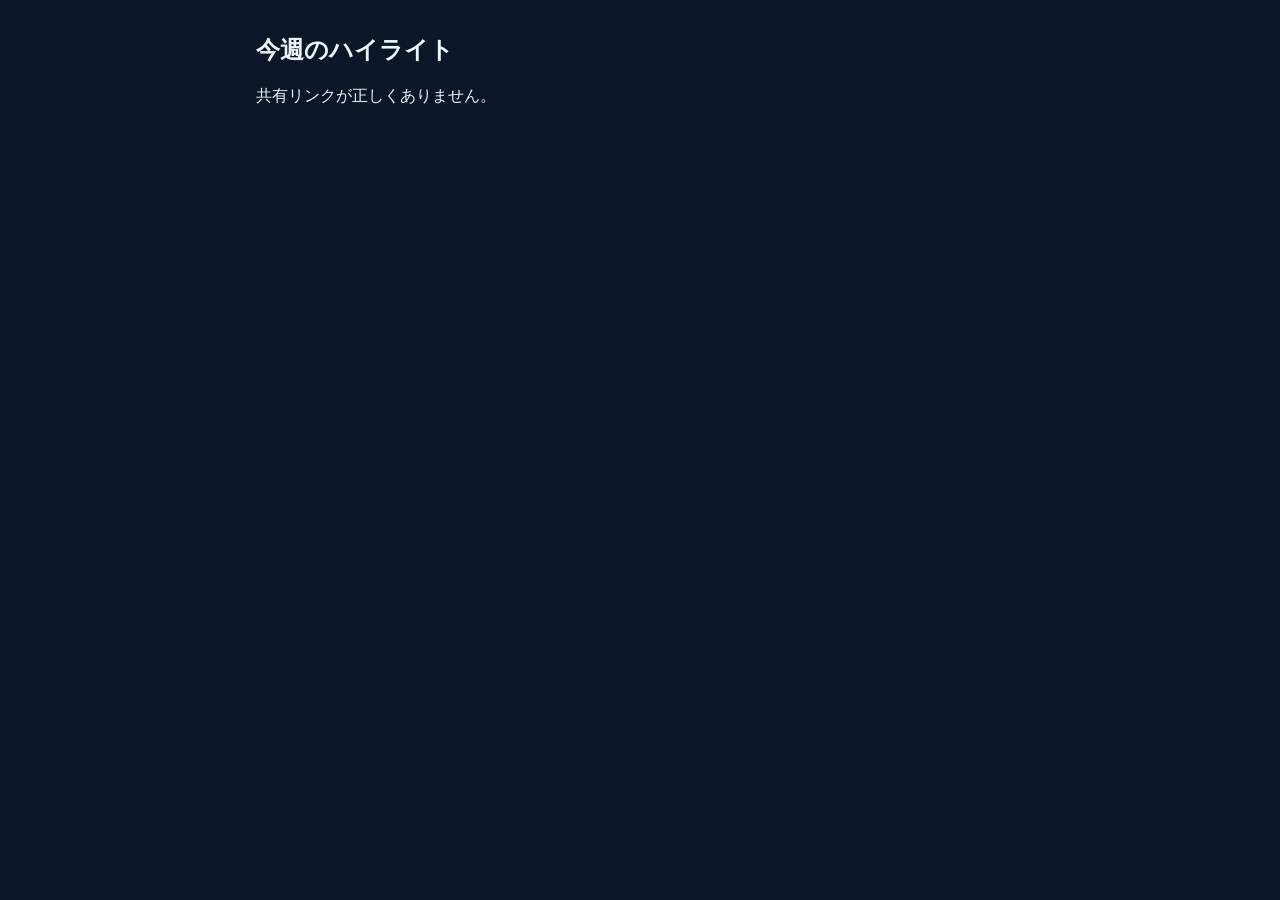
<file: youtube-watch.html>
<!doctype html>
<html lang="ja">
<meta charset="utf-8"><meta name="viewport" content="width=device-width, initial-scale=1">
<meta name="referrer" content="strict-origin-when-cross-origin"><title>今週のハイライト | PeakStamp</title>
<style>
*{box-sizing:border-box}body{margin:0;background:#0b1729;color:#eef5fa;font:16px/1.5 system-ui,sans-serif}main{max-width:800px;margin:auto;padding:16px}h1{font-size:24px}iframe,#screen{width:100%;aspect-ratio:16/9;border:0;background:black}button,summary{color:inherit;font:inherit;cursor:pointer}button{background:#24384b;border:0;padding:10px;border-radius:6px;margin:2px}#play{background:#97eadb;color:#092329;font-weight:650}details{border-top:1px solid #35495e;padding:10px 0}details button{display:block;width:100%;text-align:left}a{color:#a6dee9}
</style>
<body><main><h1>今週のハイライト</h1><div id="members" hidden></div><div id="screen" hidden></div><button id="play" hidden>連続再生</button><p id="status" role="status">読み込み中…</p><div id="list"></div></main>
<script type="module" src="./youtube-watch.mjs?v=controls0"></script></body></html>
</file>
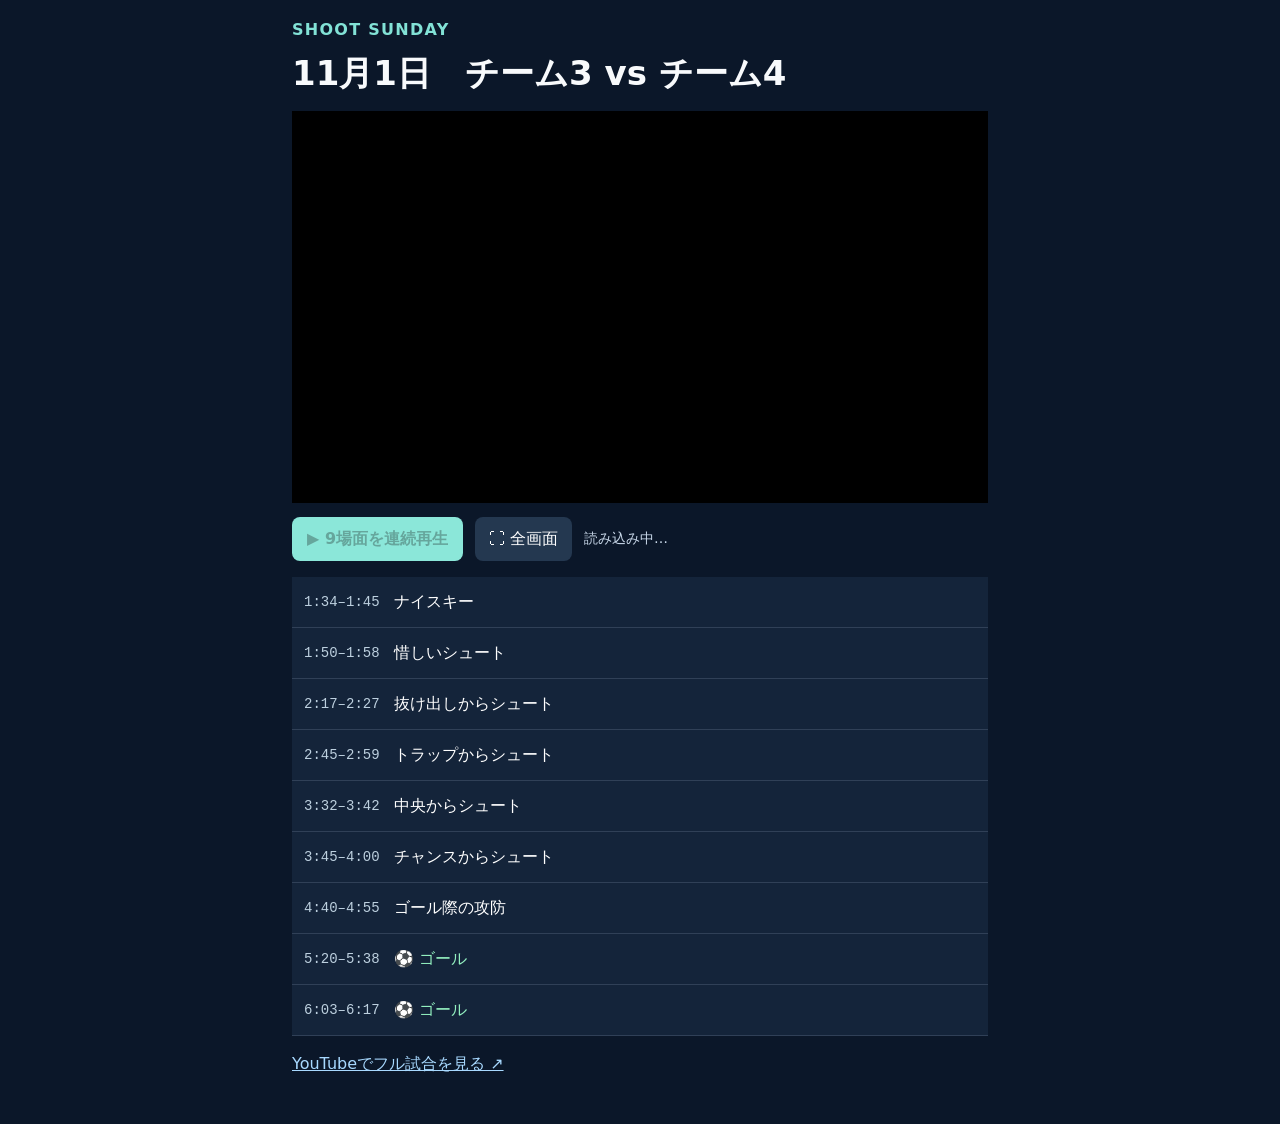
<file: highlights/20261101-t3-t4.html>
<!doctype html>
<html lang="ja"><meta charset="utf-8"><meta name="viewport" content="width=device-width, initial-scale=1">
<title>11/1 チーム3 vs チーム4｜Shoot Sunday</title>
<style>
*{box-sizing:border-box}body{margin:0;background:#0b1729;color:#f8fafc;font:16px/1.5 system-ui,sans-serif}main{max-width:720px;margin:auto;padding:18px 12px 48px}header{color:#82e2d6;font-weight:700;letter-spacing:.08em}h1{font-size:clamp(23px,5vw,34px);margin:6px 0 12px}.screen{aspect-ratio:16/9;background:#000}.screen iframe{width:100%;height:100%;border:0}.controls{flex-wrap:wrap;display:flex;align-items:center;gap:12px;margin:14px 0}button{font:inherit;cursor:pointer;border:0}#play{padding:10px 15px;border-radius:8px;background:#8be7d9;font-weight:700}#pause{padding:10px;border-radius:8px;background:#243850;color:white}#status{color:#c8d7e8;font-size:14px}ol{padding:0;list-style:none}li button{width:100%;display:flex;gap:14px;align-items:center;text-align:left;padding:13px 12px;background:#14243a;color:white;border-bottom:1px solid #304057}li button[aria-current=true]{background:#224957}time{color:#bdd0df;font:14px monospace}a{color:#a8d9ff}.goal{color:#93f0c0}

@media (max-width: 720px) and (orientation: portrait) {
 .screen { margin-inline: -12px; }
}
@media (orientation: landscape) and (max-height: 600px) {
 main { max-width: none; padding: 0 0 24px; }
 main > header, main > h1 { display: none; }
 .screen { width: 100%; height: 100vh; height: 100dvh; background: black; }
 .controls, ol, main > a { margin-inline: 16px; }
}
#expand{padding:10px 14px;border-radius:8px;background:#243850;color:white}
body.viewing{overflow:hidden}
#viewer.expanded{position:fixed;inset:0;z-index:10;width:100%;height:100vh;height:100dvh;background:black;display:flex;flex-direction:column}
#viewer.expanded .screen{flex:1;min-height:0;width:100%;margin:0;aspect-ratio:auto}
#viewer.expanded .controls{margin:0;padding:4px max(8px,env(safe-area-inset-right)) max(4px,env(safe-area-inset-bottom)) max(8px,env(safe-area-inset-left));gap:6px;justify-content:center}
@media (orientation:landscape) and (max-height:600px){#viewer:not(.expanded) .screen{height:calc(100dvh - 60px)}}
.viewer-layout { display: contents; }
#viewer.expanded { container: highlight-view / size; overflow: hidden; }
@container highlight-view (orientation: portrait) {
 #viewer.expanded .viewer-layout {
  position: absolute;
  top: 0;
  left: 100%;
  width: 100cqh;
  height: 100cqw;
  display: flex;
  flex-direction: column;
  transform-origin: top left;
  transform: rotate(90deg);
 }
}
#viewer.expanded .viewer-layout {
 display:grid;
 grid-template-columns:minmax(0,1fr) clamp(96px,14%,132px);
 grid-template-rows:minmax(0,1fr);
 width:100%;
 height:100%;
}
@container highlight-view (orientation:portrait) {
 #viewer.expanded .viewer-layout {width:100cqh;height:100cqw}
}
#viewer.expanded .screen {
 height:100%;
 container-type:size;
 display:grid;
 place-items:center;
}
#viewer.expanded .screen iframe {
 display:block;
 width:min(100cqw,177.7778cqh);
 height:min(100cqh,56.25cqw);
}
#viewer.expanded .controls {
 flex-direction:column;
 flex-wrap:nowrap;
 align-items:stretch;
 overflow:auto;
 padding:4px;
}
#viewer.expanded .controls button {font-size:14px;padding:7px 3px}
</style><main><header>SHOOT SUNDAY</header><h1>11月1日　チーム3 vs チーム4</h1><section id="viewer"><div class="viewer-layout"><div class="screen"><div id="player"></div></div><div class="controls"><button id="play" disabled>▶ 9場面を連続再生</button><button id="pause" hidden>一時停止</button><button id="expand" aria-pressed="false">⛶ 全画面</button><span id="status" role="status">読み込み中…</span></div></div></section><ol id="list"></ol><a href="https://youtu.be/rhnm1ZzCVMU">YouTubeでフル試合を見る ↗</a></main>
<script>
const viewer=document.querySelector('#viewer');
const expand=document.querySelector('#expand');
const usePageFullscreen=navigator.maxTouchPoints>0;
function showExpanded(enabled){
 viewer.classList.toggle('expanded',enabled);
 document.body.classList.toggle('viewing',enabled);
 expand.textContent=enabled?'全画面を終了':'⛶ 全画面';
 expand.setAttribute('aria-pressed',String(enabled));
}
expand.onclick=async()=>{
 if(viewer.classList.contains('expanded')){
  if(document.fullscreenElement===viewer)await document.exitFullscreen();
  showExpanded(false);
  return;
 }
 showExpanded(true);
 if(!usePageFullscreen && viewer.requestFullscreen){
  try{await viewer.requestFullscreen()}catch{/* Keep the viewport-sized layout. */}
 }
};
document.addEventListener('fullscreenchange',()=>{
 if(!usePageFullscreen)showExpanded(document.fullscreenElement===viewer);
});
document.addEventListener('keydown',event=>{
 if(event.key==='Escape'&&!document.fullscreenElement)showExpanded(false);
});
const scenes=[
 [94,105,'ナイスキー'],[110,118,'惜しいシュート'],[137,147,'抜け出しからシュート'],
 [165,179,'トラップからシュート'],[212,222,'中央からシュート'],[225,240,'チャンスからシュート'],
 [280,295,'ゴール際の攻防'],[320,338,'⚽ ゴール'],[363,377,'⚽ ゴール']
];
const play=document.querySelector('#play'),statusText=document.querySelector('#status');
const options=new URLSearchParams(location.search);
const nativeFullscreen=options.has('nativeFullscreen');
if(nativeFullscreen){
 expand.hidden=true;
 play.textContent='▶ 全画面で9場面を連続再生';
}
const videoId='rhnm1ZzCVMU';
let player,index=0,active=false,seeking=false,started=false;
function clock(seconds){return Math.floor(seconds/60)+':'+String(seconds%60).padStart(2,'0')}
const buttons=scenes.map(([start,end,title],i)=>{
 const li=document.createElement('li'),b=document.createElement('button');
 b.disabled=true;b.innerHTML='<time>'+clock(start)+'–'+clock(end)+'</time><span>'+title+'</span>';
 if(i>=7)b.className='goal';
 b.onclick=()=>jump(i);li.append(b);document.querySelector('#list').append(li);return b;
});
function jump(i){
 index=i;active=true;started=true;seeking=true;
 buttons.forEach((b,n)=>b.setAttribute('aria-current',String(i===n)));
 play.textContent='最初から再生';statusText.textContent=(i+1)+' / 9　'+scenes[i][2];
 const alreadyPlaying=player.getPlayerState()===YT.PlayerState.PLAYING;
 player.seekTo(scenes[i][0],true);
 if(!alreadyPlaying)player.playVideo();
}
play.onclick=()=>jump(0);
const pause=document.querySelector('#pause');
pause.onclick=()=>{
 if(player.getPlayerState()===2)player.playVideo();
 else player.pauseVideo();
};
window.onYouTubeIframeAPIReady=()=>{
 player=new YT.Player('player',{videoId,playerVars:{controls:nativeFullscreen||options.has("youtubeControls")?1:0,fs:1,playsinline:nativeFullscreen?0:1,start:scenes[0][0],origin:location.origin},
 events:{onReady:()=>{play.disabled=false;buttons.forEach(b=>b.disabled=false);statusText.textContent='全9場面';},
 onStateChange:e=>{
  if(e.data===1&&!started)jump(0);
  pause.hidden=!active;
  pause.textContent=e.data===2?'再開':'一時停止';
 },
 onAutoplayBlocked:()=>{statusText.textContent='動画内の ▶ をタップしてください'},
 onError:()=>{active=false;statusText.textContent='埋め込み再生エラー。下のリンクからフル試合を開けます。'}}});
};
setInterval(()=>{
 if(!active||player.getPlayerState()!==1)return;
 const now=player.getCurrentTime(),[start,end]=scenes[index];
 if(seeking){if(now>=start-1&&now<end)seeking=false;return}
 if(now<end)return;
 if(index+1<scenes.length)jump(index+1);
 else{active=false;player.pauseVideo();statusText.textContent='全9場面の再生が終了しました';}
},150);
</script><script src="https://www.youtube.com/iframe_api"></script></html>
</file>
<file: styles.css>
:root{color-scheme:dark;--bg:#091728;--card:#142b42;--line:#304a60;--text:#f2f6fa;--muted:#9db0c2;--mint:#7de3c8;--orange:#ffad68;font-family:-apple-system,BlinkMacSystemFont,'Helvetica Neue',Arial,Meiryo,sans-serif}
*{box-sizing:border-box}html{scroll-behavior:smooth}
body{margin:0;background:radial-gradient(ellipse 500px 300px at 80% 11%,#1d4654,transparent),var(--bg);color:var(--text);min-height:100vh}
button,input,textarea{font:inherit}button{cursor:pointer}button:disabled{opacity:.4;cursor:default}[hidden]{display:none!important}
.topbar{height:75px;border-bottom:1px solid #284258;display:flex;align-items:center;gap:12px;padding:0 max(18px,calc((100vw - 720px)/2));background:#091728de}
.brandmark{height:45px;width:45px;display:grid;place-items:center;border-radius:12px;background:#e9f2f7;color:#10263a;font-size:20px;font-weight:900;position:relative;letter-spacing:-2px;flex:none}
.brandmark span{color:#ed9056;position:absolute;right:4px;bottom:0;font-size:24px}
.brandtext{display:flex;flex-direction:column;gap:4px;min-width:0}.brandtext strong{font-size:12px;letter-spacing:.15em}.brandtext span{font-size:9px;color:var(--muted);letter-spacing:.13em}
.local-pill{margin-left:auto;white-space:nowrap;display:flex;align-items:center;gap:7px;padding:7px 9px;border:1px solid #2d675b;border-radius:99px;color:#b8e9df;font-size:11px}
.green-dot{width:7px;height:7px;border-radius:50%;background:#5ce7bb}
.page{width:min(100% - 28px,610px);margin:0 auto}
.hero{padding:38px 5px 28px}.eyebrow{display:flex;justify-content:space-between;font-size:11px;font-weight:750;letter-spacing:.13em;color:var(--mint)}.eyebrow span{color:var(--muted);letter-spacing:0}
h1{font-size:clamp(33px,7vw,48px);line-height:1.3;letter-spacing:-.05em;margin:14px 0;font-weight:900}h1 em{color:var(--mint);font-style:normal}
.hero p{margin:0;line-height:1.85;color:#b7c7d6;font-size:14px}
.panel{background:linear-gradient(150deg,#1a344a,#0f2438);border:1px solid #2e4961;border-radius:18px;padding:20px;margin-bottom:16px;box-shadow:0 12px 32px #0002}
.panel-label{display:flex;align-items:center;gap:10px;margin:0 0 17px}.panel-label h2{font-size:17px;margin:0}.number{border:1px solid #4a807b;padding:6px;border-radius:7px;font-size:11px;font-weight:700;color:var(--mint)}
.upload{cursor:pointer;display:flex;align-items:center;justify-content:center;flex-direction:column;text-align:center;min-height:184px;gap:7px;padding:20px;border-radius:14px;background:#19364a88;border:1.5px dashed #59788c}
.upload:hover,.upload:focus-within{border-color:var(--mint)}.upload input{position:absolute;opacity:0;width:1px;height:1px;pointer-events:none}
.upload-icon{width:45px;height:45px;border-radius:13px;background:#285761;color:var(--mint);display:grid;place-items:center;font-size:28px}
.upload strong{font-size:15px}.upload span:not(.upload-icon){color:var(--muted);font-size:12px}.upload small{color:#84b6a5;font-size:11px}
.file-details{display:flex;align-items:center;gap:11px;background:#0b1f34;border-radius:11px;padding:10px;margin-top:12px}
.photo-picker-tip{color:#b3c6d4;font-size:11px;line-height:1.7;margin:10px 0 2px}
.photo-picker-tip strong{color:var(--mint)}
.file-import-timing{color:var(--mint);font-size:12px;line-height:1.6;margin:10px 0 3px;overflow-wrap:anywhere}
.file-import-help{color:#91aebb;font-size:10px;line-height:1.6;margin:0 0 10px}
.preview-load-button{display:block;width:100%;margin-top:12px;padding:12px 10px;background:#193d51;color:var(--mint);border:1px solid #477b83;border-radius:10px;font-size:12px;font-weight:700}
.timestamp-heading{margin:12px 0 8px;font-size:15px;overflow-wrap:anywhere;scroll-margin-top:16px}
.source-timestamp.preview-load-button{grid-column:1/-1;margin-top:0;min-height:44px;font-size:14px;touch-action:manipulation}
#acceptHighlight{min-height:44px;font-size:16px;touch-action:manipulation}
#acceptHighlightStatus{display:block;margin-top:4px}
#acceptHighlightStatus:empty{margin-top:0}
.file-logo{flex:none;border-radius:9px;width:42px;height:42px;display:grid;place-items:center;background:#285569;color:var(--mint)}
.file-info{flex:1;min-width:0;display:flex;flex-direction:column;gap:3px}.file-info strong{font-size:13px;overflow:hidden;text-overflow:ellipsis;white-space:nowrap}.file-info span{font-size:11px;color:var(--muted)}
.plain-link{color:var(--mint);background:none;border:0;font-size:12px}
#preview{display:block;width:100%;max-height:270px;border-radius:11px;background:#000;margin-top:12px}
.setting-head,.comment-heading{display:flex;justify-content:space-between;align-items:center;font-weight:750;font-size:13px;margin-bottom:11px}.sub-label,.comment-heading span{color:var(--muted);font-size:11px;font-weight:400}
.segmented{display:flex;gap:4px;background:#0c1d2f;padding:4px;border:1px solid #284156;border-radius:12px}
.segmented button{flex:1;background:none;border:0;color:#96b0c0;font-size:12px;font-weight:700;border-radius:8px;padding:11px 3px}.segmented button.active{color:#f1fffa;background:#306576}
.controls{display:grid;grid-template-columns:1fr 1fr;gap:18px;margin:24px 0}.controls label{font-size:12px;color:var(--muted)}.controls label strong{float:right;color:var(--mint)}.controls input{display:block;width:100%;margin-top:17px;accent-color:var(--mint)}
.main-button{display:flex;justify-content:space-between;align-items:center;gap:9px;border:0;border-radius:12px;background:var(--mint);color:#0a2536;width:100%;min-height:50px;padding:12px 16px;font-size:14px;font-weight:900}.main-button:hover:not(:disabled){background:#a3efda}.icon-wave{font-size:22px}
.cancel-button{width:100%;margin-top:8px;background:none;border:1px solid #63849b;padding:10px;border-radius:10px;color:var(--text)}
.fine-print{font-size:11px;color:#8da7b8;line-height:1.8;margin:13px 0 0}
.error{font-size:12px;line-height:1.7;padding:10px;background:#583f354f;color:#ffcfb6;border-radius:8px}
.progress-area{margin-top:12px}.progress-label{display:flex;justify-content:space-between;font-size:11px;color:var(--muted);margin-bottom:7px}.progress-track{background:#26485e;border-radius:8px;overflow:hidden;height:7px}#progressBar{width:0%;height:100%;background:var(--mint);transition:width .15s}
.result-summary{display:flex;align-items:baseline;gap:12px;margin:14px 0}.result-summary strong{font-size:40px;font-weight:900;color:var(--mint)}.result-summary span{color:var(--muted);font-size:13px}
.waveform-wrap{background:#091b2c;border:1px solid #2a4a60;border-radius:12px;padding:12px 10px 8px}#waveCanvas{display:block;width:100%;height:110px}
.wave-label{display:flex;justify-content:space-between;color:#8ba8b7;font-size:10px}
.list-help{color:var(--muted);font-size:11px;margin:16px 0 8px;line-height:1.65}
.highlight-list{display:flex;flex-direction:column;gap:8px}
.highlight-item{display:flex;align-items:center;gap:9px;border:1px solid #304b5f;background:#0b2034;padding:10px;border-radius:12px}
.highlight-item.disabled{opacity:.5}
.highlight-checkbox{width:19px;height:19px;flex:none;accent-color:var(--mint)}
.play-btn{border:0;border-radius:10px;width:38px;height:39px;flex:none;background:#2c5264;color:var(--mint)}
.item-fields{flex:1;min-width:0;display:flex;flex-direction:column;gap:5px}
.time-row{display:flex;align-items:center;gap:7px;flex-wrap:wrap}
.time-input{width:76px;border:1px solid #48677a;background:#15334a;color:var(--mint);border-radius:7px;padding:5px 6px;font-weight:800;font-size:13px}
.score{font-size:10px;color:#e5b987}.title-input{border:0;background:none;color:#ebf5f9;font-size:12px;width:100%;padding:3px 0}
.delete-btn{border:0;background:none;color:#8fa5b5;font-size:23px;padding:5px}
.comment-section{margin-top:22px;padding-top:20px;border-top:1px solid #2c4961}
.comment-section textarea{width:100%;min-height:145px;resize:vertical;background:#0b1f32;color:var(--text);border:1px solid #426178;border-radius:11px;padding:12px;font-size:13px;line-height:1.8}
.comment-section textarea:focus{outline:1px solid var(--mint)}.copy-button{margin-top:11px}.copy-status{font-size:12px;color:var(--mint);min-height:1em}
.empty-results{font-size:12px;line-height:1.7;color:var(--muted);padding:15px;border:1px dashed #426079;border-radius:12px}
footer{text-align:center;color:#7995a8;display:flex;align-items:center;flex-direction:column;padding:22px 0 55px;gap:6px;font-size:11px}footer strong{color:#abc5d0;letter-spacing:.2em}footer p{line-height:1.8;max-width:500px}
@media(max-width:390px){.page{width:calc(100% - 24px)}.panel{padding:15px}.controls{gap:12px}.topbar{padding:0 12px}.local-pill{font-size:10px;padding:6px}}
@media(prefers-reduced-motion:reduce){*{scroll-behavior:auto!important;transition:none!important}}


/* PeakStamp: local highlight montage */
.montage-panel{border-color:#387779}
.montage-label{display:block;font-weight:750;font-size:13px;margin:15px 0 9px}
.montage-presets{display:flex;flex-wrap:wrap;gap:7px;margin:10px 0}
.montage-presets button{border:1px solid #48677d;border-radius:999px;background:#142b41;color:#c7d9e5;font-size:11px;padding:9px 12px;font-weight:800}
.montage-presets button.active{border-color:var(--mint);background:#2b655e;color:#effff9}
.montage-title-input{width:100%;font-size:17px;padding:12px;border-radius:9px;color:#fff;background:#0c2035;border:1px solid #45667b;font-weight:900}
.montage-title-preview{height:122px;border-radius:12px;background:linear-gradient(145deg,#081526,#193b57);display:grid;place-items:center;overflow:hidden;margin-top:10px}
.montage-title-preview strong{display:block;text-align:center;font-weight:1000;letter-spacing:.01em;font-size:clamp(21px,6vw,43px);max-width:94%;overflow-wrap:anywhere}
.montage-length-control{display:flex;justify-content:space-between;margin-top:20px}
.montage-length-control strong{color:var(--mint)}
.montage-slider{display:block;width:100%;accent-color:var(--mint);margin:18px 0}
.montage-summary{display:flex;gap:10px;justify-content:space-between;padding:14px 0;margin:8px 0 16px;border-top:1px solid #294159;font-size:12px;color:#b8d4d9}
.montage-export{margin-top:10px}
#montageBar{background:var(--mint);height:100%;width:0%;transition:width .2s}
#montagePreview{width:100%;max-height:360px;object-fit:contain;background:#000;border-radius:12px;margin:18px 0 10px}
.montage-download{margin:12px 0;text-decoration:none;justify-content:center}
#montageError{margin-top:12px;white-space:pre-line}


/* UX fixes 2026-10 */
.selected-overview{padding:13px 12px;border:1px solid #36625e;background:#0e292d;border-radius:12px;margin:14px 0 12px}
.selected-overview strong{font-size:13px;color:var(--mint)}
.selected-summary{display:flex;flex-wrap:wrap;gap:6px;margin-top:10px}
.selected-chip{display:inline-flex;max-width:100%;padding:6px 9px;border-radius:7px;background:#214b48;color:#e8fff7;font-size:11px;overflow-wrap:anywhere}
.highlight-entry{border-radius:13px;background:#0c2335;border:1px solid #365367;overflow:hidden}
.highlight-entry.is-selected{border-color:#52a591;box-shadow:inset 4px 0 0 #7de3c8}
.highlight-entry.is-excluded{opacity:.68}
.highlight-entry.preview-active{border-color:#ffb773;box-shadow:inset 4px 0 0 #ffb773}
.highlight-entry .highlight-item{border:0;background:transparent;padding:10px 11px;gap:8px;border-radius:0}
.highlight-entry .play-btn{width:auto;min-width:58px;max-width:65px;min-height:37px;height:auto;padding:5px 7px;line-height:1.3;font-size:10px;white-space:normal;font-weight:700}
.scene-number{font-weight:800;font-size:10px;color:#99b6c7}
.selection-label{font-size:10px;font-weight:800;color:#83eacb;background:#174b42;border-radius:5px;padding:4px 6px}
.selection-label.excluded{background:#30404a;color:#a2b0b9}
.inline-preview{padding:4px 12px 12px}
.inline-caption{font-size:11px;line-height:1.5;margin:0 0 8px;color:#ffce9c}
.inline-player{display:block;width:100%;max-height:360px;object-fit:contain;background:#000;border-radius:10px}
.quality-picker{border:1px solid #365568;border-radius:12px;padding:11px;margin:16px 0}
.quality-picker legend{font-size:13px;font-weight:800;padding:0 6px}
.quality-picker label{display:flex;align-items:center;gap:10px;background:#11283e;border:1px solid #31516a;border-radius:10px;margin:8px 0;padding:11px;font-size:12px}
.quality-picker label:has(input:checked){border-color:var(--mint);background:#214d4c}
.quality-picker input{accent-color:var(--mint);flex:none}
.quality-picker span{display:flex;flex-direction:column;gap:4px}
.quality-picker small{font-size:10px;color:#aec1cf;line-height:1.4}
.montage-share{margin:10px 0}
.montage-download{margin:10px 0}
.save-fallback{display:block;text-align:center;color:var(--mint);padding:13px 5px;font-size:12px;text-underline-offset:3px}
.save-help{font-size:12px;line-height:1.75;background:#16384b;border:1px solid #37586d;border-radius:10px;padding:12px;margin:12px 0}
.save-status{min-height:18px;color:#c2e3d8;font-size:12px;line-height:1.5}

/* Multi-video source management */
.source-board{margin:12px 0;padding:13px;border-radius:13px;border:1px solid #3a5b6d;background:#0c2234}
.source-board-header{display:flex;justify-content:space-between;align-items:center;gap:9px;margin-bottom:11px}
.source-board-header strong{font-size:13px;color:#c6f5e6}
.source-board-header small{font-size:10px;color:#b2c5ce;text-align:right}
.source-list{display:flex;flex-direction:column;gap:8px}
.source-item{display:flex;align-items:center;gap:10px;padding:10px 8px;background:#163248;border:1px solid #355167;border-radius:10px}
.source-order{display:grid;place-items:center;width:28px;height:28px;flex:none;border-radius:50%;background:#245c59;color:#d9fcf1;font-size:12px;font-weight:850}
.source-info{display:flex;min-width:0;flex:1;flex-direction:column;gap:5px}
.source-info strong{font-size:12px;overflow-wrap:anywhere}
.source-info small{font-size:10px;color:#bacbd3;overflow-wrap:anywhere}
.source-controls{display:flex;gap:3px;flex:none}
.source-control{border:1px solid #49697e;background:#203b4e;color:#ddf7f4;border-radius:7px;min-width:27px;min-height:32px;padding:4px;font-size:15px}
.source-control:disabled{opacity:.25}
.source-remove{color:#ffc1a5;border-color:#865d55}
.source-scenes-header{display:flex;justify-content:space-between;align-items:center;gap:8px;margin:12px 0 2px;border-bottom:1px solid #40647a;padding:12px 2px 9px}
.source-scenes-header strong{font-size:12px;overflow-wrap:anywhere;min-width:0}
.source-scenes-header small{color:var(--muted);font-size:10px;white-space:nowrap}
#changeFile,#addFiles{white-space:nowrap}
@media(max-width:390px){
 .source-item{gap:6px;padding:9px 5px}
 .source-control{min-width:24px}
 .file-details{gap:6px}
}


/* PeakStamp edit 3 — explicit keep, typography and audio-aware trims */
.highlight-entry{padding-bottom:9px}
.keep-btn{display:flex;align-items:center;justify-content:center;width:calc(100% - 22px);margin:0 11px 8px;padding:10px;border:1px solid #637586;border-radius:9px;background:#213344;color:#d1e0e7;font-size:12px;font-weight:800}
.keep-btn.kept{background:#215d4d;border:1px solid #87f0bb;color:#e6ffed}
.highlight-entry.is-selected{border-color:#7df0b9;box-shadow:inset 4px 0 0 #52d99a}
.highlight-entry.is-excluded{opacity:1;box-shadow:none;border-color:#365367}
.highlight-entry.is-excluded .selection-label{background:#33414c;color:#b2c2cc}
.source-scenes-name{display:flex;flex-direction:column;gap:4px;flex:1;min-width:0}
.source-scenes-name strong{overflow-wrap:anywhere}
.source-copy{background:#1e5654;color:#a9f7e8;border:1px solid #52948b;border-radius:8px;padding:9px 7px;font-size:11px;max-width:170px}
.montage-typography{margin-top:16px;border:1px solid #486275;border-radius:12px;padding:10px 12px 15px}
.montage-typography select{background:#143249;color:#fff;border:1px solid #618296;padding:11px;width:100%;border-radius:9px;font-size:13px}
.montage-typography input[type=range]{width:100%;accent-color:var(--mint);margin:15px 0 1px}
.montage-cut-mode{display:grid;grid-template-columns:1fr 1fr;gap:8px;margin-top:18px}
.montage-cut-mode label{display:flex;align-items:center;gap:6px;border-radius:9px;border:1px solid #4c6a7d;background:#152f44;padding:10px 8px;font-size:11px;font-weight:750}
.montage-cut-mode label:has(input:checked){border-color:#7de3c8;background:#24514e}
.montage-cut-mode input{accent-color:var(--mint)}
.montage-title-preview strong{white-space:normal;overflow-wrap:anywhere;text-align:center;max-width:96%;font-family:Impact, "Arial Black",sans-serif}


/* Review workflow v4: keep-only tabs, adjustable ranges, persistent export bar */
.review-tabs{display:grid;grid-template-columns:1fr 1fr;gap:6px;margin:16px 0 11px;padding:4px;background:#0a1c2c;border:1px solid #34536b;border-radius:12px}
.review-tab{min-height:42px;border:0;border-radius:9px;background:transparent;color:#adc0ce;font-weight:800;font-size:12px;padding:8px}
.review-tab.active{background:#2a615c;color:#f1fff9}
.review-tab span{display:inline-grid;place-items:center;min-width:21px;height:21px;margin-left:4px;padding:2px 5px;border-radius:6px;background:#365267;color:#fff;font-size:11px}
.review-tab.active span{background:#427d71}
.range-editor{margin:0 11px 11px;padding:11px 12px 12px;border:1px solid #35586b;border-radius:10px;background:#10273b}
.range-title{font-size:12px;font-weight:850;color:#e2f4f7;margin-bottom:9px}
.range-legend{display:flex;justify-content:space-between;align-items:center;gap:6px;font-size:10px;margin-bottom:9px}
.range-start-label{color:#90d4ce}
.range-peak-label{color:#ffb773}
.range-end-label{color:#c5d2ff}
.range-track{height:18px;position:relative;margin:9px 8px 15px;border-radius:99px;background:#34516c}
.range-fill{position:absolute;top:4px;height:10px;border-radius:99px;background:#3da89988;box-shadow:inset 0 0 0 1px #75d6be77}
.range-dot{position:absolute;z-index:1;top:1px;height:16px;width:4px;transform:translateX(-50%);border-radius:3px;background:#def9ff;box-shadow:0 0 0 1px #173548}
.range-dot.range-start{background:#8bf0d4}
.range-dot.range-peak{width:8px;border:1px solid #fff;background:#ffa75e;border-radius:99px}
.range-dot.range-end{background:#aeb8ff}
.range-inputs{display:grid;grid-template-columns:1fr 1fr;gap:12px}
.range-field{display:flex;flex-direction:column;gap:7px;min-width:0}
.range-field label{color:#aec6d2;font-size:10px}
.range-time{width:100%;padding:7px;background:#17384c;border:1px solid #618294;border-radius:7px;color:#def8fa;font-size:14px;font-weight:800;letter-spacing:.01em}
.range-adjust{display:flex;flex-wrap:wrap;gap:5px}
.range-jog,.range-reset{min-height:30px;padding:6px 8px;border-radius:7px;border:1px solid #4d7283;background:#27465a;color:#dff3f4;font-weight:750;font-size:10px}
.range-reset{border-color:#5a907b;color:#b5f5d8;background:#1e4b45}
@media(max-width:390px){
 .range-editor{margin:0 7px 8px;padding:10px 8px}
 .range-inputs{gap:7px}
 .range-jog,.range-reset{padding:6px 5px}
}

.range-inputs .time-input{width:100%;min-width:0}


/* Rapid scene review — replay immediately precedes clip video */
.highlight-entry .highlight-item{
  display:flex;flex-direction:column;align-items:stretch;gap:9px;
  padding:13px 12px 8px;
}
.highlight-entry .highlight-item .item-fields{width:100%;min-width:0}
.highlight-entry .time-row{display:flex;align-items:center;gap:8px;flex-wrap:wrap}
.highlight-entry .time-row .delete-btn{margin-left:auto;flex:none}
.highlight-entry .play-btn{
  display:flex;align-items:center;justify-content:center;
  min-height:49px;width:100%;min-width:0;max-width:none;
  font-size:15px;font-weight:850;padding:12px 16px;white-space:nowrap;
  background:#1e5e72;color:#e8fdff;border:1px solid #55a8b9;border-radius:10px
}
.highlight-entry .inline-preview{padding:2px 12px 10px}
.highlight-entry .inline-player{width:100%;max-height:390px}
.highlight-entry .range-editor{margin:0 12px 10px}
.play-label-group{display:flex;flex-direction:column;gap:7px;margin:12px 0}
.play-label-caption{color:#b4d2dc;font-size:12px;font-weight:750}
.play-label-select{
  display:block;width:100%;min-height:50px;padding:10px 36px 10px 12px;
  border-radius:11px;border:1px solid #69b1a8;background:#143b4a;
  color:#fff;font-size:17px;line-height:1.5;font-weight:800;
}
.play-label-select option{font-size:16px;background:#133549;color:#fff}
.play-label-group .title-input{
  display:block;width:100%;min-height:45px;font-size:15px;
  background:#102b3d;color:#f2fcff;border:1px solid #60889a;border-radius:8px;
}
.review-decision-actions{display:grid;grid-template-columns:1fr 1fr;gap:9px;padding:0 12px 14px}
.review-decision-actions button{
  min-height:54px;border-radius:11px;font-weight:900;font-size:16px;
  border:1px solid transparent;padding:12px 6px;
}
.review-keep{background:#257b63;color:#fff;border-color:#8cf0c4!important}
.review-reject{background:#3a3841;color:#ffd7d5;border-color:#ae7c83!important}
.highlight-entry.review-next{border-color:#7bdec7;box-shadow:0 0 0 2px #66cab94a}
.review-progress{font-size:12px;line-height:1.4;color:#a9dacd;min-height:0;margin:5px 0}
.review-progress:empty{display:none}
.review-undo-toast{
  position:fixed;z-index:850;left:50%;width:min(calc(100% - 24px),600px);
  transform:translateX(-50%);bottom:calc(8px + env(safe-area-inset-bottom,0px));
  border:1px solid #e9bd84;border-radius:12px;background:#2f3c40;
  box-shadow:0 8px 32px #0008;padding:12px;
  display:flex;align-items:center;justify-content:space-between;gap:9px;
  color:#f5f5ee;font-size:12px;
}
.review-undo-toast button{
  flex:none;min-height:40px;background:#ffcc86;border:0;
  padding:9px 13px;border-radius:8px;color:#253b3b;font-size:13px;font-weight:900;
}
@media(max-width:390px){
  .highlight-entry .range-editor{margin:0 7px 9px}
  .highlight-entry .play-btn{font-size:14px}
  .play-label-select{font-size:16px}
  .review-decision-actions{padding:0 7px 11px}

}


/* v6 compact review controls: replay / keep / reject on one line */
.highlight-entry .review-decision-actions{
  display:grid;
  grid-template-columns:minmax(0,1.25fr) minmax(0,1fr) minmax(0,1fr);
  align-items:stretch;
  gap:6px;
  padding:0;
  width:100%;
}
.highlight-entry .review-decision-actions button{
  min-width:0;
  width:100%;
  max-width:none;
  min-height:48px;
  padding:9px 3px;
  font-size:clamp(12px,3.3vw,15px);
  white-space:nowrap;
  line-height:1.25;
  border-radius:9px;
}
.highlight-entry .review-decision-actions .play-btn{
  font-size:clamp(12px,3.3vw,15px);
  font-weight:900;
  min-height:48px;
}
.highlight-entry .highlight-item{padding-bottom:7px}
.highlight-entry .inline-preview{padding-top:0}
.highlight-entry .inline-player{
  display:block;
  width:100%;
  pointer-events:none;
}
.highlight-entry .inline-player::-webkit-media-controls,
.highlight-entry .inline-player::-webkit-media-controls-panel,
.highlight-entry .inline-player::-webkit-media-controls-start-playback-button{display:none!important}
/* Avoid author-level display:flex defeating the HTML hidden attribute. */
.review-undo-toast[hidden]{display:none!important}
@media(max-width:390px){
  .highlight-entry .review-decision-actions{gap:4px;padding:0}
  .highlight-entry .review-decision-actions button{font-size:12px;padding:8px 2px}
  .highlight-entry .review-decision-actions .play-btn{font-size:12px}
}


/* Storage-aware export estimate and iPhone guidance */
.storage-estimate{border:1px solid #3b726e;background:#143b3e;border-radius:11px;padding:12px 13px;margin:12px 0 9px}
.storage-estimate>div{display:flex;align-items:baseline;justify-content:space-between;gap:10px}
.storage-estimate strong{font-size:13px;color:#d6fff0}
#montageSizeEstimate{white-space:nowrap;color:#96f5c9;font-size:17px;font-variant-numeric:tabular-nums}
.storage-estimate p{font-size:11px;line-height:1.5;color:#bfd5d4;margin:6px 0 0}
.storage-tips{border:1px solid #435f72;background:#132d41;border-radius:10px;margin-bottom:16px;padding:11px 13px}
.storage-tips summary{font-size:12px;font-weight:850;color:#c7e9f2;cursor:pointer;min-height:24px}
.storage-tips p{font-size:11px;line-height:1.7;color:#b8d3dc;margin:12px 0 4px}
.quality-picker label:has(input[value="compact"]:checked){border-color:#f8cc85;background:#4a4438}


/* Timeline v9 — touch-friendly handles, live playback cursor and fine scrub */
.range-editor .range-heading{display:flex;justify-content:space-between;align-items:center;gap:8px;margin-bottom:12px}
.range-editor .range-title{margin:0;font-size:13px}
.range-editor .range-current{white-space:nowrap;font-size:12px;font-weight:800;color:#eafefa;font-variant-numeric:tabular-nums}
.range-editor .range-track.interactive-range{
  position:relative;height:46px;margin:7px 13px 8px;
  border:1px solid #557f90;background:#27445d;
  touch-action:none;user-select:none;-webkit-user-select:none;
  border-radius:9px;overflow:visible;
}
.range-editor .interactive-range .range-fill{
  top:15px;height:14px;background:#48bc9b9c;
  border:1px solid #a1f1cd80;pointer-events:none;
}
.range-editor .interactive-range .range-dot.range-peak{
  top:12px;width:8px;height:20px;pointer-events:none;opacity:.88;z-index:2;
}
.range-editor .interactive-range .range-handle{
  position:absolute;top:7px;height:30px;width:28px;z-index:5;
  border:2px solid #e6ffff;border-radius:10px;
  transform:translateX(-50%);box-shadow:0 0 0 2px #09263877;
  cursor:ew-resize;touch-action:none;-webkit-touch-callout:none;
  user-select:none;-webkit-user-select:none;
}
.range-editor .interactive-range .range-handle.range-start{background:#65d5ab}
.range-editor .interactive-range .range-handle.range-end{background:#acbbff}
.range-editor .interactive-range .range-handle.dragging,
.range-editor .interactive-range.is-fine .range-handle.dragging{
  height:36px;top:4px;outline:3px solid #fff7;
  box-shadow:0 0 18px #c8fff1aa;
}
.range-editor .interactive-range .range-playhead{
  position:absolute;z-index:7;top:-5px;height:54px;width:3px;
  background:#fff;box-shadow:0 0 0 1px #183d4f,0 0 9px #b7e7ff;
  transform:translateX(-50%);pointer-events:none;
}
.range-editor .interactive-range .range-playhead::before{
  content:'';position:absolute;left:-5px;top:-6px;width:13px;height:13px;
  border-radius:50%;background:#f4ffff;border:2px solid #2d6173;
}
.range-editor .interactive-range .range-playhead[hidden]{display:none!important}
/* One combined timeline: draggable playhead and separate export trim handles. */
.range-editor .interactive-range .range-playhead{
  width:22px;height:54px;top:-5px;background:transparent;
  border:0;box-shadow:none;cursor:ew-resize;pointer-events:auto;
  touch-action:none;-webkit-user-select:none;z-index:4;
}
.range-editor .interactive-range .range-playhead::after{
  content:'';position:absolute;left:calc(50% - 1.5px);top:0;
  width:3px;height:54px;background:#fff;pointer-events:none;
  box-shadow:0 0 0 1px #183d4f,0 0 9px #b7e7ff;
}
.range-editor .interactive-range .range-playhead::before{
  left:calc(50% - 6px);top:-5px;z-index:1;pointer-events:none;
}
.range-editor .interactive-range .range-playhead:focus-visible{
  outline:2px solid #fff;border-radius:4px;
}

.range-editor .range-hint{
  margin:4px 0 12px;font-size:11px;color:#b1cfda;
  min-height:16px;line-height:1.5;text-align:center;
}
.range-editor .interactive-range.is-fine{border-color:#f5d08a;background:#345166}
.range-editor .interactive-range.is-fine ~ .range-hint{color:#ffdf99}
.range-editor .range-inputs{gap:10px}
.range-editor .range-field input{min-height:41px;font-size:15px;font-variant-numeric:tabular-nums}
.range-editor .range-reset{align-self:flex-start;padding:8px 12px;min-height:36px;font-size:12px}
.range-editor .range-legend{font-variant-numeric:tabular-nums;font-size:10px;gap:4px;white-space:nowrap}
@media(max-width:390px){
  .range-editor .range-track.interactive-range{margin-inline:12px}
  .range-editor .range-legend{font-size:9px}
  .range-editor .range-current{font-size:11px}
  .range-editor .range-hint{font-size:10px}
}


/* Per-highlight center zoom: preview and exported MP4 use the same multiplier */
.highlight-entry .zoom-video-viewport{width:100%;overflow:hidden;border-radius:10px;background:#071826}
.highlight-entry .zoom-video-viewport .inline-player{
  display:block;width:100%;max-height:390px;object-fit:contain;
  transform-origin:center center;transition:transform 160ms ease
}
.scene-zoom-control{display:flex;flex-direction:column;gap:5px;margin:11px 0 9px;padding:11px 12px;border:1px solid #365d6b;border-radius:11px;background:#0e2b3e}
.scene-zoom-heading{display:flex;align-items:center;justify-content:space-between;gap:12px}
.scene-zoom-label{font-size:12px;font-weight:800;color:#cee7e7}
.scene-zoom-value{font-size:16px;font-weight:900;color:#97f4d9;font-variant-numeric:tabular-nums}
.scene-zoom-slider{display:block;width:100%;min-height:44px;margin:0;accent-color:#7be2c2;touch-action:pan-y;cursor:pointer}
.scene-zoom-ends{display:flex;justify-content:space-between;color:#adc6d2;font-size:10px;font-variant-numeric:tabular-nums}
@media(max-width:390px){.scene-zoom-label{font-size:11px}.scene-zoom-value{font-size:15px}}


/* v13 custom five-second intro — layout shared with the MP4 compositor */
.intro-customizer{margin:16px 0 19px;padding:14px;border:1px solid #3b6974;border-radius:12px;background:#10293c}
.intro-section-heading{display:flex;align-items:center;justify-content:space-between;gap:10px;margin-bottom:12px}
.intro-section-heading strong{font-size:15px;color:#e7fcf9}
.intro-section-heading span{color:#b7cfde;font-size:11px}
.intro-background-modes{display:flex;gap:9px;flex-wrap:wrap;border:0;padding:0;margin:0 0 10px}
.intro-background-modes legend{font-size:12px;font-weight:800;color:#cadfe7;margin-bottom:9px}
.intro-background-modes label{font-size:12px;color:#f0f7f9;display:flex;align-items:center;gap:5px;min-height:33px}
.intro-background-modes input{accent-color:#79d9be}
.intro-file-picker{display:block;padding:12px;border:1px dashed #65979c;border-radius:9px;font-size:12px;font-weight:800;color:#cce9e9;margin:5px 0 8px}
.intro-file-picker input,.intro-overlay-input input{display:block;width:100%;max-width:100%;margin-top:8px;color:#effaf9;font-size:12px}
.intro-overlay-input{padding:11px 0 8px;margin-top:9px;border-top:1px solid #35556a}
.intro-overlay-input label{font-size:12px;font-weight:800;color:#d9f7ef}
.intro-asset-name{font-size:11px;color:#accbd4;overflow-wrap:anywhere;margin:7px 0 3px}
.intro-preview-header{display:flex;align-items:center;justify-content:space-between;margin:12px 0 7px;gap:8px;font-size:13px}
.intro-small-button{background:#1c4953;border:1px solid #5c9c9a;border-radius:8px;color:#e0fff6;padding:8px 12px;min-height:36px;font-size:12px;font-weight:800}
.intro-small-button:disabled{opacity:.5}
.intro-preview-frame{position:relative;width:100%;aspect-ratio:16/9;max-width:100%;margin:0 auto;background:#081523;overflow:hidden;border-radius:10px;border:1px solid #446a7b}
.intro-preview-frame canvas{position:absolute;inset:0;width:100%;height:100%;object-fit:fill;z-index:2;display:block}
.intro-preview-frame canvas.is-draggable{cursor:grab;touch-action:none}
.intro-preview-frame video{position:absolute;inset:0;display:block;width:100%;height:100%;object-fit:cover;z-index:1;pointer-events:none}
.intro-preview-frame video[hidden],.intro-customizer [hidden]{display:none!important}
.intro-help{font-size:11px;color:#a9c4cc;line-height:1.55;margin:8px 0}
.intro-error{font-size:12px;color:#ffbdad;line-height:1.5;padding:6px 0}
.intro-placement-controls{
 display:flex;align-items:center;justify-content:space-between;gap:10px;
 margin:9px 0 13px;
}
#introPositionLabel{font-size:12px;color:#bcdbdf;line-height:1.5}
#introCenterPosition{flex:none;min-height:38px;padding:8px 11px}
#introCenterPosition:disabled{opacity:.38}
#introOverlayScale{width:100%;accent-color:#91ead0}
@media(max-width:390px){
  .intro-customizer{padding:11px 10px}
  #introPositionLabel{font-size:11px}
}


/* v15: in-place opening title, no separate five-second card by default. */
.intro-presentation-picker{margin:13px 0 14px;padding:0;border:0;display:flex;flex-direction:column;gap:7px}
.intro-presentation-picker legend{font-weight:850;font-size:13px;margin-bottom:8px}
.intro-presentation-picker label{display:flex;align-items:flex-start;gap:10px;padding:11px 12px;border:1px solid #416a76;background:#10283d;border-radius:10px;cursor:pointer}
.intro-presentation-picker label:has(input:checked){border-color:#77d8ba;background:#1b4b4b}
.intro-presentation-picker input{margin:3px 0 0;accent-color:#8de8c5}
.intro-presentation-picker span{display:flex;flex-direction:column;gap:4px}
.intro-presentation-picker strong{font-size:13px;color:#f2fffc}
.intro-presentation-picker small{font-size:11px;line-height:1.45;color:#bacfd7}
.intro-preview-frame video#introFirstScenePreview{object-fit:contain;background:#081523}


/* v16: unused metadata and YouTube timestamp output remain in code for
   backward compatibility, but are intentionally not shown in the UI. */
.play-label-group,
.comment-section,
.source-copy {
  display: none !important;
}


/* LINE share URL includes LINE's documented external-browser query parameter. */
.line-share-row{display:flex;align-items:center;flex-wrap:wrap;gap:10px;margin-top:15px}
.line-share-copy{background:#194b4a;color:#eafff6;border:1px solid #79d7ba;
  border-radius:9px;padding:10px 14px;min-height:42px;font-size:12px;font-weight:850}
.line-share-copy:focus-visible{outline:2px solid #a4f7d8;outline-offset:2px}
.line-share-status{font-size:11px;color:#99e9d3;line-height:1.5}
.hero .line-share-hint{font-size:11px;line-height:1.5;margin:8px 0 0;color:#9cbfc8}


.line-share-fallback{display:block;flex-basis:100%;max-width:100%;
  border:1px solid #6c9ca3;border-radius:7px;background:#0c2b3e;
  padding:10px;color:#e9faf7;font-size:12px}


/* v18 finger-controlled framing. No slider: every edit is made on the video. */
.highlight-entry .zoom-video-viewport{
  position:relative;aspect-ratio:16/9;width:100%;max-height:390px;
  margin-inline:auto;border-radius:10px;overflow:hidden;background:#071826;
  touch-action:none;user-select:none;-webkit-user-select:none;cursor:grab;
  border:1px solid #355d70;
}
.highlight-entry .zoom-video-viewport:active{cursor:grabbing}
.highlight-entry .zoom-video-viewport:focus-visible{
  outline:2px solid #90eacb;outline-offset:2px
}
.highlight-entry .zoom-video-viewport .inline-player{
  position:absolute;inset:0;width:100%;height:100%;max-height:none;
  object-fit:fill;display:block;pointer-events:none;
  transition:none;will-change:transform;transform-origin:center center
}
.scene-pinch-toolbar{
  display:flex;align-items:center;flex-wrap:wrap;gap:8px;
  padding:10px 12px 12px;
}
.scene-pinch-hint{font-size:11px;color:#c3d6df;line-height:1.5;flex:1;min-width:165px}
.scene-pinch-value{font-size:14px;font-weight:850;color:#91e5cb;font-variant-numeric:tabular-nums}
.scene-pinch-reset{padding:7px 10px;min-height:36px;color:#e6fff6;background:#174957;
  border:1px solid #61a4a8;border-radius:8px;font-size:11px;font-weight:800}
.scene-pinch-reset:disabled{opacity:.42}
@media(max-width:390px){
 .scene-pinch-toolbar{padding:9px 7px 11px;gap:6px}
 .scene-pinch-hint{font-size:10px;min-width:120px}
}

/* Whisper Tiny experiment — deliberately separate from regular peak detection */
.whisper-experiment{margin:15px 0 20px;padding:14px;background:#0a2136;border:1px solid #476779;border-radius:12px}
.whisper-experiment-head{display:flex;justify-content:space-between;align-items:center;gap:8px;font-size:13px}
.whisper-experiment-head strong{color:var(--mint)}
.whisper-experiment-head span{font-size:10px;color:#b6c6d3}
.whisper-experiment p{line-height:1.65;font-size:12px;color:#bfd0dc}
.whisper-experiment label{display:block;font-size:12px;margin:10px 0 6px;color:#c9dbe4}
.whisper-experiment select{width:100%;max-width:100%;border-radius:9px;padding:12px 9px;background:#102b40;color:#fff;border:1px solid #52758a;font-size:13px}
.whisper-run{width:100%;border:1px solid #6fc9b5;background:#255a60;color:#e4fff5;font-weight:750;border-radius:9px;min-height:44px;padding:10px;margin-top:10px;font-size:12px}
.whisper-run:disabled{opacity:.4}
.whisper-status{min-height:1em;overflow-wrap:anywhere}
.whisper-status-error{color:#ffbea5!important}
.whisper-output{padding:12px;background:#102d41;border-radius:8px;overflow-wrap:anywhere}
.whisper-output strong{display:block;font-size:12px;color:var(--mint)}
.whisper-output p{white-space:pre-wrap;color:#eef6fb;font-size:13px}
.whisper-output small,.whisper-disclaimer{display:block;color:#9cb5c5;font-size:11px;line-height:1.65}
.whisper-output summary{cursor:pointer;margin-top:12px;font-size:12px}
.whisper-output li{font-size:12px;line-height:1.65;margin:5px 0}


/* AI re-review beta: compact, touch-friendly preview and review controls. */
#aiRerankPanel .whisper-output{padding:10px;max-width:100%;overflow-wrap:anywhere}
#aiRerankPanel .ai-rerank-preview,
#aiRerankPanel .ai-rerank-export{
  border:1px solid #66899a;border-radius:9px;background:#20475b;
  color:#f0faff;padding:11px 12px;min-height:42px;
  width:100%;font-size:12px;font-weight:800;text-align:center;
}
#aiRerankPanel .ai-rerank-export{background:#1b675d;color:#ecfff6;border-color:#6fc9b5}
#aiRerankPanel video{width:100%;max-width:100%;border-radius:10px}
#aiRerankPanel details summary{cursor:pointer;color:#b8e9da}
#aiRerankPanel .whisper-output strong{display:initial}
#aiRerankPanel #aiRerankMetrics{font-size:12px;color:#e1f3f4}
#aiRerankPanel [aria-label$="の実際の評価"]{min-height:43px}

/* PeakStamp local video motion exploration beta */
#videoExplorePanel{border-color:#417a82;background:linear-gradient(180deg,#0d2c3c,#0b2134);}
#videoExplorePanel .whisper-experiment-head strong{color:#8feccc;font-size:14px}
#videoExplorePanel select,#videoExplorePanel input{font-size:15px;max-width:100%;width:100%;min-height:42px;
  border-radius:8px;padding:9px;border:1px solid #55778b;background:#15354b;color:#eefcff;box-sizing:border-box}
#videoExplorePanel .whisper-output{margin-top:12px;padding:10px}
#videoExplorePanel button{cursor:pointer;touch-action:manipulation}
#videoExplorePanel button:disabled{opacity:.4;cursor:default}
#videoExplorePanel .video-explore-cancel{margin-top:10px;width:100%;min-height:40px;border-radius:8px;
  background:#432b36;border:1px solid #b87780;color:#ffe5e6}
#videoExplorePanel .video-ground-truth{margin-top:16px;border-top:1px solid #416773;
  padding:14px 0 4px;max-width:100%}
#videoExplorePanel .video-ground-truth strong{font-size:13px;color:#8feccc}
#videoExplorePanel .video-ground-truth p{font-size:12px;line-height:1.6;color:#c2d7e4}
#videoExplorePanel .video-ground-truth-save{width:100%;padding:11px;margin-top:10px;
  border-radius:8px;background:#225a54;border:1px solid #69bea7;color:#e7fff3;font-weight:700}
#videoExplorePanel #videoGroundTruthList{font-size:13px;line-height:1.7;padding:5px 0}
#videoExplorePanel video{max-width:100%;border-radius:9px}
#videoExplorePanel details>summary{cursor:pointer;color:#9be6d7;font-size:13px}


/* Gemini audio-only comparison pilot */
#cloudAudioPanel{border-color:#368f84;background:linear-gradient(180deg,#0b2b38,#0b2134)}
#cloudAudioPanel .whisper-experiment-head strong{color:#8feccc;font-size:14px}
#cloudAudioPanel .cloud-audio-steps{margin-top:16px;padding-top:10px;border-top:1px solid #355f70}
#cloudAudioPanel .cloud-audio-open{display:block;box-sizing:border-box;text-align:center;text-decoration:none;line-height:24px}
#cloudAudioPanel .cloud-audio-open-alt{display:block;text-align:center;margin:12px 0;color:#a2ddec;font-size:12px;text-decoration:underline}
#cloudAudioPanel textarea{display:block;width:100%;max-width:100%;min-height:100px;box-sizing:border-box;background:#10364b;color:#f1f8fb;border:1px solid #578193;border-radius:8px;padding:10px;font-size:12px;line-height:1.5}
#cloudAudioPanel .whisper-output{margin-top:12px;padding:10px}
#cloudAudioPanel .whisper-run{cursor:pointer;touch-action:manipulation}
#cloudAudioPanel .whisper-run:disabled{opacity:.4}
#cloudAudioPanel audio{width:100%;max-width:100%}

/* Cloud audio pilot: visible prompt copy fallback on iOS Safari. */
#cloudAudioPanel .cloud-audio-prompt-area{
  margin:10px 0 14px;padding:12px;border:1px solid #79bcbd;border-radius:10px;
  background:#16384b;
}
#cloudAudioPanel .cloud-audio-prompt-area[hidden]{display:none}
#cloudAudioPanel #cloudAudioPromptText{
  min-height:180px;max-height:300px;resize:vertical;
  -webkit-user-select:text;user-select:text;
  background:#f4fafc;color:#142b3e;
  font-size:13px;line-height:1.55;
}
#cloudAudioPanel #cloudAudioSelectPrompt{
  background:#346470;border-color:#8bd0c9;margin-top:8px;
}
#cloudAudioPanel #cloudAudioCopyStatus{color:#d8f2eb;margin:9px 0}

/* Cloud audio v17 — persistent, reusable iPhone review player */
#cloudAudioPanel #cloudAudioResults{overflow:visible;position:relative}
#cloudAudioPanel .cloud-audio-player{
 position:sticky;top:8px;z-index:8;display:flex;flex-direction:column;gap:7px;
 padding:9px;margin:12px -4px;border:1px solid #78beae;border-radius:12px;
 background:#0d3042;box-shadow:0 4px 20px rgba(0,0,0,.32);
}
#cloudAudioPanel .cloud-audio-player-top{display:flex;align-items:flex-start;justify-content:space-between;gap:8px;flex-wrap:wrap}
#cloudAudioPanel .cloud-audio-player-title{color:#b7fff0;font-size:13px}
#cloudAudioPanel .cloud-audio-player-status{color:#dfecf2;font-size:11px;line-height:1.4;min-width:80px;flex:1}
#cloudAudioPanel .cloud-audio-player-video{
 width:100%;max-width:100%;height:auto;max-height:min(29vh,225px);
 aspect-ratio:16/9;object-fit:contain;background:#040e15;
 border-radius:7px;display:block;
}
#cloudAudioPanel .cloud-audio-player-nav{display:grid;grid-template-columns:1.5fr .9fr 1fr .9fr 1.5fr;gap:5px}
#cloudAudioPanel .cloud-audio-player-button{
 min-width:0;min-height:42px;padding:5px 2px;border-radius:8px;
 border:1px solid #78a8ad;background:#204b60;color:#eefbfb;font-size:11px;font-weight:700;
 touch-action:manipulation;
}
#cloudAudioPanel .cloud-audio-player-button:disabled{opacity:.35}
#cloudAudioPanel .cloud-audio-player-hint{line-height:1.4;font-size:10px;color:#b9d1da}
#cloudAudioPanel .cloud-audio-event-row{padding:12px 7px!important;border-radius:8px;scroll-margin-top:345px}
#cloudAudioPanel .cloud-audio-event-row.cloud-audio-active-event{
 background:#194b58;box-shadow:inset 3px 0 #91ebc9;
}
#cloudAudioPanel .cloud-audio-event-play{
 display:block;width:100%;min-height:44px;margin:9px 0;padding:10px;
 border-radius:7px;background:#285974;color:#fff;border:1px solid #699fa9;
 text-align:center;touch-action:manipulation;
}
#cloudAudioPanel .cloud-audio-event-row select{min-height:44px}

/* Gemini-first PeakStamp v18 */
.gemini-primary-panel{
 border:1px solid #4dbfae;
 background:linear-gradient(180deg,#0e3041 0%,#0b2439 100%);
 box-shadow:0 3px 21px rgba(16,134,117,.10);
}
.gemini-primary-panel .panel-label h2{color:#b9ffe8}
.gemini-primary-panel p{font-size:13px;line-height:1.65;color:#d0e6e8}
.gemini-primary-panel label:not(.gemini-consent){display:block;font-size:12px;color:#d0e7e8;margin:12px 0 7px}
.gemini-primary-panel select,.gemini-primary-panel input[type=password]{
 display:block;width:100%;max-width:100%;box-sizing:border-box;padding:12px 10px;
 min-height:46px;border-radius:9px;border:1px solid #699a9f;
 background:#173c50;color:#f6fdfd;font-size:16px;
}
.gemini-primary-panel .gemini-consent{
 display:flex;align-items:flex-start;gap:10px;padding:12px 10px;
 border:1px solid #4e7e86;border-radius:9px;background:#143346;
 font-size:12px;line-height:1.5;color:#d8f3f0;margin:13px 0;
}
.gemini-primary-panel .gemini-consent input{width:20px;height:20px;flex-shrink:0;margin:0}
.gemini-primary-panel .gemini-main-run{width:100%;min-height:51px;margin:4px 0}
.gemini-primary-panel .gemini-main-run:disabled{opacity:.48}
.gemini-primary-panel #geminiMainForce{background:#254b5a;border-color:#6b9fab}
.gemini-primary-panel #geminiMainForce[hidden],
.gemini-primary-panel #geminiMainCancel[hidden]{display:none}
.gemini-primary-panel .gemini-main-status{
 padding:8px 0;min-height:1.3em;overflow-wrap:anywhere;
 color:#a9efdf;font-size:12px;font-weight:650;
}
.legacy-audio-details,.legacy-gemini-details{
 margin:12px 0;border:1px solid #37586c;border-radius:10px;padding:12px;
 background:#0b2131;
}
.legacy-audio-details>summary,.legacy-gemini-details>summary{
 color:#9fc9cf;font-size:13px;cursor:pointer;line-height:1.5;
}
.legacy-audio-details .settings-panel{margin:12px 0 0}
.legacy-gemini-details #cloudAudioPanel{margin:12px 0 0}
#whisperExperiment,#aiRerankPanel,#videoExplorePanel{display:none}


/* v28: focused first-use interface and honest Gemini progress */
.header-help{
  flex:none;border:1px solid #426778;background:#17364a;color:#d9f6f1;
  border-radius:999px;padding:8px 11px;min-height:36px;font-size:11px;font-weight:750
}
.header-help span{display:inline-grid;place-items:center;margin-left:3px;width:15px;height:15px;
  border:1px solid #7faeb6;border-radius:50%;font-size:10px}
.hero{padding:25px 5px 16px}
.hero h1{font-size:clamp(30px,6.7vw,43px);margin:10px 0}
.hero p{line-height:1.6;font-size:13px}
.compact-details{margin-top:10px;padding:0;border:0;background:transparent}
.compact-details>summary{width:fit-content;color:#91b9c9;font-size:11px;
  line-height:1.6;cursor:pointer;padding:5px 0;touch-action:manipulation}
.compact-details[open]>summary{color:#b7e7dc}
.share-details .line-share-row{margin-top:7px}
.journey-nav{display:flex;align-items:center;justify-content:center;gap:7px;
  margin:0 0 15px;border:1px solid #2e4c60;border-radius:12px;
  background:#0e2539;padding:7px}
.journey-nav>span{color:#618395;flex:none;font-size:17px}
.journey-nav button{border:0;background:transparent;border-radius:8px;
  color:#8daabd;padding:9px 8px;font-size:12px;font-weight:850;flex:1;
  min-height:36px;white-space:nowrap}
.journey-nav button.current{background:#23574f;color:#d8fff0}
.journey-nav button.finished{color:#9ddcc9}
.journey-nav button span{margin-left:3px}
.gemini-primary-panel .gemini-brief{color:#b7dfda;font-size:12px;line-height:1.5;margin:0 0 8px}
.gemini-primary-panel .gemini-diagnostics>summary{font-size:11px!important;margin:3px 0}
.gemini-primary-panel .gemini-diagnostics .whisper-run{margin-top:7px}
.gemini-primary-panel .gemini-diagnostics .fine-print{margin:3px 0 6px;font-size:11px}
.gemini-progress{
  margin:13px 0 8px;padding:14px;background:#0a1f30;
  border:1px solid #3c7c70;border-radius:12px
}
.gemini-progress-top{display:flex;align-items:baseline;justify-content:space-between;gap:8px}
.gemini-progress-top strong{font-size:12px;color:#d9fff4;line-height:1.5}
.gemini-progress-top output{font-weight:950;font-size:23px;color:#83efd0;font-variant-numeric:tabular-nums}
.gemini-progress-track{height:11px;background:#29445a;border-radius:20px;overflow:hidden;margin:11px 0 7px}
#geminiProgressBar{height:100%;width:0;background:linear-gradient(90deg,#36bea7,#9bf7d6);
  border-radius:20px;transition:width .28s ease}
#geminiProgressDetail{display:block;font-size:11px;color:#9dbbc2;line-height:1.5}
.gemini-progress.progress-error{border-color:#986855}
.gemini-progress.progress-error #geminiProgressBar{background:#d0aa74}
.pinch-overlay-tip{
  position:absolute;left:50%;bottom:12px;transform:translateX(-50%);
  background:#09263de3;border:1px solid #b0e8d3;color:#f4fff9;
  border-radius:999px;padding:7px 12px;font-size:12px;font-weight:850;
  white-space:nowrap;pointer-events:none;z-index:2;
  box-shadow:0 3px 12px #0009
}
.scene-pinch-toolbar{gap:7px;padding:10px 2px 6px}
.scene-pinch-hint{flex-basis:100%;min-width:0!important;font-size:11px!important;color:#a9cfcf}
.scene-zoom-action{width:47px;height:43px;border-radius:11px;border:1px solid #4f998c;
  background:#173f48;color:#b9ffe4;font-size:24px;font-weight:800;touch-action:manipulation}
.scene-zoom-action:disabled{opacity:.35}
.scene-pinch-value{min-width:47px;text-align:center;font-size:17px}
.scene-pinch-reset{height:42px;min-width:56px}
.first-run-overlay{position:fixed;inset:0;z-index:1000;
  background:rgba(3,14,24,.82);backdrop-filter:blur(8px);
  display:grid;place-items:center;padding:16px}
.first-run-card{width:min(100%,420px);padding:24px 22px 19px;
  background:linear-gradient(155deg,#1d4051,#102439 85%);
  border:1px solid #60998f;border-radius:21px;box-shadow:0 24px 60px #0009}
.first-run-top{display:flex;justify-content:space-between;align-items:center;
  color:#b6e3dd;letter-spacing:.08em;font-size:11px;font-weight:800}
.first-run-art{display:flex;align-items:center;justify-content:center;
  gap:9px;margin:21px 0 18px}
.first-run-art span{display:grid;place-items:center;width:65px;height:65px;border-radius:15px;
  background:#204659;border:1px solid #54837a;font-size:30px;color:#adf1d8}
.first-run-art span:nth-child(2){color:#ffc081}
.first-run-card h2{font-size:23px;line-height:1.35;margin:0 0 11px}
.first-run-card p{font-size:14px;line-height:1.75;color:#c1d7e2;min-height:65px;margin:0 0 17px}
.first-run-dots{display:flex;justify-content:center;gap:9px;margin:10px 0 20px}
.first-run-dots button{width:32px;height:32px;border-radius:50%;border:1px solid #526f80;
  background:#193448;color:#a4b9c6;font-size:12px;font-weight:800}
.first-run-dots button.active{background:#66d8b9;color:#0a2837;border-color:#66d8b9}
.first-run-next{justify-content:center}
.first-run-skip{display:block;margin:13px auto 0;border:0;background:none;color:#b0c4cf;
  font-size:12px;min-height:33px;padding:5px 17px}
@media(max-width:390px){
 .local-pill{font-size:9px;padding:6px;border:0}
 .header-help{padding:7px 9px;font-size:10px}
 .journey-nav{gap:3px;padding:5px}
 .journey-nav button{font-size:11px;padding:7px 3px}
 .journey-nav button span{margin-left:1px}
 .first-run-card{padding:21px 18px 16px}
 .scene-zoom-action{width:44px;height:42px}
}
@media(prefers-reduced-motion:reduce){#geminiProgressBar{transition:none}}

/* Moving glint means the app is still waiting, not that a chunk is complete. */
.gemini-progress-track{position:relative}
.gemini-progress.is-running .gemini-progress-track::after{
 content:'';position:absolute;top:0;bottom:0;left:0;width:20%;
 border-radius:999px;background:linear-gradient(90deg,transparent,#cbfff5aa,transparent);
 animation:gemini-progress-activity 1.8s linear infinite;pointer-events:none
}
@keyframes gemini-progress-activity{0%{left:-20%}100%{left:100%}}
@media(prefers-reduced-motion:reduce){
 .gemini-progress.is-running .gemini-progress-track::after{animation:none;display:none}
}

@media(max-width:480px){
 .topbar .local-pill{display:none}
 .topbar .header-help{margin-left:auto}
}


/* v29: compact play/pause and audio volume beside the trim preview */
.scene-playback-controls{
  display:flex;align-items:center;flex-wrap:wrap;gap:9px;
  padding:11px 2px 2px;max-width:100%
}
.scene-pause-button{
  min-height:44px;min-width:111px;padding:10px 13px;
  border:1px solid #69c7aa;border-radius:10px;
  background:#286759;color:#f1fff9;font-size:13px;font-weight:850;
  touch-action:manipulation
}
.scene-mute-button{
  min-height:44px;min-width:44px;padding:7px;border-radius:10px;
  background:#193e51;color:#fff;border:1px solid #5b8799;
  font-size:19px;touch-action:manipulation
}
.scene-volume-label{display:flex;align-items:center;gap:7px;flex:1;
  color:#c9e2e6;font-size:11px;min-width:132px}
.scene-volume-slider{flex:1;min-width:64px;max-width:260px;
  min-height:38px;accent-color:#7de3c8;touch-action:pan-y}
.scene-volume-value{font-size:12px;color:#a7f6dd;
  font-weight:800;min-width:35px;text-align:right;font-variant-numeric:tabular-nums}
.scene-volume-note{font-size:10px;line-height:1.5;color:#9db9c3;
  margin:0 0 3px;padding:0 2px}
@media(max-width:390px){
  .scene-playback-controls{gap:6px}
  .scene-pause-button{min-width:100px;padding:8px;font-size:12px}
  .scene-volume-label{min-width:115px;gap:5px}
  .scene-mute-button{min-width:42px}
}


/* v30: stay-foreground warning shown before and during Gemini work */
.gemini-stay-notice{
 display:flex;align-items:flex-start;gap:10px;margin:12px 0 14px;
 padding:11px 12px;border:1px solid #796c4c;border-radius:10px;
 background:#322f27;color:#f7e8cd;
}
.gemini-stay-icon{
 display:grid;place-items:center;flex:none;width:22px;height:22px;
 border-radius:50%;border:1px solid #e6c285;color:#ffe0a3;
 font-weight:950;font-size:13px;
}
.gemini-stay-notice strong{
 display:block;font-size:12px;font-weight:850;line-height:1.5;
 color:#ffedc9;
}
.gemini-primary-panel .gemini-stay-notice p{
 margin:4px 0 0;font-size:11px;line-height:1.65;color:#e0cfaf;
}
.gemini-stay-notice.is-processing{
 background:#473621;border-color:#e1a960;
 box-shadow:inset 3px 0 #ecc380;
}
.gemini-primary-panel[hidden]{display:none!important}

/* Keep the same editing data and viewport gestures while allowing much
   more of a mobile display to be used by the original video and trim bar.
   Large/tablet layouts retain their existing constrained presentation. */
@media(max-width:640px){
 .hero{padding:15px 5px 11px}
 .hero h1{font-size:clamp(29px,6.5vw,40px);margin:6px 0 7px}
 .hero p{font-size:12px}
 .results-panel{padding:12px 8px 14px}
 .results-panel .highlight-list{gap:12px}
 .highlight-entry.preview-active{overflow:visible;position:relative;z-index:2}
 .highlight-entry.preview-active .inline-preview,
 .highlight-entry.preview-active .range-editor{
   position:relative;
   left:50%;
   transform:translateX(-50%);
   width:calc(100vw - 12px);
   max-width:calc(100vw - 12px);
   box-sizing:border-box;
 }
 .highlight-entry.preview-active .inline-preview{
   padding:0 0 8px;
   margin:0 0 5px;
   background:#0c2335;
 }
 .highlight-entry.preview-active .zoom-video-viewport{
   width:100%!important;max-height:none;
   border-radius:7px;
   border:1px solid #3d6676;
 }
 .highlight-entry.preview-active .inline-caption,
 .highlight-entry.preview-active .scene-playback-controls,
 .highlight-entry.preview-active .scene-volume-note,
 .highlight-entry.preview-active .scene-pinch-toolbar{
   margin-inline:9px;
 }
 .highlight-entry.preview-active .range-editor{
   margin:0 0 11px;
   padding:12px 10px;
   border-radius:10px;
 }
 /* Original media preview is also full width when opened. */
 #videoWrapper #preview,
 #montagePanel #montagePreview{
   position:relative;left:50%;transform:translateX(-50%);
   width:calc(100vw - 12px);max-width:calc(100vw - 12px);
   max-height:75dvh;object-fit:contain;
 }
}

/* Progressive disclosure: show only the upload task before a file exists. */
.has-media .hero{display:none}
.legacy-audio-details{display:none}
.has-media .legacy-audio-details{display:block}
@media(max-width:640px){
 .page>.panel>.panel-label>.number{display:none}
 .source-board .fine-print{display:none}
}


/* v33: multi-file Gemini analysis — a second action only for multi-file selection */
.gemini-primary-panel .gemini-batch-run{
 display:block;width:100%;min-height:49px;margin:9px 0 7px;
 border:1px solid #89d6c9;border-radius:10px;
 background:#77dfc4;color:#092d35;font-size:14px;font-weight:900;
}
.gemini-primary-panel .gemini-batch-run:disabled{opacity:.45}
.gemini-primary-panel .gemini-batch-run[hidden],
.gemini-primary-panel .gemini-batch-progress[hidden]{display:none!important}
.gemini-batch-progress{
 margin:12px 0 10px;padding:11px 12px;
 border:1px solid #527f85;background:#0d2936;border-radius:10px
}
.gemini-batch-head{display:flex;align-items:center;justify-content:space-between;gap:9px}
.gemini-batch-head strong{font-size:12px;color:#ddfff6;line-height:1.5;min-width:0;overflow-wrap:anywhere}
.gemini-batch-head output{flex:none;color:#89ead0;font-weight:900;font-size:18px;font-variant-numeric:tabular-nums}
.gemini-batch-track{height:7px;margin:9px 0 6px;border-radius:20px;background:#29485b;overflow:hidden}
#geminiBatchBar{height:100%;width:0;background:#75d9c0;border-radius:20px;transition:width .2s ease}
#geminiBatchDetail{display:block;color:#a7cbd0;font-size:11px;line-height:1.5}
.gemini-batch-progress.has-failures{border-color:#a77b58}
@media(prefers-reduced-motion:reduce){#geminiBatchBar{transition:none}}

.gemini-primary-panel .gemini-main-run.is-secondary{
 min-height:42px;margin:4px 0 0;
 border:1px solid #3f7180;background:transparent;
 color:#abd4d8;font-size:12px;font-weight:700;
}


/* v34: transparent, measurement-based time remaining estimates */
.gemini-time-remaining{
 font-size:12px!important;font-weight:750;line-height:1.55;
 color:#b7f0db!important;margin:8px 0 0!important;
 font-variant-numeric:tabular-nums;
}
.gemini-batch-progress .gemini-time-remaining{
 color:#acf3d5!important;padding-top:8px;
 border-top:1px solid #335965;
}
.gemini-progress .gemini-time-remaining{
 color:#a5e6d2!important;
}


/* Commentary transcript pilot: separate from main Gemini highlight detection */
.gemini-callout-panel{margin-top:12px}
.gemini-callout-panel>summary{font-size:14px;font-weight:800;cursor:pointer;padding:4px 0;line-height:1.5}
.gemini-callout-panel>p{margin-top:10px}
.gemini-callout-panel .callout-input-row{display:grid;grid-template-columns:1fr 1fr;gap:11px;margin:14px 0 8px}
.callout-input-row label{display:flex;flex-direction:column;gap:6px;font-size:12px;font-weight:700;min-width:0}
.callout-input-row select,.callout-rating{
 max-width:100%;width:100%;min-height:40px;padding:8px;
 background:#163444;color:#e8f8ff;border:1px solid #527181;border-radius:8px;
 font-size:13px
}
#calloutRun{width:100%;margin:8px 0}
#calloutRerun,#calloutStop,#calloutExport{margin:6px 0}
#calloutResultArea{margin-top:15px}
#calloutPreview{width:100%;max-height:270px;margin:10px 0;border-radius:9px;background:#071520}
.callout-list{display:grid;gap:10px;margin:12px 0 15px}
.callout-utterance{border:1px solid #4b6a76;background:#102a37;padding:12px;border-radius:10px}
.callout-utterance-head{display:flex;gap:9px;align-items:center;justify-content:space-between;flex-wrap:wrap}
.callout-utterance-head strong{color:#e6fff3;font-size:13px}
.callout-play{color:#b2e8d9;border:1px solid #638b89;border-radius:8px;background:#173e47;min-height:35px;padding:6px 10px;font-size:12px}
.callout-quote{color:#f0f6fa;font-size:14px;line-height:1.55;margin:9px 0 5px;overflow-wrap:anywhere}
.callout-fields{color:#afd3ce;display:block;font-size:12px;line-height:1.6}
.callout-check{margin-top:10px}
.callout-check label{display:flex;align-items:center;gap:12px;font-size:12px;color:#c3d9dd}
.callout-check select{width:auto;min-width:120px}
#calloutMissed{display:block;width:100%;margin:8px 0 10px;min-height:76px;resize:vertical}
@media(max-width:520px){.gemini-callout-panel .callout-input-row{grid-template-columns:1fr}}


/* v37: accessible iOS file-share / plain-text fallback for callout JSON */
.callout-export-options{display:flex;flex-direction:column;align-items:stretch;gap:8px;margin:12px 0}
.callout-export-options button{width:100%;min-height:44px;margin:0!important;line-height:1.4;white-space:normal}
.callout-json-area{margin:12px 0;border:1px solid #55747b;border-radius:10px;background:#0d2733;padding:12px}
.callout-json-area label{display:block;font-size:12px;font-weight:700;color:#d1e8e8;margin-bottom:8px}
.callout-json-area textarea{
 width:100%;min-height:175px;max-height:360px;resize:vertical;box-sizing:border-box;
 border-radius:7px;border:1px solid #6c8b95;background:#071b25;color:#f3f8ff;
 font-size:12px;font-family:ui-monospace,SFMono-Regular,Menlo,Monaco,monospace;
 line-height:1.5;padding:9px;overflow:auto;-webkit-user-select:text;user-select:text
}


/* v38: PS goal/assist verification stays separate from highlight decisions */
.goal-stats-panel{margin-top:14px}
.goal-stats-panel>label{display:block;font-size:13px;font-weight:800;margin:12px 0 7px}
#goalStatsSource{width:100%;min-height:45px;padding:9px;background:#183b49;color:#eaf8ff;
 border:1px solid #4d7280;border-radius:9px;font-size:14px}
.goal-review-summary{font-size:13px;font-weight:750;color:#b1f0d6;margin:12px 0}
#goalStatsPreview{display:block;width:100%;max-height:340px;margin:12px 0;
 background:#061923;border-radius:11px}
#goalStatsPreview[hidden]{display:none}
.goal-review-list{display:grid;gap:13px;margin:12px 0}
.goal-review-meta{color:#acc8d0;line-height:1.6;font-size:12px;overflow-wrap:anywhere}
.goal-review-card{border:1px solid #486c76;background:#0d2a36;border-radius:12px;
 padding:13px;display:flex;flex-direction:column;gap:12px}
.goal-review-head{display:flex;align-items:center;justify-content:space-between;gap:9px;flex-wrap:wrap}
.goal-review-head strong{font-size:14px}
.goal-review-status{border-radius:99px;background:#41515a;padding:5px 9px;font-size:11px;font-weight:800;color:#fff}
.goal-review-status.confirmed{background:#1d6450;color:#d9ffec}
.goal-review-status.excluded{background:#594545;color:#fde0e0}
.goal-review-quote{font-size:14px;color:#e0f2f4;overflow-wrap:anywhere}
.goal-review-play{background:#143f4a;border:1px solid #587d85;border-radius:8px;
 padding:9px;color:#d1f5f8;font-size:13px;min-height:42px;width:100%}
.goal-review-fields{display:grid;grid-template-columns:1fr 1fr;gap:10px}
.goal-review-field{display:flex;flex-direction:column;gap:6px;min-width:0;
 font-size:12px;color:#bed7dc;font-weight:750}
.goal-review-field input,.goal-review-field select{
 width:100%;min-width:0;box-sizing:border-box;border:1px solid #567983;
 border-radius:8px;min-height:42px;background:#123743;color:#f1fbff;
 padding:8px;font-size:14px
}
.goal-review-actions{display:flex;flex-wrap:wrap;gap:8px}
.goal-review-actions button{flex:1;min-width:145px;padding:10px;border-radius:8px;min-height:43px}
.goal-review-confirm{background:#23644c;color:#fff;border:1px solid #60a58a;font-weight:800}
.goal-review-confirm:disabled{opacity:.5}
.goal-review-exclude{background:#273e4a;color:#d7e2e7;border:1px solid #64828e}
.scene-goal-note{display:block;width:100%;margin-top:10px;text-align:left;
 min-height:39px;border-radius:8px;background:#153f3f;color:#dbfff3;
 border:1px solid #5b9687;font-size:12px;padding:9px;font-weight:700}
.goal-review-export{border-top:1px solid #456572;margin-top:16px;padding-top:15px;
 display:flex;flex-direction:column;gap:10px}
.goal-review-export>button{width:100%;margin:0;min-height:43px}
#goalStatsAdd{width:100%;margin-top:8px}
#goalStatsJsonArea{padding:10px;background:#09232f;border:1px solid #517681;border-radius:8px}
#goalStatsJsonArea label{display:block;font-size:12px;margin-bottom:9px;color:#d0edf4}
#goalStatsJson{display:block;width:100%;box-sizing:border-box;min-height:160px;
 font:12px/1.5 ui-monospace,SFMono-Regular,monospace;
 color:#f0fcff;background:#071621;border:1px solid #4b6773;
 -webkit-user-select:text;user-select:text}
@media(max-width:560px){.goal-review-fields{grid-template-columns:1fr}}

.goal-review-open{display:block;width:100%;margin:10px 0 15px;min-height:43px;font-weight:800;text-align:center}


/* v39: priority goal scene review embedded in existing review section */
.results-panel>.goal-stats-panel{margin:12px 0 18px;padding:16px;border:1px solid #548f81;
 background:#0d3038;border-radius:14px}
.results-panel>.goal-stats-panel[hidden]{display:none}
.goal-review-time-adjust{display:flex;align-items:center;flex-wrap:wrap;gap:8px;
 padding:12px;border:1px solid #537780;border-radius:9px;background:#102f3d}
.goal-review-time-adjust>strong{flex:1 0 100%;font-size:13px}
.goal-review-time-adjust>small{flex:1 0 100%;color:#abcfd1;font-size:12px}
.goal-review-time-input{max-width:100px;width:100px;min-height:44px;
 background:#10242f;color:#f1fff9;border:1px solid #6e9998;border-radius:8px;
 text-align:center;font-size:15px;font-variant-numeric:tabular-nums;padding:6px}
.goal-review-adjust-button{min-width:68px;min-height:42px;border:1px solid #658f8c;
 border-radius:8px;color:#e4faf7;background:#1b4a52;font-weight:750}
.goal-review-timing{font-size:12px;color:#d3fae4;background:#18433f;
 padding:9px 11px;border-radius:8px;line-height:1.6}
.goal-review-controls{display:flex;flex-wrap:wrap;gap:8px}
.goal-review-controls>button{flex:1 1 200px}
.goal-review-keep-clip{background:#1d5c49;color:white;border:1px solid #6fb99a;
 padding:9px;border-radius:8px;font-size:13px;font-weight:800;min-height:42px}
.goal-review-keep-clip:disabled{opacity:.5}

.goal-review-mark-button{flex:1 0 100%;min-height:44px;background:#254f5a;
 border:1px solid #77a7ad;color:#effffb;border-radius:8px;font-size:13px;font-weight:800}


/* v40: one-column all-video queue, focused editor, one persistent media player */
.results-panel>.goal-stats-panel{padding:14px;margin:10px 0 20px;border:1px solid #427d76;
 background:#0c2731;border-radius:14px}
.goal-stats-panel .panel-label{margin-bottom:8px}
.goal-stats-panel .panel-label h2{font-size:17px;line-height:1.35}
.goal-stats-panel>.fine-print{font-size:12px;line-height:1.55;margin:6px 0 12px}
.goal-review-summary{margin:10px 0;padding:10px 12px;border-radius:8px;
 color:#e2fbf1;background:#153e41;font-size:13px;line-height:1.5}
.goal-review-viewer{margin:12px 0 14px}
.goal-review-viewer[hidden],#goalStatsPreview[hidden],#standardReviewArea[hidden],
#goalStatsManualWrap[hidden]{display:none!important}
.goal-review-viewer>strong{display:block;color:#e8faf5;font-size:13px;
 margin:0 0 8px;overflow-wrap:anywhere}
#goalStatsPreview{display:block;width:100%;height:auto;max-height:min(48vh,360px);
 margin:0;border:1px solid #315d63;border-radius:10px;background:#07141e}
#goalStatsVideoStatus:empty{display:none}
.goal-review-editor{margin:10px 0 18px;border:1px solid #4f8287;
 border-radius:12px;background:#103341;padding:13px}
.goal-review-editor:empty{display:none}
.goal-editor-title{display:flex;flex-direction:column;gap:5px;margin-bottom:8px}
.goal-editor-title>strong{font-size:15px;color:#f2fff9}
.goal-editor-title>small{color:#b6d9d9;font-size:11px;line-height:1.6}
.goal-review-quote{font-size:12px;color:#d7e9ec;line-height:1.55;margin:4px 0 10px}
.goal-review-editor .goal-review-play{width:100%;min-height:44px;margin-bottom:9px}
.goal-review-editor .goal-review-time-adjust{padding:10px;margin:0 0 11px;
 display:flex;flex-wrap:wrap;gap:8px;align-items:center}
.goal-review-time-adjust>strong{flex:1 0 100%}
.goal-review-fields{display:grid;grid-template-columns:repeat(2,minmax(0,1fr));gap:9px}
.goal-review-field{min-width:0}
.goal-review-field input,.goal-review-field select{min-width:0;box-sizing:border-box}
.goal-optional-fields{border-top:1px solid #41636a;margin-top:12px;padding-top:10px}
.goal-optional-fields>summary{cursor:pointer;color:#b2d3d5;font-size:12px;font-weight:650}
.goal-optional-fields>.goal-review-fields{margin-top:12px}
.goal-review-editor .goal-review-actions{margin-top:13px;display:grid;
 grid-template-columns:minmax(0,1.3fr) minmax(0,1fr);gap:8px}
.goal-review-editor .goal-review-actions button{min-width:0;min-height:44px;
 border-radius:8px;padding:10px 8px;line-height:1.4;font-size:13px}
.goal-review-editor .goal-review-confirm{font-size:14px}
.goal-review-editor .goal-review-keep-clip{grid-column:1/-1}
.goal-review-done{color:#c0edda;font-size:13px;text-align:center;padding:10px}
.goal-review-queue-head{display:flex;justify-content:space-between;align-items:baseline;
 flex-wrap:wrap;gap:5px;padding:7px 0 9px;border-bottom:1px solid #395b67}
.goal-review-queue-head strong{font-size:14px}
.goal-review-queue-head small{font-size:11px;color:#b0cbd0}
.goal-review-list{display:flex;flex-direction:column;gap:7px;margin:9px 0}
.goal-queue-row{display:grid;grid-template-columns:1fr auto;align-items:center;
 width:100%;border:1px solid #41636d;border-radius:9px;background:#15313e;
 padding:11px 12px;text-align:left;min-height:72px;gap:5px 8px;color:#edf9f7}
.goal-queue-row.is-active{border-color:#6bc9a6;background:#1b4446;box-shadow:inset 3px 0 0 #61c79d}
.goal-queue-primary{font-size:12px;font-weight:800;grid-column:1/2;overflow-wrap:anywhere}
.goal-queue-secondary{font-size:11px;color:#c3d9dd;grid-column:1/2;overflow-wrap:anywhere}
.goal-queue-badge{grid-column:2/3;grid-row:1/3;white-space:nowrap;
 border-radius:99px;padding:5px 8px;background:#505d64;font-size:10px;font-weight:750}
.goal-queue-badge.confirmed{background:#1b5f48;color:#ceffe4}
.goal-queue-badge.excluded{background:#5b4850;color:#f5dde0}
.goal-queue-badge.draft{background:#375765;color:#e1f5ff}
.goal-review-manual-add{margin:11px 0}
.goal-review-manual-add label{font-size:12px;display:block;color:#c8dfe2;margin:9px 0 5px}
#goalStatsManualSource{width:100%;box-sizing:border-box;min-height:42px;
 background:#133746;color:#e4f4f7;border:1px solid #567b84;border-radius:8px;padding:8px}
#goalStatsAdd{width:100%;min-height:43px;margin-top:7px}
.goal-review-export{display:block!important;margin:13px 0;padding:11px 0 0;
 border-top:1px solid #466971}
.goal-review-export>summary{cursor:pointer;font-weight:750;color:#c4e6e7;font-size:13px;
 padding:7px 0}
.goal-review-export>button{width:100%;min-height:42px;margin:8px 0 0}
.goal-review-export>p{margin-top:10px}
.extra-analysis-tools{margin:20px 0 8px;border:1px solid #365c69;
 border-radius:10px;padding:12px}
.extra-analysis-tools>summary{cursor:pointer;font-size:13px;color:#c1d9df;font-weight:700}
.extra-analysis-tools>section{margin-top:12px}
@media(max-width:480px){
 .results-panel>.goal-stats-panel{padding:10px}
 .goal-review-editor{padding:11px}
 .goal-review-fields{grid-template-columns:1fr 1fr}
 .goal-queue-row{padding:10px}
}


/* v42: media recovery controls and copyable Safari diagnostics */
.goal-video-recovery{display:grid;grid-template-columns:1fr 1fr;gap:8px;margin:8px 0 10px}
.goal-video-recovery button{min-height:43px;padding:10px 6px;margin:0!important;
 font-size:12px;line-height:1.45;white-space:normal}
.goal-video-debug{border:1px solid #476771;border-radius:9px;padding:9px 11px;margin:8px 0 12px}
.goal-video-debug>summary{font-size:12px;font-weight:650;cursor:pointer;color:#c2e0e3}
.goal-video-debug button{min-height:42px;width:100%;margin-top:9px}
#goalStatsDebugOutput{width:100%;display:block;box-sizing:border-box;margin:9px 0 0;
 min-height:120px;max-height:280px;resize:vertical;border:1px solid #4d6e78;
 border-radius:8px;padding:8px;font-size:11px;line-height:1.5;
 background:#081f29;color:#e9f9ff;-webkit-user-select:text;user-select:text}
@media(max-width:440px){.goal-video-recovery{grid-template-columns:1fr 1fr}}

/* Keep the iPhone video visible while reviewing the scorer and assist fields.
 * WebKit may suspend playback if the media element leaves the viewport. */
.goal-review-viewer:not([hidden]){position:sticky;top:4px;z-index:8;
 background:#0c2731;padding:6px 0 8px;border-radius:10px;
 box-shadow:0 7px 16px rgba(0,0,0,.22)}
.goal-review-viewer:not([hidden]) #goalStatsPreview{max-height:min(30vh,240px)}
@media(min-width:700px){.goal-review-viewer:not([hidden]) #goalStatsPreview{max-height:380px}}

/* v49: compact iPhone scene review. No second scrub bar or extra zoom buttons. */
.scene-pinch-toolbar{
 display:flex;flex-wrap:nowrap;align-items:center;gap:8px;
 margin:4px 0;padding:8px 10px;
 border:1px solid #4cae9a;border-radius:9px;
 background:#123a42;
}
.scene-pinch-hint{
 flex:1;flex-basis:auto;min-width:0!important;
 color:#ccfff0!important;font-size:12px!important;font-weight:850;line-height:1.3;
}
.scene-pinch-value{
 flex:none;min-width:40px;text-align:right;
 font-size:13px;font-variant-numeric:tabular-nums;
}
@media (max-width:640px){
 /* Video → shared trim/playhead → actions, all kept inside the same card. */
 .highlight-entry.preview-active{display:flex;flex-direction:column;}
 .highlight-entry.preview-active .inline-preview{
   order:1;margin:0;padding:0 0 2px;
 }
 .highlight-entry.preview-active .range-editor{
   order:2;margin:0!important;padding:6px 8px 6px;
 }
 .highlight-entry.preview-active .highlight-item{
   order:3;margin:0;padding:3px 8px 7px;gap:4px;
   border:0;
 }
 .highlight-entry.preview-active .zoom-video-viewport{
   border-radius:6px;margin:0 auto;
 }
 .highlight-entry.preview-active .scene-pinch-toolbar{
   margin:4px 7px 2px;
   padding:7px 9px;
 }
 .highlight-entry.preview-active .scene-pinch-hint{
   flex-basis:auto;min-width:0!important;
   font-size:clamp(11px,3.1vw,12px)!important;
 }
 .highlight-entry.preview-active .scene-playback-controls{
   margin:2px 7px 1px;
   padding:1px 0;
   gap:5px;flex-wrap:nowrap;
 }
 .highlight-entry.preview-active .scene-pause-button{
   min-height:40px;min-width:92px;padding:6px 8px;font-size:12px;
 }
 .highlight-entry.preview-active .scene-mute-button{
   min-height:40px;min-width:40px;padding:4px;font-size:17px;
 }
 .highlight-entry.preview-active .scene-volume-label{
   min-width:0;gap:4px;font-size:10px;
 }
 .highlight-entry.preview-active .scene-volume-slider{min-width:45px;min-height:36px;}
 .highlight-entry.preview-active .scene-volume-value{min-width:29px;font-size:11px;}
 .highlight-entry.preview-active .range-heading{margin-bottom:3px;}
 .highlight-entry.preview-active .range-title{margin:0;font-size:12px;}
 .highlight-entry.preview-active .range-current{font-size:11px;}
 .highlight-entry.preview-active .range-legend{margin-bottom:1px;gap:3px;}
 .highlight-entry.preview-active .range-track.interactive-range{
   height:42px;margin:3px 12px 4px;
 }
 .highlight-entry.preview-active .range-track .range-handle{
   top:5px;height:30px;
 }
 .highlight-entry.preview-active .range-track .range-playhead{
   top:-7px;height:54px;
 }
 .highlight-entry.preview-active .range-hint{
   margin:0 2px 4px;
   min-height:0;
   font-size:10px;line-height:1.35;
 }
 .highlight-entry.preview-active .range-inputs{gap:8px;}
 .highlight-entry.preview-active .range-field{gap:2px;}
 .highlight-entry.preview-active .range-field label{font-size:10px;}
 .highlight-entry.preview-active .range-field input{
   min-height:38px;padding:5px 8px;
   font-size:16px; /* iOS: avoid Safari zoom on editing time */
 }
 .highlight-entry.preview-active .time-row{gap:5px;flex-wrap:nowrap;}
 .highlight-entry.preview-active .time-row .selection-label,
 .highlight-entry.preview-active .time-row .scene-number{font-size:11px;}
 .highlight-entry.preview-active .item-fields{min-width:0;}
 .highlight-entry.preview-active .score{font-size:10px;}
 .highlight-entry.preview-active .review-decision-actions{
   gap:5px;padding:0;
 }
 .highlight-entry.preview-active .review-decision-actions button{
   min-height:44px;padding:6px 3px;font-size:13px;
 }
 .highlight-entry.preview-active .review-decision-actions .play-btn{
   min-height:44px;font-size:13px;
 }

}

/* Hidden audio volume control must remain hidden despite display:flex. */
.scene-volume-label[hidden]{display:none!important}

/* v50: bottom-only undo toast. No permanent export toolbar. */
.review-undo-toast{
 z-index:850;
 padding:7px 10px;
 min-height:50px;
 width:min(calc(100vw - 20px),520px);
 border-radius:11px;
 box-sizing:border-box;
}
.review-undo-toast button{
 min-height:36px;
 padding:7px 12px;
}
@media(max-width:640px){
 .review-undo-toast{font-size:11px;gap:7px;}
}
/* Room below the page only while the temporary Undo is visible. */
body:has(#undoReview:not([hidden])) .page{
 padding-bottom:calc(65px + env(safe-area-inset-bottom,0px));
}

/* v51: visible title lettering is bright white; intro video uses
   the same white color/outlined canvas renderer as exported MP4. */
.montage-title-preview strong,
.montage-title-input,
.intro-preview-header strong{color:#fff}
.montage-title-preview strong{text-shadow:0 2px 4px #061525,0 0 10px #061525}

/* v53: goal candidates use the SAME replay, pinch crop and shared trim timeline
   as regular highlight clips. One mounted video and no native control overlay. */
.goal-review-viewer:not([hidden]){
 position:relative;top:auto;z-index:1;
 margin:10px 0 0;padding:7px;
 border:1px solid #4f8287;border-bottom:0;border-radius:11px 11px 0 0;
 background:#103341;box-shadow:none;
}
.goal-review-viewer:not([hidden]) #goalStatsPreview{
 position:absolute;inset:0;display:block;width:100%;height:100%;
 max-height:none;object-fit:fill;margin:0;border:0;border-radius:0;
 pointer-events:none;transition:none;will-change:transform;transform-origin:center center;
}
.goal-scene-viewport{
 position:relative;aspect-ratio:16/9;width:100%;max-height:min(44dvh,390px);
 border-radius:9px;overflow:hidden;background:#071826;
 touch-action:none;user-select:none;-webkit-user-select:none;cursor:grab;
 border:1px solid #42697d;
}
.goal-scene-viewport:active{cursor:grabbing}
.goal-scene-viewport:focus-visible{outline:2px solid #8ee4ca;outline-offset:2px}
.goal-scene-viewport .pinch-overlay-tip{pointer-events:none}
.goal-review-viewer .scene-pinch-toolbar{
 margin:4px 0 2px;padding:7px 9px;background:#123a42;
 border:1px solid #4cae9a;border-radius:9px;
}
.goal-review-viewer .scene-pinch-hint{
 flex:1;flex-basis:auto;min-width:0!important;color:#ccfff0!important;
 font-size:12px!important;font-weight:850;line-height:1.3;
}
.goal-review-viewer .scene-pinch-value{font-size:13px;min-width:34px}
.goal-scene-playback{display:grid;grid-template-columns:1.5fr 1fr 42px;gap:6px;padding:3px 0}
.goal-scene-playback button{width:100%;max-width:none;min-height:43px;min-width:0;margin:0}
.goal-scene-playback .play-btn{
 display:flex;justify-content:center;align-items:center;
 border:1px solid #55a8b9;border-radius:9px;background:#1e5e72;color:#e8fdff;
 font-size:13px;font-weight:850;line-height:1.2;padding:7px 6px;
}
.goal-scene-playback .scene-pause-button{padding:7px 4px;font-size:12px}
.goal-scene-playback .scene-mute-button{padding:4px}
.goal-review-viewer .goal-scene-range{
 margin:6px 0 1px;padding:9px 8px 7px;box-sizing:border-box;
}
.goal-review-viewer .goal-scene-range .range-heading{margin-bottom:4px}
.goal-review-viewer .goal-scene-range .range-legend{margin-bottom:2px}
.goal-review-viewer .goal-scene-range .range-track{height:42px;margin:5px 12px 5px}
.goal-review-viewer .goal-scene-range .range-handle{top:5px;height:30px}
.goal-review-viewer .goal-scene-range .range-playhead{top:-7px;height:54px}
.goal-review-viewer .goal-scene-range .range-hint{margin:3px 0;font-size:10px}
.goal-review-viewer .goal-scene-range .range-field{gap:3px}
.goal-review-viewer .goal-scene-range .range-field span{font-size:11px;color:#cae0e4}
.goal-review-viewer .goal-scene-range .range-time{
 font-size:16px;min-height:40px;padding:7px 8px;box-sizing:border-box;
}
.goal-review-viewer #goalStatsVideoStatus{margin:5px 1px 0;font-size:11px}
.goal-review-viewer:not([hidden])+.goal-review-editor{
 margin:0 0 17px;border-top:0;border-radius:0 0 11px 11px;
}
.goal-review-editor .goal-review-fields{margin-top:7px}
.goal-review-editor .goal-review-time-adjust{
 margin:5px 0 10px;padding:8px 5px;
 border:1px solid #365e69;border-radius:9px;background:#12313d;
}
.goal-review-editor .goal-review-time-adjust>strong{font-size:12px}
.goal-review-quote-details{border-top:1px solid #3b5b65;padding-top:6px;margin-bottom:7px}
.goal-review-quote-details summary{font-size:11px;color:#c4dfe4;cursor:pointer}
.goal-review-quote-details .goal-review-quote{margin:7px 0}
@media(max-width:480px){
 .goal-review-viewer:not([hidden]){padding:4px;margin:8px 0 0}
 .goal-review-viewer .goal-scene-range{padding:6px 6px}
 .goal-scene-viewport{max-height:min(40dvh,330px)}
 .goal-scene-playback{grid-template-columns:1.2fr 1fr 40px;gap:5px}
 .goal-review-editor .goal-review-fields{grid-template-columns:repeat(2,minmax(0,1fr))}
 .goal-review-editor .goal-review-field input,
 .goal-review-editor .goal-review-field select{font-size:16px}
}

/* v53 details: goal metadata comes immediately after the common scene editor;
   the infrequently needed goal timestamp correction is collapsed. */
.goal-review-editor details.goal-review-time-adjust{
 display:block;margin:10px 0 2px;padding:9px 10px;
 background:#12313d;border:1px solid #365e69;border-radius:9px;
}
.goal-review-editor .goal-review-time-adjust>summary{
 display:list-item;cursor:pointer;
 font-size:12px;font-weight:800;color:#d2f8ea;
}
.goal-review-time-tools{
 display:flex;gap:7px;align-items:center;flex-wrap:wrap;
 padding:10px 0 1px;
}
.goal-review-time-tools .goal-review-mark-button{flex:1 0 100%}
.goal-review-editor .goal-review-fields{margin:8px 0 3px}

/* v54: decide video inclusion directly in the goal editor, independently
   of scoring confirmation. Selection is explicit and visually persistent. */
.goal-review-video-status{
 margin:12px 0 7px;color:#d4f5ef;font-size:12px;font-weight:800;
 line-height:1.4;
}
.goal-review-video-actions{
 display:grid;grid-template-columns:1fr 1fr;gap:8px;margin:0 0 10px;
}
.goal-review-video-actions button{
 min-width:0;min-height:50px;padding:10px 7px;
 border-radius:10px;font-size:13px;font-weight:850;
 white-space:normal;line-height:1.3;
}
.goal-review-video-keep{
 background:#1f5c4c;color:#ecfff3;border:1px solid #6fbaa0;
}
.goal-review-video-reject{
 background:#263f4a;color:#edf4f5;border:1px solid #728f9a;
}
.goal-review-video-actions button.is-active{
 box-shadow:inset 0 0 0 2px #d7fff1,0 0 0 1px #6ecbab;
}
.goal-review-video-actions .goal-review-video-reject.is-active{
 box-shadow:inset 0 0 0 2px #ffd9d9,0 0 0 1px #ddaaaa;
}
.goal-review-video-actions button:disabled{opacity:.5}
.goal-review-video-actions+ .goal-review-actions{margin-top:7px}
@media(max-width:400px){
 .goal-review-video-actions{gap:6px}
 .goal-review-video-actions button{font-size:12px;padding:9px 5px}
}

/* v55: goal-first review is an independent priority section above the
   regular highlight result panel and advanced analysis tools. */
.page>.goal-stats-panel{
 margin:14px 0 18px;padding:14px;
 background:#0c2731;border:1px solid #427d76;border-radius:14px;
 scroll-margin-top:8px;
}
.page>.goal-stats-panel[hidden]{display:none!important}
.goal-review-step{
 color:#f1fffa;background:#214a47;border:1px solid #67b6a0;
 border-radius:9px;padding:10px 12px;margin:8px 0 12px;
 font-size:13px;font-weight:850;line-height:1.55;
}
.goal-review-viewer:not([hidden]){margin-top:9px}
.goal-review-queue-fold{
 border-top:1px solid #395b67;margin:14px 0 2px;padding:9px 0 0;
}
.goal-review-queue-fold>summary{
 color:#d5f8ee;font-size:13px;font-weight:800;cursor:pointer;
 padding:9px 3px;
}
.goal-review-queue-fold .goal-review-list{margin:8px 0 11px}
.goal-review-viewer .goal-scene-replay{
 background:#1b6874!important;color:#fff!important;
 border:2px solid #7adecf!important;font-size:14px!important;
}
.goal-review-viewer .goal-scene-replay:focus-visible{
 outline:2px solid #fff;outline-offset:2px;
}
@media(max-width:480px){
 .page>.goal-stats-panel{padding:9px;margin:10px 0 16px}
 .goal-review-step{font-size:12px;padding:9px 10px;line-height:1.5}
 .goal-review-viewer .goal-scene-replay{font-size:13px!important}
}

/* v57: make it unambiguous when no second goal exists. */
.goal-review-completed{
 margin:8px 0 12px;padding:13px 12px;
 border:1px solid #66ad9d;border-radius:11px;background:#19433f;
 color:#f2fff8;line-height:1.5;
}
.goal-review-completed[hidden]{display:none!important}
.goal-review-completed strong{font-size:14px;font-weight:900;display:block}
.goal-review-completed p{font-size:12px;margin:5px 0 10px;color:#d1e7df}
.goal-review-completed-actions{display:grid;grid-template-columns:1fr 1fr;gap:7px}
.goal-review-completed-actions button{font-size:12px;min-height:41px;margin:0;padding:6px 5px}
.goal-review-completed-actions button[hidden]{display:none!important}
.goal-review-completed-actions:has(button[hidden]){grid-template-columns:1fr}
@media(max-width:440px){
 .goal-review-completed{padding:10px}
 .goal-review-completed-actions{grid-template-columns:1fr}
}

/* Goal video visibility/native player: iPhone Safari fallback.
 * The old goal element blocked all taps even when native controls were enabled.
 * Highlight video remains untouched. */
.goal-scene-viewport[hidden],#goalStatsPreview[hidden]{display:none!important}
.goal-review-viewer .goal-native-playback{
 display:block;width:100%;margin:7px 0 6px;padding:10px 12px;
 border:1px solid #80c7be;border-radius:9px;background:#183f4b;
 color:#effefa;font-size:13px;font-weight:700;min-height:44px;
}
.goal-review-viewer.goal-native-player .goal-scene-viewport{touch-action:manipulation}
.goal-review-viewer.goal-native-player #goalStatsPreview{
 pointer-events:auto!important;object-fit:contain!important;
}

/* Secondary pages are embedded rather than navigating away from uploaded MOVs.
   iPhone safe areas and a persistent close control are essential. */
.settings-inline-overlay[hidden]{display:none!important}
.settings-inline-overlay{
 position:fixed;inset:0;z-index:1250;background:rgba(0,12,24,.78);
 display:flex;align-items:stretch;justify-content:center;
 padding:env(safe-area-inset-top,0px) 0 env(safe-area-inset-bottom,0px);
}
.settings-inline-sheet{
 display:flex;flex-direction:column;width:100%;max-width:920px;min-height:0;
 background:#091927;border:1px solid #386371;
}
.settings-inline-head{
 flex:0 0 auto;display:flex;align-items:center;justify-content:space-between;
 gap:12px;padding:11px 14px;background:#123243;
 border-bottom:1px solid #42717b;color:#e8f8f2;min-height:58px;
}
.settings-inline-head strong{font-size:14px}
.settings-inline-close{
 border:1px solid #82cdbb;border-radius:9px;color:#e8fff6;background:#20594c;
 padding:9px 11px;min-height:44px;font-size:13px;font-weight:750;
}
#settingsOverlayFrame{
 display:block;width:100%;flex:1 1 auto;min-height:0;border:0;
 background:#091927;
}
@media (max-width:480px){
 .settings-inline-head{padding:8px 10px}
 .settings-inline-head strong{font-size:12px}
 .settings-inline-close{font-size:12px}
}

/* PeakStamp workflow UI v1. Hide stage sections without unmounting players,
   keeping the original JS File/Blob URL and scene edits in memory. */
body[data-ps-stage="analysis"] #goalStatsPanel,
body[data-ps-stage="analysis"] #resultsPanel,
body[data-ps-stage="analysis"] #montagePanel,
body[data-ps-stage="analysis"] #advancedTools,
body[data-ps-stage="edit"] #choosePanel,
body[data-ps-stage="edit"] #geminiPrimaryPanel,
body[data-ps-stage="edit"] #montagePanel,
body[data-ps-stage="export"] #choosePanel,
body[data-ps-stage="export"] #geminiPrimaryPanel,
body[data-ps-stage="export"] #goalStatsPanel,
body[data-ps-stage="export"] #resultsPanel,
body[data-ps-stage="export"] #advancedTools{display:none!important}
.workflow-nav{
 position:sticky;top:0;z-index:60;
 margin:0 0 5px;padding:5px;
 background:#102c3a;border:1px solid #487978;
 box-shadow:0 4px 16px rgba(0,0,0,.32);
}
.workflow-nav button{min-height:43px;font-size:13px;font-weight:850}
.workflow-nav button.current{background:#26765f;color:#eafff2;border:1px solid #5bcaa7}
.workflow-nav button:disabled{opacity:.45;cursor:not-allowed}
.workflow-stage-notice{
 color:#bedbdc;margin:4px 3px 14px;
 padding:4px 5px;font-size:12px;line-height:1.5;
}
.workflow-next-btn,.workflow-back-btn{
 min-height:46px;width:100%;box-sizing:border-box;
 padding:11px;border-radius:10px;font-size:14px;font-weight:850;
 border:1px solid #6bc9ad;background:#1f5e50;color:#edfff5;
 margin:12px 0;
}
.workflow-back-btn{
 border-color:#568c9a;background:#183c4a;color:#dcf6fa;
 text-align:left;min-height:42px;
}
.workflow-advanced-settings,.workflow-experiments{
 border:1px solid #3c6572;border-radius:11px;
 margin:14px 0 6px;padding:11px 12px;background:#102a38;
}
.workflow-advanced-settings>summary,
.workflow-experiments>summary{
 font-weight:850;color:#d4f3f0;cursor:pointer;
 padding:5px 3px;font-size:13px;
}
.workflow-advanced-settings>*:not(summary),
.workflow-experiments>*:not(summary){margin-top:12px}
.workflow-advanced-settings .legacy-audio-details{padding:10px;border-top:1px solid #365c68}
.workflow-experiments .extra-analysis-tools{margin:10px 0;padding:8px}
.workflow-experiments .gemini-callout-panel{margin:10px 0}
.goal-review-library{
 margin:12px 0 14px;padding:11px 10px;
 border:1px solid #3e877b;border-radius:12px;
 background:#0d2937;
}
.goal-review-library-head{
 display:flex;justify-content:space-between;align-items:center;
 flex-wrap:wrap;gap:4px 8px;margin-bottom:9px;
}
.goal-review-library-head strong{font-size:14px;color:#e2fff2}
.goal-review-library-head small{font-size:11px;color:#b0cdd2}
.goal-review-library-tabs{display:grid;grid-template-columns:repeat(3,minmax(0,1fr));gap:5px}
.goal-review-library-tabs button{
 min-width:0;min-height:42px;white-space:normal;
 padding:8px 3px;color:#cde9e9;font-size:12px;font-weight:800;
 background:#1a4350;border:1px solid #426e78;border-radius:8px;
}
.goal-review-library-tabs button.is-active{
 background:#206b57;border-color:#6de0b0;color:#fff;
 box-shadow:inset 0 -2px 0 #83e5be;
}
.goal-review-library-tabs button span{
 display:inline-block;min-width:1.2em;padding:1px 3px;
 font-variant-numeric:tabular-nums;font-weight:900;
}
.goal-review-library .goal-review-queue-fold{
 border-top:0;padding-top:2px;margin:0;
}
.goal-review-library #goalStatsList{
 max-height:clamp(116px,29dvh,230px);overflow-y:auto;
 overscroll-behavior:contain;padding:2px 3px;
 scroll-padding-top:7px;
}
.goal-review-library .goal-queue-row{
 min-height:61px;padding:9px 10px;
}
.goal-review-library-empty{
 color:#bcd7da;text-align:center;font-size:12px;margin:15px 2px 7px;
}
.goal-review-editor .goal-score-details{
 border:1px solid #426a76;border-radius:10px;
 background:#102f3b;padding:9px 11px;margin:11px 0 2px;
}
.goal-review-editor .goal-score-details>summary{
 font-size:13px;line-height:1.6;cursor:pointer;
 color:#e6f9ed;font-weight:850;
 overflow-wrap:anywhere;padding:5px 1px;
}
.goal-review-editor .goal-score-details[open]>summary{
 padding-bottom:9px;border-bottom:1px solid #406773;
}
.goal-review-editor .goal-score-details .goal-review-fields{margin-top:12px}
.goal-review-editor .goal-score-details .goal-review-actions{
 margin:12px 0 4px;
}
.goal-review-editor .goal-review-video-status{margin:7px 0 6px}
.goal-review-editor .goal-review-video-actions{margin-bottom:5px}
@media(max-width:480px){
 .workflow-nav{top:0;border-radius:9px}
 .goal-review-library{padding:9px 7px}
 .goal-review-library-tabs button{font-size:11px}
 .goal-review-library #goalStatsList{max-height:24dvh}
 .goal-review-editor .goal-score-details>summary{font-size:12px}
}

.editor-quick-nav{display:none;position:sticky;top:55px;z-index:55;
 grid-template-columns:1fr 1fr;gap:7px;
 padding:7px;background:#0d2635;
 border:1px solid #386672;border-radius:9px;
 box-shadow:0 5px 13px rgba(0,0,0,.2);margin:2px 0 10px;
}
body[data-ps-stage="edit"] .editor-quick-nav{display:grid}
.editor-quick-nav button{
 border:1px solid #527f7f;border-radius:8px;
 color:#e2fff4;background:#185344;font-weight:850;
 font-size:12px;padding:10px 7px;min-height:40px;
}
.editor-quick-nav button:disabled{opacity:.4}
body[data-ps-stage="analysis"] .editor-quick-nav,
body[data-ps-stage="export"] .editor-quick-nav{display:none!important}
#goalStatsPanel,#resultsPanel,#montagePanel{scroll-margin-top:114px}

/* First-time editor UX: accessible color roles, compact labels, no video overlays. */
:root{
 --bg:#0b1828;--card:#152a3d;--line:#375267;--text:#f2f8fb;
 --muted:#bdcbd7;--mint:#8ce5cc;--orange:#f9c78a;
}
body{background:#0b1828}
.page>.panel{background:#12273a;border:1px solid #365468;box-shadow:none}
.workflow-nav,.editor-quick-nav{
 position:static!important;top:auto!important;
 z-index:auto!important;box-shadow:none!important;
}
.workflow-nav{background:#102538;border-color:#456577;border-radius:12px;margin-bottom:6px}
.workflow-nav button{font-size:13px;min-height:44px;border:1px solid transparent}
.workflow-nav button.current{
 background:#1b645b;color:#f4fffc;border-color:#7dd7bd;
}
.editor-quick-nav{margin:3px 0 12px;background:#132c3f;border-color:#42687c}
.editor-quick-nav button{border-radius:9px;background:#1a4457;border-color:#598d9d}
#goalStatsPanel,#resultsPanel,#montagePanel,
#goalStatsViewer,#goalStatsEditor{scroll-margin-top:12px!important}
.goal-review-step{background:#173c4a;border-color:#487b91;color:#ecfaff;font-size:12px}
.goal-review-summary{color:#e0eee9;font-size:12px}
.goal-review-library{background:#122f40;border-color:#456c7b;margin:8px 0 10px}
.goal-review-library-tabs button{background:#203e52;color:#e0edf4;border-color:#527487}
.goal-review-library-tabs button.is-active{background:#176b60;border-color:#7ee0ca;color:#fff}
.goal-review-viewer:not([hidden]){border-color:#577e90;background:#092637}
.goal-review-editor{background:#102e3e;border-color:#577e90}
.goal-review-video-keep{background:#21765c!important;color:#fff!important;border-color:#86e4c0!important}
.goal-review-video-reject{background:#263a4c!important;color:#dbe6ec!important;border-color:#6d8799!important}
.goal-review-viewer .goal-scene-replay{background:#135775!important;border-color:#69bddf!important}
.goal-review-video-status{font-size:12px;color:#d3e6ec}
#advancedTools,#advancedTools[hidden]{display:none!important}
.source-item{display:grid;grid-template-columns:24px minmax(0,1fr) 75px auto;gap:7px;align-items:center;padding:10px}
.source-order{width:24px;height:24px}
.source-info{min-width:0;gap:3px}
.source-match-title{font-size:15px!important;color:#eafaf8}
.source-match-editor{display:flex;flex-direction:column;gap:3px;min-width:0;color:#c5d9e4;font-size:11px;font-weight:750}
.source-match-number{width:100%;min-width:0;max-width:80px;border:1px solid #64a2a0;border-radius:8px;padding:8px 4px;text-align:center;background:#092b3b;color:#fff;font-size:16px;font-weight:850;min-height:43px}
.source-original-file{font-size:10px;opacity:.78}
.source-original-file summary{cursor:pointer;color:#b4cad4}
.source-original-file small{display:block;overflow-wrap:anywhere;padding-top:5px;font-size:10px}
.source-original-filename{
 display:block!important;color:#e1edf5!important;font-size:12px!important;
 overflow-wrap:anywhere;word-break:break-word;line-height:1.35;
}
.source-state{color:#97b3c5!important;font-size:10px!important}
.source-sort-btn{
 border:1px solid #648d9d;border-radius:8px;background:#1b4455;
 color:#e1f4f6;min-height:37px;padding:6px 9px;
 font-size:11px;font-weight:700;text-align:center;
}
@media(max-width:480px){
 .source-board-header{gap:5px}
 .source-board-header strong{font-size:12px}
 .source-sort-btn{font-size:10px;min-height:37px;max-width:132px}
 .source-item{
  grid-template-columns:24px minmax(0,1fr) 70px;
  grid-template-areas:"ordinal details match" ". buttons buttons";
  column-gap:9px;row-gap:7px;align-items:center;
 }
 .source-item .source-order{grid-area:ordinal}
 .source-item .source-info{grid-area:details}
 .source-item .source-match-editor{grid-area:match}
 .source-item .source-controls{grid-area:buttons;justify-self:end}
 .source-original-filename{font-size:12px!important}
}
.source-controls{gap:2px}
.gemini-brief{font-size:12px;line-height:1.5}
.goal-review-library #goalStatsList{max-height:min(25dvh,185px)}
.goal-review-editor .goal-score-details{background:#17374a;border-color:#50738a}
.goal-review-editor .goal-score-details>summary{font-weight:800}
@media(max-width:480px){
 .page{width:calc(100% - 20px)}
 .page>.panel{padding:12px}
 .workflow-nav{padding:4px}
 .workflow-nav button{font-size:12px;padding:10px 4px}
 .editor-quick-nav button{font-size:12px}
 .goal-review-library #goalStatsList{max-height:20dvh}
 .source-item{grid-template-columns:20px minmax(0,1fr) 66px auto;gap:5px;padding:8px 5px}
 .source-match-number{font-size:16px;padding:7px 3px}
 .source-match-title{font-size:14px!important}
}

/* Guided post-analysis, goal, highlight and export next actions. */
.journey-dialog[hidden]{display:none!important}
.journey-dialog{
 position:fixed;inset:0;z-index:2100;
 display:flex;align-items:center;justify-content:center;
 padding:calc(18px + env(safe-area-inset-top,0px)) 15px
         calc(18px + env(safe-area-inset-bottom,0px));
 background:rgba(2,12,25,.84);
}
.journey-dialog-card{
 background:#152d40;color:#f2f9fc;
 border:1px solid #6b9b9d;border-radius:17px;
 box-shadow:0 16px 52px #0008;
 width:min(100%,460px);max-height:88dvh;
 overflow:auto;padding:21px 17px 19px;position:relative;
}
.journey-dialog-card h2{
 font-size:19px;line-height:1.4;padding-right:32px;margin:7px 0 14px;
}
#journeyDialogBody{
 white-space:pre-line;font-size:14px;line-height:1.8;color:#e1edf4;
 overflow-wrap:anywhere;margin:0 0 21px;
}
.journey-dialog-dismiss{
 position:absolute;right:9px;top:8px;width:36px;height:36px;
 border-radius:50%;border:1px solid #647e91;
 color:#eaf4fb;background:#294456;font-size:24px;
}
.journey-dialog-actions{display:grid;gap:9px}
.journey-dialog-actions button{width:100%;min-height:48px;font-weight:800;margin:0}
.journey-dialog-actions .whisper-run{
 background:#28485a;color:#eff9fa;border:1px solid #698a99;
}
.goal-first-guide{
 border:1px solid #619c9b;border-radius:12px;
 padding:10px 12px;margin:0 0 13px;
 background:#173646;color:#e2f4f2;
}
.goal-first-guide summary{font-size:13px;cursor:pointer;font-weight:850}
.goal-first-guide ol{padding-left:22px;margin:12px 0 5px;line-height:1.75;font-size:12px}
.goal-first-guide li+li{margin-top:7px}
.goal-review-editor .goal-review-actions{margin:12px 0 8px}
.goal-review-editor .goal-review-actions .goal-review-confirm{
 min-height:45px;border:2px solid #80dab8;
}
.goal-review-editor .goal-review-video-actions{margin:8px 0 6px}
.missed-goal-add{
 display:block;width:100%;border-radius:8px;
 background:#1c3e4f;color:#f0fbff;border:1px solid #598b9a;
 font-size:12px;font-weight:800;padding:9px;margin:8px 0;
}
.export-steps{
 background:#153847;border:1px solid #5c9898;
 border-radius:13px;padding:13px;margin:6px 0 14px;
 color:#e6f9f9;
}
.export-steps strong{display:block;font-size:15px;margin-bottom:8px}
.export-steps p{font-size:13px;line-height:1.55;margin:8px 0}
.hs-json-reminder{
 padding:13px;background:#173d43;border:1px solid #83b2ac;
 border-radius:12px;margin:16px 0;
}
.hs-json-reminder strong{display:block;color:#e4fff2;font-size:15px}
.hs-json-reminder p{font-size:12px;line-height:1.7;color:#dfefed}
#hsJsonReminderStatus{font-size:12px}
@media(max-width:480px){
 .journey-dialog-card{padding:18px 13px 15px}
 .journey-dialog-card h2{font-size:18px}
 #journeyDialogBody{font-size:13px;line-height:1.7}
}

/* Manual goal creation is a last resort after BOTH goal and highlight reviews. */
.missing-goal-fallback{
 margin:20px 0 7px;
 padding:12px 13px;
 border:1px solid #456577;
 border-radius:11px;
 background:#122a3c;
 color:#dcecf2;
}
.missing-goal-fallback>summary{
 cursor:pointer;
 font-size:12px;
 font-weight:780;
 line-height:1.6;
 color:#b7d4df;
}
.missing-goal-fallback>p{
 font-size:12px;line-height:1.7;
 color:#c1d7e0;
 margin:12px 0;
}
.missing-goal-fallback .goal-review-manual-add{
 background:#152f42;
 border-radius:9px;
 margin:8px 0 2px;
 padding:11px;
}
.missing-goal-fallback #goalStatsAdd{
 width:100%;margin-top:8px;min-height:43px;
}


/* Mobile goal playback uses the viewport width, like highlight playback. */
@media(max-width:600px){
 #goalStatsViewer:not([hidden]){width:100vw;max-width:100vw;margin-left:calc(50% - 50vw);padding-left:0;padding-right:0;box-sizing:border-box;}
 #goalStatsViewer .goal-scene-viewport{width:100%;max-height:none;border-radius:0;}
 #goalStatsViewer .goal-scene-range,#goalStatsViewer>strong{margin-left:10px;margin-right:10px;}
}
#analysisCoverage{font-size:13px;color:#bde5dc;line-height:1.6}
/* Keep the decision bar above the YouTube preview in both playback states. */
#yt-matches .highlight-entry{display:flex;flex-direction:column}
#yt-matches .highlight-entry>*{order:0}
#yt-matches .highlight-entry .highlight-item{margin:0;padding:9px;gap:6px}
#yt-matches .highlight-entry .review-decision-actions{gap:5px;padding:0}
#yt-matches .highlight-entry .review-decision-actions button{min-height:44px;padding:6px 3px;font-size:13px}
#yt-matches .yt-transcript{margin:2px 0;color:#eef5fa;font-size:14px;line-height:1.45;overflow-wrap:anywhere}
#yt-matches .yt-goal-action{width:calc(100% - 18px);margin:8px 9px;min-height:46px}
.yt-goal-dialog{width:min(90vw,24rem);max-height:85dvh;overflow:auto;margin:auto;border:1px solid #466577;border-radius:16px;background:#12273a;color:white;padding:1rem}
.yt-goal-dialog h2{margin:0}
.yt-goal-dialog::backdrop{background:#041120bf}

/* Classification stays outside the picture, including in the kept summary. */
.highlight-kind-label{display:block;font-size:11px;line-height:1.5;color:#bad9d7;font-weight:500}
.selected-chip{flex-direction:column;gap:2px}
</file>
<file: minimal-ui.css>
/* Presentation only. Existing controls, handlers, range/crop math and persistence
   remain owned by their original modules. Errors are never globally hidden. */
.hero,.local-pill,#workflowStageNotice,#goalReviewFirstGuide,
#goalStatsSummary,.goal-editor-title,#goalStatsPlayingLabel,
.goal-review-video-status,.goal-native-playback,.range-legend,
.pinch-overlay-tip,.scene-pinch-value,.inline-caption,.scene-volume-note,
.highlight-item .score,.list-help,.result-summary,#fileImportHelp,
.goal-review-external-sync>strong,.goal-review-external-sync>p:not(#ssInlineStatus),
#goalStatsDone>strong,#goalStatsDone>p,.goal-review-library-head,
.gemini-brief,#geminiMainFileHelp,.upload>span:not(.upload-icon),.upload>small{
 display:none!important;
}
.topbar{padding-block:12px}
.brandtext>span{letter-spacing:.16em}
.goal-review-library{padding:8px 10px}
.goal-review-library>summary,.exact-times>summary{cursor:pointer;font-size:12px;color:#bed3df}
.goal-review-library[open]>.goal-review-library-tabs{margin-top:10px}
.goal-review-step{margin:6px 0;padding:7px 10px}
.goal-review-editor{padding:8px!important;margin-bottom:8px!important}
.goal-review-editor .goal-score-details{margin:0;padding:7px 9px}
.goal-review-editor .goal-score-details>summary{font-size:13px;line-height:1.5}
.goal-review-editor .goal-review-actions{margin:7px 0;gap:6px}
.goal-review-editor .goal-review-video-actions{margin:0;gap:6px}
.goal-review-editor .goal-review-actions button,
.goal-review-editor .goal-review-video-actions button{min-height:44px;padding:7px;font-size:13px}
.goal-review-confirm{background:#d7f36a!important;color:#132331!important;border-color:#d7f36a!important}
.goal-review-video-keep{background:#21566a!important;border-color:#548b9f!important}
.goal-review-quote-details{display:none}
.goal-review-viewer .scene-pinch-toolbar,
.highlight-entry.preview-active .scene-pinch-toolbar{margin:0 8px;padding:4px 0;border:0;background:transparent;min-height:0}
.scene-pinch-hint{font-size:11px!important;line-height:1.3!important;flex-basis:auto!important}
.goal-review-viewer .goal-scene-range,
.highlight-entry.preview-active .range-editor{padding:6px 8px;margin-block:4px;border-radius:8px}
.range-editor .range-heading{margin:0}
.range-editor .range-track{height:40px!important;margin-block:5px!important}
.range-editor .range-hint{font-size:10px;margin:0 0 4px}
.exact-times{margin-top:4px}
.exact-times[open] .range-inputs{margin-top:6px}
.goal-review-external-sync{margin:8px 0!important;padding:0!important;border:0!important}
.goal-review-external-sync>a{font-size:13px;min-height:44px;box-sizing:border-box}
#ssInlineStatus{font-size:13px;color:var(--text,#e6f2f6);white-space:pre-wrap;margin:8px 0;overflow-wrap:anywhere}
#ssInlineStatus:empty{display:none}
#journeyDialogBody:empty{display:none}
#journeyDialogRegister{display:block;text-align:center;box-sizing:border-box;text-decoration:none;padding:13px;font-weight:800}
#journeyDialogRegister[hidden]{display:none}
.highlight-entry.preview-active{display:flex;flex-direction:column;gap:0}
.highlight-entry.preview-active .inline-preview{order:0}
.highlight-entry.preview-active .range-editor{order:1}
.highlight-entry.preview-active .highlight-item{order:2;padding:7px}
.highlight-entry.preview-active .item-fields{display:none}
.highlight-entry.preview-active .missed-goal-add{margin:3px 0;font-size:12px;padding:6px}
.highlight-entry.preview-active .scene-playback-controls{padding:4px 0}
.highlight-entry.preview-active .review-decision-actions{margin:3px 0}
.highlight-entry.preview-active .zoom-video-viewport{aspect-ratio:16/9;max-height:none}
#goalStatsVideoStatus:empty,#goalStatsStatus:empty{display:none}
@media(max-width:640px){
 .goal-scene-viewport{aspect-ratio:16/9}
 #goalStatsViewer:not([hidden]){margin-top:4px}
 .goal-scene-playback{margin-inline:8px;padding:3px 0}
 .goal-scene-playback button{min-height:44px}
 .highlight-entry.preview-active .inline-preview,
 .highlight-entry.preview-active .range-editor{width:100vw;max-width:100vw}
 .highlight-entry.preview-active .inline-preview{padding-bottom:0;margin-bottom:0}
 .highlight-entry.preview-active .zoom-video-viewport{border-radius:0}
}

/* YouTube uses the same three steps, roster editor and registration controls. */
body[data-source-mode="youtube"] #uploadZone,
body[data-source-mode="youtube"] #fileDetails,
body[data-source-mode="youtube"] #videoWrapper,
body[data-source-mode="youtube"] #sourceList .source-original-filename,
body[data-source-mode="youtube"] #waveCanvas,
body[data-source-mode="youtube"] #advancedTools,
body[data-source-mode="youtube"] .legacy-audio-details,
body[data-source-mode="youtube"] #geminiCalloutPanel {display:none!important}
.youtube-source-controls textarea{width:100%;box-sizing:border-box;margin:12px 0}
.youtube-output{margin-top:20px;border-top:1px solid #466577;padding-top:16px}
.youtube-output label{display:grid;gap:6px;margin:12px 0}
body[data-source-mode="youtube"] .local-file-help{display:none!important}
</file>
